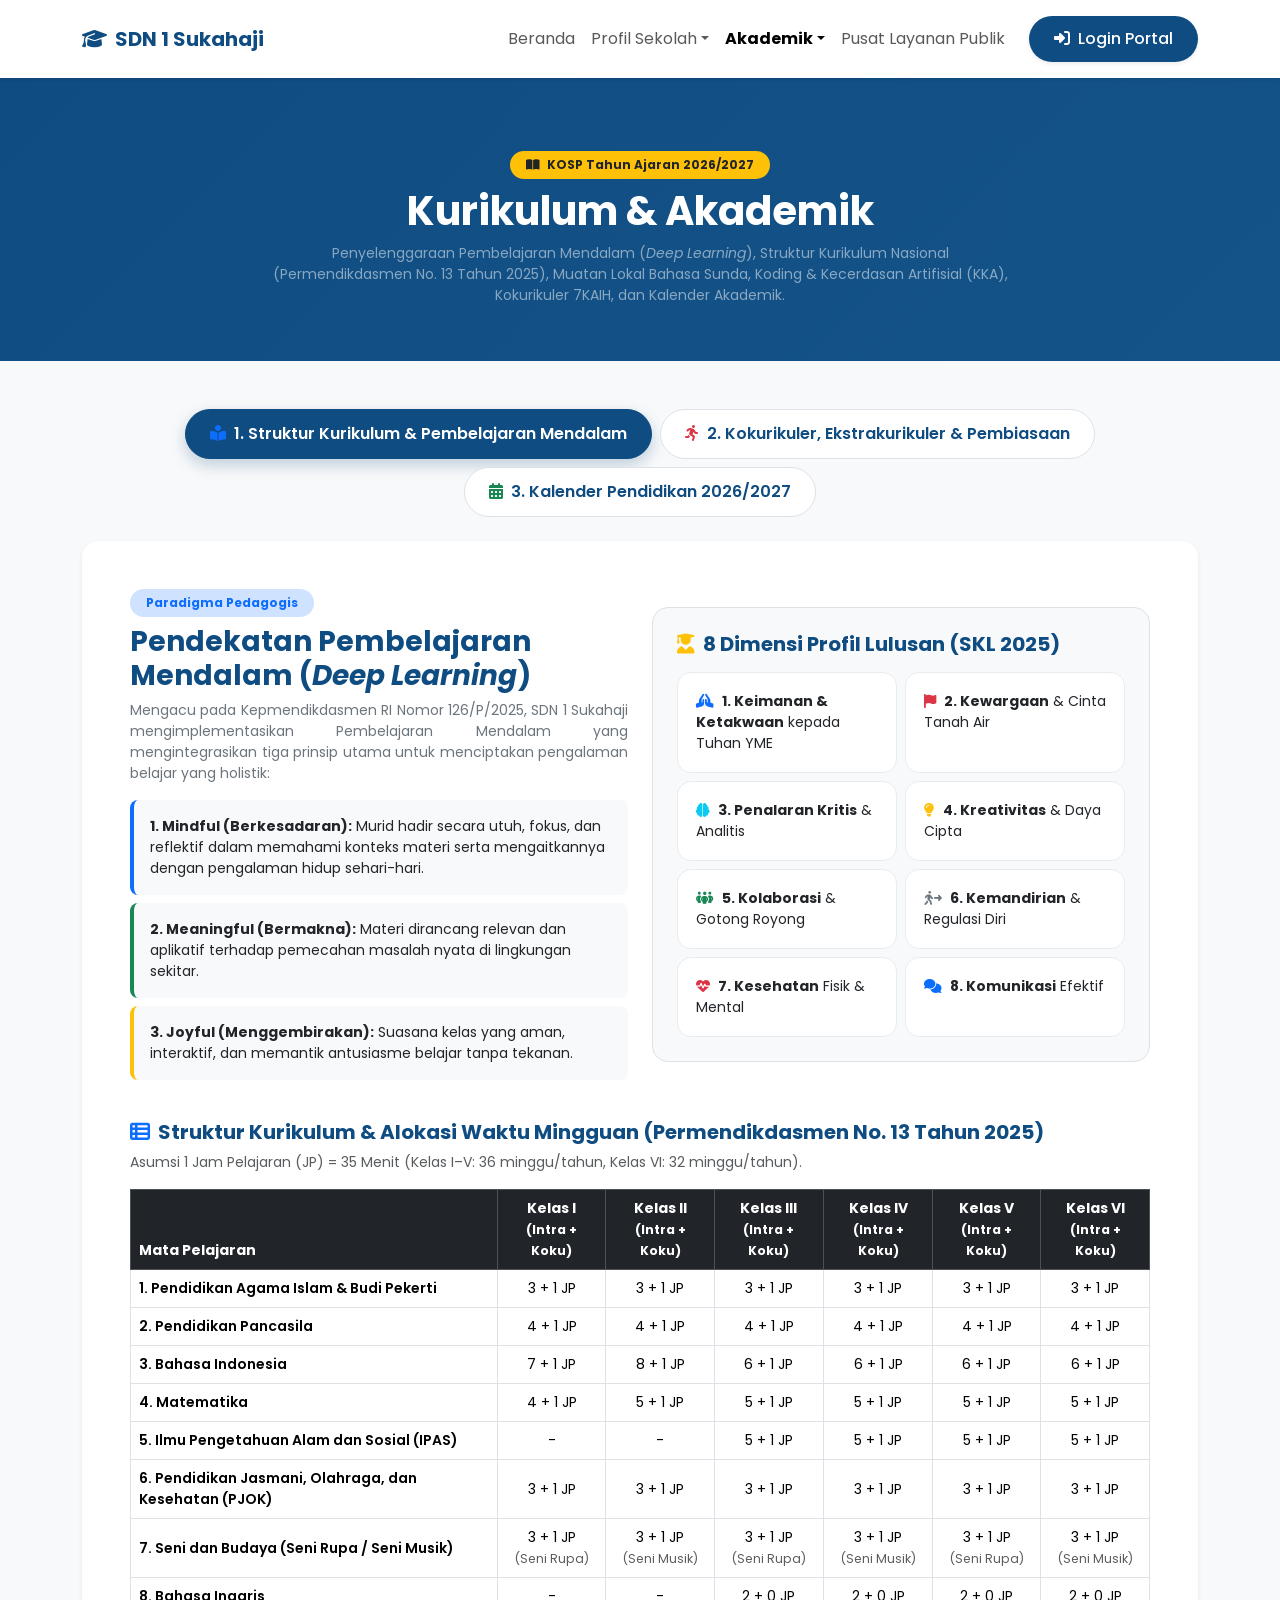
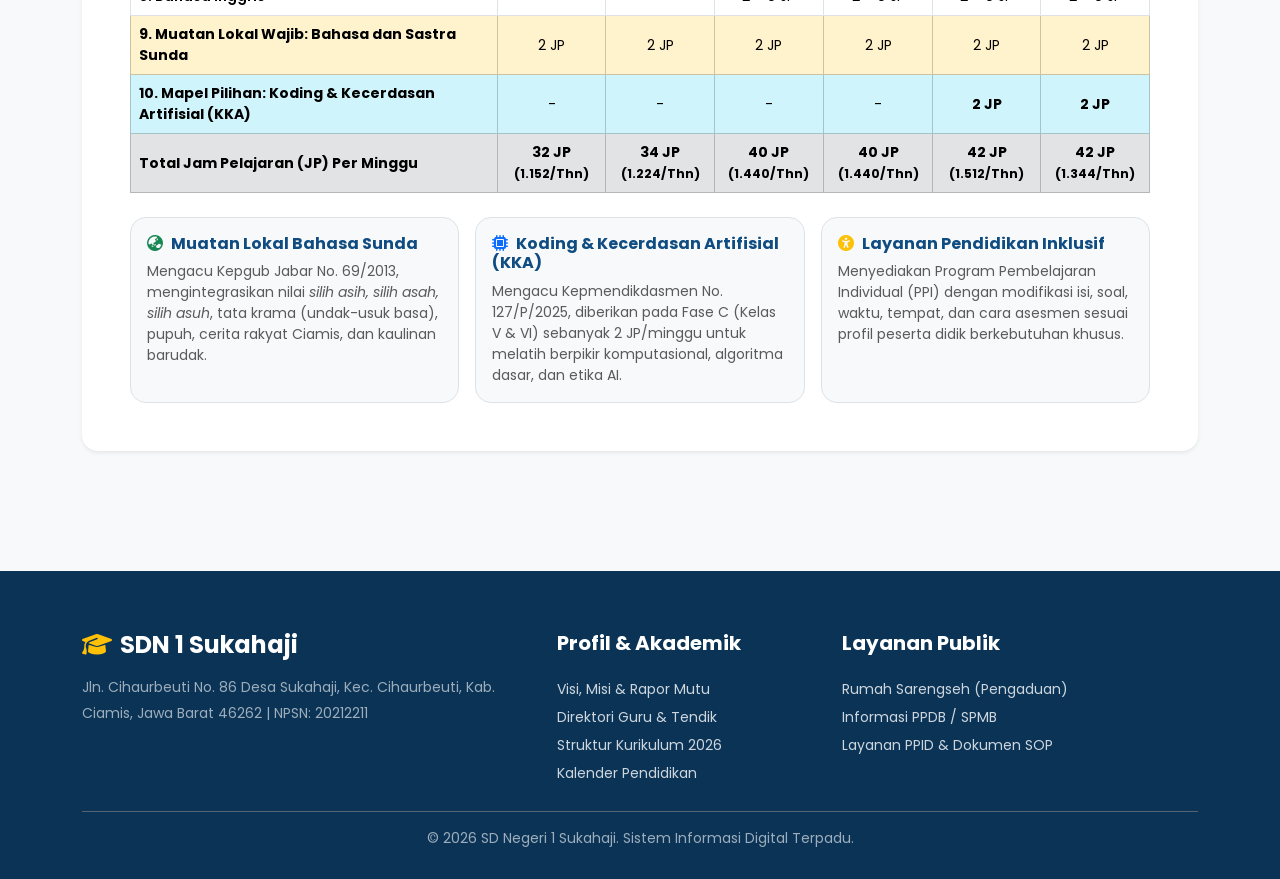
<file: akademik.html>
<!DOCTYPE html>
<html lang="id">
<head>
    <meta charset="UTF-8">
    <meta name="viewport" content="width=device-width, initial-scale=1.0">
    <title>Kurikulum & Akademik | SDN 1 Sukahaji</title>
    <link href="https://cdn.jsdelivr.net/npm/bootstrap@5.3.0/dist/css/bootstrap.min.css" rel="stylesheet">
    <link rel="stylesheet" href="https://cdnjs.cloudflare.com/ajax/libs/font-awesome/6.4.0/css/all.min.css">
    <link rel="stylesheet" href="css/style.css">
    <style>
        .dropdown-menu { border-radius: 12px; border: none; box-shadow: 0 10px 30px rgba(0,0,0,0.1); }
        .dropdown-item { padding: 10px 20px; font-weight: 500; color: #495057; transition: background 0.2s; }
        .dropdown-item:hover { background-color: #f0f7ff; color: #0f4c81; }

        .hero-akademik {
            background: linear-gradient(135deg, #0f4c81 0%, #145388 100%);
            color: white;
            padding: 95px 0 55px 0;
            margin-top: 56px;
        }
        .nav-pills-akademik .nav-link {
            color: #0f4c81;
            font-weight: 600;
            border-radius: 50px;
            padding: 12px 24px;
            border: 1px solid #dee2e6;
            background: #fff;
            transition: all 0.25s ease;
        }
        .nav-pills-akademik .nav-link:hover {
            background: #f0f7ff;
            border-color: #0f4c81;
        }
        .nav-pills-akademik .nav-link.active {
            background: #0f4c81;
            color: #fff;
            border-color: #0f4c81;
            box-shadow: 0 6px 15px rgba(15, 76, 129, 0.25);
        }
        .dimensi-card {
            border-radius: 14px;
            border: 1px solid #e9ecef;
            background: #fff;
            padding: 18px;
            height: 100%;
            transition: transform 0.2s;
        }
        .dimensi-card:hover { transform: translateY(-4px); box-shadow: 0 8px 20px rgba(0,0,0,0.06); }
        .footer-pro { background-color: #0a3356; color: rgba(255,255,255,0.8); padding: 60px 0 30px 0; }
        .footer-pro h5 { color: #fff; font-weight: bold; margin-bottom: 20px; }
        .footer-pro a { color: rgba(255,255,255,0.8); text-decoration: none; transition: color 0.3s; }
        .footer-pro a:hover { color: #ffc107; }
    </style>
</head>
<body class="bg-light">

    <!-- Navbar Seragam -->
    <nav class="navbar navbar-expand-lg navbar-light bg-white py-3 shadow-sm fixed-top">
        <div class="container">
            <a class="navbar-brand fw-bold text-primary-school" href="index.html">
                <i class="fas fa-graduation-cap me-2"></i>SDN 1 Sukahaji
            </a>
            <button class="navbar-toggler" type="button" data-bs-toggle="collapse" data-bs-target="#navbarNav">
                <span class="navbar-toggler-icon"></span>
            </button>
            <div class="collapse navbar-collapse" id="navbarNav">
                <ul class="navbar-nav ms-auto align-items-center">
                    <li class="nav-item"><a class="nav-link" href="index.html">Beranda</a></li>

                    <!-- Dropdown: Profil Sekolah -->
                    <li class="nav-item dropdown">
                        <a class="nav-link dropdown-toggle" href="#" role="button" data-bs-toggle="dropdown">Profil Sekolah</a>
                        <ul class="dropdown-menu">
                            <li><a class="dropdown-item" href="profil.html#sejarah"><i class="fas fa-landmark me-2 text-warning"></i> Sejarah & Visi Misi</a></li>
                            <li><a class="dropdown-item" href="profil.html#guru"><i class="fas fa-chalkboard-teacher me-2 text-success"></i> Direktori Guru & Tendik</a></li>
                            <li><a class="dropdown-item" href="profil.html#sarpras"><i class="fas fa-building me-2 text-info"></i> Fasilitas & Sarpras</a></li>
                        </ul>
                    </li>

                    <!-- Dropdown: Akademik (Aktif) -->
                    <li class="nav-item dropdown">
                        <a class="nav-link dropdown-toggle active fw-bold text-primary-school" href="#" role="button" data-bs-toggle="dropdown">Akademik</a>
                        <ul class="dropdown-menu">
                            <li><a class="dropdown-item" href="akademik.html#kurikulum" onclick="bukaTabAkademik('kurikulum')"><i class="fas fa-book-reader me-2 text-primary"></i> Kurikulum Satuan Pendidikan</a></li>
                            <li><a class="dropdown-item" href="akademik.html#ekskul" onclick="bukaTabAkademik('ekskul')"><i class="fas fa-running me-2 text-danger"></i> Ekstrakurikuler & Kokurikuler</a></li>
                            <li><a class="dropdown-item" href="akademik.html#kaldik" onclick="bukaTabAkademik('kaldik')"><i class="fas fa-calendar-check me-2 text-success"></i> Kalender Pendidikan</a></li>
                        </ul>
                    </li>

                    <!-- Menu Langsung: Pusat Layanan Publik -->
                    <li class="nav-item">
                        <a class="nav-link" href="layanan.html">Pusat Layanan Publik</a>
                    </li>

                    <li class="nav-item ms-lg-3 mt-2 mt-lg-0">
                        <a href="login.html" id="btnNavPortal" class="btn btn-school px-4 rounded-pill shadow-sm">
                            <i class="fas fa-sign-in-alt me-1"></i> Login Portal
                        </a>
                    </li>
                </ul>
            </div>
        </div>
    </nav>

    <!-- Hero Banner -->
    <section class="hero-akademik text-center">
        <div class="container">
            <span class="badge bg-warning text-dark px-3 py-2 rounded-pill fw-bold mb-2">
                <i class="fas fa-book-open me-1"></i> KOSP Tahun Ajaran 2026/2027
            </span>
            <h1 class="fw-bold display-6 mb-2">Kurikulum & Akademik</h1>
            <p class="small text-white-50 mx-auto mb-0" style="max-width: 740px;">
                Penyelenggaraan Pembelajaran Mendalam (<em>Deep Learning</em>), Struktur Kurikulum Nasional (Permendikdasmen No. 13 Tahun 2025), Muatan Lokal Bahasa Sunda, Koding & Kecerdasan Artifisial (KKA), Kokurikuler 7KAIH, dan Kalender Akademik.
            </p>
        </div>
    </section>

    <div class="container my-5 pb-5">
        <!-- Navigasi Sub-Halaman Akademik -->
        <ul class="nav nav-pills-akademik justify-content-center flex-wrap gap-2 mb-4" role="tablist">
            <li class="nav-item" role="presentation">
                <button class="nav-link active" id="btn-tab-kurikulum" data-bs-toggle="pill" data-bs-target="#pane-kurikulum" type="button" role="tab">
                    <i class="fas fa-book-reader me-2 text-primary"></i>1. Struktur Kurikulum & Pembelajaran Mendalam
                </button>
            </li>
            <li class="nav-item" role="presentation">
                <button class="nav-link" id="btn-tab-ekskul" data-bs-toggle="pill" data-bs-target="#pane-ekskul" type="button" role="tab">
                    <i class="fas fa-running me-2 text-danger"></i>2. Kokurikuler, Ekstrakurikuler & Pembiasaan
                </button>
            </li>
            <li class="nav-item" role="presentation">
                <button class="nav-link" id="btn-tab-kaldik" data-bs-toggle="pill" data-bs-target="#pane-kaldik" type="button" role="tab">
                    <i class="fas fa-calendar-days me-2 text-success"></i>3. Kalender Pendidikan 2026/2027
                </button>
            </li>
        </ul>

        <div class="tab-content">

            <!-- ========================================================================= -->
            <!-- TAB 1: KURIKULUM SATUAN PENDIDIKAN & DEEP LEARNING                        -->
            <!-- ========================================================================= -->
            <div class="tab-pane fade show active" id="pane-kurikulum" role="tabpanel">
                
                <!-- Pendekatan Deep Learning & 8 Profil Lulusan -->
                <div class="card border-0 shadow-sm rounded-4 p-4 p-md-5 bg-white mb-4">
                    <div class="row g-4 align-items-center mb-4">
                        <div class="col-lg-6">
                            <span class="badge bg-primary-subtle text-primary px-3 py-2 rounded-pill fw-bold mb-2">Paradigma Pedagogis</span>
                            <h3 class="fw-bold text-primary-school mb-2">Pendekatan Pembelajaran Mendalam (<em>Deep Learning</em>)</h3>
                            <p class="small text-secondary mb-3" style="text-align: justify;">
                                Mengacu pada Kepmendikdasmen RI Nomor 126/P/2025, SDN 1 Sukahaji mengimplementasikan Pembelajaran Mendalam yang mengintegrasikan tiga prinsip utama untuk menciptakan pengalaman belajar yang holistik:
                            </p>
                            <div class="d-flex flex-column gap-2 small">
                                <div class="p-3 bg-light rounded-3 border-start border-primary border-4">
                                    <strong>1. Mindful (Berkesadaran):</strong> Murid hadir secara utuh, fokus, dan reflektif dalam memahami konteks materi serta mengaitkannya dengan pengalaman hidup sehari-hari.
                                </div>
                                <div class="p-3 bg-light rounded-3 border-start border-success border-4">
                                    <strong>2. Meaningful (Bermakna):</strong> Materi dirancang relevan dan aplikatif terhadap pemecahan masalah nyata di lingkungan sekitar.
                                </div>
                                <div class="p-3 bg-light rounded-3 border-start border-warning border-4">
                                    <strong>3. Joyful (Menggembirakan):</strong> Suasana kelas yang aman, interaktif, dan memantik antusiasme belajar tanpa tekanan.
                                </div>
                            </div>
                        </div>

                        <div class="col-lg-6">
                            <div class="p-4 rounded-4 bg-light border">
                                <h5 class="fw-bold text-primary-school mb-3"><i class="fas fa-user-graduate text-warning me-2"></i>8 Dimensi Profil Lulusan (SKL 2025)</h5>
                                <div class="row g-2 small">
                                    <div class="col-6"><div class="dimensi-card"><i class="fas fa-hands-praying text-primary me-1"></i> <strong>1. Keimanan & Ketakwaan</strong> kepada Tuhan YME</div></div>
                                    <div class="col-6"><div class="dimensi-card"><i class="fas fa-flag text-danger me-1"></i> <strong>2. Kewargaan</strong> & Cinta Tanah Air</div></div>
                                    <div class="col-6"><div class="dimensi-card"><i class="fas fa-brain text-info me-1"></i> <strong>3. Penalaran Kritis</strong> & Analitis</div></div>
                                    <div class="col-6"><div class="dimensi-card"><i class="fas fa-lightbulb text-warning me-1"></i> <strong>4. Kreativitas</strong> & Daya Cipta</div></div>
                                    <div class="col-6"><div class="dimensi-card"><i class="fas fa-people-group text-success me-1"></i> <strong>5. Kolaborasi</strong> & Gotong Royong</div></div>
                                    <div class="col-6"><div class="dimensi-card"><i class="fas fa-person-walking-arrow-right text-secondary me-1"></i> <strong>6. Kemandirian</strong> & Regulasi Diri</div></div>
                                    <div class="col-6"><div class="dimensi-card"><i class="fas fa-heart-pulse text-danger me-1"></i> <strong>7. Kesehatan</strong> Fisik & Mental</div></div>
                                    <div class="col-6"><div class="dimensi-card"><i class="fas fa-comments text-primary me-1"></i> <strong>8. Komunikasi</strong> Efektif</div></div>
                                </div>
                            </div>
                        </div>
                    </div>

                    <!-- Tabel Struktur Kurikulum Kelas I - VI -->
                    <h5 class="fw-bold text-primary-school mt-3 mb-2"><i class="fas fa-table-list text-primary me-2"></i>Struktur Kurikulum & Alokasi Waktu Mingguan (Permendikdasmen No. 13 Tahun 2025)</h5>
                    <p class="small text-muted mb-3">Asumsi 1 Jam Pelajaran (JP) = 35 Menit (Kelas I–V: 36 minggu/tahun, Kelas VI: 32 minggu/tahun).</p>
                    <div class="table-responsive mb-4">
                        <table class="table table-bordered table-hover small align-middle text-center mb-0">
                            <thead class="table-dark">
                                <tr>
                                    <th class="text-start">Mata Pelajaran</th>
                                    <th>Kelas I<br><small>(Intra + Koku)</small></th>
                                    <th>Kelas II<br><small>(Intra + Koku)</small></th>
                                    <th>Kelas III<br><small>(Intra + Koku)</small></th>
                                    <th>Kelas IV<br><small>(Intra + Koku)</small></th>
                                    <th>Kelas V<br><small>(Intra + Koku)</small></th>
                                    <th>Kelas VI<br><small>(Intra + Koku)</small></th>
                                </tr>
                            </thead>
                            <tbody>
                                <tr><td class="text-start fw-semibold">1. Pendidikan Agama Islam & Budi Pekerti</td><td>3 + 1 JP</td><td>3 + 1 JP</td><td>3 + 1 JP</td><td>3 + 1 JP</td><td>3 + 1 JP</td><td>3 + 1 JP</td></tr>
                                <tr><td class="text-start fw-semibold">2. Pendidikan Pancasila</td><td>4 + 1 JP</td><td>4 + 1 JP</td><td>4 + 1 JP</td><td>4 + 1 JP</td><td>4 + 1 JP</td><td>4 + 1 JP</td></tr>
                                <tr><td class="text-start fw-semibold">3. Bahasa Indonesia</td><td>7 + 1 JP</td><td>8 + 1 JP</td><td>6 + 1 JP</td><td>6 + 1 JP</td><td>6 + 1 JP</td><td>6 + 1 JP</td></tr>
                                <tr><td class="text-start fw-semibold">4. Matematika</td><td>4 + 1 JP</td><td>5 + 1 JP</td><td>5 + 1 JP</td><td>5 + 1 JP</td><td>5 + 1 JP</td><td>5 + 1 JP</td></tr>
                                <tr><td class="text-start fw-semibold">5. Ilmu Pengetahuan Alam dan Sosial (IPAS)</td><td>-</td><td>-</td><td>5 + 1 JP</td><td>5 + 1 JP</td><td>5 + 1 JP</td><td>5 + 1 JP</td></tr>
                                <tr><td class="text-start fw-semibold">6. Pendidikan Jasmani, Olahraga, dan Kesehatan (PJOK)</td><td>3 + 1 JP</td><td>3 + 1 JP</td><td>3 + 1 JP</td><td>3 + 1 JP</td><td>3 + 1 JP</td><td>3 + 1 JP</td></tr>
                                <tr><td class="text-start fw-semibold">7. Seni dan Budaya (Seni Rupa / Seni Musik)</td><td>3 + 1 JP<br><small class="text-muted">(Seni Rupa)</small></td><td>3 + 1 JP<br><small class="text-muted">(Seni Musik)</small></td><td>3 + 1 JP<br><small class="text-muted">(Seni Rupa)</small></td><td>3 + 1 JP<br><small class="text-muted">(Seni Musik)</small></td><td>3 + 1 JP<br><small class="text-muted">(Seni Rupa)</small></td><td>3 + 1 JP<br><small class="text-muted">(Seni Musik)</small></td></tr>
                                <tr><td class="text-start fw-semibold">8. Bahasa Inggris</td><td>-</td><td>-</td><td>2 + 0 JP</td><td>2 + 0 JP</td><td>2 + 0 JP</td><td>2 + 0 JP</td></tr>
                                <tr class="table-warning"><td class="text-start fw-bold">9. Muatan Lokal Wajib: Bahasa dan Sastra Sunda</td><td>2 JP</td><td>2 JP</td><td>2 JP</td><td>2 JP</td><td>2 JP</td><td>2 JP</td></tr>
                                <tr class="table-info"><td class="text-start fw-bold">10. Mapel Pilihan: Koding & Kecerdasan Artifisial (KKA)</td><td>-</td><td>-</td><td>-</td><td>-</td><td><strong>2 JP</strong></td><td><strong>2 JP</strong></td></tr>
                                <tr class="table-secondary fw-bold">
                                    <td class="text-start">Total Jam Pelajaran (JP) Per Minggu</td>
                                    <td>32 JP<br><small>(1.152/Thn)</small></td>
                                    <td>34 JP<br><small>(1.224/Thn)</small></td>
                                    <td>40 JP<br><small>(1.440/Thn)</small></td>
                                    <td>40 JP<br><small>(1.440/Thn)</small></td>
                                    <td>42 JP<br><small>(1.512/Thn)</small></td>
                                    <td>42 JP<br><small>(1.344/Thn)</small></td>
                                </tr>
                            </tbody>
                        </table>
                    </div>

                    <!-- Muatan Lokal, Koding & KA, serta Pendidikan Inklusif -->
                    <div class="row g-3">
                        <div class="col-md-4">
                            <div class="p-3 border rounded-4 h-100 bg-light">
                                <h6 class="fw-bold text-primary-school"><i class="fas fa-earth-asia me-2 text-success"></i>Muatan Lokal Bahasa Sunda</h6>
                                <p class="small text-muted mb-0">Mengacu Kepgub Jabar No. 69/2013, mengintegrasikan nilai <em>silih asih, silih asah, silih asuh</em>, tata krama (undak-usuk basa), pupuh, cerita rakyat Ciamis, dan kaulinan barudak.</p>
                            </div>
                        </div>
                        <div class="col-md-4">
                            <div class="p-3 border rounded-4 h-100 bg-light">
                                <h6 class="fw-bold text-primary-school"><i class="fas fa-microchip me-2 text-primary"></i>Koding & Kecerdasan Artifisial (KKA)</h6>
                                <p class="small text-muted mb-0">Mengacu Kepmendikdasmen No. 127/P/2025, diberikan pada Fase C (Kelas V & VI) sebanyak 2 JP/minggu untuk melatih berpikir komputasional, algoritma dasar, dan etika AI.</p>
                            </div>
                        </div>
                        <div class="col-md-4">
                            <div class="p-3 border rounded-4 h-100 bg-light">
                                <h6 class="fw-bold text-primary-school"><i class="fas fa-universal-access me-2 text-warning"></i>Layanan Pendidikan Inklusif</h6>
                                <p class="small text-muted mb-0">Menyediakan Program Pembelajaran Individual (PPI) dengan modifikasi isi, soal, waktu, tempat, dan cara asesmen sesuai profil peserta didik berkebutuhan khusus.</p>
                            </div>
                        </div>
                    </div>
                </div>

            </div>

            <!-- ========================================================================= -->
            <!-- TAB 2: KOKURIKULER, EKSTRAKURIKULER & BUDAYA PEMBIASAAN                   -->
            <!-- ========================================================================= -->
            <div class="tab-pane fade" id="pane-ekskul" role="tabpanel">
                
                <!-- Kokurikuler Projek Anak Hebat -->
                <div class="card border-0 shadow-sm rounded-4 p-4 p-md-5 bg-white mb-4">
                    <div class="row align-items-center g-4">
                        <div class="col-lg-7">
                            <span class="badge bg-warning text-dark px-3 py-2 rounded-pill fw-bold mb-2">Program Kokurikuler Terpadu</span>
                            <h3 class="fw-bold text-primary-school mb-2">Kokurikuler "Projek Anak Hebat" (7KAIH)</h3>
                            <p class="small text-secondary mb-3" style="text-align: justify;">
                                Kokurikuler di SDN 1 Sukahaji dilaksanakan melalui pembelajaran kolaboratif lintas disiplin ilmu berbasis <strong>Project Based Learning (PjBL)</strong> dengan alokasi 6 JP/minggu (Kelas I–II) dan 7 JP/minggu (Kelas III–VI) pada hari Jumat dan Sabtu. Program ini dirancang untuk menginternalisasi <strong>7 Kebiasaan Anak Indonesia Hebat</strong> melalui eksplorasi masalah nyata, kampanye lingkungan, pameran budaya, pembuatan produk edukasi, hingga pemantapan Jurnal Harian 7KAIH.
                            </p>
                            <a href="jurnal.html" class="btn btn-school btn-sm rounded-pill px-4">
                                <i class="fas fa-star me-1 text-warning"></i> Buka Aplikasi Jurnal 7KAIH
                            </a>
                        </div>
                        <div class="col-lg-5">
                            <div class="p-4 bg-light rounded-4 border">
                                <h6 class="fw-bold text-primary-school mb-2"><i class="fas fa-diagram-project me-2 text-primary"></i>Tahapan Pelaksanaan Projek</h6>
                                <ol class="small text-muted mb-0 lh-lg">
                                    <li>Pertanyaan Esensial & Identifikasi Masalah Lingkungan Sekitar</li>
                                    <li>Perencanaan Projek, Pembagian Peran & Jadwal Kelompok</li>
                                    <li>Eksplorasi Lapangan & Pembuatan Produk Nyata</li>
                                    <li>Gelar Karya / Presentasi di Hadapan Guru & Orang Tua</li>
                                    <li>Asesmen Otentik & Jurnal Refleksi Tindak Lanjut</li>
                                </ol>
                            </div>
                        </div>
                    </div>
                </div>

                <!-- Ekstrakurikuler Wajib & Pilihan -->
                <div class="card border-0 shadow-sm rounded-4 p-4 p-md-5 bg-white mb-4">
                    <span class="badge bg-danger-subtle text-danger px-3 py-2 rounded-pill fw-bold mb-2" style="width: fit-content;">Pengembangan Minat & Bakat</span>
                    <h3 class="fw-bold text-primary-school mb-3">Program Ekstrakurikuler SDN 1 Sukahaji</h3>

                    <div class="row g-3">
                        <div class="col-md-6 col-lg-3">
                            <div class="p-3 border rounded-4 h-100 bg-light border-top border-primary border-4">
                                <div class="fw-bold text-primary-school mb-2"><i class="fas fa-campground me-2 text-primary"></i>1. Ekstrakurikuler Wajib</div>
                                <span class="badge bg-primary mb-2">Kepramukaan</span>
                                <p class="small text-muted mb-0">Wahana melatih kepemimpinan, berorganisasi, kemandirian, ketangkasan, jiwa sosial, dan kerja sama regu.</p>
                            </div>
                        </div>
                        <div class="col-md-6 col-lg-3">
                            <div class="p-3 border rounded-4 h-100 bg-light border-top border-success border-4">
                                <div class="fw-bold text-primary-school mb-2"><i class="fas fa-volleyball me-2 text-success"></i>2. Pilihan Olahraga</div>
                                <ul class="small text-muted ps-3 mb-0 lh-lg">
                                    <li><strong>Bola Voli</strong></li>
                                    <li><strong>Bulu Tangkis</strong></li>
                                    <li><strong>Sepak Bola</strong></li>
                                </ul>
                            </div>
                        </div>
                        <div class="col-md-6 col-lg-3">
                            <div class="p-3 border rounded-4 h-100 bg-light border-top border-warning border-4">
                                <div class="fw-bold text-primary-school mb-2"><i class="fas fa-palette me-2 text-warning"></i>3. Pilihan Seni & Budaya</div>
                                <ul class="small text-muted ps-3 mb-0 lh-lg">
                                    <li><strong>Seni Tari</strong></li>
                                    <li><strong>Pantomim</strong></li>
                                    <li><strong>Melukis</strong></li>
                                </ul>
                            </div>
                        </div>
                        <div class="col-md-6 col-lg-3">
                            <div class="p-3 border rounded-4 h-100 bg-light border-top border-info border-4">
                                <div class="fw-bold text-primary-school mb-2"><i class="fas fa-mosque me-2 text-info"></i>4. Pilihan Keagamaan</div>
                                <ul class="small text-muted ps-3 mb-0 lh-lg">
                                    <li><strong>BTQ (Baca Tulis Al-Qur'an)</strong></li>
                                    <li><strong>Seni Kaligrafi</strong></li>
                                </ul>
                            </div>
                        </div>
                    </div>
                </div>

                <!-- Aktualisasi Budaya Sekolah (Pembiasaan) -->
                <div class="card border-0 shadow-sm rounded-4 p-4 p-md-5 bg-white">
                    <span class="badge bg-success-subtle text-success px-3 py-2 rounded-pill fw-bold mb-2" style="width: fit-content;">Habituasi Karakter</span>
                    <h3 class="fw-bold text-primary-school mb-3">Aktualisasi Budaya & Pembiasaan Sekolah</h3>
                    <div class="row g-3 small">
                        <div class="col-md-6 col-lg-3">
                            <div class="p-3 bg-light rounded-4 h-100">
                                <h6 class="fw-bold text-primary-school"><i class="fas fa-sun text-warning me-2"></i>Pembiasaan Harian (07.00–07.15)</h6>
                                <ul class="ps-3 mb-0 text-secondary lh-lg">
                                    <li>Penyambutan murid & Salam/Embun Pagi</li>
                                    <li><em>One Day One Surah</em> & Surah Yasin</li>
                                    <li>Sholat Dhuha Berjamaah</li>
                                    <li>Lagu Kebangsaan & Lagu Daerah</li>
                                    <li>Gerakan Pungut Sampah (GPS)</li>
                                    <li>Literasi Pagi</li>
                                </ul>
                            </div>
                        </div>
                        <div class="col-md-6 col-lg-3">
                            <div class="p-3 bg-light rounded-4 h-100">
                                <h6 class="fw-bold text-primary-school"><i class="fas fa-calendar-week text-primary me-2"></i>Pembiasaan Mingguan</h6>
                                <ul class="ps-3 mb-0 text-secondary lh-lg">
                                    <li>Upacara Bendera Hari Senin</li>
                                    <li>Latihan Rutin Kepramukaan</li>
                                    <li>Jumat Bersih & Sehat</li>
                                </ul>
                            </div>
                        </div>
                        <div class="col-md-6 col-lg-3">
                            <div class="p-3 bg-light rounded-4 h-100">
                                <h6 class="fw-bold text-primary-school"><i class="fas fa-calendar-alt text-success me-2"></i>Kegiatan Bulanan & Tahunan</h6>
                                <ul class="ps-3 mb-0 text-secondary lh-lg">
                                    <li>Pengajian Rutin Bulanan (Minggu ke-4 bersama warga sekitar)</li>
                                    <li>Bakti Sosial Ramadhan & Pesantren Kilat</li>
                                    <li>Semarak Kemerdekaan RI, Pameran Kelas & PHBI</li>
                                </ul>
                            </div>
                        </div>
                        <div class="col-md-6 col-lg-3">
                            <div class="p-3 bg-light rounded-4 h-100">
                                <h6 class="fw-bold text-primary-school"><i class="fas fa-hands-holding-heart text-danger me-2"></i>Kecakapan Hidup (Life Skill)</h6>
                                <ul class="ps-3 mb-0 text-secondary lh-lg">
                                    <li>Budaya tertib mengambil & menyimpan buku</li>
                                    <li>Adab mengucapkan salam & berbicara santun</li>
                                    <li>Aksi solidaritas sosial & menengok teman sakit</li>
                                </ul>
                            </div>
                        </div>
                    </div>
                </div>

            </div>

            <!-- ========================================================================= -->
            <!-- TAB 3: KALENDER PENDIDIKAN T.A. 2026/2027                                 -->
            <!-- ========================================================================= -->
            <div class="tab-pane fade" id="pane-kaldik" role="tabpanel">
                <div class="card border-0 shadow-sm rounded-4 p-4 p-md-5 bg-white">
                    <div class="d-flex justify-content-between align-items-center flex-wrap mb-4">
                        <div>
                            <span class="badge bg-success-subtle text-success px-3 py-2 rounded-pill fw-bold mb-2">Pedoman Waktu Pembelajaran</span>
                            <h3 class="fw-bold text-primary-school mb-1">Kalender Pendidikan Tahun Pelajaran 2026/2027</h3>
                            <p class="text-muted small mb-0">Mengacu SK Kepala Dinas Pendidikan Kabupaten Ciamis Nomor: 400.3.5.1/4574-Disdik.1/2026.</p>
                        </div>
                        <div class="d-flex gap-2 mt-2 mt-md-0">
                            <span class="badge bg-primary px-3 py-2">Semester 1: 138 Hari Efektif</span>
                            <span class="badge bg-info text-dark px-3 py-2">Semester 2: 119 Hari Efektif</span>
                            <span class="badge bg-success px-3 py-2">Total: 257 Hari Efektif</span>
                        </div>
                    </div>

                    <!-- Rekap Hari Efektif Per Bulan -->
                    <h6 class="fw-bold text-primary-school mb-2"><i class="fas fa-calculator me-2 text-primary"></i>Distribusi Hari Efektif Belajar (HE) Per Bulan</h6>
                    <div class="table-responsive mb-4">
                        <table class="table table-sm table-bordered text-center small align-middle mb-0">
                            <thead class="table-light">
                                <tr>
                                    <th>Jul 2026</th><th>Agu 2026</th><th>Sep 2026</th><th>Okt 2026</th><th>Nov 2026</th><th>Des 2026</th>
                                    <th class="table-primary">Sub Sem 1</th>
                                    <th>Jan 2027</th><th>Feb 2027</th><th>Mar 2027</th><th>Apr 2027</th><th>Mei 2027</th><th>Jun 2027</th>
                                    <th class="table-info">Sub Sem 2</th>
                                </tr>
                            </thead>
                            <tbody class="fw-bold">
                                <tr>
                                    <td>15 HE</td><td>24 HE</td><td>26 HE</td><td>27 HE</td><td>25 HE</td><td>21 HE</td>
                                    <td class="table-primary text-primary">138 HE</td>
                                    <td>18 HE</td><td>17 HE</td><td>15 HE</td><td>25 HE</td><td>23 HE</td><td>21 HE</td>
                                    <td class="table-info text-dark">119 HE</td>
                                </tr>
                            </tbody>
                        </table>
                    </div>

                    <!-- Agenda Semester 1 & Semester 2 -->
                    <div class="row g-4">
                        <div class="col-lg-6">
                            <h6 class="fw-bold text-primary-school mb-2"><i class="fas fa-calendar-check me-2 text-success"></i>Agenda Utama Semester 1 (Ganjil 2026)</h6>
                            <div class="table-responsive">
                                <table class="table table-bordered table-hover small mb-0">
                                    <thead class="table-light"><tr><th style="width: 38%;">Tanggal</th><th>Kegiatan Akademik</th></tr></thead>
                                    <tbody>
                                        <tr><td class="fw-semibold">15 Juli 2026</td><td>Hari Pertama Masuk Sekolah T.A. 2026/2027</td></tr>
                                        <tr><td class="fw-semibold">15 – 21 Juli 2026</td><td>Masa Pengenalan Lingkungan Sekolah (MPLS)</td></tr>
                                        <tr><td class="fw-semibold">27 – 31 Juli 2026</td><td>Pengumpulan Dokumen RKT dan KSP</td></tr>
                                        <tr><td class="fw-semibold">3 – 31 Agustus 2026</td><td>Pelaksanaan Survei Lingkungan Belajar (Sulingjar)</td></tr>
                                        <tr><td class="fw-semibold">14 & 17 Agustus 2026</td><td>Hari Pramuka & HUT Proklamasi Kemerdekaan RI</td></tr>
                                        <tr><td class="fw-semibold">24 – 29 Agustus 2026</td><td>FTBI Jenjang SD Tingkat Kabupaten</td></tr>
                                        <tr><td class="fw-semibold">1 – 30 November 2026</td><td>Bulan Imunisasi Anak Sekolah (BIAS Kelas 1, 2, 5, 6)</td></tr>
                                        <tr><td class="fw-semibold">25 November 2026</td><td>Peringatan Hari Guru Nasional / PGRI</td></tr>
                                        <tr class="table-warning"><td class="fw-semibold">30 Nov – 11 Des 2026</td><td><strong>Asesmen Sumatif Akhir Semester (ASAS) I</strong></td></tr>
                                        <tr class="table-success"><td class="fw-semibold">23 Desember 2026</td><td><strong>Penetapan & Pembagian Rapor Semester I</strong></td></tr>
                                        <tr><td class="fw-semibold">28 Des 2026 – 9 Jan 2027</td><td>Libur Semester I</td></tr>
                                    </tbody>
                                </table>
                            </div>
                        </div>

                        <div class="col-lg-6">
                            <h6 class="fw-bold text-primary-school mb-2"><i class="fas fa-calendar-plus me-2 text-info"></i>Agenda Utama Semester 2 (Genap 2027)</h6>
                            <div class="table-responsive">
                                <table class="table table-bordered table-hover small mb-0">
                                    <thead class="table-light"><tr><th style="width: 38%;">Tanggal</th><th>Kegiatan Akademik</th></tr></thead>
                                    <tbody>
                                        <tr><td class="fw-semibold">11 Januari 2027</td><td>Hari Pertama Masuk Sekolah Semester II</td></tr>
                                        <tr><td class="fw-semibold">8 – 12 Februari 2027</td><td>Prakiraan Libur Awal Ramadhan 1448 H</td></tr>
                                        <tr><td class="fw-semibold">15 Feb – 6 Maret 2027</td><td>Kegiatan Penumbuhan Budi Pekerti / Pesantren Ramadhan</td></tr>
                                        <tr><td class="fw-semibold">8 – 19 Maret 2027</td><td>Prakiraan Libur Hari Raya Idul Fitri 1448 H</td></tr>
                                        <tr><td class="fw-semibold">5 – 10 April 2027</td><td>Prakiraan Pentas PAI Jenjang SD</td></tr>
                                        <tr><td class="fw-semibold">19 – 30 April 2027</td><td>Prakiraan Tes Kemampuan Akademik (TKA) SD</td></tr>
                                        <tr><td class="fw-semibold">2 Mei 2027 & Mei 2027</td><td>Hardiknas & O2SN / FLS3N Tingkat Kabupaten</td></tr>
                                        <tr class="table-warning"><td class="fw-semibold">11 – 22 Mei 2027</td><td><strong>Prakiraan Asesmen Sumatif Akhir Jenjang (ASAJ) SD</strong></td></tr>
                                        <tr class="table-warning"><td class="fw-semibold">7 – 19 Juni 2027</td><td><strong>Prakiraan Asesmen Sumatif Akhir Tahun / Fase</strong></td></tr>
                                        <tr class="table-success"><td class="fw-semibold">25 Juni 2027</td><td><strong>Penetapan & Pembagian Rapor Semester II</strong></td></tr>
                                        <tr><td class="fw-semibold">28 Juni – 10 Juli 2027</td><td>Libur Akhir Tahun Pelajaran & Masa SPMB 2027/2028</td></tr>
                                    </tbody>
                                </table>
                            </div>
                        </div>
                    </div>

                </div>
            </div>

        </div>
    </div>

    <!-- Footer Profesional -->
    <footer class="footer-pro">
        <div class="container">
            <div class="row g-4 mb-4">
                <div class="col-lg-5">
                    <h4 class="text-white fw-bold mb-3"><i class="fas fa-graduation-cap me-2 text-warning"></i>SDN 1 Sukahaji</h4>
                    <p class="small opacity-75 mb-0" style="line-height: 1.8;">Jln. Cihaurbeuti No. 86 Desa Sukahaji, Kec. Cihaurbeuti, Kab. Ciamis, Jawa Barat 46262 | NPSN: 20212211</p>
                </div>
                <div class="col-lg-3 col-md-6">
                    <h5>Profil & Akademik</h5>
                    <ul class="list-unstyled small lh-lg mb-0">
                        <li><a href="profil.html#sejarah">Visi, Misi & Rapor Mutu</a></li>
                        <li><a href="profil.html#guru">Direktori Guru & Tendik</a></li>
                        <li><a href="akademik.html#kurikulum">Struktur Kurikulum 2026</a></li>
                        <li><a href="akademik.html#kaldik">Kalender Pendidikan</a></li>
                    </ul>
                </div>
                <div class="col-lg-4 col-md-6">
                    <h5>Layanan Publik</h5>
                    <ul class="list-unstyled small lh-lg mb-0">
                        <li><a href="layanan.html#sarengseh">Rumah Sarengseh (Pengaduan)</a></li>
                        <li><a href="layanan.html#ppdb">Informasi PPDB / SPMB</a></li>
                        <li><a href="layanan.html#ppid">Layanan PPID & Dokumen SOP</a></li>
                    </ul>
                </div>
            </div>
            <div class="border-top border-secondary pt-3 text-center small opacity-75">
                &copy; 2026 SD Negeri 1 Sukahaji. Sistem Informasi Digital Terpadu.
            </div>
        </div>
    </footer>

    <script src="https://cdn.jsdelivr.net/npm/bootstrap@5.3.0/dist/js/bootstrap.bundle.min.js"></script>
    <script>
        // Deteksi Sesi Login
        const activeSession = localStorage.getItem('userSession');
        if (activeSession) {
            try {
                const u = JSON.parse(activeSession);
                const namaSingkat = u.nama ? u.nama.split(' ')[0] : 'Akun';
                const btnNav = document.getElementById('btnNavPortal');
                if (btnNav) {
                    btnNav.href = 'dashboard.html';
                    btnNav.innerHTML = `<i class="fas fa-th-large me-1"></i> Ruang Kerja (${namaSingkat})`;
                }
            } catch (e) {}
        }

        function bukaTabAkademik(hashName) {
            const mapTab = {
                'kurikulum': 'btn-tab-kurikulum',
                'ekskul': 'btn-tab-ekskul',
                'kaldik': 'btn-tab-kaldik'
            };
            const targetId = mapTab[hashName];
            if (targetId) {
                const btn = document.getElementById(targetId);
                if (btn) btn.click();
            }
        }

        document.addEventListener("DOMContentLoaded", function() {
            const hash = window.location.hash.replace('#', '');
            if (hash) bukaTabAkademik(hash);
        });
        window.addEventListener("hashchange", function() {
            const hash = window.location.hash.replace('#', '');
            if (hash) bukaTabAkademik(hash);
        });
    </script>
</body>
</html>
</file>
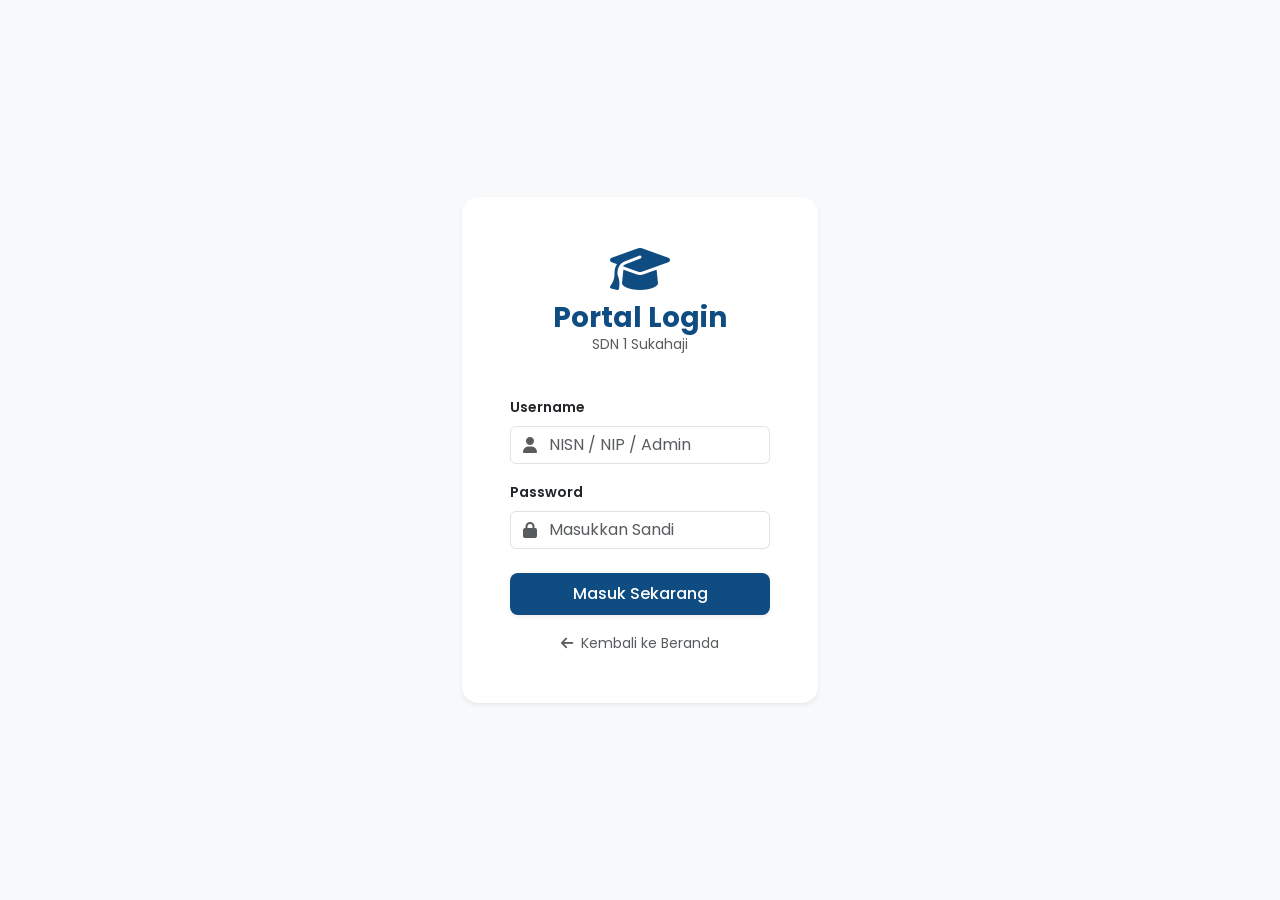
<file: dashboard.html>
<!DOCTYPE html>
<html lang="id">
<head>
    <meta charset="UTF-8">
    <meta name="viewport" content="width=device-width, initial-scale=1.0">
    <title>Dashboard Ruang Kerja | SDN 1 Sukahaji</title>
    <link href="https://cdn.jsdelivr.net/npm/bootstrap@5.3.0/dist/css/bootstrap.min.css" rel="stylesheet">
    <link rel="stylesheet" href="https://cdnjs.cloudflare.com/ajax/libs/font-awesome/6.4.0/css/all.min.css">
    <link rel="stylesheet" href="css/style.css">
    <style>
        .menu-card { cursor: pointer; transition: all 0.25s ease; border: 2px solid transparent; position: relative; }
        .menu-card:hover { transform: translateY(-5px); border-color: #0f4c81; }
        .menu-card.active-panel { border-color: #0f4c81; background-color: #f0f7ff; }
        .step-badge { font-size: 0.78rem; padding: 5px 12px; border-radius: 50px; font-weight: 600; }
        .timeline-box { border-left: 3px solid #0f4c81; padding-left: 12px; margin-top: 8px; background: #f8f9fa; border-radius: 0 8px 8px 0; padding: 8px 12px; }
        .timeline-kepsek { border-left-color: #dc3545; background: #fff5f5; }
        .thumb-mini { width: 56px; height: 42px; object-fit: cover; border-radius: 6px; border: 1px solid #dee2e6; background: #f8f9fa; }
        .socmed-badge-mini { display: inline-flex; align-items: center; justify-content: center; width: 56px; height: 42px; border-radius: 6px; color: #fff; font-size: 18px; }
        
        .notif-dropdown-menu { width: 340px; max-height: 400px; overflow-y: auto; border-radius: 14px; }
        .notif-item { border-bottom: 1px solid #f1f1f1; padding: 10px 14px; cursor: pointer; transition: background 0.2s; white-space: normal; }
        .notif-item:hover { background-color: #f0f7ff; }
        .notif-item:last-child { border-bottom: none; }
        .card-notif-badge { position: absolute; top: 14px; right: 14px; font-size: 0.75rem; padding: 5px 10px; }
        
        @keyframes bellRing {
            0%, 100% { transform: rotate(0); }
            20%, 60% { transform: rotate(12deg); }
            40%, 80% { transform: rotate(-12deg); }
        }
        .bell-active { animation: bellRing 1.2s ease infinite; color: #ffc107 !important; }
    </style>
</head>
<body class="bg-light">

    <!-- Navbar Dashboard -->
    <nav class="navbar navbar-expand-lg navbar-dark bg-primary-school shadow-sm sticky-top">
        <div class="container-fluid px-3 px-md-4">
            <a class="navbar-brand fw-bold" href="dashboard.html">
                <i class="fas fa-graduation-cap me-2 text-warning"></i>Portal SDN 1 Sukahaji
            </a>
            <div class="d-flex align-items-center text-white">
                <a href="layanan.html" class="btn btn-warning btn-sm rounded-pill px-3 me-2 fw-semibold text-dark">
                    <i class="fas fa-globe me-1"></i> <span class="d-none d-sm-inline">Pusat Layanan Publik</span>
                </a>

                <!-- Dropdown Lonceng Notifikasi Terpadu -->
                <div class="dropdown me-3">
                    <button class="btn btn-outline-light btn-sm rounded-circle position-relative" style="width: 36px; height: 36px;" data-bs-toggle="dropdown" aria-expanded="false" title="Notifikasi Aktivitas">
                        <i class="fas fa-bell" id="bellIcon"></i>
                        <span class="position-absolute top-0 start-100 translate-middle badge rounded-pill bg-danger d-none" id="notifTotalBadge">0</span>
                    </button>
                    <div class="dropdown-menu dropdown-menu-end shadow-lg border-0 p-0 notif-dropdown-menu">
                        <div class="p-3 bg-primary-school text-white d-flex justify-content-between align-items-center rounded-top-3">
                            <span class="fw-bold small"><i class="fas fa-bell me-2 text-warning"></i>Notifikasi & Tindak Lanjut</span>
                            <button class="btn btn-sm text-white p-0" onclick="muatNotifikasi(event)" title="Segarkan Notifikasi"><i class="fas fa-sync-alt"></i></button>
                        </div>
                        <div id="notifListContainer">
                            <div class="p-4 text-center text-muted small">Memeriksa aktivitas terbaru...</div>
                        </div>
                    </div>
                </div>

                <div class="text-end me-3 d-none d-md-block">
                    <div class="fw-bold small" id="userNameDisplay">Memuat...</div>
                    <small class="text-warning" id="userRoleDisplay">Memuat...</small>
                </div>
                <button onclick="logout()" class="btn btn-outline-light btn-sm rounded-pill px-3">
                    <i class="fas fa-sign-out-alt me-1"></i> Keluar
                </button>
            </div>
        </div>
    </nav>

    <div class="container mt-4 mb-5">
        <!-- Sambutan Pengguna -->
        <div class="card card-soft border-0 bg-white p-4 rounded-4 shadow-sm mb-4">
            <div class="d-flex flex-wrap justify-content-between align-items-center">
                <div>
                    <h4 class="fw-bold text-primary-school mb-1">Selamat Datang, <span id="welcomeName"></span>!</h4>
                    <p class="text-muted small mb-0">Ruang Kerja Terpadu SDN 1 Sukahaji | Otoritas Akses: <strong id="welcomeRole" class="text-warning bg-dark px-2 py-1 rounded"></strong></p>
                </div>
                <div class="mt-2 mt-md-0 d-flex flex-wrap gap-2">
                    <a href="index.html" class="btn btn-outline-primary btn-sm rounded-pill px-3"><i class="fas fa-home me-1"></i> Beranda Web</a>
                    <a href="layanan.html" class="btn btn-primary btn-sm rounded-pill px-3"><i class="fas fa-globe me-1"></i> Lihat Galeri & Layanan Publik</a>
                </div>
            </div>
        </div>

        <!-- Kartu Navigasi Modul Utama (4 Modul Terpadu) -->
        <div class="row g-3 mb-4">
            <!-- Modul 1: Jurnal 7KAIH -->
            <div class="col-md-6 col-lg-3">
                <div class="card card-soft menu-card h-100 border-0 p-4 text-center rounded-4 shadow-sm d-flex flex-column" onclick="window.location.href='jurnal.html'">
                    <span class="badge bg-danger rounded-pill card-notif-badge d-none" id="badgeCardJurnal">0 Menunggu</span>
                    <div class="fs-1 text-warning mb-2"><i class="fas fa-book-open"></i></div>
                    <h5 class="fw-bold text-primary-school">Jurnal 7KAIH</h5>
                    <p class="text-muted small mb-3">Isi kalender harian, validasi kelas, dan cetak rekapitulasi laporan 7KAIH.</p>
                    <span class="btn btn-school btn-sm w-100 mt-auto rounded-pill">Buka Modul Jurnal <i class="fas fa-arrow-right ms-1"></i></span>
                </div>
            </div>

            <!-- Modul 2: Rumah Sarengseh -->
            <div class="col-md-6 col-lg-3">
                <div class="card card-soft menu-card h-100 border-0 p-4 text-center rounded-4 shadow-sm d-flex flex-column" id="cardMenuSarengseh" onclick="bukaPanel('SARENGSEH')">
                    <span class="badge bg-danger rounded-pill card-notif-badge d-none" id="badgeCardAduan">0 Aduan</span>
                    <div class="fs-1 text-danger mb-2"><i class="fas fa-shield-heart"></i></div>
                    <h5 class="fw-bold text-primary-school">Rumah Sarengseh</h5>
                    <p class="text-muted small mb-3">Layanan Pengaduan TPPK, Konseling BK, Kotak Aspirasi, & Keselamatan Sarpras.</p>
                    <button class="btn btn-outline-danger btn-sm w-100 mt-auto rounded-pill fw-semibold">Kelola Pengaduan</button>
                </div>
            </div>

            <!-- Modul 3: Panggung Suka Karya (Guru, Kepsek, Admin) -->
            <div class="col-md-6 col-lg-3 d-none" id="colMenuGaleri">
                <div class="card card-soft menu-card h-100 border-0 p-4 text-center rounded-4 shadow-sm d-flex flex-column" id="cardMenuGaleri" onclick="bukaPanel('GALERI')">
                    <span class="badge bg-success rounded-pill card-notif-badge d-none" id="badgeCardGaleri">0 Karya</span>
                    <div class="fs-1 text-success mb-2"><i class="fas fa-photo-video"></i></div>
                    <h5 class="fw-bold text-primary-school">Panggung Suka Karya</h5>
                    <p class="text-muted small mb-3">Input dokumentasi kegiatan (Slide 4 Foto / Video Medsos & Drive) & Persetujuan Publikasi.</p>
                    <button class="btn btn-outline-success btn-sm w-100 mt-auto rounded-pill fw-semibold">Kelola Galeri Karya</button>
                </div>
            </div>

            <!-- Modul 4: LMS Portal Belajar Digital (Semua Role) -->
            <div class="col-md-6 col-lg-3">
                <div class="card card-soft menu-card h-100 border-0 p-4 text-center rounded-4 shadow-sm d-flex flex-column" onclick="bukaPortalLMS()">
                    <span class="badge bg-info text-dark rounded-pill card-notif-badge">SSO Aktif</span>
                    <div class="fs-1 text-info mb-2"><i class="fas fa-laptop-code"></i></div>
                    <h5 class="fw-bold text-primary-school">LMS Portal Belajar</h5>
                    <p class="text-muted small mb-3">Misi LKPD interaktif 7 mata pelajaran, penugasan kelompok, & evaluasi digital.</p>
                    <button class="btn btn-outline-primary btn-sm w-100 mt-auto rounded-pill fw-semibold">Buka LMS <i class="fas fa-external-link-alt ms-1"></i></button>
                </div>
            </div>
        </div>

        <!-- PANEL KERJA 1: RUMAH SARENGSEH -->
        <div id="panelSarengseh" class="d-none">
            <div class="card border-0 shadow-sm rounded-4 p-4 bg-white">
                <div class="d-flex flex-wrap justify-content-between align-items-center border-bottom pb-3 mb-4">
                    <div>
                        <span class="badge bg-danger-subtle text-danger mb-1" id="badgeScopeAduan">Aman, Nyaman, Silih Asih</span>
                        <h4 class="fw-bold text-primary-school mb-0"><i class="fas fa-shield-heart text-danger me-2"></i>Ruang Kerja Rumah Sarengseh</h4>
                        <p class="text-muted small mb-0" id="subJudulAduan">Pantau dan tindak lanjuti laporan pengaduan secara terukur.</p>
                    </div>
                    <div class="d-flex gap-2 mt-2 mt-md-0">
                        <button class="btn btn-danger btn-sm rounded-pill px-3 fw-semibold" id="btnTambahAduan" onclick="bukaModalFormAduan()">
                            <i class="fas fa-plus me-1"></i> Buat Laporan / Aduan Baru
                        </button>
                        <button class="btn btn-outline-secondary btn-sm rounded-pill px-3" onclick="muatDataAduan()">
                            <i class="fas fa-sync-alt me-1"></i> Muat Ulang
                        </button>
                    </div>
                </div>

                <div class="row g-3 mb-4">
                    <div class="col-6 col-md-3">
                        <div class="p-3 bg-light rounded-3 border-start border-primary border-4">
                            <small class="text-muted fw-semibold">Total Laporan</small>
                            <h4 class="fw-bold mb-0 text-primary-school" id="statAduTotal">0</h4>
                        </div>
                    </div>
                    <div class="col-6 col-md-3">
                        <div class="p-3 bg-light rounded-3 border-start border-warning border-4">
                            <small class="text-muted fw-semibold">Diajukan (Baru)</small>
                            <h4 class="fw-bold mb-0 text-warning" id="statAduBaru">0</h4>
                        </div>
                    </div>
                    <div class="col-6 col-md-3">
                        <div class="p-3 bg-light rounded-3 border-start border-info border-4">
                            <small class="text-muted fw-semibold">Dalam Tindak Lanjut</small>
                            <h4 class="fw-bold mb-0 text-info" id="statAduProses">0</h4>
                        </div>
                    </div>
                    <div class="col-6 col-md-3">
                        <div class="p-3 bg-light rounded-3 border-start border-success border-4">
                            <small class="text-muted fw-semibold">Selesai Tuntas</small>
                            <h4 class="fw-bold mb-0 text-success" id="statAduSelesai">0</h4>
                        </div>
                    </div>
                </div>

                <div class="row g-2 mb-3">
                    <div class="col-md-5">
                        <select id="filterKategoriAduan" class="form-select form-select-sm" onchange="muatDataAduan()">
                            <option value="SEMUA">Semua Kategori Layanan (4 Layanan)</option>
                            <option value="TPPK (Anti-Perundungan & Kekerasan)">1. Layanan Pengaduan TPPK</option>
                            <option value="Konseling, BK & Dukungan Emosional">2. Layanan Konseling, BK & Emosional</option>
                            <option value="Kotak Saran & Aspirasi Sekolah">3. Kotak Saran & Aspirasi Sekolah</option>
                            <option value="Laporan Sarana, Prasarana & Keselamatan">4. Laporan Sarpras & Keselamatan</option>
                        </select>
                    </div>
                </div>

                <div class="table-responsive">
                    <table class="table table-hover align-middle">
                        <thead class="table-light">
                            <tr>
                                <th style="width: 115px;">Waktu</th>
                                <th style="width: 160px;">Pelapor</th>
                                <th style="width: 190px;">Kategori Layanan</th>
                                <th>Deskripsi & Riwayat Tindak Lanjut</th>
                                <th class="text-center" style="width: 130px;">Progres Status</th>
                                <th class="text-end" style="width: 165px;">Aksi</th>
                            </tr>
                        </thead>
                        <tbody id="tbodyAduan">
                            <tr><td colspan="6" class="text-center py-4 text-muted">Memuat data pengaduan...</td></tr>
                        </tbody>
                    </table>
                </div>
            </div>
        </div>

        <!-- PANEL KERJA 2: PANGGUNG SUKA KARYA -->
        <div id="panelGaleri" class="d-none">
            <div class="card border-0 shadow-sm rounded-4 p-4 bg-white">
                <div class="d-flex flex-wrap justify-content-between align-items-center border-bottom pb-3 mb-4">
                    <div>
                        <span class="badge bg-success-subtle text-success mb-1" id="badgeScopeGaleri">Unjuk Kreasi & Nalar Kritis</span>
                        <h4 class="fw-bold text-primary-school mb-0"><i class="fas fa-photo-video text-success me-2"></i>Manajemen Galeri Panggung Suka Karya</h4>
                        <p class="text-muted small mb-0" id="subJudulGaleri">Input dokumentasi kegiatan (4 Link Foto Google Drive / Link Video YouTube, TikTok, IG, FB, atau Drive) dan kelola persetujuan tayang.</p>
                    </div>
                    <div class="d-flex gap-2 mt-2 mt-md-0">
                        <button class="btn btn-success btn-sm rounded-pill px-3 fw-semibold" id="btnTambahGaleri" onclick="bukaModalFormGaleri()">
                            <i class="fas fa-plus me-1"></i> Input Dokumentasi Baru
                        </button>
                        <button class="btn btn-outline-secondary btn-sm rounded-pill px-3" onclick="muatDataGaleri()">
                            <i class="fas fa-sync-alt me-1"></i> Muat Ulang
                        </button>
                    </div>
                </div>

                <div class="table-responsive">
                    <table class="table table-hover align-middle">
                        <thead class="table-light">
                            <tr>
                                <th style="width: 105px;">Tgl Kegiatan</th>
                                <th style="width: 220px;">Media & Apresiasi</th>
                                <th>Judul & Deskripsi Kegiatan</th>
                                <th style="width: 150px;">Penulis (Guru)</th>
                                <th class="text-center" style="width: 130px;">Status Publikasi</th>
                                <th class="text-end" style="width: 185px;">Aksi</th>
                            </tr>
                        </thead>
                        <tbody id="tbodyGaleri">
                            <tr><td colspan="6" class="text-center py-4 text-muted">Memuat daftar galeri...</td></tr>
                        </tbody>
                    </table>
                </div>
            </div>
        </div>

    </div>

    <!-- MODAL 1: FORM INPUT / EDIT ADUAN -->
    <div class="modal fade" id="modalFormAduan" tabindex="-1" aria-hidden="true" data-bs-backdrop="static">
        <div class="modal-dialog modal-dialog-centered">
            <div class="modal-content border-0 rounded-4 shadow-lg">
                <div class="modal-header bg-danger text-white border-0">
                    <h5 class="modal-title fw-bold"><i class="fas fa-comment-medical me-2"></i>Formulir Rumah Sarengseh</h5>
                    <button type="button" class="btn-close btn-close-white" data-bs-dismiss="modal"></button>
                </div>
                <div class="modal-body p-4">
                    <input type="hidden" id="aduIdEdit">
                    <div class="mb-3">
                        <label class="form-label fw-semibold small">Pilih Kategori Layanan <span class="text-danger">*</span></label>
                        <select id="aduKategori" class="form-select">
                            <option value="TPPK (Anti-Perundungan & Kekerasan)">1. Layanan Pengaduan TPPK (Anti-Perundungan & Kekerasan)</option>
                            <option value="Konseling, BK & Dukungan Emosional">2. Layanan Konseling, BK & Dukungan Emosional Siswa</option>
                            <option value="Kotak Saran & Aspirasi Sekolah">3. Kotak Saran & Aspirasi Visi-Misi/Program Sekolah</option>
                            <option value="Laporan Sarana, Prasarana & Keselamatan">4. Laporan Sarana, Prasarana & Keselamatan Sekolah</option>
                        </select>
                    </div>
                    <div class="mb-2">
                        <label class="form-label fw-semibold small">Ceritakan Kronologi / Saran / Laporan Anda <span class="text-danger">*</span></label>
                        <textarea id="aduDeskripsi" class="form-control" rows="5" placeholder="Tuliskan secara jelas kejadian, lokasi, waktu, atau aspirasi yang ingin disampaikan..."></textarea>
                    </div>
                    <small class="text-muted fst-italic"><i class="fas fa-lock me-1"></i> Identitas dan isi laporan Anda bersifat rahasia dan hanya diteruskan kepada Wali Kelas Anda serta Kepala Sekolah.</small>
                </div>
                <div class="modal-footer border-0 bg-light">
                    <button type="button" class="btn btn-outline-secondary rounded-pill px-3" data-bs-dismiss="modal">Batal</button>
                    <button type="button" class="btn btn-warning text-dark rounded-pill px-4 fw-semibold" id="btnAduDraft" onclick="simpanAduan('Draf')">
                        <i class="fas fa-save me-1"></i> Simpan Draf
                    </button>
                    <button type="button" class="btn btn-danger rounded-pill px-4 fw-semibold" id="btnAduKirim" onclick="simpanAduan('Diajukan')">
                        <i class="fas fa-paper-plane me-1"></i> Ajukan Aduan
                    </button>
                </div>
            </div>
        </div>
    </div>

    <!-- MODAL 2: FORM TANGGAPAN GURU & INTERVENSI KEPSEK -->
    <div class="modal fade" id="modalTindakLanjutAduan" tabindex="-1" aria-hidden="true" data-bs-backdrop="static">
        <div class="modal-dialog modal-dialog-centered modal-lg">
            <div class="modal-content border-0 rounded-4 shadow-lg">
                <div class="modal-header bg-primary-school text-white border-0">
                    <h5 class="modal-title fw-bold"><i class="fas fa-tasks me-2 text-warning"></i>Tindak Lanjut & Intervensi Pengaduan</h5>
                    <button type="button" class="btn-close btn-close-white" data-bs-dismiss="modal"></button>
                </div>
                <div class="modal-body p-4">
                    <input type="hidden" id="tlIdAduan">
                    <div class="p-3 bg-light rounded-3 mb-3 border">
                        <div class="d-flex justify-content-between mb-1">
                            <strong class="text-primary-school" id="tlInfoPelapor">Nama Pelapor</strong>
                            <span class="badge bg-danger" id="tlKategori">Kategori</span>
                        </div>
                        <p class="mb-0 small text-dark" id="tlDeskripsi" style="white-space: pre-wrap;"></p>
                    </div>

                    <div class="mb-3">
                        <label class="form-label fw-bold small text-primary-school" id="tlLabelInput">Tanggapan & Rencana Tindak Lanjut</label>
                        <textarea id="tlPesanInput" class="form-control" rows="4" placeholder="Tuliskan tanggapan, langkah penanganan, atau arahan intervensi..."></textarea>
                    </div>

                    <div class="mb-2">
                        <label class="form-label fw-bold small">Perbarui Status Progres Aduan</label>
                        <select id="tlStatusBaru" class="form-select">
                            <option value="Ditanggapi Guru">Ditanggapi Guru (Dalam Proses Penanganan)</option>
                            <option value="Intervensi Kepsek">Intervensi Kepala Sekolah (Penanganan Khusus)</option>
                            <option value="Selesai">Selesai (Masalah Telah Dituntaskan)</option>
                        </select>
                    </div>
                </div>
                <div class="modal-footer border-0 bg-light">
                    <button type="button" class="btn btn-outline-secondary rounded-pill px-4" data-bs-dismiss="modal">Tutup</button>
                    <button type="button" class="btn btn-school rounded-pill px-4 fw-semibold" id="btnSimpanTL" onclick="simpanTindakLanjutAduan()">
                        <i class="fas fa-check-circle me-1"></i> Simpan Tindak Lanjut
                    </button>
                </div>
            </div>
        </div>
    </div>

    <!-- MODAL 3: FORM INPUT / EDIT GALERI -->
    <div class="modal fade" id="modalFormGaleri" tabindex="-1" aria-hidden="true" data-bs-backdrop="static">
        <div class="modal-dialog modal-dialog-centered modal-lg">
            <div class="modal-content border-0 rounded-4 shadow-lg">
                <div class="modal-header bg-success text-white border-0">
                    <h5 class="modal-title fw-bold"><i class="fas fa-camera-retro me-2"></i>Input Konten Panggung Suka Karya</h5>
                    <button type="button" class="btn-close btn-close-white" data-bs-dismiss="modal"></button>
                </div>
                <div class="modal-body p-4">
                    <input type="hidden" id="glrIdEdit">
                    <div class="row g-3 mb-3">
                        <div class="col-md-4">
                            <label class="form-label fw-semibold small">Tanggal Kegiatan <span class="text-danger">*</span></label>
                            <input type="date" id="glrTanggal" class="form-control">
                        </div>
                        <div class="col-md-4">
                            <label class="form-label fw-semibold small">Jenis Media Konten <span class="text-danger">*</span></label>
                            <select id="glrTipeMedia" class="form-select" onchange="toggleInputMediaGaleri()">
                                <option value="Foto">Album Foto (Slide Otomatis 4 Foto)</option>
                                <option value="Video">Video (YouTube / TikTok / IG / FB / Drive)</option>
                            </select>
                        </div>
                        <div class="col-md-4">
                            <label class="form-label fw-semibold small">Judul Kegiatan <span class="text-danger">*</span></label>
                            <input type="text" id="glrJudul" class="form-control" placeholder="Contoh: Praktik Sains Kelas 4">
                        </div>
                    </div>

                    <div class="p-3 bg-light rounded-3 border mb-3">
                        <div class="small fw-bold text-primary-school mb-2">
                            <i class="fas fa-link me-1"></i> Tautan (Link) Media
                            <span class="fw-normal text-muted d-block">Mendukung Link Foto/Video Google Drive (akses <em>Anyone with the link</em>), YouTube, TikTok, Instagram Reels/Post, dan Facebook Video.</span>
                        </div>
                        <div class="row g-2">
                            <div class="col-md-6">
                                <label class="form-label small mb-1" id="lblLink1">Link Foto 1 (Sampul Utama) <span class="text-danger">*</span></label>
                                <input type="url" id="glrLink1" class="form-control form-control-sm" placeholder="https://...">
                            </div>
                            <div class="col-md-6" id="wrapLink2">
                                <label class="form-label small mb-1">Link Foto 2 (Slide ke-2)</label>
                                <input type="url" id="glrLink2" class="form-control form-control-sm" placeholder="https://drive.google.com/file/d/.../view">
                            </div>
                            <div class="col-md-6" id="wrapLink3">
                                <label class="form-label small mb-1">Link Foto 3 (Slide ke-3)</label>
                                <input type="url" id="glrLink3" class="form-control form-control-sm" placeholder="https://drive.google.com/file/d/.../view">
                            </div>
                            <div class="col-md-6" id="wrapLink4">
                                <label class="form-label small mb-1">Link Foto 4 (Slide ke-4)</label>
                                <input type="url" id="glrLink4" class="form-control form-control-sm" placeholder="https://drive.google.com/file/d/.../view">
                            </div>
                        </div>
                    </div>

                    <div class="mb-2">
                        <label class="form-label fw-semibold small">Deskripsi / Narasi Kegiatan <span class="text-danger">*</span></label>
                        <textarea id="glrDeskripsi" class="form-control" rows="4" placeholder="Tuliskan deskripsi kegiatan pembelajaran atau karya siswa secara inspiratif..."></textarea>
                    </div>
                    <small class="text-danger fst-italic"><i class="fas fa-info-circle me-1"></i> Catatan: Setiap konten yang baru dikirim atau diedit akan memerlukan persetujuan (Approve) Kepala Sekolah sebelum tampil di halaman publik.</small>
                </div>
                <div class="modal-footer border-0 bg-light">
                    <button type="button" class="btn btn-outline-secondary rounded-pill px-3" data-bs-dismiss="modal">Batal</button>
                    <button type="button" class="btn btn-warning text-dark rounded-pill px-4 fw-semibold" id="btnGlrDraft" onclick="simpanGaleri('Draf')">
                        <i class="fas fa-save me-1"></i> Simpan Draf
                    </button>
                    <button type="button" class="btn btn-success rounded-pill px-4 fw-semibold" id="btnGlrKirim" onclick="simpanGaleri('Menunggu')">
                        <i class="fas fa-paper-plane me-1"></i> Kirim untuk Disetujui
                    </button>
                </div>
            </div>
        </div>
    </div>

    <!-- MODAL 4: PRATINJAU & APPROVAL GALERI -->
    <div class="modal fade" id="modalValidasiGaleri" tabindex="-1" aria-hidden="true">
        <div class="modal-dialog modal-dialog-centered modal-lg">
            <div class="modal-content border-0 rounded-4 shadow-lg overflow-hidden">
                <div class="modal-header bg-primary-school text-white border-0">
                    <h5 class="modal-title fw-bold" id="valGlrJudul">Pratinjau Konten Galeri</h5>
                    <button type="button" class="btn-close btn-close-white" data-bs-dismiss="modal"></button>
                </div>
                <div class="modal-body p-0">
                    <div id="valGlrMediaBox" class="bg-dark text-center"></div>
                    <div class="p-4">
                        <div class="d-flex justify-content-between align-items-center mb-2">
                            <span class="badge bg-info text-dark" id="valGlrInfo">Tanggal & Guru</span>
                            <span class="badge bg-secondary" id="valGlrStatus">Status</span>
                        </div>
                        <p class="small text-dark mb-3" id="valGlrDeskripsi" style="white-space: pre-wrap; text-align: justify;"></p>

                        <div id="boxInputApprovalKepsek" class="border-top pt-3 d-none">
                            <input type="hidden" id="valGlrId">
                            <label class="form-label fw-bold small text-primary-school">Catatan Kepala Sekolah (Opsional / Alasan Revisi)</label>
                            <textarea id="valGlrCatatan" class="form-control form-control-sm mb-3" rows="2" placeholder="Berikan apresiasi atau catatan perbaikan kepada guru..."></textarea>
                            <div class="d-flex justify-content-end gap-2">
                                <button class="btn btn-outline-warning text-dark btn-sm rounded-pill px-3 fw-semibold" onclick="eksekusiApprovalGaleri('Revisi')">
                                    <i class="fas fa-undo me-1"></i> Minta Revisi
                                </button>
                                <button class="btn btn-success btn-sm rounded-pill px-4 fw-bold" id="btnApproveGaleri" onclick="eksekusiApprovalGaleri('Disetujui')">
                                    <i class="fas fa-check-double me-1"></i> Setujui & Terbitkan ke Publik
                                </button>
                            </div>
                        </div>
                    </div>
                </div>
            </div>
        </div>
    </div>

    <script src="https://cdn.jsdelivr.net/npm/bootstrap@5.3.0/dist/js/bootstrap.bundle.min.js"></script>
    <script>
        const API_URL = 'https://script.google.com/macros/s/AKfycbyfseRl94qmA0TaX1ODw3sr8Car6i0uf-3WEBKcJ8cDILdi459vW0CCqo28L3iGgHhVww/exec';

        const sessionData = localStorage.getItem('userSession');
        if (!sessionData) window.location.href = 'login.html';
        const user = JSON.parse(sessionData || '{}');

        const roleUpper = String(user.role || '').toUpperCase().trim();
        const penugasanUser = String(user.penugasan || '').trim();
        const myNip = String(user.id_relasi || '').replace(/^'/, '').trim();
        const myName = String(user.nama || '').trim();

        // Sinkronisasi otomatis SSO untuk pengguna yang sudah login
        if (user && (user.username || myNip)) {
            localStorage.setItem('sdn1_sso_user', user.username || myNip);
            if (user.sso_token) localStorage.setItem('sdn1_sso_token', user.sso_token);
        }

        function bukaPortalLMS() {
            const usernameYangLogin = user.username || myNip;
            localStorage.setItem('sdn1_sso_user', usernameYangLogin);
            if (user.sso_token) localStorage.setItem('sdn1_sso_token', user.sso_token);
            const tokenParam = user.sso_token ? `&sso_token=${encodeURIComponent(user.sso_token)}` : '';
            window.location.href = `https://sdn1sukahaji.github.io/lms-sdn1sukahaji/?sso_user=${encodeURIComponent(usernameYangLogin)}${tokenParam}`;
        }

        const isSiswa = (roleUpper === 'SISWA' || roleUpper === 'ORTU');
        const isKepsek = (roleUpper.includes('KEPSEK') || roleUpper.includes('KEPALA SEKOLAH'));
        const isAdmin = (roleUpper === 'ADMIN');
        const isGuru = (!isSiswa && !isKepsek && !isAdmin);

        const labelRole = penugasanUser ? `${user.role} (${penugasanUser})` : user.role;
        document.getElementById('userNameDisplay').textContent = user.nama;
        document.getElementById('userRoleDisplay').textContent = labelRole;
        document.getElementById('welcomeName').textContent = user.nama;
        document.getElementById('welcomeRole').textContent = labelRole;

        if (!isSiswa) {
            document.getElementById('colMenuGaleri').classList.remove('d-none');
        }

        if (isGuru) {
            document.getElementById('btnTambahAduan').classList.add('d-none');
            document.getElementById('badgeScopeGaleri').textContent = `Daftar Karya Saya (${myName})`;
            document.getElementById('subJudulGaleri').textContent = `Menampilkan khusus dokumentasi kegiatan yang Anda buat.`;
            if (/^kelas\s*[1-6]/i.test(penugasanUser)) {
                document.getElementById('badgeScopeAduan').textContent = `Khusus Siswa ${penugasanUser}`;
                document.getElementById('subJudulAduan').textContent = `Menampilkan laporan pengaduan khusus dari siswa ${penugasanUser}.`;
            }
        } else if (isKepsek) {
            document.getElementById('btnTambahAduan').classList.add('d-none');
            document.getElementById('badgeScopeAduan').textContent = `Seluruh Kelas (Kelas 1 - 6)`;
            document.getElementById('badgeScopeGaleri').textContent = `Meja Persetujuan Kepala Sekolah (Semua Guru)`;
        } else if (isAdmin) {
            document.getElementById('badgeScopeGaleri').textContent = `Manajemen Seluruh Konten (Admin)`;
        }

        let listAduanGlobal = [];
        let listGaleriGlobal = [];

        const modalFormAduan = new bootstrap.Modal(document.getElementById('modalFormAduan'));
        const modalTLAduan = new bootstrap.Modal(document.getElementById('modalTindakLanjutAduan'));
        const modalFormGaleri = new bootstrap.Modal(document.getElementById('modalFormGaleri'));
        const modalValGaleri = new bootstrap.Modal(document.getElementById('modalValidasiGaleri'));

        // Helper Media: YouTube, TikTok, Instagram, Facebook, Google Drive
        function ekstrakIdYouTube(url) {
            if (!url) return null;
            let str = String(url).trim();
            let regExp = /(?:youtube\.com\/(?:[^\/]+\/.+\/|(?:v|e(?:mbed)?|shorts|live)\/|.*[?&]v=)|youtu\.be\/)([^"&?\/\s]{11})/i;
            let match = str.match(regExp);
            return (match && match[1]) ? match[1] : null;
        }

        function ekstrakIdTikTok(url) {
            if (!url) return null;
            let str = String(url).trim();
            let match = str.match(/tiktok\.com\/.*\/video\/(\d+)/i) || str.match(/tiktok\.com\/v\/(\d+)/i);
            return (match && match[1]) ? match[1] : null;
        }

        function isTikTokUrl(url) {
            return /tiktok\.com/i.test(String(url || ''));
        }

        function ekstrakInstagram(url) {
            if (!url) return null;
            let str = String(url).trim();
            let match = str.match(/instagram\.com\/(?:[^\/]+\/)?(p|reel|reels|tv)\/([a-zA-Z0-9_-]+)/i);
            if (match && match[2]) {
                let tipe = match[1].toLowerCase() === 'reels' ? 'reel' : match[1].toLowerCase();
                return { tipe: tipe, kode: match[2] };
            }
            return null;
        }

        function isFacebookVideo(url) {
            return /(?:facebook\.com\/.*(?:videos|reel|watch|share\/v|share\/r)|fb\.watch\/)/i.test(String(url || ''));
        }

        function ekstrakIdDrive(url) {
            if (!url) return null;
            let f = String(url).trim();
            if (!f.includes('drive.google.com') && !f.includes('lh3.googleusercontent.com')) return null;
            let match = f.match(/\/d\/([a-zA-Z0-9_-]+)/) || f.match(/id=([a-zA-Z0-9_-]+)/);
            return (match && match[1]) ? match[1] : null;
        }

        function buatElemenThumbTabel(url) {
            let ytId = ekstrakIdYouTube(url);
            if (ytId) return `<img src="https://img.youtube.com/vi/${ytId}/hqdefault.jpg" class="thumb-mini me-1 mb-1" alt="YouTube">`;
            if (isTikTokUrl(url)) return `<span class="socmed-badge-mini bg-dark me-1 mb-1" title="Video TikTok"><i class="fab fa-tiktok"></i></span>`;
            if (ekstrakInstagram(url)) return `<span class="socmed-badge-mini me-1 mb-1" style="background: linear-gradient(45deg, #f09433, #dc2743, #bc1888);" title="Instagram"><i class="fab fa-instagram"></i></span>`;
            if (isFacebookVideo(url)) return `<span class="socmed-badge-mini bg-primary me-1 mb-1" title="Facebook Video"><i class="fab fa-facebook-f"></i></span>`;
            let driveId = ekstrakIdDrive(url);
            let src = driveId ? `https://drive.google.com/thumbnail?id=${driveId}&sz=w400` : url;
            return `<img src="${src}" class="thumb-mini me-1 mb-1" alt="Media" onerror="this.src='https://img.freepik.com/free-vector/video-files-concept-illustration_114360-4758.jpg'">`;
        }

        // 1. SISTEM NOTIFIKASI REAL-TIME
        function muatNotifikasi(event) {
            if (event) event.stopPropagation();
            const container = document.getElementById('notifListContainer');
            const url = `${API_URL}?action=cek_notifikasi&role=${encodeURIComponent(user.role)}&id_relasi=${encodeURIComponent(myNip)}&penugasan=${encodeURIComponent(penugasanUser)}&_t=${Date.now()}`;

            fetch(url).then(r => r.json()).then(res => {
                if (res.status !== 'success') return;
                const c = res.counts || { jurnal: 0, aduan: 0, galeri: 0, total: 0 };
                const items = res.items || [];

                const totalBadge = document.getElementById('notifTotalBadge');
                const bellIcon = document.getElementById('bellIcon');
                if (c.total > 0) {
                    totalBadge.textContent = c.total;
                    totalBadge.classList.remove('d-none');
                    bellIcon.classList.add('bell-active');
                } else {
                    totalBadge.classList.add('d-none');
                    bellIcon.classList.remove('bell-active');
                }

                const bJurnal = document.getElementById('badgeCardJurnal');
                const bAduan = document.getElementById('badgeCardAduan');
                const bGaleri = document.getElementById('badgeCardGaleri');

                if (c.jurnal > 0) { bJurnal.textContent = `${c.jurnal} Menunggu`; bJurnal.classList.remove('d-none'); } else { bJurnal.classList.add('d-none'); }
                if (c.aduan > 0) { bAduan.textContent = `${c.aduan} Aktif`; bAduan.classList.remove('d-none'); } else { bAduan.classList.add('d-none'); }
                if (c.galeri > 0) { bGaleri.textContent = `${c.galeri} Info`; bGaleri.classList.remove('d-none'); } else { bGaleri.classList.add('d-none'); }

                if (items.length === 0) {
                    container.innerHTML = `<div class="p-4 text-center text-muted small"><i class="fas fa-check-circle text-success fs-4 d-block mb-1"></i>Tidak ada antrean tindak lanjut baru.</div>`;
                } else {
                    container.innerHTML = '';
                    items.forEach(it => {
                        let aksiKlik = it.modul === 'JURNAL' ? `window.location.href='jurnal.html'` : `bukaPanel('${it.modul}')`;
                        container.innerHTML += `
                            <div class="notif-item d-flex align-items-start" onclick="${aksiKlik}">
                                <div class="me-3 mt-1"><i class="fas ${it.icon} fs-5"></i></div>
                                <div>
                                    <div class="small fw-semibold text-dark">${it.teks}</div>
                                    <small class="text-muted" style="font-size: 0.72rem;">${it.waktu}</small>
                                </div>
                            </div>
                        `;
                    });
                }
            }).catch(() => {});
        }

        function bukaPanel(namaPanel) {
            document.getElementById('panelSarengseh').classList.add('d-none');
            document.getElementById('panelGaleri').classList.add('d-none');
            document.getElementById('cardMenuSarengseh').classList.remove('active-panel');
            document.getElementById('cardMenuGaleri').classList.remove('active-panel');

            if (namaPanel === 'SARENGSEH') {
                document.getElementById('panelSarengseh').classList.remove('d-none');
                document.getElementById('cardMenuSarengseh').classList.add('active-panel');
                muatDataAduan();
            } else if (namaPanel === 'GALERI') {
                document.getElementById('panelGaleri').classList.remove('d-none');
                document.getElementById('cardMenuGaleri').classList.add('active-panel');
                muatDataGaleri();
            }
        }

        // 2. LOGIKA RUMAH SARENGSEH
        function muatDataAduan() {
            const tbody = document.getElementById('tbodyAduan');
            tbody.innerHTML = `<tr><td colspan="6" class="text-center py-4"><div class="spinner-border spinner-border-sm text-danger me-2"></div>Memuat data aduan...</td></tr>`;

            const kat = document.getElementById('filterKategoriAduan').value || 'SEMUA';
            const params = new URLSearchParams({
                action: 'baca_aduan',
                role: user.role,
                id_relasi: myNip,
                penugasan: penugasanUser,
                kategori: kat
            });

            fetch(`${API_URL}?${params.toString()}&_t=${Date.now()}`)
            .then(r => r.json()).then(res => {
                listAduanGlobal = res.data || [];
                hitungStatistikAduan(listAduanGlobal);
                renderTabelAduan(listAduanGlobal);
                muatNotifikasi();
            }).catch(() => {
                tbody.innerHTML = `<tr><td colspan="6" class="text-center text-danger py-4">Gagal memuat data pengaduan.</td></tr>`;
            });
        }

        function hitungStatistikAduan(list) {
            document.getElementById('statAduTotal').textContent = list.length;
            document.getElementById('statAduBaru').textContent = list.filter(x => x.status_aduan === 'Diajukan').length;
            document.getElementById('statAduProses').textContent = list.filter(x => x.status_aduan === 'Ditanggapi Guru' || x.status_aduan === 'Intervensi Kepsek').length;
            document.getElementById('statAduSelesai').textContent = list.filter(x => x.status_aduan === 'Selesai').length;
        }

        function renderTabelAduan(list) {
            const tbody = document.getElementById('tbodyAduan');
            tbody.innerHTML = '';

            if (list.length === 0) {
                tbody.innerHTML = `<tr><td colspan="6" class="text-center py-4 text-muted">Belum ada laporan pengaduan untuk ditampilkan.</td></tr>`;
                return;
            }

            list.forEach((item, idx) => {
                let badgeColor = 'bg-secondary';
                if (item.status_aduan === 'Diajukan') badgeColor = 'bg-warning text-dark';
                if (item.status_aduan === 'Ditanggapi Guru') badgeColor = 'bg-info text-dark';
                if (item.status_aduan === 'Intervensi Kepsek') badgeColor = 'bg-danger';
                if (item.status_aduan === 'Selesai') badgeColor = 'bg-success';

                let htmlTanggapan = '';
                if (item.tanggapan_guru) {
                    htmlTanggapan += `<div class="timeline-box small mt-2"><strong><i class="fas fa-chalkboard-teacher me-1 text-primary"></i>Tanggapan & RTL Guru (${item.nama_guru || 'Guru'}):</strong><br>${item.tanggapan_guru}</div>`;
                }
                if (item.intervensi_kepsek) {
                    htmlTanggapan += `<div class="timeline-box timeline-kepsek small mt-2"><strong><i class="fas fa-user-tie me-1 text-danger"></i>Intervensi Kepala Sekolah:</strong><br>${item.intervensi_kepsek}</div>`;
                }

                let btnAksi = '';
                if (isSiswa || isAdmin) {
                    if (item.status_aduan === 'Draf' || item.status_aduan === 'Diajukan') {
                        btnAksi += `<button class="btn btn-sm btn-outline-primary rounded-pill px-3 me-1 mb-1" onclick="bukaModalEditAduan(${idx})"><i class="fas fa-edit me-1"></i>Edit</button>`;
                    }
                }
                if (!isSiswa) {
                    let lblBtn = isKepsek ? 'Intervensi' : 'Tanggapi';
                    btnAksi += `<button class="btn btn-sm btn-school rounded-pill px-3 me-1 mb-1" onclick="bukaModalTLAduan(${idx})"><i class="fas fa-reply me-1"></i>${lblBtn}</button>`;
                }
                if (isKepsek || isAdmin || (isSiswa && item.status_aduan === 'Draf')) {
                    btnAksi += `<button class="btn btn-sm btn-outline-danger rounded-pill px-2 mb-1" onclick="hapusAduan('${item.id_aduan}')" title="Hapus Aduan"><i class="fas fa-trash"></i></button>`;
                }

                tbody.innerHTML += `
                    <tr>
                        <td class="small text-muted">${item.waktu_submit}</td>
                        <td>
                            <div class="fw-bold text-primary-school">${item.nama_siswa}</div>
                            <span class="badge bg-light text-dark border">${item.kelas}</span>
                        </td>
                        <td><span class="badge bg-danger-subtle text-danger border border-danger-subtle text-wrap text-start">${item.kategori_layanan}</span></td>
                        <td>
                            <div class="fw-normal text-dark" style="white-space: pre-wrap;">${item.deskripsi_laporan}</div>
                            ${htmlTanggapan}
                        </td>
                        <td class="text-center"><span class="badge ${badgeColor} step-badge">${item.status_aduan}</span></td>
                        <td class="text-end">${btnAksi || '<span class="text-muted small">Terkunci</span>'}</td>
                    </tr>
                `;
            });
        }

        function bukaModalFormAduan() {
            document.getElementById('aduIdEdit').value = '';
            document.getElementById('aduDeskripsi').value = '';
            modalFormAduan.show();
        }

        function bukaModalEditAduan(idx) {
            const item = listAduanGlobal[idx];
            document.getElementById('aduIdEdit').value = item.id_aduan;
            document.getElementById('aduKategori').value = item.kategori_layanan;
            document.getElementById('aduDeskripsi').value = item.deskripsi_laporan;
            modalFormAduan.show();
        }

        function simpanAduan(statusTarget) {
            const idEdit = document.getElementById('aduIdEdit').value;
            const kat = document.getElementById('aduKategori').value;
            const desk = document.getElementById('aduDeskripsi').value.trim();

            if (!desk) { alert("Mohon tuliskan rincian laporan atau aspirasi Anda terlebih dahulu!"); return; }

            const btn = document.getElementById('btnAduKirim');
            const origText = btn.innerHTML;
            btn.innerHTML = '<span class="spinner-border spinner-border-sm"></span> Menyimpan...';
            btn.disabled = true;

            const params = new URLSearchParams({
                action: 'simpan_aduan',
                id_aduan: idEdit,
                nisn: myNip,
                kategori_layanan: kat,
                deskripsi_laporan: desk,
                status_aduan: statusTarget
            });

            fetch(`${API_URL}?${params.toString()}&_t=${Date.now()}`)
            .then(r => r.json()).then(res => {
                btn.innerHTML = origText;
                btn.disabled = false;
                if (res.status === 'success') {
                    modalFormAduan.hide();
                    muatDataAduan();
                } else { alert(res.message); }
            });
        }

        function hapusAduan(idAduan) {
            if (!confirm("Apakah Anda yakin ingin menghapus laporan pengaduan ini secara permanen?")) return;
            fetch(`${API_URL}?action=hapus_aduan&id_aduan=${encodeURIComponent(idAduan)}&_t=${Date.now()}`)
            .then(r => r.json()).then(res => {
                if (res.status === 'success') {
                    muatDataAduan();
                } else { alert(res.message); }
            });
        }

        function bukaModalTLAduan(idx) {
            const item = listAduanGlobal[idx];
            document.getElementById('tlIdAduan').value = item.id_aduan;
            document.getElementById('tlInfoPelapor').textContent = `${item.nama_siswa} (${item.kelas})`;
            document.getElementById('tlKategori').textContent = item.kategori_layanan;
            document.getElementById('tlDeskripsi').textContent = item.deskripsi_laporan;

            if (isKepsek) {
                document.getElementById('tlLabelInput').textContent = 'Arahan Intervensi & Rencana Tindak Lanjut Kepala Sekolah';
                document.getElementById('tlPesanInput').value = item.intervensi_kepsek || '';
                document.getElementById('tlStatusBaru').value = 'Intervensi Kepsek';
            } else {
                document.getElementById('tlLabelInput').textContent = 'Tanggapan & Rencana Tindak Lanjut Guru';
                document.getElementById('tlPesanInput').value = item.tanggapan_guru || '';
                document.getElementById('tlStatusBaru').value = item.status_aduan === 'Selesai' ? 'Selesai' : 'Ditanggapi Guru';
            }
            modalTLAduan.show();
        }

        function simpanTindakLanjutAduan() {
            const idAdu = document.getElementById('tlIdAduan').value;
            const pesan = document.getElementById('tlPesanInput').value.trim();
            const statBaru = document.getElementById('tlStatusBaru').value;

            if (!pesan) { alert("Mohon isi tanggapan atau rencana tindak lanjut!"); return; }

            const btn = document.getElementById('btnSimpanTL');
            const orig = btn.innerHTML;
            btn.innerHTML = '<span class="spinner-border spinner-border-sm"></span> Menyimpan...';
            btn.disabled = true;

            const params = new URLSearchParams({
                action: 'tindak_lanjut_aduan',
                id_aduan: idAdu,
                role: isKepsek ? 'KEPSEK' : 'GURU',
                nip: myNip,
                pesan_tindak_lanjut: pesan,
                ubah_status: statBaru
            });

            fetch(`${API_URL}?${params.toString()}&_t=${Date.now()}`)
            .then(r => r.json()).then(res => {
                btn.innerHTML = orig;
                btn.disabled = false;
                if (res.status === 'success') {
                    modalTLAduan.hide();
                    muatDataAduan();
                } else { alert(res.message); }
            });
        }

        // 3. LOGIKA PANGGUNG SUKA KARYA
        function toggleInputMediaGaleri() {
            const tipe = document.getElementById('glrTipeMedia').value;
            const isVideo = (tipe === 'Video');
            document.getElementById('lblLink1').innerHTML = isVideo ? 'Link Video (YouTube / TikTok / IG / FB / Drive) <span class="text-danger">*</span>' : 'Link Foto 1 (Sampul Utama) <span class="text-danger">*</span>';
            document.getElementById('wrapLink2').classList.toggle('d-none', isVideo);
            document.getElementById('wrapLink3').classList.toggle('d-none', isVideo);
            document.getElementById('wrapLink4').classList.toggle('d-none', isVideo);
            if (isVideo) {
                document.getElementById('glrLink2').value = '';
                document.getElementById('glrLink3').value = '';
                document.getElementById('glrLink4').value = '';
            }
        }

        function muatDataGaleri() {
            const tbody = document.getElementById('tbodyGaleri');
            tbody.innerHTML = `<tr><td colspan="6" class="text-center py-4"><div class="spinner-border spinner-border-sm text-success me-2"></div>Memuat daftar galeri...</td></tr>`;

            let modeParam = 'GURU';
            if (isAdmin) modeParam = 'ADMIN';
            else if (isKepsek) modeParam = 'KEPSEK';

            const params = new URLSearchParams({
                action: 'baca_galeri',
                mode: modeParam,
                nip: myNip,
                nama: myName
            });

            fetch(`${API_URL}?${params.toString()}&_t=${Date.now()}`)
            .then(r => r.json()).then(res => {
                let rawList = res.data || [];
                if (isGuru) {
                    rawList = rawList.filter(item => {
                        let nipItem = String(item.nip_pembuat || '').replace(/^'/, '').trim();
                        if (myNip !== '') return nipItem === myNip;
                        return String(item.nama_pembuat || '').toLowerCase() === myName.toLowerCase();
                    });
                }
                listGaleriGlobal = rawList;
                renderTabelGaleri(listGaleriGlobal);
                muatNotifikasi();
            }).catch(() => {
                tbody.innerHTML = `<tr><td colspan="6" class="text-center text-danger py-4">Gagal memuat daftar galeri.</td></tr>`;
            });
        }

        function renderTabelGaleri(list) {
            const tbody = document.getElementById('tbodyGaleri');
            tbody.innerHTML = '';

            if (list.length === 0) {
                tbody.innerHTML = `<tr><td colspan="6" class="text-center py-4 text-muted">Belum ada konten dokumentasi kegiatan yang Anda buat.</td></tr>`;
                return;
            }

            list.forEach((item, idx) => {
                let badge = 'bg-secondary';
                if (item.status_publikasi === 'Menunggu') badge = 'bg-warning text-dark';
                if (item.status_publikasi === 'Disetujui') badge = 'bg-success';
                if (item.status_publikasi === 'Revisi') badge = 'bg-danger';

                let thumbsHtml = '';
                item.links.forEach(l => {
                    thumbsHtml += buatElemenThumbTabel(l);
                });

                let catatanHtml = item.catatan_approver ? `<div class="small text-danger fst-italic mt-1"><i class="fas fa-comment-dots me-1"></i>Catatan Kepsek: "${item.catatan_approver}"</div>` : '';

                let btnAksi = `<button class="btn btn-sm btn-outline-primary rounded-pill px-3 me-1 mb-1" onclick="bukaModalPratinjauGaleri(${idx})"><i class="fas fa-eye me-1"></i>${(isKepsek || isAdmin) ? 'Approve' : 'Lihat'}</button>`;
                
                let isOwner = (String(item.nip_pembuat || '').replace(/^'/, '').trim() === myNip);
                if (isOwner || isAdmin) {
                    btnAksi += `<button class="btn btn-sm btn-outline-success rounded-pill px-3 me-1 mb-1" onclick="bukaModalEditGaleri(${idx})"><i class="fas fa-edit me-1"></i>Edit</button>`;
                }
                if (isOwner || isKepsek || isAdmin) {
                    btnAksi += `<button class="btn btn-sm btn-outline-danger rounded-pill px-2 mb-1" onclick="hapusGaleri('${item.id_galeri}')" title="Hapus Karya"><i class="fas fa-trash"></i></button>`;
                }

                tbody.innerHTML += `
                    <tr>
                        <td class="fw-semibold small">${item.tanggal_kegiatan}</td>
                        <td>
                            <div class="d-flex flex-wrap">${thumbsHtml}</div>
                            <span class="badge bg-light text-dark border mt-1">${item.tipe_media} (${item.links.length})</span>
                            <span class="badge bg-danger-subtle text-danger border border-danger-subtle mt-1 ms-1"><i class="fas fa-heart me-1"></i>${item.likes || 0}</span>
                        </td>
                        <td>
                            <div class="fw-bold text-primary-school">${item.judul_kegiatan}</div>
                            <div class="small text-muted">${item.deskripsi_kegiatan.substring(0, 95)}${item.deskripsi_kegiatan.length > 95 ? '...' : ''}</div>
                            ${catatanHtml}
                        </td>
                        <td class="small fw-semibold">${item.nama_pembuat}</td>
                        <td class="text-center"><span class="badge ${badge} step-badge">${item.status_publikasi}</span></td>
                        <td class="text-end">${btnAksi}</td>
                    </tr>
                `;
            });
        }

        function bukaModalFormGaleri() {
            document.getElementById('glrIdEdit').value = '';
            document.getElementById('glrTanggal').value = new Date().toISOString().split('T')[0];
            document.getElementById('glrTipeMedia').value = 'Foto';
            document.getElementById('glrJudul').value = '';
            document.getElementById('glrLink1').value = '';
            document.getElementById('glrLink2').value = '';
            document.getElementById('glrLink3').value = '';
            document.getElementById('glrLink4').value = '';
            document.getElementById('glrDeskripsi').value = '';
            toggleInputMediaGaleri();
            modalFormGaleri.show();
        }

        function bukaModalEditGaleri(idx) {
            const item = listGaleriGlobal[idx];
            document.getElementById('glrIdEdit').value = item.id_galeri;
            document.getElementById('glrTanggal').value = item.tanggal_kegiatan;
            document.getElementById('glrTipeMedia').value = item.tipe_media || 'Foto';
            document.getElementById('glrJudul').value = item.judul_kegiatan;
            document.getElementById('glrLink1').value = item.links[0] || '';
            document.getElementById('glrLink2').value = item.links[1] || '';
            document.getElementById('glrLink3').value = item.links[2] || '';
            document.getElementById('glrLink4').value = item.links[3] || '';
            document.getElementById('glrDeskripsi').value = item.deskripsi_kegiatan;
            toggleInputMediaGaleri();
            modalFormGaleri.show();
        }

        function simpanGaleri(statusTarget) {
            const idEdit = document.getElementById('glrIdEdit').value;
            const tgl = document.getElementById('glrTanggal').value;
            const tipe = document.getElementById('glrTipeMedia').value;
            const judul = document.getElementById('glrJudul').value.trim();
            const l1 = document.getElementById('glrLink1').value.trim();
            const l2 = document.getElementById('glrLink2').value.trim();
            const l3 = document.getElementById('glrLink3').value.trim();
            const l4 = document.getElementById('glrLink4').value.trim();
            const desk = document.getElementById('glrDeskripsi').value.trim();

            if (!tgl || !judul || !l1 || !desk) {
                alert("Mohon lengkapi Tanggal, Judul, minimal Link Media 1, dan Deskripsi Kegiatan!");
                return;
            }

            const btn = document.getElementById('btnGlrKirim');
            const orig = btn.innerHTML;
            btn.innerHTML = '<span class="spinner-border spinner-border-sm"></span> Menyimpan...';
            btn.disabled = true;

            const params = new URLSearchParams({
                action: 'simpan_galeri',
                id_galeri: idEdit,
                nip_pembuat: myNip || myName,
                tanggal_kegiatan: tgl,
                judul_kegiatan: judul,
                deskripsi_kegiatan: desk,
                tipe_media: tipe,
                link_1: l1, link_2: l2, link_3: l3, link_4: l4,
                status_publikasi: statusTarget
            });

            fetch(`${API_URL}?${params.toString()}&_t=${Date.now()}`)
            .then(r => r.json()).then(res => {
                btn.innerHTML = orig;
                btn.disabled = false;
                if (res.status === 'success') {
                    modalFormGaleri.hide();
                    muatDataGaleri();
                } else { alert(res.message); }
            });
        }

        function hapusGaleri(idGaleri) {
            if (!confirm("Apakah Anda yakin ingin menghapus konten galeri ini secara permanen?")) return;
            fetch(`${API_URL}?action=hapus_galeri&id_galeri=${encodeURIComponent(idGaleri)}&_t=${Date.now()}`)
            .then(r => r.json()).then(res => {
                if (res.status === 'success') {
                    muatDataGaleri();
                } else { alert(res.message); }
            });
        }

        function bukaModalPratinjauGaleri(idx) {
            const item = listGaleriGlobal[idx];
            document.getElementById('valGlrId').value = item.id_galeri;
            document.getElementById('valGlrJudul').textContent = item.judul_kegiatan;
            document.getElementById('valGlrInfo').textContent = `${item.tanggal_kegiatan} | Oleh: ${item.nama_pembuat}`;
            document.getElementById('valGlrStatus').textContent = `Status: ${item.status_publikasi}`;
            document.getElementById('valGlrDeskripsi').textContent = item.deskripsi_kegiatan;
            document.getElementById('valGlrCatatan').value = item.catatan_approver || '';

            const mediaBox = document.getElementById('valGlrMediaBox');
            mediaBox.innerHTML = '';

            let firstUrl = item.links[0] || '';
            let ytId = ekstrakIdYouTube(firstUrl);
            let ttId = ekstrakIdTikTok(firstUrl);
            let igData = ekstrakInstagram(firstUrl);
            let fbVideo = isFacebookVideo(firstUrl);
            let driveId = ekstrakIdDrive(firstUrl);
            let isVideo = (item.links.length === 1 && String(item.tipe_media || '').toLowerCase() === 'video') || Boolean(ytId || ttId || igData || fbVideo);

            if (ytId) {
                mediaBox.innerHTML = `<div class="ratio ratio-16x9"><iframe src="https://www.youtube.com/embed/${ytId}?rel=0" allowfullscreen></iframe></div>`;
            } else if (ttId) {
                mediaBox.innerHTML = `<div class="ratio ratio-16x9"><iframe src="https://www.tiktok.com/embed/v2/${ttId}" allowfullscreen></iframe></div>`;
            } else if (igData) {
                mediaBox.innerHTML = `<div class="ratio ratio-16x9"><iframe src="https://www.instagram.com/${igData.tipe}/${igData.kode}/embed" allowfullscreen></iframe></div>`;
            } else if (fbVideo) {
                mediaBox.innerHTML = `<div class="ratio ratio-16x9"><iframe src="https://www.facebook.com/plugins/video.php?href=${encodeURIComponent(firstUrl)}&show_text=false&width=600" allowfullscreen></iframe></div>`;
            } else if (isVideo && driveId) {
                mediaBox.innerHTML = `<div class="ratio ratio-16x9"><iframe src="https://drive.google.com/file/d/${driveId}/preview" allow="autoplay; fullscreen" allowfullscreen></iframe></div>`;
            } else if (item.links.length > 1) {
                let inner = '';
                item.links.forEach((url, i) => {
                    let dId = ekstrakIdDrive(url);
                    let imgUrl = dId ? `https://drive.google.com/thumbnail?id=${dId}&sz=w800` : url;
                    inner += `<div class="carousel-item ${i===0?'active':''}" data-bs-interval="2800"><img src="${imgUrl}" class="d-block w-100" style="max-height: 380px; object-fit: cover;"></div>`;
                });
                mediaBox.innerHTML = `
                    <div id="carouselValGaleri" class="carousel slide carousel-fade" data-bs-ride="carousel" data-bs-interval="2800">
                        <div class="carousel-inner">${inner}</div>
                        <button class="carousel-control-prev" type="button" data-bs-target="#carouselValGaleri" data-bs-slide="prev"><span class="carousel-control-prev-icon"></span></button>
                        <button class="carousel-control-next" type="button" data-bs-target="#carouselValGaleri" data-bs-slide="next"><span class="carousel-control-next-icon"></span></button>
                    </div>
                `;
                setTimeout(() => {
                    const elCar = document.getElementById('carouselValGaleri');
                    if (elCar) {
                        const c = new bootstrap.Carousel(elCar, { interval: 2800, ride: 'carousel', pause: false });
                        c.cycle();
                    }
                }, 150);
            } else if (item.links.length === 1) {
                let dId = ekstrakIdDrive(firstUrl);
                let singleUrl = dId ? `https://drive.google.com/thumbnail?id=${dId}&sz=w800` : firstUrl;
                mediaBox.innerHTML = `<img src="${singleUrl}" class="img-fluid w-100" style="max-height: 380px; object-fit: contain;">`;
            }

            document.getElementById('boxInputApprovalKepsek').classList.toggle('d-none', !(isKepsek || isAdmin));
            modalValGaleri.show();
        }

        function eksekusiApprovalGaleri(statusBaru) {
            const idGlr = document.getElementById('valGlrId').value;
            const cat = document.getElementById('valGlrCatatan').value.trim();
            const btn = document.getElementById('btnApproveGaleri');
            const orig = btn.innerHTML;
            btn.innerHTML = '<span class="spinner-border spinner-border-sm"></span> Memproses...';
            btn.disabled = true;

            const params = new URLSearchParams({
                action: 'validasi_galeri',
                id_galeri: idGlr,
                status_publikasi: statusBaru,
                nip_approver: myNip,
                catatan_approver: cat
            });

            fetch(`${API_URL}?${params.toString()}&_t=${Date.now()}`)
            .then(r => r.json()).then(res => {
                btn.innerHTML = orig;
                btn.disabled = false;
                if (res.status === 'success') {
                    modalValGaleri.hide();
                    muatDataGaleri();
                } else { alert(res.message); }
            });
        }

        function logout() {
            localStorage.removeItem('userSession');
            localStorage.removeItem('sdn1_sso_user');
            localStorage.removeItem('sdn1_sso_token');
            localStorage.removeItem('sdn1_sukahaji_lms_session');
            window.location.href = 'login.html';
        }

        muatNotifikasi();
    </script>
</body>
</html>
</file>
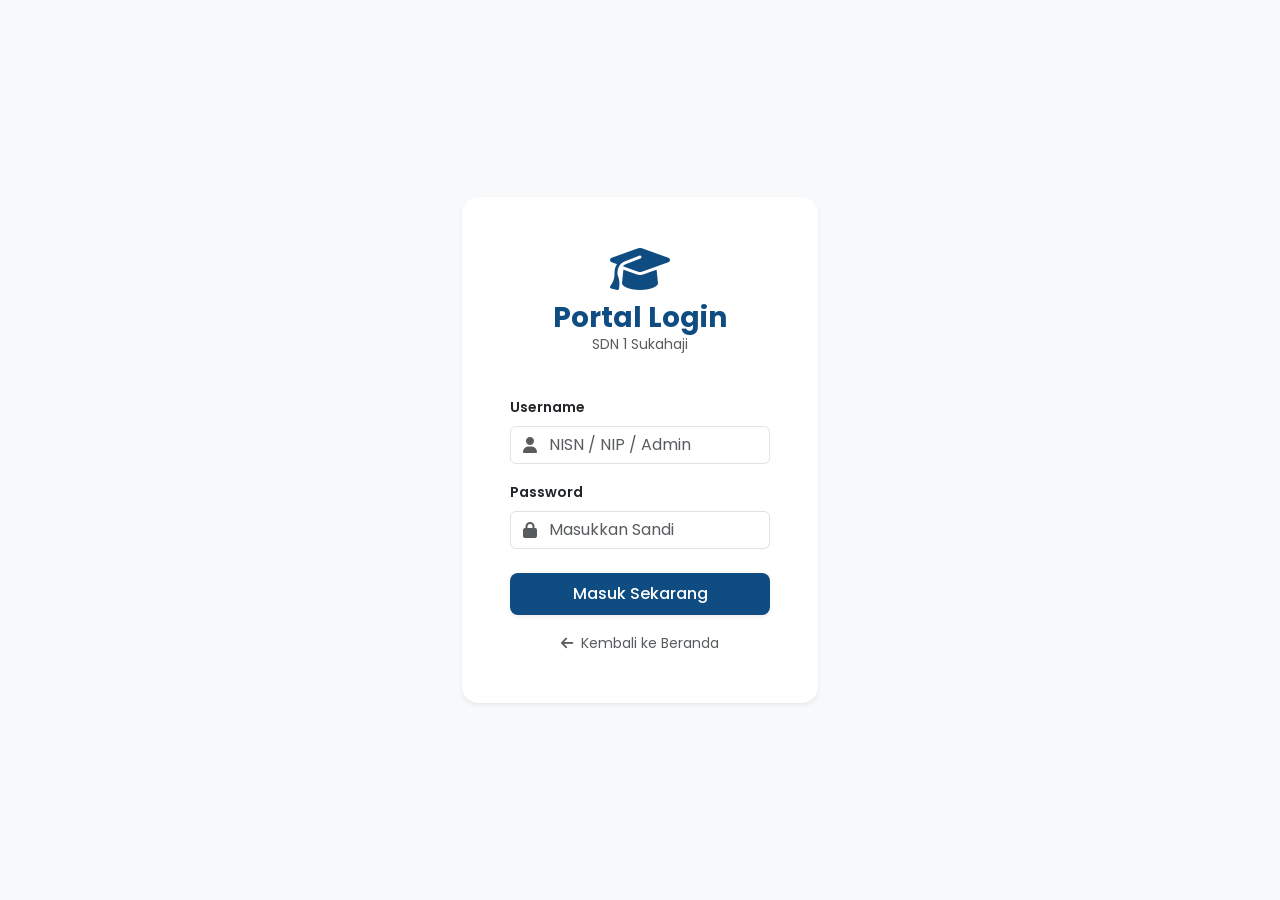
<file: jurnal.html>
<!DOCTYPE html>
<html lang="id">
<head>
    <meta charset="UTF-8">
    <meta name="viewport" content="width=device-width, initial-scale=1.0">
    <title>Jurnal 7KAIH | SDN 1 Sukahaji</title>
    <link href="https://cdn.jsdelivr.net/npm/bootstrap@5.3.0/dist/css/bootstrap.min.css" rel="stylesheet">
    <link rel="stylesheet" href="https://cdnjs.cloudflare.com/ajax/libs/font-awesome/6.4.0/css/all.min.css">
    <link rel="stylesheet" href="css/style.css">
    <style>
        /* ======================================================== */
        /* GAYA KALENDER SISWA (RESPONSIF ANTI MELEBAR DI HP)       */
        /* ======================================================== */
        .calendar-header { display: flex; justify-content: space-between; align-items: center; margin-bottom: 20px; }
        .calendar-grid { display: grid; grid-template-columns: repeat(7, minmax(0, 1fr)); gap: 8px; width: 100%; }
        .calendar-day-name { text-align: center; font-weight: 600; color: #0f4c81; padding-bottom: 8px; font-size: 0.9rem; }
        .calendar-cell { border: 1px solid #e0e0e0; border-radius: 12px; min-height: 95px; padding: 8px; display: flex; flex-direction: column; background-color: #fff; transition: all 0.2s ease; position: relative; overflow: hidden; word-wrap: break-word; }
        .calendar-cell .date-num { font-weight: bold; font-size: 1.05rem; margin-bottom: 4px; }
        .calendar-cell .status-text { font-size: 0.7rem; margin-top: auto; text-align: center; padding: 4px 2px; border-radius: 6px; line-height: 1.15; white-space: normal; }
        
        @media (max-width: 576px) {
            .calendar-grid { gap: 4px; }
            .calendar-day-name { font-size: 0.72rem; padding-bottom: 4px; }
            .calendar-cell { min-height: 68px; padding: 4px 3px; border-radius: 8px; }
            .calendar-cell .date-num { font-size: 0.8rem; margin-bottom: 2px; text-align: center; }
            .calendar-cell .status-text { font-size: 0.55rem; padding: 2px 1px; line-height: 1.05; }
            .calendar-cell .status-text i { display: block; margin: 0 auto 1px auto; font-size: 0.65rem; }
        }

        .cell-active { cursor: pointer; box-shadow: 0 4px 6px rgba(0,0,0,0.02); }
        .cell-active:hover { border-color: #0f4c81; transform: translateY(-2px); box-shadow: 0 6px 12px rgba(15, 76, 129, 0.1); }
        .cell-active .status-text { background-color: #e9ecef; color: #495057; }
        
        .cell-locked { background-color: #f8f9fa; color: #adb5bd; cursor: not-allowed; }
        .cell-locked .status-text { background-color: transparent; color: #adb5bd; }
        
        .cell-holiday { background-color: #ffe5e8 !important; border-color: #f5c2c7 !important; color: #b02a37 !important; cursor: not-allowed; }
        .cell-holiday .date-num { color: #dc3545; }
        .cell-holiday .status-text { background-color: #dc3545; color: #fff; font-weight: 600; }

        .cell-completed { background-color: #d1e7dd; border-color: #badbcc; color: #0f5132; cursor: pointer; }
        .cell-completed .status-text { background-color: #198754; color: white; }
        
        .cell-validated { background-color: #cfe2ff; border-color: #b6d4fe; color: #084298; cursor: pointer; }
        .cell-validated .status-text { background-color: #0d6efd; color: white; }

        .cell-draft { background-color: #fff3cd; border-color: #ffecb5; color: #664d03; cursor: pointer; }
        .cell-draft .status-text { background-color: #ffc107; color: #000; }
        
        /* Kartu Input Radio Siswa */
        .radio-card { border: 2px solid #e9ecef; border-radius: 12px; padding: 10px 8px; text-align: center; cursor: pointer; transition: all 0.2s ease; background-color: #fff; color: #6c757d; height: 100%; display: block; }
        .radio-card:hover { background-color: #f8f9fa; border-color: #ced4da; }
        .radio-card i { font-size: 1.5rem; margin-bottom: 5px; display: block; }
        
        .btn-check:checked + .card-ya { border-color: #198754; background-color: #d1e7dd; color: #0f5132; }
        .btn-check:checked + .card-tidak { border-color: #dc3545; background-color: #f8d7da; color: #842029; }
        .btn-check:checked + .card-libur { border-color: #0dcaf0; background-color: #cff4fc; color: #055160; }
        .reason-input { display: none; margin-top: 10px; border-radius: 8px; background-color: #f8f9fa; }
        .shalat-tipe-box { display: none; margin-top: 8px; padding: 8px 12px; background: #f0fdf4; border: 1px dashed #86efac; border-radius: 10px; }

        /* Grafik Pencapaian 7KAIH */
        .chart-bar-wrap { margin-bottom: 10px; }
        .chart-bar-label { display: flex; justify-content: space-between; font-size: 0.78rem; font-weight: 600; margin-bottom: 3px; color: #334155; }
        .chart-bar-track { height: 10px; background: #e2e8f0; border-radius: 50px; overflow: hidden; }
        .chart-bar-fill { height: 100%; border-radius: 50px; transition: width 0.6s ease; background: linear-gradient(90deg, #0f4c81, #0ea5e9); }

        /* Pagination Elegan */
        .pagination-bar { display: flex; flex-wrap: wrap; justify-content: space-between; align-items: center; gap: 12px; padding: 12px 16px; background: #f8fafc; border-radius: 12px; border: 1px solid #e2e8f0; margin-top: 15px; }
        .page-btn { border: 1px solid #cbd5e1; background: #fff; color: #0f4c81; font-weight: 600; font-size: 0.82rem; padding: 5px 12px; border-radius: 8px; cursor: pointer; transition: 0.2s; }
        .page-btn:hover:not(:disabled) { background: #e0f2fe; border-color: #0f4c81; }
        .page-btn.active { background: #0f4c81; color: #fff; border-color: #0f4c81; }
        .page-btn:disabled { opacity: 0.5; cursor: not-allowed; }

        /* Catatan Validator Badge */
        .validator-note-item { background: #f8fafc; border-left: 3px solid #0f4c81; padding: 5px 8px; border-radius: 0 6px 6px 0; margin-bottom: 4px; font-size: 0.76rem; }
        .validator-note-item:last-child { margin-bottom: 0; }

        /* Loader & Navigasi Tab */
        .loader-overlay { position: absolute; top: 0; left: 0; width: 100%; height: 100%; background: rgba(255,255,255,0.88); display: flex; flex-direction: column; justify-content: center; align-items: center; z-index: 10; border-radius: 15px; }
        .nav-pills .nav-link { color: #0f4c81; font-weight: 600; border-radius: 50px; padding: 8px 18px; transition: 0.2s; font-size: 0.9rem; }
        .nav-pills .nav-link.active { background-color: #0f4c81; color: #fff; box-shadow: 0 4px 10px rgba(15, 76, 129, 0.25); }
        .stat-card { border-radius: 14px; border: none; }
        .item-review-row { border-bottom: 1px solid #eee; padding: 8px 0; }
        .item-review-row:last-child { border-bottom: none; }

        /* ======================================================== */
        /* GAYA DOKUMEN RESMI & PRINT-READY PDF (@media print)      */
        /* ======================================================== */
        .print-paper {
            background: #fff;
            padding: 25px 35px;
            border-radius: 12px;
            box-shadow: 0 10px 30px rgba(0,0,0,0.08);
            color: #000;
            font-family: 'Times New Roman', Times, serif;
            overflow-x: auto;
        }
        .kop-image-container { width: 100%; margin-bottom: 12px; text-align: center; }
        .kop-image-container img { width: 100%; max-height: 150px; object-fit: contain; display: block; margin: 0 auto; }
        
        .kop-surat-fallback { text-align: center; border-bottom: 4px double #000; padding-bottom: 10px; margin-bottom: 15px; }
        .kop-surat-fallback h3 { margin: 0; font-size: 15pt; font-weight: bold; text-transform: uppercase; }
        .kop-surat-fallback h2 { margin: 2px 0; font-size: 17pt; font-weight: bold; text-transform: uppercase; }
        .kop-surat-fallback p { margin: 0; font-size: 10.5pt; font-style: italic; }

        .meta-table { width: 100%; margin-bottom: 10px; font-size: 10.5pt; border: none !important; }
        .meta-table td { border: none !important; padding: 2px 4px; vertical-align: top; color: #000; }

        .tabel-cetak { width: 100%; border-collapse: collapse; margin-top: 6px; font-size: 9pt; }
        .tabel-cetak th, .tabel-cetak td { border: 1px solid #000 !important; padding: 4px 5px; vertical-align: middle; color: #000; }
        .tabel-cetak thead th { background-color: #e9ecef !important; text-align: center; font-weight: bold; -webkit-print-color-adjust: exact; print-color-adjust: exact; }
        .tabel-cetak tfoot td, .row-persentase td { background-color: #f2f2f2 !important; font-weight: bold; text-align: center; -webkit-print-color-adjust: exact; print-color-adjust: exact; }
        .cell-grey-highlight { background-color: #d9d9d9 !important; font-weight: bold; -webkit-print-color-adjust: exact; print-color-adjust: exact; }

        .ttd-wrapper { display: flex; justify-content: space-between; margin-top: 25px; page-break-inside: avoid; font-size: 11pt; }
        .ttd-col { width: 42%; text-align: center; }
        .ttd-space { height: 65px; }

        @media print {
            @page { size: A4 landscape; margin: 10mm 12mm; }
            body { background: #fff !important; margin: 0 !important; padding: 0 !important; }
            .no-print, nav, #navTabsWrapper, .modal { display: none !important; }
            .container { max-width: 100% !important; width: 100% !important; margin: 0 !important; padding: 0 !important; }
            .tab-pane-content { display: none !important; }
            #tabContentCetak { display: block !important; }
            .print-paper { box-shadow: none !important; border: none !important; padding: 0 !important; width: 100% !important; overflow: visible !important; }
            .tabel-cetak tr { page-break-inside: avoid; }
            thead { display: table-header-group; }
        }
    </style>
</head>
<body class="bg-light">

    <!-- Navbar Utama -->
    <nav class="navbar navbar-expand-lg navbar-dark bg-primary-school shadow-sm sticky-top no-print">
        <div class="container-fluid px-3 px-md-4">
            <a class="navbar-brand fw-bold" href="dashboard.html">
                <i class="fas fa-arrow-left me-2"></i>Dashboard
            </a>
            <div class="d-flex align-items-center text-white">
                <div class="text-end me-3">
                    <div class="fw-bold small" id="userNameDisplay">Pengguna</div>
                    <span class="badge bg-warning text-dark" id="badgeInfoUser">Role</span>
                </div>
                <button onclick="logout()" class="btn btn-outline-light btn-sm rounded-pill px-3">
                    <i class="fas fa-sign-out-alt me-1"></i> Keluar
                </button>
            </div>
        </div>
    </nav>

    <!-- Sub-Menu Navigasi Dinamis -->
    <div class="container mt-3 no-print" id="navTabsWrapper">
        <ul class="nav nav-pills bg-white p-2 rounded-4 shadow-sm d-inline-flex flex-wrap gap-1" id="navTabsContainer"></ul>
    </div>

    <div class="container mt-3 mb-5">

        <!-- ======================================================= -->
        <!-- TAB 1: PANEL VALIDASI & MONITORING (Guru / Kepsek / Admin) -->
        <!-- ======================================================= -->
        <div id="tabContentValidasi" class="tab-pane-content d-none">
            <div class="row g-3 mb-3">
                <div class="col-6 col-md-3">
                    <div class="card stat-card bg-white p-3 shadow-sm border-start border-primary border-4">
                        <small class="text-muted fw-semibold">Total Laporan Masuk</small>
                        <h3 class="fw-bold text-primary-school mb-0 mt-1" id="statTotal">0</h3>
                    </div>
                </div>
                <div class="col-6 col-md-3">
                    <div class="card stat-card bg-white p-3 shadow-sm border-start border-warning border-4">
                        <small class="text-muted fw-semibold">Menunggu Validasi</small>
                        <h3 class="fw-bold text-warning mb-0 mt-1" id="statMenunggu">0</h3>
                    </div>
                </div>
                <div class="col-6 col-md-3">
                    <div class="card stat-card bg-white p-3 shadow-sm border-start border-success border-4">
                        <small class="text-muted fw-semibold">Sudah Disetujui</small>
                        <h3 class="fw-bold text-success mb-0 mt-1" id="statDisetujui">0</h3>
                    </div>
                </div>
                <div class="col-6 col-md-3">
                    <div class="card stat-card bg-white p-3 shadow-sm border-start border-info border-4">
                        <small class="text-muted fw-semibold">Rata-Rata Kepatuhan</small>
                        <h3 class="fw-bold text-info mb-0 mt-1" id="statRataPatuh">0%</h3>
                    </div>
                </div>
            </div>

            <!-- GRAFIK PENCAPAIAN JURNAL 7KAIH (GURU / KEPSEK / ADMIN) -->
            <div class="card border-0 p-3 p-md-4 rounded-4 shadow-sm bg-white mb-4">
                <div class="d-flex flex-wrap justify-content-between align-items-center mb-3">
                    <div>
                        <h6 class="fw-bold text-primary-school mb-0"><i class="fas fa-chart-bar text-warning me-2"></i>Grafik Pencapaian Pelaksanaan Jurnal 7KAIH & Ibadah</h6>
                        <small class="text-muted" id="subGrafikGuru">Persentase pelaksanaan per indikator berdasarkan filter data yang aktif.</small>
                    </div>
                    <span class="badge bg-primary-subtle text-primary rounded-pill px-3 py-2 fw-bold" id="badgeTotalGrafikGuru">Capaian: 0%</span>
                </div>
                <div class="row g-3" id="chartContainerGuru"></div>
            </div>

            <div class="card card-soft border-0 p-3 p-md-4 rounded-4 shadow-sm position-relative bg-white">
                <div id="guruLoader" class="loader-overlay d-none">
                    <div class="spinner-border text-primary-school mb-2"></div>
                    <div class="text-muted fw-semibold">Memuat Data Jurnal Siswa...</div>
                </div>
                
                <div class="d-flex flex-wrap justify-content-between align-items-center mb-3">
                    <div>
                        <h4 class="fw-bold text-primary-school mb-0" id="judulPanelGuru">
                            <i class="fas fa-clipboard-check me-2 text-warning"></i>Panel Validasi Jurnal 7KAIH
                        </h4>
                        <p class="text-muted small mb-0" id="subJudulPanelGuru">Periksa pelaksanaan kebiasaan harian siswa dan berikan motivasi.</p>
                    </div>
                    <div class="d-flex flex-wrap gap-2 mt-2 mt-md-0">
                        <button class="btn btn-success btn-sm rounded-pill px-3 fw-semibold shadow-sm d-none" id="btnValidasiKolektif" onclick="bukaModalValidasiMasal()">
                            <i class="fas fa-check-double me-1"></i> Validasi Kolektif (<span id="countSelectedJurnal">0</span>)
                        </button>
                        <button class="btn btn-school btn-sm rounded-pill px-3" onclick="loadDataGuru()">
                            <i class="fas fa-sync-alt me-1"></i> Muat Ulang Data
                        </button>
                    </div>
                </div>

                <!-- Baris Filter -->
                <div class="row g-2 mb-3 bg-light p-3 rounded-3">
                    <div class="col-md-3">
                        <label class="form-label small fw-semibold mb-1">Filter Tanggal</label>
                        <input type="date" id="filterTanggal" class="form-control form-control-sm" onchange="loadDataGuru()">
                    </div>
                    <div class="col-md-2">
                        <label class="form-label small fw-semibold mb-1">Filter Bulan</label>
                        <input type="month" id="filterBulanGuru" class="form-control form-control-sm" onchange="loadDataGuru()">
                    </div>
                    <div class="col-md-2">
                        <label class="form-label small fw-semibold mb-1">Kelas / Rombel</label>
                        <select id="filterKelas" class="form-select form-select-sm" onchange="loadDataGuru()">
                            <option value="SEMUA">Semua Kelas</option>
                            <option value="Kelas 1">Kelas 1</option>
                            <option value="Kelas 2">Kelas 2</option>
                            <option value="Kelas 3">Kelas 3</option>
                            <option value="Kelas 4">Kelas 4</option>
                            <option value="Kelas 5">Kelas 5</option>
                            <option value="Kelas 6">Kelas 6</option>
                        </select>
                    </div>
                    <div class="col-md-3">
                        <label class="form-label small fw-semibold mb-1">Status Validasi</label>
                        <select id="filterStatus" class="form-select form-select-sm" onchange="loadDataGuru()">
                            <option value="SEMUA">Semua Status</option>
                            <option value="Menunggu">Menunggu Validasi</option>
                            <option value="Disetujui">Sudah Disetujui</option>
                            <option value="Draf">Masih Draf</option>
                        </select>
                    </div>
                    <div class="col-md-2 d-flex align-items-end">
                        <button class="btn btn-outline-secondary btn-sm w-100" onclick="resetFilterGuru()">
                            <i class="fas fa-filter me-1"></i> Reset Filter
                        </button>
                    </div>
                </div>

                <!-- Bar Kontrol Tandai Semua & Pengaturan Baris Pagination -->
                <div class="d-flex flex-wrap justify-content-between align-items-center mb-2 px-1 gap-2">
                    <div class="form-check mb-0" id="wrapTandaiSemuaBar">
                        <input class="form-check-input" type="checkbox" id="chkSelectAllWaiting" onchange="toggleSelectAllWaiting(this)">
                        <label class="form-check-label small fw-semibold text-primary-school" for="chkSelectAllWaiting">
                            Tandai Semua yang Berstatus "Menunggu" pada Filter Ini
                        </label>
                    </div>
                    <div class="d-flex align-items-center gap-2 ms-auto">
                        <label class="small text-muted fw-semibold mb-0">Tampilkan:</label>
                        <select id="pageSizeSelect" class="form-select form-select-sm" style="width: 115px;" onchange="onChangePageSize()">
                            <option value="25" selected>25 Baris</option>
                            <option value="50">50 Baris</option>
                            <option value="100">100 Baris</option>
                            <option value="200">200 Baris</option>
                        </select>
                    </div>
                </div>

                <div class="table-responsive">
                    <table class="table table-hover align-middle">
                        <thead class="table-light">
                            <tr>
                                <th style="width: 36px;" class="text-center">
                                    <input type="checkbox" class="form-check-input" id="chkHeaderPage" onchange="toggleSelectCurrentPage(this)" title="Tandai halaman ini">
                                </th>
                                <th>Tanggal</th>
                                <th>Nama Siswa</th>
                                <th>Kelas</th>
                                <th class="text-center">Kepatuhan Harian</th>
                                <th class="text-center">Status</th>
                                <th>Catatan & Validator</th>
                                <th class="text-end">Aksi</th>
                            </tr>
                        </thead>
                        <tbody id="tabelJurnalGuru">
                            <tr><td colspan="8" class="text-center text-muted py-4">Memuat data...</td></tr>
                        </tbody>
                    </table>
                </div>

                <!-- Bar Navigasi Pagination Bawah -->
                <div class="pagination-bar" id="paginationBarGuru">
                    <div class="small text-muted fw-semibold" id="paginationInfoText">Menampilkan 0 - 0 dari 0 data</div>
                    <div class="d-flex align-items-center gap-1 flex-wrap" id="paginationButtonsContainer"></div>
                </div>
            </div>
        </div>

        <!-- ======================================================= -->
        <!-- TAB 2: BUAT LAPORAN / KALENDER PENGISIAN (Siswa)        -->
        <!-- ======================================================= -->
        <div id="tabContentIsiJurnal" class="tab-pane-content d-none">
            <!-- Grafik Pencapaian Pribadi Siswa -->
            <div class="card border-0 p-3 p-md-4 rounded-4 shadow-sm bg-white mb-3">
                <div class="d-flex flex-wrap justify-content-between align-items-center mb-3">
                    <div>
                        <h6 class="fw-bold text-primary-school mb-0"><i class="fas fa-chart-pie text-success me-2"></i>Grafik Pencapaian Jurnal Bulananmu</h6>
                        <small class="text-muted" id="subInfoLembagaSiswa">Pantau progres 7 Kebiasaan Anak Indonesia Hebat milikmu bulan ini.</small>
                    </div>
                    <span class="badge bg-success-subtle text-success rounded-pill px-3 py-2 fw-bold" id="badgeTotalGrafikSiswa">Rata-Rata Bulan Ini: 0%</span>
                </div>
                <div class="row g-3" id="chartContainerSiswa"></div>
            </div>

            <div class="card card-soft border-0 p-3 p-md-4 rounded-4 shadow-sm position-relative bg-white">
                <div id="calendarLoader" class="loader-overlay d-none">
                    <div class="spinner-border text-primary-school mb-2"></div>
                    <div class="text-muted fw-semibold">Menyinkronkan Kalender, Jadwal DTA/Mengaji & Hari Libur...</div>
                </div>

                <div class="calendar-header flex-wrap gap-2">
                    <div>
                        <h4 class="fw-bold text-primary-school mb-0" id="monthYearDisplay">Bulan Tahun</h4>
                        <p class="text-muted small mb-0">Klik pada kotak tanggal aktif untuk mengisi jurnal harianmu.</p>
                    </div>
                    <div class="d-flex align-items-center flex-wrap gap-1">
                        <span class="badge bg-success-subtle text-success border border-success-subtle">Hijau: Terkirim</span>
                        <span class="badge bg-primary-subtle text-primary border border-primary-subtle">Biru: Disetujui</span>
                        <span class="badge bg-danger-subtle text-danger border border-danger-subtle">Merah: Libur</span>
                        <div class="ms-1">
                            <button class="btn btn-outline-secondary btn-sm" onclick="changeMonth(-1)"><i class="fas fa-chevron-left"></i></button>
                            <button class="btn btn-outline-secondary btn-sm ms-1" onclick="changeMonth(1)"><i class="fas fa-chevron-right"></i></button>
                        </div>
                    </div>
                </div>

                <div class="calendar-grid">
                    <div class="calendar-day-name">Sen</div><div class="calendar-day-name">Sel</div><div class="calendar-day-name">Rab</div>
                    <div class="calendar-day-name">Kam</div><div class="calendar-day-name">Jum</div><div class="calendar-day-name">Sab</div><div class="calendar-day-name text-danger">Min</div>
                </div>
                <div class="calendar-grid mt-2" id="calendarGrid"></div>
            </div>
        </div>

        <!-- ======================================================= -->
        <!-- TAB 3: KELOLA DATA DTA & TEMPAT MENGAJI (Guru PAI/Admin) -->
        <!-- ======================================================= -->
        <div id="tabContentLembagaIbadah" class="tab-pane-content d-none">
            <div class="card card-soft border-0 p-3 p-md-4 rounded-4 shadow-sm bg-white">
                <div class="d-flex flex-wrap justify-content-between align-items-center border-bottom pb-3 mb-4">
                    <div>
                        <span class="badge bg-success-subtle text-success mb-1">Database Keagamaan & Jadwal Libur Adaptif</span>
                        <h4 class="fw-bold text-primary-school mb-0"><i class="fas fa-mosque text-success me-2"></i>Data Sekolah Diniyah (DTA) & Tempat Magrib Mengaji</h4>
                        <p class="text-muted small mb-0">Atur data DTA dan Tempat Mengaji, nama Ustadz/Ustadzah, daftar siswa SDN 1 Sukahaji, serta jadwal hari liburnya agar perhitungan jurnal siswa tetap akurat 100%.</p>
                    </div>
                    <div class="d-flex gap-2 mt-2 mt-md-0">
                        <button class="btn btn-success btn-sm rounded-pill px-3 fw-semibold" onclick="bukaModalLembagaBaru('DTA')">
                            <i class="fas fa-plus me-1"></i> Tambah Sekolah Diniyah (DTA)
                        </button>
                        <button class="btn btn-primary btn-sm rounded-pill px-3 fw-semibold" onclick="bukaModalLembagaBaru('MENGAJI')">
                            <i class="fas fa-plus me-1"></i> Tambah Tempat Mengaji
                        </button>
                    </div>
                </div>

                <div class="row g-4">
                    <!-- Kolom DTA -->
                    <div class="col-lg-6">
                        <h6 class="fw-bold text-success mb-3"><i class="fas fa-school me-2"></i>Daftar Sekolah Diniyah / DTA</h6>
                        <div id="listContainerDTA">
                            <div class="text-center py-4 text-muted small">Memuat data DTA...</div>
                        </div>
                    </div>
                    <!-- Kolom Tempat Mengaji -->
                    <div class="col-lg-6">
                        <h6 class="fw-bold text-primary-school mb-3"><i class="fas fa-quran me-2"></i>Daftar Tempat Magrib Mengaji</h6>
                        <div id="listContainerMengaji">
                            <div class="text-center py-4 text-muted small">Memuat data Tempat Mengaji...</div>
                        </div>
                    </div>
                </div>
            </div>
        </div>

        <!-- ======================================================= -->
        <!-- TAB 4: REKAP & CETAK LAPORAN BERJENJANG (Semua Role)    -->
        <!-- ======================================================= -->
        <div id="tabContentCetak" class="tab-pane-content d-none">
            
            <div class="card card-soft border-0 p-3 p-md-4 rounded-4 shadow-sm no-print mb-4 bg-white">
                <div class="d-flex flex-wrap justify-content-between align-items-center mb-3">
                    <div>
                        <h4 class="fw-bold text-primary-school mb-0"><i class="fas fa-print me-2 text-success"></i>Rekapitulasi & Cetak Laporan Jurnal 7KAIH</h4>
                        <p class="text-muted small mb-0">Format tabel otomatis menyesuaikan periode, jenis laporan (Umum / Khusus PAI), dan hak akses.</p>
                    </div>
                </div>

                <div class="row g-2 bg-light p-3 rounded-3">
                    <!-- Jenis Periode -->
                    <div class="col-12 col-sm-6 col-md-2">
                        <label class="form-label small fw-semibold mb-1">Periode Laporan</label>
                        <select id="printPeriode" class="form-select form-select-sm" onchange="onChangeFilterCetak()">
                            <option value="harian" id="optPeriodeHarian">Harian</option>
                            <option value="bulanan" selected>Bulanan</option>
                            <option value="semester">Semesteran</option>
                            <option value="tahunan">Tahunan</option>
                        </select>
                    </div>

                    <!-- Input Waktu Dinamis -->
                    <div class="col-12 col-sm-6 col-md-2 d-none" id="wrapInputTgl">
                        <label class="form-label small fw-semibold mb-1">Pilih Tanggal</label>
                        <input type="date" id="printTgl" class="form-control form-control-sm" onchange="generatePrintPreview()">
                    </div>
                    <div class="col-12 col-sm-6 col-md-2" id="wrapInputBulan">
                        <label class="form-label small fw-semibold mb-1">Pilih Bulan</label>
                        <input type="month" id="printBulan" class="form-control form-control-sm" onchange="generatePrintPreview()">
                    </div>
                    <div class="col-12 col-sm-6 col-md-2 d-none" id="wrapInputSemester">
                        <label class="form-label small fw-semibold mb-1">Pilih Semester</label>
                        <select id="printSemester" class="form-select form-select-sm" onchange="generatePrintPreview()">
                            <option value="1">Semester 1 (Ganjil)</option>
                            <option value="2">Semester 2 (Genap)</option>
                        </select>
                    </div>
                    <div class="col-12 col-sm-6 col-md-2 d-none" id="wrapInputTahun">
                        <label class="form-label small fw-semibold mb-1">Tahun</label>
                        <select id="printTahun" class="form-select form-select-sm" onchange="generatePrintPreview()">
                            <option value="2026" selected>2026</option>
                            <option value="2025">2025</option>
                            <option value="2027">2027</option>
                        </select>
                    </div>

                    <!-- Mode Format Laporan (Termasuk Laporan Khusus PAI) -->
                    <div class="col-12 col-sm-6 col-md-3 d-none" id="wrapModeFormat">
                        <label class="form-label small fw-semibold mb-1">Format Tampilan Tabel</label>
                        <select id="printModeFormat" class="form-select form-select-sm" onchange="onChangeModeFormat()">
                            <option value="KEPSEK">Rekap Per Kelas (Kelas 1 - 6)</option>
                            <option value="GURU">Rincian Siswa Per Kelas (7KAIH)</option>
                            <option value="PAI">Laporan Khusus PAI (Shalat Berjamaah, Mengaji & DTA)</option>
                        </select>
                    </div>

                    <!-- Filter Kelas -->
                    <div class="col-12 col-sm-6 col-md-2" id="wrapPrintKelas">
                        <label class="form-label small fw-semibold mb-1">Kelas / Rombel</label>
                        <select id="printKelas" class="form-select form-select-sm" onchange="generatePrintPreview()">
                            <option value="SEMUA">Semua Kelas</option>
                            <option value="Kelas 1">Kelas 1</option>
                            <option value="Kelas 2">Kelas 2</option>
                            <option value="Kelas 3">Kelas 3</option>
                            <option value="Kelas 4">Kelas 4</option>
                            <option value="Kelas 5">Kelas 5</option>
                            <option value="Kelas 6">Kelas 6</option>
                        </select>
                    </div>

                    <!-- Filter Khusus Mode PAI: Pilih Lembaga DTA/Mengaji & Nama Ustadz -->
                    <div class="col-12 col-sm-6 col-md-3 d-none" id="wrapPrintLembagaPAI">
                        <label class="form-label small fw-semibold mb-1">Filter DTA / Tempat Mengaji</label>
                        <select id="printLembagaPAI" class="form-select form-select-sm" onchange="onChangeLembagaCetakPAI()">
                            <option value="SEMUA">Semua Lembaga (Seluruh Siswa)</option>
                        </select>
                    </div>
                    <div class="col-12 col-sm-6 col-md-3 d-none" id="wrapPrintUstadzPAI">
                        <label class="form-label small fw-semibold mb-1">Nama Ustadz/Ustadzah (TTD)</label>
                        <input type="text" id="printNamaUstadz" class="form-control form-control-sm" placeholder="Nama Ustadz / Kepala DTA..." oninput="updateNamaUstadzTTD()">
                    </div>

                    <div class="col-12 col-md-2 d-flex align-items-end ms-auto">
                        <button class="btn btn-school btn-sm w-100 py-2 fw-semibold" onclick="generatePrintPreview()">
                            <i class="fas fa-search me-1"></i> Tampilkan
                        </button>
                    </div>
                </div>
            </div>

            <!-- Tombol Print / Save PDF -->
            <div class="d-flex justify-content-end mb-3 no-print">
                <button class="btn btn-success rounded-pill px-4 py-2 fw-bold shadow-sm" onclick="window.print()">
                    <i class="fas fa-file-pdf me-2"></i> Cetak / Simpan sebagai PDF
                </button>
            </div>

            <!-- LEMBAR DOKUMEN SIAP CETAK (PRINT-READY CANVAS) -->
            <div class="print-paper position-relative" id="printArea">
                <div id="printLoader" class="loader-overlay d-none no-print">
                    <div class="spinner-border text-primary-school mb-2"></div>
                    <div class="text-muted fw-semibold">Menyusun Rekapitulasi Persentase...</div>
                </div>

                <!-- KOP SURAT RESMI -->
                <div class="kop-image-container" id="kopImageWrapper">
                    <img src="assets/kop_surat.png" alt="Kop Surat SDN 1 Sukahaji" onerror="this.parentElement.style.display='none'; document.getElementById('kopFallbackWrapper').classList.remove('d-none');">
                </div>

                <!-- Fallback Kop Surat Teks -->
                <div class="kop-surat-fallback d-none" id="kopFallbackWrapper">
                    <h3>PEMERINTAH KABUPATEN CIAMIS</h3>
                    <h2>SEKOLAH DASAR NEGERI 1 SUKAHAJI</h2>
                    <p>Alamat : Jalan Raya Cihaurbeuti Nomor 86 Dusun Sukahaji Desa Sukahaji.</p>
                    <p>Kecamatan Cihaurbeuti Kabupaten Ciamis 46262</p>
                    <p>Akreditasi : B. &nbsp; NPSN : 20212211</p>
                </div>

                <!-- Judul Laporan -->
                <div class="text-center mb-2">
                    <h5 class="fw-bold text-uppercase mb-1" id="printJudulDokumen" style="font-size: 12.5pt; text-decoration: underline;">
                        LAPORAN REKAPITULASI JURNAL 7 KEBIASAAN ANAK INDONESIA HEBAT (7KAIH)
                    </h5>
                </div>

                <!-- Informasi Header Dinamis -->
                <div id="printMetaContainer" class="mb-2"></div>

                <!-- Tabel Data Cetak Dinamis -->
                <table class="tabel-cetak">
                    <thead id="printTableHead"></thead>
                    <tbody id="printTableBody">
                        <tr><td colspan="15" class="text-center py-4">Memuat data laporan...</td></tr>
                    </tbody>
                </table>

                <div id="printFooterNote" class="small fst-italic mt-1" style="font-size: 8.5pt;"></div>

                <!-- Blok Tanda Tangan Dinamis -->
                <div class="ttd-wrapper">
                    <div class="ttd-col">
                        <div id="ttdKiriAtas">Mengetahui,</div>
                        <div class="fw-bold" id="ttdKiriJabatan">Kepala SDN 1 Sukahaji</div>
                        <div class="ttd-space"></div>
                        <div class="fw-bold text-decoration-underline" id="ttdKiriNama">IIS GUSTINI RATNA NENGSIH, S.Pd.SD.</div>
                        <div id="ttdKiriNip">NIP. 197108172014082002</div>
                    </div>
                    <div class="ttd-col">
                        <div id="ttdKananTanggal">Sukahaji, -</div>
                        <div class="fw-bold" id="ttdKananJabatan">Guru Kelas</div>
                        <div class="ttd-space"></div>
                        <div class="fw-bold text-decoration-underline" id="ttdKananNama">-</div>
                        <div id="ttdKananNip">-</div>
                    </div>
                </div>
            </div>
        </div>

        <!-- ======================================================= -->
        <!-- TAB 5: KELOLA HARI LIBUR SEKOLAH (Khusus Admin)         -->
        <!-- ======================================================= -->
        <div id="tabContentHariLibur" class="tab-pane-content d-none">
            <div class="card card-soft border-0 p-3 p-md-4 rounded-4 shadow-sm bg-white">
                <h4 class="fw-bold text-primary-school mb-1"><i class="fas fa-calendar-times me-2 text-danger"></i>Kelola Hari Libur Sekolah</h4>
                <p class="text-muted small mb-4">Tanggal yang ditambahkan di sini akan otomatis berwarna merah dan dikunci pada kalender jurnal siswa.</p>
                
                <div class="row g-3 mb-4 bg-light p-3 rounded-3">
                    <div class="col-md-4">
                        <label class="form-label small fw-semibold">Pilih Tanggal Libur</label>
                        <input type="date" id="inputLiburTgl" class="form-control">
                    </div>
                    <div class="col-md-6">
                        <label class="form-label small fw-semibold">Keterangan Hari Libur</label>
                        <input type="text" id="inputLiburKet" class="form-control" placeholder="Contoh: Libur Nasional / Cuti Bersama / Libur Semester">
                    </div>
                    <div class="col-md-2 d-flex align-items-end">
                        <button class="btn btn-danger w-100 fw-semibold" onclick="simpanHariLibur()">
                            <i class="fas fa-plus me-1"></i> Tambah Libur
                        </button>
                    </div>
                </div>

                <div id="daftarLiburContainer"></div>
            </div>
        </div>

    </div>

    <!-- ======================================================= -->
    <!-- MODAL 1: FORM PENGISIAN JURNAL (SISWA)                  -->
    <!-- ======================================================= -->
    <div class="modal fade" id="jurnalModal" tabindex="-1" aria-hidden="true" data-bs-backdrop="static">
        <div class="modal-dialog modal-dialog-centered modal-dialog-scrollable modal-lg">
            <div class="modal-content border-0 rounded-4 shadow-lg">
                <div class="modal-header bg-primary-school text-white border-0 py-3">
                    <h5 class="modal-title fw-bold"><i class="fas fa-book-open text-warning me-2"></i>Formulir Jurnal 7KAIH</h5>
                    <button type="button" class="btn-close btn-close-white" data-bs-dismiss="modal"></button>
                </div>
                <div class="modal-body p-3 p-md-4 bg-light">
                    <div class="alert alert-info border-0 rounded-3 shadow-sm mb-3 text-center">
                        <i class="fas fa-calendar-alt me-2"></i> Laporan Jurnal Tanggal: <strong id="modalDateDisplay" class="fs-5"></strong>
                    </div>
                    <div id="boxCatatanGuruSiswa" class="alert alert-success border-0 rounded-3 shadow-sm mb-4 d-none">
                        <div class="fw-bold mb-1"><i class="fas fa-comments me-1"></i> Catatan & Motivasi Bapak/Ibu Guru:</div>
                        <div id="teksCatatanGuruSiswa"></div>
                    </div>

                    <form id="formJurnal">
                        <!-- 1. Bangun Pagi -->
                        <div class="card border-0 shadow-sm rounded-4 mb-3 p-3 bg-white">
                            <h6 class="fw-bold mb-3"><i class="fas fa-sun text-warning me-2"></i> 1. Bangun Pagi (Pukul 04.30 - 05.00)</h6>
                            <div class="row g-2">
                                <div class="col-6">
                                    <input type="radio" class="btn-check" name="bp_status" id="bpYa" value="Ya" onchange="toggleReason('bp_alasan', false)">
                                    <label class="radio-card card-ya" for="bpYa"><i class="fas fa-smile-beam"></i> <span class="fw-bold">YA</span></label>
                                </div>
                                <div class="col-6">
                                    <input type="radio" class="btn-check" name="bp_status" id="bpTidak" value="Tidak" onchange="toggleReason('bp_alasan', true)">
                                    <label class="radio-card card-tidak" for="bpTidak"><i class="fas fa-frown"></i> <span class="fw-bold">TIDAK</span></label>
                                </div>
                            </div>
                            <input type="text" class="form-control reason-input p-2" name="bp_alasan" id="bp_alasan" placeholder="Tulis alasan jujurmu mengapa bangun kesiangan...">
                        </div>

                        <!-- 2. Ibadah (Shalat 5 Waktu + Berjamaah/Munfarid + Magrib Mengaji + Diniyah/DTA) -->
                        <div class="card border-0 shadow-sm rounded-4 mb-3 p-3 bg-white">
                            <h6 class="fw-bold mb-3"><i class="fas fa-praying-hands text-success me-2"></i> 2. Beribadah (Shalat 5 Waktu, Magrib Mengaji & Sekolah Diniyah)</h6>
                            
                            <!-- Subuh -->
                            <div class="mb-3 pb-2 border-bottom">
                                <span class="fw-semibold d-block mb-1 text-primary-school">2a. Shalat Subuh</span>
                                <div class="row g-2">
                                    <div class="col-6"><input type="radio" class="btn-check" name="ss_status" id="sbYa" value="Ya" onchange="onChangeShalat('ss', true)"><label class="radio-card card-ya py-2" for="sbYa"><i class="fas fa-check-circle fs-4 mb-1"></i> YA</label></div>
                                    <div class="col-6"><input type="radio" class="btn-check" name="ss_status" id="sbTidak" value="Tidak" onchange="onChangeShalat('ss', false)"><label class="radio-card card-tidak py-2" for="sbTidak"><i class="fas fa-times-circle fs-4 mb-1"></i> TIDAK</label></div>
                                </div>
                                <div class="shalat-tipe-box" id="ss_tipe_box">
                                    <small class="fw-bold text-success d-block mb-1"><i class="fas fa-users me-1"></i>Cara Pelaksanaan Shalat Subuh:</small>
                                    <div class="d-flex gap-3">
                                        <div class="form-check"><input class="form-check-input" type="radio" name="ss_tipe" id="ssJamaah" value="Berjamaah" checked><label class="form-check-label small fw-semibold" for="ssJamaah">Berjamaah</label></div>
                                        <div class="form-check"><input class="form-check-input" type="radio" name="ss_tipe" id="ssMunfarid" value="Munfarid"><label class="form-check-label small fw-semibold" for="ssMunfarid">Munfarid (Sendiri)</label></div>
                                    </div>
                                </div>
                                <input type="text" class="form-control reason-input" name="ss_alasan" id="ss_alasan" placeholder="Alasan tidak shalat Subuh...">
                            </div>

                            <!-- Dzuhur -->
                            <div class="mb-3 pb-2 border-bottom">
                                <span class="fw-semibold d-block mb-1 text-primary-school">2b. Shalat Dzuhur</span>
                                <div class="row g-2">
                                    <div class="col-6"><input type="radio" class="btn-check" name="sd_status" id="dzYa" value="Ya" onchange="onChangeShalat('sd', true)"><label class="radio-card card-ya py-2" for="dzYa"><i class="fas fa-check-circle fs-4 mb-1"></i> YA</label></div>
                                    <div class="col-6"><input type="radio" class="btn-check" name="sd_status" id="dzTidak" value="Tidak" onchange="onChangeShalat('sd', false)"><label class="radio-card card-tidak py-2" for="dzTidak"><i class="fas fa-times-circle fs-4 mb-1"></i> TIDAK</label></div>
                                </div>
                                <div class="shalat-tipe-box" id="sd_tipe_box">
                                    <small class="fw-bold text-success d-block mb-1"><i class="fas fa-users me-1"></i>Cara Pelaksanaan Shalat Dzuhur:</small>
                                    <div class="d-flex gap-3">
                                        <div class="form-check"><input class="form-check-input" type="radio" name="sd_tipe" id="sdJamaah" value="Berjamaah" checked><label class="form-check-label small fw-semibold" for="sdJamaah">Berjamaah</label></div>
                                        <div class="form-check"><input class="form-check-input" type="radio" name="sd_tipe" id="sdMunfarid" value="Munfarid"><label class="form-check-label small fw-semibold" for="sdMunfarid">Munfarid (Sendiri)</label></div>
                                    </div>
                                </div>
                                <input type="text" class="form-control reason-input" name="sd_alasan" id="sd_alasan" placeholder="Alasan tidak shalat Dzuhur...">
                            </div>

                            <!-- Ashar -->
                            <div class="mb-3 pb-2 border-bottom">
                                <span class="fw-semibold d-block mb-1 text-primary-school">2c. Shalat Ashar</span>
                                <div class="row g-2">
                                    <div class="col-6"><input type="radio" class="btn-check" name="sa_status" id="asYa" value="Ya" onchange="onChangeShalat('sa', true)"><label class="radio-card card-ya py-2" for="asYa"><i class="fas fa-check-circle fs-4 mb-1"></i> YA</label></div>
                                    <div class="col-6"><input type="radio" class="btn-check" name="sa_status" id="asTidak" value="Tidak" onchange="onChangeShalat('sa', false)"><label class="radio-card card-tidak py-2" for="asTidak"><i class="fas fa-times-circle fs-4 mb-1"></i> TIDAK</label></div>
                                </div>
                                <div class="shalat-tipe-box" id="sa_tipe_box">
                                    <small class="fw-bold text-success d-block mb-1"><i class="fas fa-users me-1"></i>Cara Pelaksanaan Shalat Ashar:</small>
                                    <div class="d-flex gap-3">
                                        <div class="form-check"><input class="form-check-input" type="radio" name="sa_tipe" id="saJamaah" value="Berjamaah" checked><label class="form-check-label small fw-semibold" for="saJamaah">Berjamaah</label></div>
                                        <div class="form-check"><input class="form-check-input" type="radio" name="sa_tipe" id="saMunfarid" value="Munfarid"><label class="form-check-label small fw-semibold" for="saMunfarid">Munfarid (Sendiri)</label></div>
                                    </div>
                                </div>
                                <input type="text" class="form-control reason-input" name="sa_alasan" id="sa_alasan" placeholder="Alasan tidak shalat Ashar...">
                            </div>

                            <!-- Maghrib -->
                            <div class="mb-3 pb-2 border-bottom">
                                <span class="fw-semibold d-block mb-1 text-primary-school">2d. Shalat Maghrib</span>
                                <div class="row g-2">
                                    <div class="col-6"><input type="radio" class="btn-check" name="sm_status" id="mgYa" value="Ya" onchange="onChangeShalat('sm', true)"><label class="radio-card card-ya py-2" for="mgYa"><i class="fas fa-check-circle fs-4 mb-1"></i> YA</label></div>
                                    <div class="col-6"><input type="radio" class="btn-check" name="sm_status" id="mgTidak" value="Tidak" onchange="onChangeShalat('sm', false)"><label class="radio-card card-tidak py-2" for="mgTidak"><i class="fas fa-times-circle fs-4 mb-1"></i> TIDAK</label></div>
                                </div>
                                <div class="shalat-tipe-box" id="sm_tipe_box">
                                    <small class="fw-bold text-success d-block mb-1"><i class="fas fa-users me-1"></i>Cara Pelaksanaan Shalat Maghrib:</small>
                                    <div class="d-flex gap-3">
                                        <div class="form-check"><input class="form-check-input" type="radio" name="sm_tipe" id="smJamaah" value="Berjamaah" checked><label class="form-check-label small fw-semibold" for="smJamaah">Berjamaah</label></div>
                                        <div class="form-check"><input class="form-check-input" type="radio" name="sm_tipe" id="smMunfarid" value="Munfarid"><label class="form-check-label small fw-semibold" for="smMunfarid">Munfarid (Sendiri)</label></div>
                                    </div>
                                </div>
                                <input type="text" class="form-control reason-input" name="sm_alasan" id="sm_alasan" placeholder="Alasan tidak shalat Maghrib...">
                            </div>

                            <!-- Isya -->
                            <div class="mb-3 pb-2 border-bottom">
                                <span class="fw-semibold d-block mb-1 text-primary-school">2e. Shalat Isya</span>
                                <div class="row g-2">
                                    <div class="col-6"><input type="radio" class="btn-check" name="si_status" id="isYa" value="Ya" onchange="onChangeShalat('si', true)"><label class="radio-card card-ya py-2" for="isYa"><i class="fas fa-check-circle fs-4 mb-1"></i> YA</label></div>
                                    <div class="col-6"><input type="radio" class="btn-check" name="si_status" id="isTidak" value="Tidak" onchange="onChangeShalat('si', false)"><label class="radio-card card-tidak py-2" for="isTidak"><i class="fas fa-times-circle fs-4 mb-1"></i> TIDAK</label></div>
                                </div>
                                <div class="shalat-tipe-box" id="si_tipe_box">
                                    <small class="fw-bold text-success d-block mb-1"><i class="fas fa-users me-1"></i>Cara Pelaksanaan Shalat Isya:</small>
                                    <div class="d-flex gap-3">
                                        <div class="form-check"><input class="form-check-input" type="radio" name="si_tipe" id="siJamaah" value="Berjamaah" checked><label class="form-check-label small fw-semibold" for="siJamaah">Berjamaah</label></div>
                                        <div class="form-check"><input class="form-check-input" type="radio" name="si_tipe" id="siMunfarid" value="Munfarid"><label class="form-check-label small fw-semibold" for="siMunfarid">Munfarid (Sendiri)</label></div>
                                    </div>
                                </div>
                                <input type="text" class="form-control reason-input" name="si_alasan" id="si_alasan" placeholder="Alasan tidak shalat Isya...">
                            </div>

                            <!-- 2f. Magrib Mengaji -->
                            <div class="mb-3 pb-2 border-bottom">
                                <div class="d-flex justify-content-between align-items-center mb-1 flex-wrap">
                                    <span class="fw-semibold text-primary-school"><i class="fas fa-quran text-success me-1"></i>2f. Magrib Mengaji</span>
                                    <span class="badge bg-info-subtle text-info border border-info-subtle d-none" id="badgeAutoLiburMengaji">Jadwal Libur Mengaji</span>
                                </div>
                                <div class="row g-2">
                                    <div class="col-4"><input type="radio" class="btn-check" name="mm_status" id="mmYa" value="Ya" onchange="toggleReason('mm_alasan', false)"><label class="radio-card card-ya py-2" for="mmYa"><i class="fas fa-book-open fs-5 mb-1"></i> YA</label></div>
                                    <div class="col-4"><input type="radio" class="btn-check" name="mm_status" id="mmTidak" value="Tidak" onchange="toggleReason('mm_alasan', true)"><label class="radio-card card-tidak py-2" for="mmTidak"><i class="fas fa-times-circle fs-5 mb-1"></i> TIDAK</label></div>
                                    <div class="col-4"><input type="radio" class="btn-check" name="mm_status" id="mmLibur" value="Libur" onchange="toggleReason('mm_alasan', false)"><label class="radio-card card-libur py-2" for="mmLibur"><i class="fas fa-calendar-check fs-5 mb-1"></i> LIBUR</label></div>
                                </div>
                                <input type="text" class="form-control reason-input" name="mm_alasan" id="mm_alasan" placeholder="Alasan tidak mengikuti Magrib Mengaji...">
                            </div>

                            <!-- 2g. Sekolah Diniyah (DTA) -->
                            <div class="mb-1">
                                <div class="d-flex justify-content-between align-items-center mb-1 flex-wrap">
                                    <span class="fw-semibold text-primary-school"><i class="fas fa-mosque text-success me-1"></i>2g. Sekolah Diniyah (DTA)</span>
                                    <span class="badge bg-info-subtle text-info border border-info-subtle d-none" id="badgeAutoLiburDTA">Jadwal Libur DTA</span>
                                </div>
                                <div class="row g-2">
                                    <div class="col-4"><input type="radio" class="btn-check" name="dta_status" id="dtaYa" value="Ya" onchange="toggleReason('dta_alasan', false)"><label class="radio-card card-ya py-2" for="dtaYa"><i class="fas fa-Check-circle fs-5 mb-1"></i> YA</label></div>
                                    <div class="col-4"><input type="radio" class="btn-check" name="dta_status" id="dtaTidak" value="Tidak" onchange="toggleReason('dta_alasan', true)"><label class="radio-card card-tidak py-2" for="dtaTidak"><i class="fas fa-times-circle fs-5 mb-1"></i> TIDAK</label></div>
                                    <div class="col-4"><input type="radio" class="btn-check" name="dta_status" id="dtaLibur" value="Libur" onchange="toggleReason('dta_alasan', false)"><label class="radio-card card-libur py-2" for="dtaLibur"><i class="fas fa-calendar-check fs-5 mb-1"></i> LIBUR</label></div>
                                </div>
                                <input type="text" class="form-control reason-input" name="dta_alasan" id="dta_alasan" placeholder="Alasan tidak hadir di Sekolah Diniyah (DTA)...">
                            </div>
                        </div>

                        <!-- 3. Olahraga -->
                        <div class="card border-0 shadow-sm rounded-4 mb-3 p-3 bg-white">
                            <h6 class="fw-bold mb-3"><i class="fas fa-running text-info me-2"></i> 3. Berolahraga</h6>
                            <div class="row g-2">
                                <div class="col-6"><input type="radio" class="btn-check" name="ol_status" id="olYa" value="Ya" onchange="toggleReason('ol_alasan', false)"><label class="radio-card card-ya" for="olYa"><i class="fas fa-thumbs-up"></i> <span class="fw-bold">YA</span></label></div>
                                <div class="col-6"><input type="radio" class="btn-check" name="ol_status" id="olTidak" value="Tidak" onchange="toggleReason('ol_alasan', true)"><label class="radio-card card-tidak" for="olTidak"><i class="fas fa-thumbs-down"></i> <span class="fw-bold">TIDAK</span></label></div>
                            </div>
                            <input type="text" class="form-control reason-input p-2" name="ol_alasan" id="ol_alasan" placeholder="Alasan tidak berolahraga...">
                        </div>

                        <!-- 4. Makan Sehat -->
                        <div class="card border-0 shadow-sm rounded-4 mb-3 p-3 bg-white">
                            <h6 class="fw-bold mb-3"><i class="fas fa-utensils text-danger me-2"></i> 4. Makan Sehat & Bergizi</h6>
                            <div class="row g-2">
                                <div class="col-6"><input type="radio" class="btn-check" name="mk_status" id="mkYa" value="Ya" onchange="toggleReason('mk_alasan', false)"><label class="radio-card card-ya" for="mkYa"><i class="fas fa-apple-alt"></i> <span class="fw-bold">YA</span></label></div>
                                <div class="col-6"><input type="radio" class="btn-check" name="mk_status" id="mkTidak" value="Tidak" onchange="toggleReason('mk_alasan', true)"><label class="radio-card card-tidak" for="mkTidak"><i class="fas fa-hamburger"></i> <span class="fw-bold">TIDAK</span></label></div>
                            </div>
                            <input type="text" class="form-control reason-input p-2" name="mk_alasan" id="mk_alasan" placeholder="Alasan tidak makan sehat...">
                        </div>

                        <!-- 5. Gemar Belajar -->
                        <div class="card border-0 shadow-sm rounded-4 mb-3 p-3 bg-white">
                            <h6 class="fw-bold mb-3"><i class="fas fa-book-reader text-primary me-2"></i> 5. Gemar Belajar</h6>
                            <div class="row g-2">
                                <div class="col-6"><input type="radio" class="btn-check" name="bl_status" id="blYa" value="Ya" onchange="toggleReason('bl_alasan', false)"><label class="radio-card card-ya" for="blYa"><i class="fas fa-user-graduate"></i> <span class="fw-bold">YA</span></label></div>
                                <div class="col-6"><input type="radio" class="btn-check" name="bl_status" id="blTidak" value="Tidak" onchange="toggleReason('bl_alasan', true)"><label class="radio-card card-tidak" for="blTidak"><i class="fas fa-gamepad"></i> <span class="fw-bold">TIDAK</span></label></div>
                            </div>
                            <input type="text" class="form-control reason-input p-2" name="bl_alasan" id="bl_alasan" placeholder="Alasan tidak belajar...">
                        </div>

                        <!-- 6. Bermasyarakat -->
                        <div class="card border-0 shadow-sm rounded-4 mb-3 p-3 bg-white">
                            <h6 class="fw-bold mb-3"><i class="fas fa-hands-helping text-secondary me-2"></i> 6. Bermasyarakat (Membantu Orang Tua/Sesama)</h6>
                            <div class="row g-2">
                                <div class="col-6"><input type="radio" class="btn-check" name="ms_status" id="msYa" value="Ya" onchange="toggleReason('ms_alasan', false)"><label class="radio-card card-ya" for="msYa"><i class="fas fa-hand-holding-heart"></i> <span class="fw-bold">YA</span></label></div>
                                <div class="col-6"><input type="radio" class="btn-check" name="ms_status" id="msTidak" value="Tidak" onchange="toggleReason('ms_alasan', true)"><label class="radio-card card-tidak" for="msTidak"><i class="fas fa-user-alt-slash"></i> <span class="fw-bold">TIDAK</span></label></div>
                            </div>
                            <input type="text" class="form-control reason-input p-2" name="ms_alasan" id="ms_alasan" placeholder="Alasan tidak membantu...">
                        </div>

                        <!-- 7. Tidur Cepat -->
                        <div class="card border-0 shadow-sm rounded-4 mb-2 p-3 bg-white">
                            <h6 class="fw-bold mb-3"><i class="fas fa-moon text-primary-school me-2"></i> 7. Tidur Cepat (Maksimal Pukul 21.00)</h6>
                            <div class="row g-2">
                                <div class="col-6"><input type="radio" class="btn-check" name="td_status" id="tdYa" value="Ya" onchange="toggleReason('td_alasan', false)"><label class="radio-card card-ya" for="tdYa"><i class="fas fa-bed"></i> <span class="fw-bold">YA</span></label></div>
                                <div class="col-6"><input type="radio" class="btn-check" name="td_status" id="tdTidak" value="Tidak" onchange="toggleReason('td_alasan', true)"><label class="radio-card card-tidak" for="tdTidak"><i class="fas fa-mobile-alt"></i> <span class="fw-bold">TIDAK</span></label></div>
                            </div>
                            <input type="text" class="form-control reason-input p-2" name="td_alasan" id="td_alasan" placeholder="Alasan tidur larut malam...">
                        </div>
                    </form>
                </div>
                <div class="modal-footer border-0 bg-white py-3">
                    <button type="button" class="btn btn-outline-secondary rounded-pill px-4" data-bs-dismiss="modal">Tutup</button>
                    <button type="button" id="btnDraft" class="btn btn-warning text-dark rounded-pill px-4 fw-semibold" onclick="simpanJurnal('Draf')"><i class="fas fa-save me-1"></i> Simpan Draf</button>
                    <button type="button" id="btnKirim" class="btn btn-school rounded-pill px-4 fw-semibold" onclick="simpanJurnal('Menunggu')"><i class="fas fa-paper-plane me-1"></i> Kirim Laporan</button>
                </div>
            </div>
        </div>
    </div>

    <!-- ======================================================= -->
    <!-- MODAL 2: PERIKSA & VALIDASI SATUAN (GURU / ADMIN)       -->
    <!-- ======================================================= -->
    <div class="modal fade" id="validasiModal" tabindex="-1" aria-hidden="true" data-bs-backdrop="static">
        <div class="modal-dialog modal-dialog-centered modal-dialog-scrollable modal-lg">
            <div class="modal-content border-0 rounded-4 shadow-lg">
                <div class="modal-header bg-primary-school text-white border-0 py-3">
                    <h5 class="modal-title fw-bold"><i class="fas fa-user-check text-warning me-2"></i>Detail & Validasi Jurnal Siswa</h5>
                    <button type="button" class="btn-close btn-close-white" data-bs-dismiss="modal"></button>
                </div>
                <div class="modal-body p-4 bg-light">
                    <div class="card border-0 shadow-sm rounded-3 p-3 mb-3 bg-white">
                        <div class="d-flex justify-content-between align-items-center flex-wrap">
                            <div>
                                <h5 class="fw-bold text-primary-school mb-1" id="valNamaSiswa">Nama Siswa</h5>
                                <div class="text-muted small">NISN: <span id="valNisn"></span> | Kelas: <strong id="valKelas"></strong></div>
                            </div>
                            <span class="badge bg-info text-dark px-3 py-2 rounded-pill" id="valTanggal">Tanggal</span>
                        </div>
                    </div>
                    <div class="card border-0 shadow-sm rounded-3 p-3 mb-3 bg-white">
                        <h6 class="fw-bold border-bottom pb-2 mb-2 text-primary-school">Rincian Jawaban Siswa</h6>
                        <div id="valRincianList"></div>
                    </div>
                    <div class="card border-0 shadow-sm rounded-3 p-3 mb-3 bg-white" id="boxRiwayatCatatanModal">
                        <h6 class="fw-bold small text-muted mb-2"><i class="fas fa-history me-1"></i> Riwayat Catatan Guru Sebelumnya:</h6>
                        <div id="valRiwayatCatatanList" class="small"></div>
                    </div>
                    <div class="card border-0 shadow-sm rounded-3 p-3 bg-white" id="boxInputCatatanGuru">
                        <label class="form-label fw-bold text-primary-school"><i class="fas fa-pen-fancy me-1 text-warning"></i> Berikan Catatan / Motivasi (<span id="lblRoleValidatorModal">Guru</span>)</label>
                        <textarea id="valCatatanInput" class="form-control" rows="3" placeholder="Tulis apresiasi atau motivasi untuk siswa ini..."></textarea>
                    </div>
                </div>
                <div class="modal-footer border-0 bg-white py-3" id="footerValidasiModal">
                    <button type="button" class="btn btn-outline-secondary rounded-pill px-4" data-bs-dismiss="modal">Tutup</button>
                    <button type="button" id="btnKembalikanDraf" class="btn btn-outline-warning text-dark rounded-pill px-4 fw-semibold" onclick="simpanValidasiGuru('Draf')"><i class="fas fa-undo me-1"></i> Minta Perbaiki</button>
                    <button type="button" id="btnSetujuiJurnal" class="btn btn-success rounded-pill px-4 fw-semibold" onclick="simpanValidasiGuru('Disetujui')"><i class="fas fa-check-double me-1"></i> Setujui & Simpan Catatan</button>
                </div>
            </div>
        </div>
    </div>

    <!-- ======================================================= -->
    <!-- MODAL 3: VALIDASI KOLEKTIF / MASAL (2 KATEGORI CATATAN) -->
    <!-- ======================================================= -->
    <div class="modal fade" id="modalValidasiMasal" tabindex="-1" aria-hidden="true" data-bs-backdrop="static">
        <div class="modal-dialog modal-dialog-centered modal-lg">
            <div class="modal-content border-0 rounded-4 shadow-lg">
                <div class="modal-header bg-success text-white border-0 py-3">
                    <h5 class="modal-title fw-bold"><i class="fas fa-check-double me-2"></i>Validasi Kolektif Jurnal Siswa</h5>
                    <button type="button" class="btn-close btn-close-white" data-bs-dismiss="modal"></button>
                </div>
                <div class="modal-body p-4 bg-light">
                    <div class="alert alert-success border-0 rounded-3 shadow-sm mb-3">
                        <div class="fw-bold"><i class="fas fa-users me-1"></i> Ringkasan Jurnal yang Ditandai:</div>
                        <div class="row g-2 mt-1 text-center">
                            <div class="col-4">
                                <div class="bg-white p-2 rounded-3 border">
                                    <div class="small text-muted">Total Dipilih</div>
                                    <strong class="fs-5 text-primary-school" id="masalCountTotal">0</strong>
                                </div>
                            </div>
                            <div class="col-4">
                                <div class="bg-white p-2 rounded-3 border">
                                    <div class="small text-muted">Patuh 100%</div>
                                    <strong class="fs-5 text-success" id="masalCount100">0</strong>
                                </div>
                            </div>
                            <div class="col-4">
                                <div class="bg-white p-2 rounded-3 border">
                                    <div class="small text-muted">Belum 100%</div>
                                    <strong class="fs-5 text-warning" id="masalCountKurang">0</strong>
                                </div>
                            </div>
                        </div>
                    </div>

                    <div class="card border-0 shadow-sm rounded-3 p-3 mb-3 bg-white">
                        <label class="form-label fw-bold text-success mb-1">
                            <i class="fas fa-medal me-1"></i> 1. Catatan Apresiasi untuk Siswa yang Mencapai 100% Patuh
                        </label>
                        <small class="text-muted d-block mb-2">Otomatis diberikan kepada siswa terpilih yang melaksanakan seluruh kebiasaan aktif (100%).</small>
                        <textarea id="masalCatatan100" class="form-control" rows="2">Alhamdulillah, luar biasa! Pertahankan kebiasaan baik dan semangat ibadahmu setiap hari ya.</textarea>
                    </div>

                    <div class="card border-0 shadow-sm rounded-3 p-3 bg-white">
                        <label class="form-label fw-bold text-warning text-dark mb-1">
                            <i class="fas fa-bullhorn me-1 text-warning"></i> 2. Catatan Motivasi Umum untuk Siswa yang Belum Mencapai 100%
                        </label>
                        <small class="text-muted d-block mb-2">Otomatis diberikan kepada siswa terpilih yang masih memiliki item belum terlaksana (&lt;100%).</small>
                        <textarea id="masalCatatanKurang" class="form-control" rows="2">Terima kasih sudah mengisi jurnal dengan jujur. Yuk, tingkatkan lagi kedisiplinan ibadah dan kebiasaan baikmu besok!</textarea>
                    </div>
                </div>
                <div class="modal-footer border-0 bg-white py-3">
                    <button type="button" class="btn btn-outline-secondary rounded-pill px-4" data-bs-dismiss="modal">Batal</button>
                    <button type="button" id="btnEksekusiMasal" class="btn btn-success rounded-pill px-4 fw-bold" onclick="simpanValidasiMasal()">
                        <i class="fas fa-check-circle me-1"></i> Setujui Semua Jurnal Terpilih
                    </button>
                </div>
            </div>
        </div>
    </div>

    <!-- ======================================================= -->
    <!-- MODAL 4: FORM INPUT / EDIT DTA & TEMPAT MENGAJI (PAI)   -->
    <!-- ======================================================= -->
    <div class="modal fade" id="modalLembagaIbadah" tabindex="-1" aria-hidden="true" data-bs-backdrop="static">
        <div class="modal-dialog modal-dialog-centered modal-dialog-scrollable modal-lg">
            <div class="modal-content border-0 rounded-4 shadow-lg">
                <div class="modal-header bg-primary-school text-white border-0 py-3">
                    <h5 class="modal-title fw-bold" id="judulModalLembaga"><i class="fas fa-mosque text-warning me-2"></i>Formulir Data Lembaga Ibadah</h5>
                    <button type="button" class="btn-close btn-close-white" data-bs-dismiss="modal"></button>
                </div>
                <div class="modal-body p-4 bg-light">
                    <input type="hidden" id="lembagaIdEdit">
                    <div class="row g-3 mb-3">
                        <div class="col-md-4">
                            <label class="form-label small fw-bold">Jenis Lembaga <span class="text-danger">*</span></label>
                            <select id="lembagaJenis" class="form-select">
                                <option value="DTA">Sekolah Diniyah (DTA)</option>
                                <option value="MENGAJI">Tempat Magrib Mengaji</option>
                            </select>
                        </div>
                        <div class="col-md-8">
                            <label class="form-label small fw-bold">Nama DTA / Tempat Mengaji <span class="text-danger">*</span></label>
                            <input type="text" id="lembagaNama" class="form-control" placeholder="Contoh: DTA Al-Hidayah / Majelis Mengaji Al-Ikhlas">
                        </div>
                        <div class="col-md-6">
                            <label class="form-label small fw-bold">Nama Ustadz / Ustadzah Pembimbing <span class="text-danger">*</span></label>
                            <input type="text" id="lembagaUstadz" class="form-control" placeholder="Contoh: Ust. Ahmad Fauzi">
                        </div>
                        <div class="col-md-6">
                            <label class="form-label small fw-bold">Alamat Lengkap</label>
                            <input type="text" id="lembagaAlamat" class="form-control" placeholder="Contoh: Dusun Sukahaji RT 02 RW 01">
                        </div>
                    </div>

                    <!-- Pengaturan Hari Libur Rutin -->
                    <div class="card border-0 shadow-sm rounded-3 p-3 mb-3 bg-white">
                        <label class="form-label small fw-bold text-primary-school mb-1">
                            <i class="fas fa-calendar-check text-danger me-1"></i> Jadwal Hari Libur Rutin Mingguan
                        </label>
                        <small class="text-muted d-block mb-2">Centang hari di mana DTA / Tempat Mengaji ini libur rutin (Pada hari tersebut, siswa otomatis dihitung patuh 100%).</small>
                        <div class="d-flex flex-wrap gap-3">
                            <div class="form-check"><input class="form-check-input chk-hari-libur" type="checkbox" value="Senin" id="hlSenin"><label class="form-check-label small fw-semibold" for="hlSenin">Senin</label></div>
                            <div class="form-check"><input class="form-check-input chk-hari-libur" type="checkbox" value="Selasa" id="hlSelasa"><label class="form-check-label small fw-semibold" for="hlSelasa">Selasa</label></div>
                            <div class="form-check"><input class="form-check-input chk-hari-libur" type="checkbox" value="Rabu" id="hlRabu"><label class="form-check-label small fw-semibold" for="hlRabu">Rabu</label></div>
                            <div class="form-check"><input class="form-check-input chk-hari-libur" type="checkbox" value="Kamis" id="hlKamis"><label class="form-check-label small fw-semibold" for="hlKamis">Kamis</label></div>
                            <div class="form-check"><input class="form-check-input chk-hari-libur" type="checkbox" value="Jumat" id="hlJumat"><label class="form-check-label small fw-semibold text-danger" for="hlJumat">Jumat</label></div>
                            <div class="form-check"><input class="form-check-input chk-hari-libur" type="checkbox" value="Sabtu" id="hlSabtu"><label class="form-check-label small fw-semibold" for="hlSabtu">Sabtu</label></div>
                            <div class="form-check"><input class="form-check-input chk-hari-libur" type="checkbox" value="Minggu" id="hlMinggu"><label class="form-check-label small fw-semibold text-danger" for="hlMinggu">Minggu</label></div>
                        </div>
                        <div class="mt-3 pt-2 border-top">
                            <label class="form-label small fw-semibold mb-1">Tanggal Libur Khusus Tambahan (Opsional, pisahkan dengan koma)</label>
                            <input type="text" id="lembagaTglKhusus" class="form-control form-control-sm" placeholder="Contoh: 2026-11-15, 2026-12-25">
                        </div>
                    </div>

                    <!-- Pemilihan Daftar Siswa SDN 1 Sukahaji -->
                    <div class="card border-0 shadow-sm rounded-3 p-3 bg-white">
                        <div class="d-flex flex-wrap justify-content-between align-items-center mb-2">
                            <label class="form-label small fw-bold text-primary-school mb-0">
                                <i class="fas fa-user-check text-success me-1"></i> Pilih Daftar Siswa SDN 1 Sukahaji (<span id="countSiswaLembaga">0</span> Terdaftar)
                            </label>
                            <button type="button" class="btn btn-outline-primary btn-sm py-0 px-2" onclick="tandaiSemuaSiswaFilterLembaga()">
                                Tandai Semua di Filter Ini
                            </button>
                        </div>
                        <div class="row g-2 mb-2">
                            <div class="col-sm-4">
                                <select id="filterKelasModalLembaga" class="form-select form-select-sm" onchange="renderChecklistSiswaLembaga()">
                                    <option value="SEMUA">Semua Kelas</option>
                                    <option value="Kelas 1">Kelas 1</option>
                                    <option value="Kelas 2">Kelas 2</option>
                                    <option value="Kelas 3">Kelas 3</option>
                                    <option value="Kelas 4">Kelas 4</option>
                                    <option value="Kelas 5">Kelas 5</option>
                                    <option value="Kelas 6">Kelas 6</option>
                                </select>
                            </div>
                            <div class="col-sm-8">
                                <input type="text" id="cariSiswaModalLembaga" class="form-control form-control-sm" placeholder="Cari nama atau NISN siswa..." oninput="renderChecklistSiswaLembaga()">
                            </div>
                        </div>
                        <div id="boxChecklistSiswaLembaga" class="border rounded-3 p-2 bg-light" style="max-height: 220px; overflow-y: auto;"></div>
                    </div>
                </div>
                <div class="modal-footer border-0 bg-white py-3">
                    <button type="button" class="btn btn-outline-secondary rounded-pill px-4" data-bs-dismiss="modal">Batal</button>
                    <button type="button" class="btn btn-success rounded-pill px-4 fw-bold" id="btnSimpanLembaga" onclick="simpanDataLembaga()">
                        <i class="fas fa-save me-1"></i> Simpan Data Lembaga
                    </button>
                </div>
            </div>
        </div>
    </div>

    <script src="https://cdn.jsdelivr.net/npm/bootstrap@5.3.0/dist/js/bootstrap.bundle.min.js"></script>
    <script>
        // =========================================================
        // 1. CEK SESI & DETEKSI OTOMATIS TIPE AKTOR (ROLE + PENUGASAN)
        // =========================================================
        const sessionData = localStorage.getItem('userSession');
        if (!sessionData) window.location.href = 'login.html';
        const user = JSON.parse(sessionData);

        const API_URL = 'https://script.google.com/macros/s/AKfycbyfseRl94qmA0TaX1ODw3sr8Car6i0uf-3WEBKcJ8cDILdi459vW0CCqo28L3iGgHhVww/exec';
        const DAFTAR_KELAS_BAKU = ["Kelas 1", "Kelas 2", "Kelas 3", "Kelas 4", "Kelas 5", "Kelas 6"];
        const ITEM_KEYS = ['bp', 'ss', 'sd', 'sa', 'sm', 'si', 'ol', 'mk', 'bl', 'ms', 'td'];
        const ALL_HABIT_KEYS = ['bp', 'ss', 'sd', 'sa', 'sm', 'si', 'mm', 'dta', 'ol', 'mk', 'bl', 'ms', 'td'];
        const SHALAT_KEYS = ['ss', 'sd', 'sa', 'sm', 'si'];
        const NAMA_BULAN = ["Januari", "Februari", "Maret", "April", "Mei", "Juni", "Juli", "Agustus", "September", "Oktober", "November", "Desember"];
        const HARI_INDO = ['Minggu', 'Senin', 'Selasa', 'Rabu', 'Kamis', 'Jumat', 'Sabtu'];

        function deteksiAktor(u) {
            let r = String(u.role || '').toUpperCase().trim();
            let p = String(u.penugasan || '').trim();
            let gabung = (r + " " + p).toUpperCase();

            if (r === 'ADMIN') return { tipe: 'ADMIN', kelasAmpu: 'SEMUA', bisaValidasi: true, isGuruPAI: true, isGuruPJOK: false, label: 'Admin' };
            if (r.includes('KEPSEK') || r.includes('KEPALA SEKOLAH')) return { tipe: 'KEPSEK', kelasAmpu: 'SEMUA', bisaValidasi: true, isGuruPAI: false, isGuruPJOK: false, label: 'Kepala Sekolah' };
            if (r === 'SISWA' || r === 'ORTU') return { tipe: 'SISWA', kelasAmpu: p || '', bisaValidasi: false, isGuruPAI: false, isGuruPJOK: false, label: `${u.role}${p ? ' ('+p+')' : ''}` };

            if (r.includes('GURU') || gabung.includes('PAI') || gabung.includes('PJOK')) {
                let isPAI = gabung.includes('PAI') || gabung.includes('AGAMA');
                let isPJOK = gabung.includes('PJOK') || gabung.includes('OLAHRAGA');
                if (isPAI || isPJOK || gabung.includes('MAPEL')) {
                    let lblMapel = isPAI ? 'Guru PAI' : (isPJOK ? 'Guru PJOK' : `Guru Mapel (${p || r})`);
                    return { tipe: 'GURU_MAPEL', kelasAmpu: 'SEMUA', bisaValidasi: true, isGuruPAI: isPAI, isGuruPJOK: isPJOK, label: lblMapel };
                }
                let matchKelas = (p || r).match(/([1-6])/);
                if (matchKelas) {
                    let namaKls = `Kelas ${matchKelas[1]}`;
                    return { tipe: 'GURU_KELAS', kelasAmpu: namaKls, bisaValidasi: true, isGuruPAI: false, isGuruPJOK: false, label: `Wali ${namaKls}` };
                }
                return { tipe: 'GURU_KELAS', kelasAmpu: 'SEMUA', bisaValidasi: true, isGuruPAI: false, isGuruPJOK: false, label: 'Guru' };
            }
            return { tipe: 'SISWA', kelasAmpu: '', bisaValidasi: false, isGuruPAI: false, isGuruPJOK: false, label: u.role };
        }

        const aktor = deteksiAktor(user);
        document.getElementById('userNameDisplay').textContent = user.nama;
        document.getElementById('badgeInfoUser').textContent = aktor.label;

        let currentDate = new Date();
        let activeMonth = currentDate.getMonth();
        let activeYear = currentDate.getFullYear();
        let selectedDateElement = null;

        const jurnalModal = new bootstrap.Modal(document.getElementById('jurnalModal'));
        const validasiModal = new bootstrap.Modal(document.getElementById('validasiModal'));
        const modalValidasiMasal = new bootstrap.Modal(document.getElementById('modalValidasiMasal'));
        const modalLembagaIbadah = new bootstrap.Modal(document.getElementById('modalLembagaIbadah'));
        
        let serverDataJurnal = {};
        let lembagaSiswaAktif = { dta: null, mengaji: null };
        let hariLiburMaster = {};
        let dataAntreanGuru = [];
        let daftarLembagaGlobal = [];
        let daftarSemuaSiswaMaster = [];
        let selectedNisnLembagaSet = new Set();

        // State Pagination & Validasi Kolektif
        let currentPageGuru = 1;
        let pageSizeGuru = 25;
        let selectedJurnalIds = new Set();

        let infoKepsekServer = { nama: user.kepsek_nama || "IIS GUSTINI RATNA NENGSIH, S.Pd.SD.", nip: user.kepsek_nip || "197108172014082002" };
        let activeValidationId = null;
        let isPrintInitialized = false;

        // =========================================================
        // 2. PEMBANGUN SUB-MENU TAB SESUAI ROLE
        // =========================================================
        function buildNavTabs() {
            const container = document.getElementById('navTabsContainer');
            container.innerHTML = '';
            let tabs = [];

            if (aktor.tipe === 'SISWA') {
                tabs = [
                    { id: 'tabContentIsiJurnal', icon: 'fa-calendar-plus', label: 'Buat Laporan (Kalender)', active: true },
                    { id: 'tabContentCetak', icon: 'fa-print', label: 'Cetak Laporan Saya', active: false }
                ];
            } else if (aktor.tipe === 'GURU_KELAS') {
                tabs = [
                    { id: 'tabContentValidasi', icon: 'fa-clipboard-check', label: `Validasi Jurnal (${aktor.kelasAmpu})`, active: true },
                    { id: 'tabContentCetak', icon: 'fa-print', label: `Rekap & Cetak Laporan (${aktor.kelasAmpu})`, active: false }
                ];
            } else if (aktor.tipe === 'GURU_MAPEL') {
                tabs = [
                    { id: 'tabContentValidasi', icon: 'fa-clipboard-check', label: `Validasi & Monitoring (${aktor.label})`, active: true }
                ];
                if (aktor.isGuruPAI) {
                    tabs.push({ id: 'tabContentLembagaIbadah', icon: 'fa-mosque', label: 'Kelola DTA & Tempat Mengaji', active: false });
                }
                tabs.push({ id: 'tabContentCetak', icon: 'fa-print', label: 'Cetak Rekap Laporan', active: false });
            } else if (aktor.tipe === 'KEPSEK') {
                tabs = [
                    { id: 'tabContentValidasi', icon: 'fa-chart-line', label: 'Supervisi & Rekap Semua Kelas', active: true },
                    { id: 'tabContentCetak', icon: 'fa-print', label: 'Buat & Cetak Laporan', active: false }
                ];
            } else if (aktor.tipe === 'ADMIN') {
                tabs = [
                    { id: 'tabContentValidasi', icon: 'fa-tasks', label: 'Validasi Lintas Kelas', active: true },
                    { id: 'tabContentLembagaIbadah', icon: 'fa-mosque', label: 'Data DTA & Mengaji', active: false },
                    { id: 'tabContentCetak', icon: 'fa-print', label: 'Buat & Cetak Laporan', active: false },
                    { id: 'tabContentHariLibur', icon: 'fa-calendar-times', label: 'Kelola Hari Libur', active: false },
                    { id: 'tabContentIsiJurnal', icon: 'fa-calendar-alt', label: 'Simulasi Kalender Siswa', active: false }
                ];
            }

            tabs.forEach(t => {
                let li = document.createElement('li');
                li.className = 'nav-item';
                li.innerHTML = `<button class="nav-link ${t.active ? 'active' : ''}" onclick="switchTab('${t.id}', this)"><i class="fas ${t.icon} me-2"></i>${t.label}</button>`;
                container.appendChild(li);
            });

            initDropdownKelas('filterKelas');
            initDropdownKelas('printKelas');

            let firstTab = tabs.find(t => t.active);
            if (firstTab) bukaKontenTab(firstTab.id);
        }

        function initDropdownKelas(selectId) {
            const select = document.getElementById(selectId);
            if (!select) return;

            if (aktor.tipe === 'GURU_KELAS' && aktor.kelasAmpu !== 'SEMUA') {
                select.innerHTML = `<option value="${aktor.kelasAmpu}" selected>${aktor.kelasAmpu}</option>`;
                select.disabled = true;
            } else {
                select.disabled = false;
                let currentVal = select.value || 'SEMUA';
                select.innerHTML = '<option value="SEMUA">Semua Kelas</option>';
                DAFTAR_KELAS_BAKU.forEach(k => {
                    let opt = document.createElement('option');
                    opt.value = k;
                    opt.textContent = k;
                    if (k === currentVal) opt.selected = true;
                    select.appendChild(opt);
                });
                if (currentVal === 'SEMUA') select.value = 'SEMUA';
            }
        }

        function switchTab(targetId, btnEl) {
            document.querySelectorAll('#navTabsContainer .nav-link').forEach(l => l.classList.remove('active'));
            btnEl.classList.add('active');
            bukaKontenTab(targetId);
        }

        function bukaKontenTab(targetId) {
            document.querySelectorAll('.tab-pane-content').forEach(el => el.classList.add('d-none'));
            document.getElementById(targetId).classList.remove('d-none');

            if (targetId === 'tabContentValidasi') {
                setupHeaderPanelGuru();
                loadDataGuru();
            } else if (targetId === 'tabContentIsiJurnal') {
                loadHariLiburDanKalender(activeMonth, activeYear);
            } else if (targetId === 'tabContentLembagaIbadah') {
                muatDataLembagaIbadah();
            } else if (targetId === 'tabContentHariLibur') {
                loadDaftarHariLibur();
            } else if (targetId === 'tabContentCetak') {
                setupCetakPage();
                generatePrintPreview();
            }
        }

        // =========================================================
        // 3. GRAFIK PENCAPAIAN 7KAIH (GURU/KEPSEK/ADMIN & SISWA)
        // =========================================================
        function renderGrafikPencapaian(recordsList, targetContainerId, badgeId) {
            const container = document.getElementById(targetContainerId);
            const badgeEl = document.getElementById(badgeId);
            if (!container) return;

            const indikator = [
                { key: 'bp', label: '1. Bangun Pagi', icon: 'fa-sun text-warning' },
                { key: 'shalat', label: '2a. Shalat 5 Waktu', icon: 'fa-praying-hands text-success' },
                { key: 'jamaah', label: '2b. Shalat Berjamaah', icon: 'fa-users text-teal' },
                { key: 'mm', label: '2c. Magrib Mengaji', icon: 'fa-quran text-success' },
                { key: 'dta', label: '2d. Sekolah Diniyah (DTA)', icon: 'fa-mosque text-success' },
                { key: 'ol', label: '3. Berolahraga', icon: 'fa-running text-info' },
                { key: 'mk', label: '4. Makan Sehat & Bergizi', icon: 'fa-utensils text-danger' },
                { key: 'bl', label: '5. Gemar Belajar', icon: 'fa-book-reader text-primary' },
                { key: 'ms', label: '6. Bermasyarakat', icon: 'fa-hands-helping text-secondary' },
                { key: 'td', label: '7. Tidur Cepat', icon: 'fa-moon text-primary-school' }
            ];

            if (!recordsList || recordsList.length === 0) {
                if (badgeEl) badgeEl.textContent = 'Capaian: 0%';
                container.innerHTML = `<div class="col-12 text-center text-muted small py-2">Belum ada data laporan untuk dihitung grafiknya.</div>`;
                return;
            }

            let totalRec = recordsList.length;
            let sumPctAll = 0;
            let html = '';

            indikator.forEach(ind => {
                let pct = 0;
                if (ind.key === 'shalat') {
                    let totShalatYa = 0;
                    recordsList.forEach(r => {
                        let d = r.detail || r;
                        SHALAT_KEYS.forEach(sk => { if (d[`${sk}_status`] === 'Ya') totShalatYa++; });
                    });
                    pct = Math.round((totShalatYa / (totalRec * 5)) * 100);
                } else if (ind.key === 'jamaah') {
                    let totJamaah = 0, totShalatDone = 0;
                    recordsList.forEach(r => {
                        let d = r.detail || r;
                        SHALAT_KEYS.forEach(sk => {
                            if (d[`${sk}_status`] === 'Ya') {
                                totShalatDone++;
                                if (d[`${sk}_tipe`] === 'Berjamaah') totJamaah++;
                            }
                        });
                    });
                    pct = totShalatDone > 0 ? Math.round((totJamaah / totShalatDone) * 100) : 0;
                } else if (ind.key === 'mm' || ind.key === 'dta') {
                    let aktifCount = 0, yaCount = 0;
                    recordsList.forEach(r => {
                        let d = r.detail || r;
                        let st = d[`${ind.key}_status`];
                        if (st === 'Ya') { aktifCount++; yaCount++; }
                        else if (st === 'Tidak') { aktifCount++; }
                    });
                    pct = aktifCount > 0 ? Math.round((yaCount / aktifCount) * 100) : 100;
                } else {
                    let yaCount = recordsList.filter(r => {
                        let d = r.detail || r;
                        return d[`${ind.key}_status`] === 'Ya';
                    }).length;
                    pct = Math.round((yaCount / totalRec) * 100);
                }

                sumPctAll += pct;
                let barColor = pct >= 85 ? 'linear-gradient(90deg, #16a34a, #22c55e)' : (pct >= 65 ? 'linear-gradient(90deg, #0f4c81, #0ea5e9)' : 'linear-gradient(90deg, #d97706, #f59e0b)');

                html += `
                    <div class="col-md-6 col-lg-4">
                        <div class="chart-bar-wrap">
                            <div class="chart-bar-label">
                                <span><i class="fas ${ind.icon} me-1"></i>${ind.label}</span>
                                <span class="fw-bold">${pct}%</span>
                            </div>
                            <div class="chart-bar-track">
                                <div class="chart-bar-fill" style="width: ${pct}%; background: ${barColor};"></div>
                            </div>
                        </div>
                    </div>
                `;
            });

            let avgTotal = Math.round(sumPctAll / indikator.length);
            if (badgeEl) badgeEl.textContent = `Rata-Rata Capaian: ${avgTotal}% (${totalRec} Laporan)`;
            container.innerHTML = html;
        }

        // =========================================================
        // 4. PANEL VALIDASI, VALIDASI KOLEKTIF & PAGINATION
        // =========================================================
        function setupHeaderPanelGuru() {
            const jdl = document.getElementById('judulPanelGuru');
            const sub = document.getElementById('subJudulPanelGuru');
            const btnKolektif = document.getElementById('btnValidasiKolektif');
            btnKolektif.classList.toggle('d-none', !aktor.bisaValidasi);

            if (aktor.tipe === 'GURU_KELAS' && aktor.kelasAmpu !== 'SEMUA') {
                jdl.innerHTML = `<i class="fas fa-clipboard-check me-2 text-warning"></i>Panel Validasi Jurnal - ${aktor.kelasAmpu}`;
                sub.textContent = `Menampilkan siswa ${aktor.kelasAmpu}. Anda dapat memvalidasi satu per satu maupun secara kolektif.`;
            } else if (aktor.tipe === 'GURU_MAPEL') {
                jdl.innerHTML = `<i class="fas fa-clipboard-check me-2 text-info"></i>Panel Validasi & Pembinaan (${aktor.label})`;
                sub.textContent = `Anda memiliki otoritas untuk memvalidasi jurnal dan memberikan catatan motivasi kepada siswa.`;
            } else if (aktor.tipe === 'KEPSEK') {
                jdl.innerHTML = `<i class="fas fa-chart-line me-2 text-success"></i>Supervisi Jurnal Seluruh Kelas`;
                sub.textContent = `Pantau pelaksanaan 7KAIH seluruh kelas di SDN 1 Sukahaji.`;
            }
        }

        function loadDataGuru() {
            const loader = document.getElementById('guruLoader');
            loader.classList.remove('d-none');

            const tgl = document.getElementById('filterTanggal').value || '';
            const bln = document.getElementById('filterBulanGuru').value || '';
            const stat = document.getElementById('filterStatus').value || 'SEMUA';
            const klsSelect = document.getElementById('filterKelas');
            
            let kls = (aktor.tipe === 'GURU_KELAS' && aktor.kelasAmpu !== 'SEMUA') 
                      ? aktor.kelasAmpu 
                      : (klsSelect.value || 'SEMUA');

            let params = new URLSearchParams({
                action: 'baca_jurnal_guru',
                kelas: kls,
                status: stat
            });
            if (tgl) params.append('tanggal', tgl);
            if (bln) params.append('bulan', bln);

            fetch(`${API_URL}?${params.toString()}&_t=${Date.now()}`)
            .then(res => res.json())
            .then(resData => {
                loader.classList.add('d-none');
                if (resData.status === 'success') {
                    dataAntreanGuru = resData.data || [];
                    if (resData.daftar_lembaga) daftarLembagaGlobal = resData.daftar_lembaga;
                    if (resData.kepsek) infoKepsekServer = resData.kepsek;
                    selectedJurnalIds.clear();
                    updateCounterSelectedJurnal();
                    currentPageGuru = 1;
                    updateStatistikGuru(dataAntreanGuru);
                    renderGrafikPencapaian(dataAntreanGuru, 'chartContainerGuru', 'badgeTotalGrafikGuru');
                    renderTabelGuruPaginated();
                } else {
                    alert("Gagal memuat data: " + resData.message);
                }
            })
            .catch(err => {
                loader.classList.add('d-none');
                console.error(err);
            });
        }

        function resetFilterGuru() {
            document.getElementById('filterTanggal').value = '';
            document.getElementById('filterBulanGuru').value = '';
            document.getElementById('filterStatus').value = 'SEMUA';
            if (aktor.tipe !== 'GURU_KELAS') document.getElementById('filterKelas').value = 'SEMUA';
            loadDataGuru();
        }

        function updateStatistikGuru(list) {
            document.getElementById('statTotal').textContent = list.length;
            document.getElementById('statMenunggu').textContent = list.filter(i => i.status_validasi === 'Menunggu').length;
            document.getElementById('statDisetujui').textContent = list.filter(i => i.status_validasi === 'Disetujui').length;
            let avgPatuh = list.length > 0
                ? Math.round(list.reduce((acc, cur) => acc + (cur.persentase_patuh !== undefined ? cur.persentase_patuh : Math.round((cur.jumlah_ya / 11)*100)), 0) / list.length)
                : 0;
            document.getElementById('statRataPatuh').textContent = `${avgPatuh}%`;
        }

        function formatCatatanBerlabelHTML(rawCatatan) {
            if (!rawCatatan || !String(rawCatatan).trim()) return '<span class="text-muted small">-</span>';
            let lines = String(rawCatatan).split('\n').filter(Boolean);
            return lines.map(line => {
                let match = line.match(/^\[(.*?)\]:\s*(.*)$/);
                if (match) {
                    return `<div class="validator-note-item"><strong class="text-primary-school"><i class="fas fa-user-check me-1"></i>${match[1]}:</strong> <span class="fst-italic text-dark">"${match[2]}"</span></div>`;
                }
                return `<div class="validator-note-item"><span class="fst-italic text-dark">"${line}"</span></div>`;
            }).join('');
        }

        function onChangePageSize() {
            pageSizeGuru = parseInt(document.getElementById('pageSizeSelect').value, 10) || 25;
            currentPageGuru = 1;
            renderTabelGuruPaginated();
        }

        function goToPageGuru(p) {
            let totalPages = Math.max(1, Math.ceil(dataAntreanGuru.length / pageSizeGuru));
            if (p < 1 || p > totalPages) return;
            currentPageGuru = p;
            renderTabelGuruPaginated();
        }

        function renderTabelGuruPaginated() {
            const tbody = document.getElementById('tabelJurnalGuru');
            const infoText = document.getElementById('paginationInfoText');
            const btnBox = document.getElementById('paginationButtonsContainer');
            tbody.innerHTML = '';

            let totalItems = dataAntreanGuru.length;
            if (totalItems === 0) {
                tbody.innerHTML = `<tr><td colspan="8" class="text-center text-muted py-4"><i class="fas fa-inbox fs-3 d-block mb-2"></i>Belum ada data laporan jurnal pada filter ini.</td></tr>`;
                infoText.textContent = 'Menampilkan 0 dari 0 data';
                btnBox.innerHTML = '';
                document.getElementById('chkHeaderPage').checked = false;
                return;
            }

            let totalPages = Math.ceil(totalItems / pageSizeGuru);
            if (currentPageGuru > totalPages) currentPageGuru = totalPages;

            let startIdx = (currentPageGuru - 1) * pageSizeGuru;
            let endIdx = Math.min(startIdx + pageSizeGuru, totalItems);
            let pageSlice = dataAntreanGuru.slice(startIdx, endIdx);

            infoText.textContent = `Menampilkan ${startIdx + 1} – ${endIdx} dari ${totalItems} baris data`;

            pageSlice.forEach((item, sliceIdx) => {
                let realIdx = startIdx + sliceIdx;
                let badge = item.status_validasi === 'Disetujui' 
                    ? `<span class="badge bg-success rounded-pill px-3"><i class="fas fa-check-double me-1"></i>Disetujui</span>` 
                    : (item.status_validasi === 'Menunggu' 
                        ? `<span class="badge bg-warning text-dark rounded-pill px-3"><i class="fas fa-clock me-1"></i>Menunggu</span>` 
                        : `<span class="badge bg-secondary rounded-pill px-3">Draf</span>`);

                let pct = item.persentase_patuh !== undefined ? item.persentase_patuh : Math.round((item.jumlah_ya / 11) * 100);
                let liburBadge = item.jumlah_libur > 0 ? `<span class="badge bg-info-subtle text-info border border-info-subtle ms-1">${item.jumlah_libur} Libur</span>` : '';
                let isChecked = selectedJurnalIds.has(item.id_jurnal) ? 'checked' : '';

                let tr = document.createElement('tr');
                tr.innerHTML = `
                    <td class="text-center">
                        <input type="checkbox" class="form-check-input chk-row-jurnal" value="${item.id_jurnal}" ${isChecked} onchange="onToggleSingleRowJurnal(this)">
                    </td>
                    <td class="fw-semibold small">${item.tanggal}</td>
                    <td>
                        <div class="fw-bold text-primary-school">${item.nama_siswa}</div>
                        <small class="text-muted">${item.nisn}</small>
                    </td>
                    <td><span class="badge bg-light text-dark border">${item.kelas}</span></td>
                    <td class="text-center">
                        <div class="fw-bold ${pct === 100 ? 'text-success' : 'text-primary-school'}">${pct}% Patuh</div>
                        <span class="badge bg-success-subtle text-success border border-success-subtle">${item.jumlah_ya} Ya</span>
                        <span class="badge ${item.jumlah_tidak > 0 ? 'bg-danger-subtle text-danger border border-danger-subtle' : 'bg-light text-muted'}">${item.jumlah_tidak} Tidak</span>
                        ${liburBadge}
                    </td>
                    <td class="text-center">${badge}</td>
                    <td style="max-width: 270px;">${formatCatatanBerlabelHTML(item.catatan_validator)}</td>
                    <td class="text-end">
                        <button class="btn btn-sm btn-outline-primary rounded-pill px-3" onclick="bukaModalValidasi(${realIdx})">
                            <i class="fas fa-check-circle me-1"></i>Periksa
                        </button>
                    </td>
                `;
                tbody.appendChild(tr);
            });

            // Render Tombol Halaman Pagination
            let navHtml = `<button class="page-btn" ${currentPageGuru === 1 ? 'disabled' : ''} onclick="goToPageGuru(${currentPageGuru - 1})"><i class="fas fa-angle-left"></i></button>`;
            let startP = Math.max(1, currentPageGuru - 2);
            let endP = Math.min(totalPages, currentPageGuru + 2);
            if (startP > 1) navHtml += `<button class="page-btn" onclick="goToPageGuru(1)">1</button><span class="px-1 text-muted">...</span>`;
            for (let p = startP; p <= endP; p++) {
                navHtml += `<button class="page-btn ${p === currentPageGuru ? 'active' : ''}" onclick="goToPageGuru(${p})">${p}</button>`;
            }
            if (endP < totalPages) navHtml += `<span class="px-1 text-muted">...</span><button class="page-btn" onclick="goToPageGuru(${totalPages})">${totalPages}</button>`;
            navHtml += `<button class="page-btn" ${currentPageGuru === totalPages ? 'disabled' : ''} onclick="goToPageGuru(${currentPageGuru + 1})"><i class="fas fa-angle-right"></i></button>`;
            btnBox.innerHTML = navHtml;
        }

        function onToggleSingleRowJurnal(chkEl) {
            if (chkEl.checked) selectedJurnalIds.add(chkEl.value);
            else selectedJurnalIds.delete(chkEl.value);
            updateCounterSelectedJurnal();
        }

        function toggleSelectCurrentPage(chkHeader) {
            document.querySelectorAll('.chk-row-jurnal').forEach(chk => {
                chk.checked = chkHeader.checked;
                if (chkHeader.checked) selectedJurnalIds.add(chk.value);
                else selectedJurnalIds.delete(chk.value);
            });
            updateCounterSelectedJurnal();
        }

        function toggleSelectAllWaiting(chkAllWait) {
            selectedJurnalIds.clear();
            if (chkAllWait.checked) {
                dataAntreanGuru.forEach(item => {
                    if (item.status_validasi === 'Menunggu') {
                        selectedJurnalIds.add(item.id_jurnal);
                    }
                });
                if (selectedJurnalIds.size === 0) {
                    chkAllWait.checked = false;
                    alert("Tidak ada laporan jurnal yang berstatus 'Menunggu' pada daftar filter saat ini.");
                }
            }
            renderTabelGuruPaginated();
            updateCounterSelectedJurnal();
        }

        function updateCounterSelectedJurnal() {
            document.getElementById('countSelectedJurnal').textContent = selectedJurnalIds.size;
        }

        function bukaModalValidasiMasal() {
            if (selectedJurnalIds.size === 0) {
                alert("Mohon tandai (ceklis) terlebih dahulu siswa yang akan divalidasi secara kolektif!");
                return;
            }
            let selectedItems = dataAntreanGuru.filter(i => selectedJurnalIds.has(i.id_jurnal));
            let count100 = selectedItems.filter(i => i.jumlah_tidak === 0 && i.jumlah_ya > 0).length;
            let countKurang = selectedItems.length - count100;

            document.getElementById('masalCountTotal').textContent = selectedItems.length;
            document.getElementById('masalCount100').textContent = count100;
            document.getElementById('masalCountKurang').textContent = countKurang;
            modalValidasiMasal.show();
        }

        function simpanValidasiMasal() {
            const cat100 = document.getElementById('masalCatatan100').value.trim();
            const catKurang = document.getElementById('masalCatatanKurang').value.trim();
            const btn = document.getElementById('btnEksekusiMasal');
            const orig = btn.innerHTML;
            btn.innerHTML = '<span class="spinner-border spinner-border-sm"></span> Memproses Validasi Kolektif...';
            btn.disabled = true;

            const payload = {
                action: 'validasi_jurnal_masal',
                ids_jurnal: Array.from(selectedJurnalIds),
                validator_nip: user.id_relasi,
                validator_nama: user.nama,
                validator_role: aktor.label,
                catatan_100: cat100,
                catatan_kurang: catKurang,
                status_validasi: 'Disetujui'
            };

            fetch(API_URL, {
                method: 'POST',
                headers: { 'Content-Type': 'text/plain;charset=utf-8' },
                body: JSON.stringify(payload)
            })
            .then(r => r.json())
            .then(res => {
                btn.innerHTML = orig;
                btn.disabled = false;
                if (res.status === 'success') {
                    modalValidasiMasal.hide();
                    document.getElementById('chkSelectAllWaiting').checked = false;
                    alert(res.message);
                    loadDataGuru();
                } else {
                    alert("Gagal memvalidasi masal: " + res.message);
                }
            })
            .catch(() => {
                btn.innerHTML = orig;
                btn.disabled = false;
                alert("Terjadi gangguan jaringan saat memproses validasi masal.");
            });
        }

        function bukaModalValidasi(idx) {
            const item = dataAntreanGuru[idx];
            activeValidationId = item.id_jurnal;

            document.getElementById('valNamaSiswa').textContent = item.nama_siswa;
            document.getElementById('valNisn').textContent = item.nisn;
            document.getElementById('valKelas').textContent = item.kelas;
            document.getElementById('valTanggal').textContent = `Tanggal: ${item.tanggal}`;
            document.getElementById('lblRoleValidatorModal').textContent = `${user.nama} - ${aktor.label}`;
            document.getElementById('valCatatanInput').value = '';
            document.getElementById('valCatatanInput').disabled = !aktor.bisaValidasi;

            const boxRiwayat = document.getElementById('boxRiwayatCatatanModal');
            const listRiwayat = document.getElementById('valRiwayatCatatanList');
            if (item.catatan_validator) {
                boxRiwayat.classList.remove('d-none');
                listRiwayat.innerHTML = formatCatatanBerlabelHTML(item.catatan_validator);
            } else {
                boxRiwayat.classList.add('d-none');
            }

            document.getElementById('btnKembalikanDraf').style.display = aktor.bisaValidasi ? 'inline-block' : 'none';
            document.getElementById('btnSetujuiJurnal').style.display = aktor.bisaValidasi ? 'inline-block' : 'none';

            const container = document.getElementById('valRincianList');
            container.innerHTML = '';
            const labels = [
                {k:'bp', l:'1. Bangun Pagi (04.30 - 05.00)'},
                {k:'ss', l:'2a. Ibadah - Shalat Subuh', isShalat: true},
                {k:'sd', l:'2b. Ibadah - Shalat Dzuhur', isShalat: true},
                {k:'sa', l:'2c. Ibadah - Shalat Ashar', isShalat: true},
                {k:'sm', l:'2d. Ibadah - Shalat Maghrib', isShalat: true},
                {k:'si', l:'2e. Ibadah - Shalat Isya', isShalat: true},
                {k:'mm', l:'2f. Ibadah - Magrib Mengaji'},
                {k:'dta', l:'2g. Ibadah - Sekolah Diniyah (DTA)'},
                {k:'ol', l:'3. Berolahraga'},
                {k:'mk', l:'4. Makan Sehat & Bergizi'},
                {k:'bl', l:'5. Gemar Belajar'},
                {k:'ms', l:'6. Bermasyarakat / Membantu Ortu'},
                {k:'td', l:'7. Tidur Cepat (Maks 21.00)'}
            ];

            labels.forEach(d => {
                let st = item.detail[`${d.k}_status`] || '-';
                let al = item.detail[`${d.k}_alasan`] || '';
                let tipeShalat = d.isShalat && st === 'Ya' ? (item.detail[`${d.k}_tipe`] || 'Munfarid') : '';
                let infoTipe = tipeShalat ? ` <span class="badge bg-primary-subtle text-primary border border-primary-subtle ms-1">${tipeShalat}</span>` : '';
                let badge = st === 'Ya'
                    ? `<span class="badge bg-success">YA</span>${infoTipe}`
                    : (st === 'Tidak'
                        ? `<span class="badge bg-danger">TIDAK</span>`
                        : (st === 'Libur' ? `<span class="badge bg-info text-dark">LIBUR RESMI</span>` : `<span class="badge bg-secondary">-</span>`));
                let alasanHtml = (st === 'Tidak') ? `<div class="mt-1 small text-danger bg-danger-subtle p-2 rounded-2"><strong>Alasan:</strong> ${al || 'Tidak menulis alasan'}</div>` : '';
                container.innerHTML += `<div class="item-review-row"><div class="d-flex justify-content-between align-items-center"><span class="small fw-semibold">${d.l}</span><div>${badge}</div></div>${alasanHtml}</div>`;
            });

            validasiModal.show();
        }

        function simpanValidasiGuru(statusBaru) {
            const catatan = document.getElementById('valCatatanInput').value.trim();
            const btnSetuju = document.getElementById('btnSetujuiJurnal');
            const origText = btnSetuju.innerHTML;
            btnSetuju.innerHTML = '<span class="spinner-border spinner-border-sm"></span> Menyimpan...';
            btnSetuju.disabled = true;

            const params = new URLSearchParams({
                action: 'validasi_jurnal',
                id_jurnal: activeValidationId,
                status_validasi: statusBaru,
                validator_nip: user.id_relasi,
                validator_nama: user.nama,
                validator_role: aktor.label,
                catatan_validator: catatan
            });

            fetch(`${API_URL}?${params.toString()}&_t=${Date.now()}`)
            .then(res => res.json())
            .then(data => {
                btnSetuju.innerHTML = origText;
                btnSetuju.disabled = false;
                if (data.status === 'success') {
                    validasiModal.hide();
                    loadDataGuru();
                } else {
                    alert(data.message);
                }
            });
        }

        // =========================================================
        // 5. KALENDER PENGISIAN SISWA, DETEKSI LIBUR DTA/MENGAJI & GRAFIK
        // =========================================================
        function loadHariLiburDanKalender(month, year) {
            const loader = document.getElementById('calendarLoader');
            loader.classList.remove('d-none');
            const tahunBulanStr = `${year}-${String(month+1).padStart(2, '0')}`;

            Promise.all([
                fetch(`${API_URL}?action=baca_hari_libur&tahun_bulan=${tahunBulanStr}&_t=${Date.now()}`).then(r => r.json()),
                fetch(`${API_URL}?action=baca_jurnal_bulanan&nisn=${encodeURIComponent(user.id_relasi)}&tahun_bulan=${tahunBulanStr}&_t=${Date.now()}`).then(r => r.json())
            ])
            .then(([resLibur, resJurnal]) => {
                loader.classList.add('d-none');
                hariLiburMaster = resLibur.data || {};
                serverDataJurnal = resJurnal.data || {};
                if (resJurnal.lembaga_siswa) {
                    lembagaSiswaAktif = resJurnal.lembaga_siswa;
                    let infoArr = [];
                    if (lembagaSiswaAktif.dta) infoArr.push(`DTA: ${lembagaSiswaAktif.dta.nama_lembaga} (Libur: ${lembagaSiswaAktif.dta.hari_libur_rutin.join(', ') || '-'})`);
                    if (lembagaSiswaAktif.mengaji) infoArr.push(`Mengaji: ${lembagaSiswaAktif.mengaji.nama_lembaga} (Libur: ${lembagaSiswaAktif.mengaji.hari_libur_rutin.join(', ') || '-'})`);
                    if (infoArr.length > 0) {
                        document.getElementById('subInfoLembagaSiswa').textContent = infoArr.join(' | ');
                    }
                }
                renderCalendar(month, year);
                renderGrafikPencapaian(Object.values(serverDataJurnal), 'chartContainerSiswa', 'badgeTotalGrafikSiswa');
            })
            .catch(err => {
                loader.classList.add('d-none');
                console.error(err);
                renderCalendar(month, year);
            });
        }

        function renderCalendar(month, year) {
            const grid = document.getElementById('calendarGrid');
            grid.innerHTML = ''; 
            const firstDay = new Date(year, month, 1).getDay(); 
            const daysInMonth = new Date(year, month + 1, 0).getDate(); 
            let startOffset = firstDay === 0 ? 6 : firstDay - 1; 

            document.getElementById('monthYearDisplay').textContent = `${NAMA_BULAN[month]} ${year}`;

            for (let i = 0; i < startOffset; i++) {
                grid.innerHTML += `<div class="calendar-cell cell-locked border-0"></div>`;
            }

            const today = new Date(); today.setHours(0, 0, 0, 0);
            const limitDate = new Date(today); limitDate.setDate(limitDate.getDate() - 3);

            for (let day = 1; day <= daysInMonth; day++) {
                let cellDate = new Date(year, month, day);
                let dateStr = `${year}-${String(month+1).padStart(2, '0')}-${String(day).padStart(2, '0')}`;
                let cell = document.createElement('div');
                cell.className = 'calendar-cell shadow-sm';

                let dateHtml = `<div class="date-num">${day}</div>`;
                let statusHtml = ``;

                if (hariLiburMaster[dateStr]) {
                    cell.classList.add('cell-holiday');
                    statusHtml = `<div class="status-text"><i class="fas fa-calendar-day me-1"></i>${hariLiburMaster[dateStr]}</div>`;
                }
                else if (cellDate > today) {
                    cell.classList.add('cell-locked');
                    statusHtml = `<div class="status-text"><i class="fas fa-lock"></i> Terkunci</div>`;
                } 
                else if (cellDate < limitDate) {
                    let dataHariIni = serverDataJurnal[dateStr];
                    if (dataHariIni) {
                        let stat = dataHariIni.status_validasi;
                        cell.classList.add(stat === 'Disetujui' ? 'cell-validated' : 'cell-completed');
                        statusHtml = `<div class="status-text"><i class="fas fa-check-circle"></i> ${stat}</div>`;
                        cell.onclick = () => openForm(dateStr, day, NAMA_BULAN[month], year, dataHariIni);
                    } else {
                        cell.classList.add('cell-locked');
                        statusHtml = `<div class="status-text"><i class="fas fa-times-circle"></i> Tutup</div>`;
                    }
                } 
                else {
                    let dataHariIni = serverDataJurnal[dateStr];
                    if (dataHariIni) {
                        let stat = dataHariIni.status_validasi;
                        if (stat === 'Disetujui') {
                            cell.classList.add('cell-validated');
                            statusHtml = `<div class="status-text"><i class="fas fa-check-double"></i> Disetujui</div>`;
                        } else if (stat === 'Menunggu') {
                            cell.classList.add('cell-completed');
                            statusHtml = `<div class="status-text"><i class="fas fa-check-circle"></i> Terkirim</div>`;
                        } else {
                            cell.classList.add('cell-draft');
                            statusHtml = `<div class="status-text"><i class="fas fa-pen"></i> Draf</div>`;
                        }
                    } else {
                        cell.classList.add('cell-active');
                        statusHtml = `<div class="status-text"><i class="fas fa-edit text-primary-school"></i> Isi</div>`;
                    }
                    cell.onclick = () => openForm(dateStr, day, NAMA_BULAN[month], year, serverDataJurnal[dateStr]);
                }
                cell.innerHTML = dateHtml + statusHtml;
                grid.appendChild(cell);
            }
        }

        function changeMonth(step) {
            activeMonth += step;
            if (activeMonth < 0) { activeMonth = 11; activeYear--; }
            if (activeMonth > 11) { activeMonth = 0; activeYear++; }
            loadHariLiburDanKalender(activeMonth, activeYear);
        }

        function onChangeShalat(prefix, isYa) {
            toggleReason(`${prefix}_alasan`, !isYa);
            const tipeBox = document.getElementById(`${prefix}_tipe_box`);
            if (tipeBox) tipeBox.style.display = isYa ? 'block' : 'none';
        }

        function isLembagaLiburPadaTanggal(lembagaObj, dateStr) {
            if (!lembagaObj) return false;
            let namaHari = getNamaHari(dateStr);
            if (Array.isArray(lembagaObj.hari_libur_rutin) && lembagaObj.hari_libur_rutin.includes(namaHari)) return true;
            if (Array.isArray(lembagaObj.tanggal_libur_khusus) && lembagaObj.tanggal_libur_khusus.includes(dateStr)) return true;
            return false;
        }

        function openForm(dateStr, day, monthName, year, existingData) {
            selectedDateElement = { str: dateStr };
            document.getElementById('modalDateDisplay').textContent = `${ getNamaHari(dateStr) }, ${day} ${monthName} ${year}`;
            document.getElementById('formJurnal').reset();
            document.querySelectorAll('.reason-input').forEach(i => i.style.display = 'none');
            document.querySelectorAll('.shalat-tipe-box').forEach(b => b.style.display = 'none');
            document.getElementById('btnDraft').style.display = 'inline-block';
            document.getElementById('btnKirim').style.display = 'inline-block';
            document.getElementById('boxCatatanGuruSiswa').classList.add('d-none');

            // Cek jadwal libur otomatis DTA & Tempat Mengaji siswa pada tanggal ini
            let autoLiburMengaji = isLembagaLiburPadaTanggal(lembagaSiswaAktif.mengaji, dateStr);
            let autoLiburDTA = isLembagaLiburPadaTanggal(lembagaSiswaAktif.dta, dateStr);

            const badgeMengaji = document.getElementById('badgeAutoLiburMengaji');
            const badgeDTA = document.getElementById('badgeAutoLiburDTA');
            badgeMengaji.classList.toggle('d-none', !autoLiburMengaji);
            badgeDTA.classList.toggle('d-none', !autoLiburDTA);

            if (!existingData) {
                if (autoLiburMengaji) document.getElementById('mmLibur').checked = true;
                if (autoLiburDTA) document.getElementById('dtaLibur').checked = true;
            } else {
                ALL_HABIT_KEYS.forEach(k => {
                    let st = existingData[`${k}_status`];
                    let al = existingData[`${k}_alasan`];
                    if (st) {
                        let rb = document.querySelector(`input[name="${k}_status"][value="${st}"]`);
                        if (rb) rb.checked = true;
                        if (st === 'Tidak') {
                            let inp = document.getElementById(`${k}_alasan`);
                            if (inp) { inp.style.display = 'block'; inp.value = al || ''; }
                        }
                    }
                    if (SHALAT_KEYS.includes(k) && st === 'Ya') {
                        let tipeBox = document.getElementById(`${k}_tipe_box`);
                        if (tipeBox) tipeBox.style.display = 'block';
                        let tipeVal = existingData[`${k}_tipe`] || 'Berjamaah';
                        let rbTipe = document.querySelector(`input[name="${k}_tipe"][value="${tipeVal}"]`);
                        if (rbTipe) rbTipe.checked = true;
                    }
                });

                if (existingData.catatan_validator) {
                    document.getElementById('boxCatatanGuruSiswa').classList.remove('d-none');
                    document.getElementById('teksCatatanGuruSiswa').innerHTML = formatCatatanBerlabelHTML(existingData.catatan_validator);
                }
                if (existingData.status_validasi === 'Menunggu' || existingData.status_validasi === 'Disetujui') {
                    document.getElementById('btnDraft').style.display = 'none';
                    document.getElementById('btnKirim').style.display = 'none';
                }
            }
            jurnalModal.show();
        }

        function toggleReason(id, show) {
            let el = document.getElementById(id);
            if (!el) return;
            el.style.display = show ? 'block' : 'none';
            if (!show) el.value = '';
        }

        function simpanJurnal(statusValidasi) {
            const params = new URLSearchParams();
            params.append('action', 'simpan_jurnal');
            params.append('tanggal_jurnal', selectedDateElement.str);
            params.append('nisn', user.id_relasi);
            params.append('kelas', aktor.kelasAmpu || '');
            params.append('status_validasi', statusValidasi);

            let lengkap = true;
            ALL_HABIT_KEYS.forEach(k => {
                let val = document.querySelector(`input[name="${k}_status"]:checked`)?.value || "";
                params.append(`${k}_status`, val);
                let elAlasan = document.getElementById(`${k}_alasan`);
                params.append(`${k}_alasan`, elAlasan ? elAlasan.value : "");
                if (!val) lengkap = false;

                if (SHALAT_KEYS.includes(k)) {
                    let tipeVal = val === 'Ya' ? (document.querySelector(`input[name="${k}_tipe"]:checked`)?.value || "Berjamaah") : "";
                    params.append(`${k}_tipe`, tipeVal);
                }
            });

            if (statusValidasi === 'Menunggu' && !lengkap) {
                alert("Mohon pilih status pada seluruh kegiatan (termasuk Magrib Mengaji & Sekolah Diniyah) sebelum mengirim laporan!");
                return;
            }

            const btnKirim = document.getElementById('btnKirim');
            const origText = btnKirim.innerHTML;
            btnKirim.innerHTML = '<span class="spinner-border spinner-border-sm"></span> Menyimpan...';
            btnKirim.disabled = true;

            fetch(`${API_URL}?${params.toString()}&_t=${Date.now()}`)
            .then(res => res.json())
            .then(data => {
                btnKirim.innerHTML = origText;
                btnKirim.disabled = false;
                if (data.status === 'success') {
                    jurnalModal.hide();
                    loadHariLiburDanKalender(activeMonth, activeYear);
                } else {
                    alert(data.message);
                }
            });
        }

        // =========================================================
        // 6. MANAJEMEN DATA DTA & TEMPAT MENGAJI (GURU PAI & ADMIN)
        // =========================================================
        function muatDataLembagaIbadah() {
            fetch(`${API_URL}?action=baca_lembaga_ibadah&_t=${Date.now()}`)
            .then(r => r.json())
            .then(res => {
                if (res.status === 'success') {
                    daftarLembagaGlobal = res.data || [];
                    daftarSemuaSiswaMaster = res.daftar_siswa || [];
                    renderDaftarLembagaUI();
                }
            });
        }

        function renderDaftarLembagaUI() {
            const boxDTA = document.getElementById('listContainerDTA');
            const boxMengaji = document.getElementById('listContainerMengaji');
            const listDTA = daftarLembagaGlobal.filter(l => l.jenis_lembaga === 'DTA');
            const listMengaji = daftarLembagaGlobal.filter(l => l.jenis_lembaga === 'MENGAJI');

            boxDTA.innerHTML = listDTA.length === 0
                ? `<div class="p-4 border rounded-3 text-center text-muted small bg-light">Belum ada data Sekolah Diniyah (DTA). Klik tombol "+ Tambah Sekolah Diniyah" di atas.</div>`
                : listDTA.map(item => buatKartuLembagaHTML(item)).join('');

            boxMengaji.innerHTML = listMengaji.length === 0
                ? `<div class="p-4 border rounded-3 text-center text-muted small bg-light">Belum ada data Tempat Magrib Mengaji. Klik tombol "+ Tambah Tempat Mengaji" di atas.</div>`
                : listMengaji.map(item => buatKartuLembagaHTML(item)).join('');
        }

        function buatKartuLembagaHTML(item) {
            let badgeColor = item.jenis_lembaga === 'DTA' ? 'bg-success' : 'bg-primary';
            let liburStr = item.hari_libur_rutin.length > 0 ? item.hari_libur_rutin.join(', ') : 'Tidak ada libur rutin';
            return `
                <div class="card border rounded-3 p-3 mb-2 shadow-sm">
                    <div class="d-flex justify-content-between align-items-start">
                        <div>
                            <span class="badge ${badgeColor} mb-1">${item.jenis_lembaga}</span>
                            <h6 class="fw-bold text-primary-school mb-1">${item.nama_lembaga}</h6>
                            <div class="small text-dark"><i class="fas fa-user-tie me-1 text-muted"></i>Ustadz/Ustadzah: <strong>${item.nama_ustadz || '-'}</strong></div>
                            <div class="small text-muted"><i class="fas fa-map-marker-alt me-1"></i>${item.alamat || '-'}</div>
                            <div class="small text-danger mt-1"><i class="fas fa-calendar-day me-1"></i>Libur Rutin: <strong>${liburStr}</strong></div>
                            <div class="mt-2"><span class="badge bg-info-subtle text-info border border-info-subtle"><i class="fas fa-users me-1"></i>${item.daftar_nisn.length} Siswa Terdaftar</span></div>
                        </div>
                        <div class="d-flex gap-1">
                            <button class="btn btn-sm btn-outline-primary rounded-pill px-3" onclick="bukaModalEditLembaga('${item.id_lembaga}')"><i class="fas fa-edit"></i> Edit</button>
                            <button class="btn btn-sm btn-outline-danger rounded-pill px-2" onclick="hapusLembagaIbadah('${item.id_lembaga}')"><i class="fas fa-trash"></i></button>
                        </div>
                    </div>
                </div>
            `;
        }

        function bukaModalLembagaBaru(jenisDefault) {
            document.getElementById('lembagaIdEdit').value = '';
            document.getElementById('lembagaJenis').value = jenisDefault || 'DTA';
            document.getElementById('lembagaNama').value = '';
            document.getElementById('lembagaUstadz').value = '';
            document.getElementById('lembagaAlamat').value = '';
            document.getElementById('lembagaTglKhusus').value = '';
            document.querySelectorAll('.chk-hari-libur').forEach(c => c.checked = (c.value === 'Jumat'));
            selectedNisnLembagaSet.clear();
            updateCounterSiswaLembaga();
            renderChecklistSiswaLembaga();
            modalLembagaIbadah.show();
        }

        function bukaModalEditLembaga(idLembaga) {
            const item = daftarLembagaGlobal.find(l => l.id_lembaga === idLembaga);
            if (!item) return;
            document.getElementById('lembagaIdEdit').value = item.id_lembaga;
            document.getElementById('lembagaJenis').value = item.jenis_lembaga;
            document.getElementById('lembagaNama').value = item.nama_lembaga;
            document.getElementById('lembagaUstadz').value = item.nama_ustadz;
            document.getElementById('lembagaAlamat').value = item.alamat;
            document.getElementById('lembagaTglKhusus').value = (item.tanggal_libur_khusus || []).join(', ');
            document.querySelectorAll('.chk-hari-libur').forEach(c => {
                c.checked = (item.hari_libur_rutin || []).includes(c.value);
            });
            selectedNisnLembagaSet = new Set(item.daftar_nisn || []);
            updateCounterSiswaLembaga();
            renderChecklistSiswaLembaga();
            modalLembagaIbadah.show();
        }

        function renderChecklistSiswaLembaga() {
            const box = document.getElementById('boxChecklistSiswaLembaga');
            const klsFilter = document.getElementById('filterKelasModalLembaga').value;
            const keyword = document.getElementById('cariSiswaModalLembaga').value.toLowerCase().trim();

            let filtered = daftarSemuaSiswaMaster.filter(s => {
                let matchKls = (klsFilter === 'SEMUA' || s.kelas === klsFilter);
                let matchKey = (!keyword || s.nama_siswa.toLowerCase().includes(keyword) || s.nisn.includes(keyword));
                return matchKls && matchKey;
            });

            if (filtered.length === 0) {
                box.innerHTML = `<div class="text-center text-muted small py-3">Tidak ada siswa yang sesuai filter.</div>`;
                return;
            }

            box.innerHTML = filtered.map(s => {
                let chk = selectedNisnLembagaSet.has(s.nisn) ? 'checked' : '';
                return `
                    <div class="form-check border-bottom py-1">
                        <input class="form-check-input chk-siswa-lembaga" type="checkbox" value="${s.nisn}" id="s_${s.nisn}" ${chk} onchange="onToggleSiswaLembaga(this)">
                        <label class="form-check-label small d-flex justify-content-between w-100" for="s_${s.nisn}">
                            <span><strong>${s.nama_siswa}</strong> (${s.nisn})</span>
                            <span class="badge bg-secondary">${s.kelas}</span>
                        </label>
                    </div>
                `;
            }).join('');
        }

        function onToggleSiswaLembaga(chkEl) {
            if (chkEl.checked) selectedNisnLembagaSet.add(chkEl.value);
            else selectedNisnLembagaSet.delete(chkEl.value);
            updateCounterSiswaLembaga();
        }

        function tandaiSemuaSiswaFilterLembaga() {
            document.querySelectorAll('.chk-siswa-lembaga').forEach(chk => {
                chk.checked = true;
                selectedNisnLembagaSet.add(chk.value);
            });
            updateCounterSiswaLembaga();
        }

        function updateCounterSiswaLembaga() {
            document.getElementById('countSiswaLembaga').textContent = selectedNisnLembagaSet.size;
        }

        function simpanDataLembaga() {
            const nama = document.getElementById('lembagaNama').value.trim();
            const ustadz = document.getElementById('lembagaUstadz').value.trim();
            if (!nama || !ustadz) {
                alert("Mohon isi Nama Lembaga dan Nama Ustadz/Ustadzah terlebih dahulu!");
                return;
            }

            let hariLibur = [];
            document.querySelectorAll('.chk-hari-libur:checked').forEach(c => hariLibur.push(c.value));
            let tglKhususRaw = document.getElementById('lembagaTglKhusus').value.trim();
            let tglKhususArr = tglKhususRaw ? tglKhususRaw.split(',').map(s => s.trim()).filter(Boolean) : [];

            const btn = document.getElementById('btnSimpanLembaga');
            const orig = btn.innerHTML;
            btn.innerHTML = '<span class="spinner-border spinner-border-sm"></span> Menyimpan...';
            btn.disabled = true;

            const payload = {
                action: 'simpan_lembaga_ibadah',
                id_lembaga: document.getElementById('lembagaIdEdit').value,
                jenis_lembaga: document.getElementById('lembagaJenis').value,
                nama_lembaga: nama,
                nama_ustadz: ustadz,
                alamat: document.getElementById('lembagaAlamat').value.trim(),
                hari_libur_rutin: hariLibur,
                tanggal_libur_khusus: tglKhususArr,
                daftar_nisn: Array.from(selectedNisnLembagaSet)
            };

            fetch(API_URL, {
                method: 'POST',
                headers: { 'Content-Type': 'text/plain;charset=utf-8' },
                body: JSON.stringify(payload)
            })
            .then(r => r.json())
            .then(res => {
                btn.innerHTML = orig;
                btn.disabled = false;
                if (res.status === 'success') {
                    modalLembagaIbadah.hide();
                    muatDataLembagaIbadah();
                } else {
                    alert(res.message);
                }
            });
        }

        function hapusLembagaIbadah(idLembaga) {
            if (!confirm("Hapus data lembaga ini?")) return;
            fetch(`${API_URL}?action=hapus_lembaga_ibadah&id_lembaga=${encodeURIComponent(idLembaga)}&_t=${Date.now()}`)
            .then(r => r.json())
            .then(() => muatDataLembagaIbadah());
        }

        // =========================================================
        // 7. KELOLA HARI LIBUR SEKOLAH (KHUSUS ADMIN)
        // =========================================================
        function loadDaftarHariLibur() {
            const container = document.getElementById('daftarLiburContainer');
            container.innerHTML = '<div class="text-center py-3 text-muted">Memuat daftar hari libur...</div>';
            fetch(`${API_URL}?action=baca_hari_libur&_t=${Date.now()}`)
            .then(res => res.json())
            .then(res => {
                let data = res.data || {};
                let keys = Object.keys(data).sort();
                let html = `<table class="table table-bordered align-middle"><thead class="table-light"><tr><th>Tanggal Libur</th><th>Keterangan Libur</th><th class="text-end" style="width:120px;">Aksi</th></tr></thead><tbody>`;
                if (keys.length === 0) {
                    html += `<tr><td colspan="3" class="text-center text-muted py-3">Belum ada tanggal merah/hari libur yang didaftarkan.</td></tr>`;
                } else {
                    keys.forEach(k => {
                        html += `<tr><td class="fw-bold text-danger"><i class="fas fa-calendar-day me-2"></i>${k}</td><td>${data[k]}</td><td class="text-end"><button class="btn btn-sm btn-outline-danger rounded-pill px-3" onclick="hapusLibur('${k}')"><i class="fas fa-trash me-1"></i>Hapus</button></td></tr>`;
                    });
                }
                html += `</tbody></table>`;
                container.innerHTML = html;
            });
        }

        function simpanHariLibur() {
            let tgl = document.getElementById('inputLiburTgl').value;
            let ket = document.getElementById('inputLiburKet').value.trim();
            if (!tgl || !ket) { alert("Pilih tanggal dan isi keterangan libur terlebih dahulu!"); return; }
            fetch(`${API_URL}?action=tambah_hari_libur&tanggal=${encodeURIComponent(tgl)}&keterangan=${encodeURIComponent(ket)}&_t=${Date.now()}`)
            .then(res => res.json())
            .then(() => {
                document.getElementById('inputLiburKet').value = '';
                loadDaftarHariLibur();
            });
        }

        function hapusLibur(tgl) {
            if (!confirm(`Hapus hari libur tanggal ${tgl}?`)) return;
            fetch(`${API_URL}?action=hapus_hari_libur&tanggal=${encodeURIComponent(tgl)}&_t=${Date.now()}`)
            .then(res => res.json())
            .then(() => loadDaftarHariLibur());
        }

        // =========================================================
        // 8. MESIN REKAPITULASI & CETAK LAPORAN (UMUM & KHUSUS PAI)
        // =========================================================
        function setupCetakPage() {
            if (!isPrintInitialized) {
                let now = new Date();
                document.getElementById('printTgl').value = now.toISOString().split('T')[0];
                document.getElementById('printBulan').value = `${now.getFullYear()}-${String(now.getMonth()+1).padStart(2, '0')}`;
                initDropdownKelas('printKelas');
                if (aktor.isGuruPAI) {
                    document.getElementById('printModeFormat').value = 'PAI';
                }
                isPrintInitialized = true;
            }

            const optHarian = document.getElementById('optPeriodeHarian');
            const wrapKelas = document.getElementById('wrapPrintKelas');
            const wrapMode = document.getElementById('wrapModeFormat');

            if (aktor.tipe === 'SISWA') {
                optHarian.classList.add('d-none');
                if (document.getElementById('printPeriode').value === 'harian') {
                    document.getElementById('printPeriode').value = 'bulanan';
                }
                wrapKelas.classList.add('d-none');
                wrapMode.classList.add('d-none');
            } else if (aktor.tipe === 'GURU_KELAS') {
                optHarian.classList.remove('d-none');
                wrapKelas.classList.remove('d-none');
                wrapMode.classList.add('d-none');
            } else {
                optHarian.classList.remove('d-none');
                wrapMode.classList.remove('d-none');
                wrapKelas.classList.remove('d-none');
            }
            togglePeriodeInput();
            toggleFilterKhususPAI();
        }

        function toggleFilterKhususPAI() {
            let mode = document.getElementById('printModeFormat').value;
            let isPAI = (aktor.tipe !== 'SISWA' && aktor.tipe !== 'GURU_KELAS' && mode === 'PAI');
            document.getElementById('wrapPrintLembagaPAI').classList.toggle('d-none', !isPAI);
            document.getElementById('wrapPrintUstadzPAI').classList.toggle('d-none', !isPAI);
        }

        function populateDropdownLembagaPAI(listLembaga) {
            const sel = document.getElementById('printLembagaPAI');
            let cur = sel.value || 'SEMUA';
            sel.innerHTML = `<option value="SEMUA">Semua Lembaga (Seluruh Siswa)</option>`;
            listLembaga.forEach(l => {
                sel.innerHTML += `<option value="${l.id_lembaga}" ${l.id_lembaga === cur ? 'selected' : ''}>[${l.jenis_lembaga}] ${l.nama_lembaga} (${l.nama_ustadz})</option>`;
            });
        }

        function onChangeLembagaCetakPAI() {
            let val = document.getElementById('printLembagaPAI').value;
            let found = daftarLembagaGlobal.find(l => l.id_lembaga === val);
            if (found && found.nama_ustadz) {
                document.getElementById('printNamaUstadz').value = found.nama_ustadz;
            }
            generatePrintPreview();
        }

        function updateNamaUstadzTTD() {
            let val = document.getElementById('printNamaUstadz').value.trim();
            if (document.getElementById('printModeFormat').value === 'PAI') {
                document.getElementById('ttdKananNama').textContent = val || '( ..................................................... )';
            }
        }

        function onChangeModeFormat() {
            let mode = document.getElementById('printModeFormat').value;
            let klsSelect = document.getElementById('printKelas');
            if (mode === 'GURU' && klsSelect.value === 'SEMUA') {
                klsSelect.value = 'Kelas 1';
            } else if (mode === 'KEPSEK') {
                klsSelect.value = 'SEMUA';
            }
            toggleFilterKhususPAI();
            generatePrintPreview();
        }

        function togglePeriodeInput() {
            let p = document.getElementById('printPeriode').value;
            document.getElementById('wrapInputTgl').classList.toggle('d-none', p !== 'harian');
            document.getElementById('wrapInputBulan').classList.toggle('d-none', p !== 'bulanan');
            document.getElementById('wrapInputSemester').classList.toggle('d-none', p !== 'semester');
            document.getElementById('wrapInputTahun').classList.toggle('d-none', p !== 'semester' && p !== 'tahunan');
        }

        function onChangeFilterCetak() {
            togglePeriodeInput();
            generatePrintPreview();
        }

        function formatTglIndo(ymd) {
            if (!ymd) return '-';
            let p = ymd.split('-');
            return p.length === 3 ? `${p[2]}/${p[1]}/${p[0]}` : ymd;
        }

        function getNamaHari(ymd) {
            if (!ymd) return '-';
            let d = new Date(ymd + 'T00:00:00');
            return isNaN(d) ? '-' : HARI_INDO[d.getDay()];
        }

        function hitungPersentaseGrup(records, paksaValidJikaKosong = false) {
            let totalRec = records.length;
            if (totalRec === 0) {
                let kosong = { valid: paksaValidJikaKosong, totalPct: 0 };
                ITEM_KEYS.forEach(k => kosong[k] = 0);
                return kosong;
            }
            let hasil = { valid: true, sumAllYa: 0 };
            ITEM_KEYS.forEach(k => {
                let yaCount = records.filter(r => r.detail[`${k}_status`] === 'Ya').length;
                hasil[k] = Math.round((yaCount / totalRec) * 100);
                hasil.sumAllYa += yaCount;
            });
            hasil.totalPct = Math.round((hasil.sumAllYa / (totalRec * 11)) * 100);
            return hasil;
        }

        function buatHeaderTabel7KAIH(kolomKiriArray) {
            let thAtas = `<th rowspan="2" style="width: 32px;">No.</th>`;
            kolomKiriArray.forEach(kol => {
                thAtas += `<th rowspan="2" style="${kol.width ? 'width:'+kol.width+';' : ''}">${kol.label}</th>`;
            });
            thAtas += `
                <th rowspan="2" style="width: 60px;">1. Bangun Pagi</th>
                <th colspan="5">2. Beribadah</th>
                <th rowspan="2" style="width: 60px;">3. Berolahraga</th>
                <th rowspan="2" style="width: 60px;">4. Makan Sehat</th>
                <th rowspan="2" style="width: 60px;">5. Gemar Belajar</th>
                <th rowspan="2" style="width: 65px;">6. Bermasyarakat</th>
                <th rowspan="2" style="width: 60px;">7. Tidur Cepat</th>
                <th rowspan="2" style="width: 65px;">Persentase</th>
            `;
            let thBawah = `
                <th style="width: 44px;">Subuh</th>
                <th style="width: 44px;">Dzuhur</th>
                <th style="width: 44px;">Ashar</th>
                <th style="width: 44px;">Magrib</th>
                <th style="width: 44px;">Isya</th>
            `;
            return `<tr>${thAtas}</tr><tr>${thBawah}</tr>`;
        }

        function buatBarisFooterPersentase(colspanLabel, listObjekPersentase) {
            let validList = listObjekPersentase.filter(x => x && x.valid);
            let tds = '';
            if (validList.length === 0) {
                ITEM_KEYS.forEach(() => tds += `<td>0%</td>`);
                tds += `<td class="cell-grey-highlight">0%</td>`;
            } else {
                ITEM_KEYS.forEach(k => {
                    let avg = Math.round(validList.reduce((acc, cur) => acc + (cur[k] || 0), 0) / validList.length);
                    tds += `<td>${avg}%</td>`;
                });
                let avgAll = Math.round(validList.reduce((acc, cur) => acc + (cur.totalPct || 0), 0) / validList.length);
                tds += `<td class="cell-grey-highlight">${avgAll}%</td>`;
            }
            return `<tr class="row-persentase"><td colspan="${colspanLabel}" class="text-center fw-bold">PERSENTASE</td>${tds}</tr>`;
        }

        function generatePrintPreview() {
            const loader = document.getElementById('printLoader');
            loader.classList.remove('d-none');

            let periode = document.getElementById('printPeriode').value;
            let klsFilter = (aktor.tipe === 'GURU_KELAS' && aktor.kelasAmpu !== 'SEMUA') 
                            ? aktor.kelasAmpu 
                            : (document.getElementById('printKelas').value || 'SEMUA');

            let formatRole = 'KEPSEK';
            if (aktor.tipe === 'SISWA') {
                formatRole = 'SISWA';
            } else if (aktor.tipe === 'GURU_KELAS') {
                formatRole = 'GURU';
            } else {
                formatRole = document.getElementById('printModeFormat').value || 'KEPSEK';
            }

            let params = new URLSearchParams({ action: 'baca_jurnal_guru' });
            if (formatRole === 'SISWA') {
                params.append('nisn', user.id_relasi);
            } else if (formatRole === 'GURU' || klsFilter !== 'SEMUA') {
                params.append('kelas', klsFilter);
            } else {
                params.append('kelas', 'SEMUA');
            }

            let tglVal = document.getElementById('printTgl').value;
            let blnVal = document.getElementById('printBulan').value;
            let semVal = document.getElementById('printSemester').value;
            let thnVal = document.getElementById('printTahun').value;

            if (periode === 'harian') params.append('tanggal', tglVal);
            else if (periode === 'bulanan') params.append('bulan', blnVal);
            else if (periode === 'semester') { params.append('semester', semVal); params.append('tahun', thnVal); }
            else if (periode === 'tahunan') params.append('tahun', thnVal);

            fetch(`${API_URL}?${params.toString()}&_t=${Date.now()}`)
            .then(res => res.json())
            .then(resData => {
                loader.classList.add('d-none');
                if (resData.kepsek) infoKepsekServer = resData.kepsek;
                if (resData.daftar_lembaga) {
                    daftarLembagaGlobal = resData.daftar_lembaga;
                    populateDropdownLembagaPAI(daftarLembagaGlobal);
                }
                let list = resData.data || [];
                let daftarSiswa = resData.daftar_siswa || [];
                list.sort((a, b) => a.tanggal.localeCompare(b.tanggal));

                renderDokumenCetak(formatRole, periode, list, daftarSiswa, { tglVal, blnVal, semVal, thnVal, klsFilter });
                setupTandaTanganCetak(formatRole, klsFilter);
            })
            .catch(err => {
                loader.classList.add('d-none');
                console.error(err);
            });
        }

        function renderDokumenCetak(formatRole, periode, list, daftarSiswa, info) {
            const thead = document.getElementById('printTableHead');
            const tbody = document.getElementById('printTableBody');
            const metaBox = document.getElementById('printMetaContainer');
            const footerNote = document.getElementById('printFooterNote');
            const judulDok = document.getElementById('printJudulDokumen');

            tbody.innerHTML = '';
            footerNote.textContent = '';

            let [blnTahunY, blnTahunM] = (info.blnVal || '2026-11').split('-');
            let namaBulanPilih = NAMA_BULAN[parseInt(blnTahunM, 10) - 1] || '';
            let labelKelas = info.klsFilter === 'SEMUA' ? 'Semua Kelas (Kelas 1 - 6)' : info.klsFilter;
            let labelSemester = info.semVal === '1' ? 'I (Ganjil)' : 'II (Genap)';

            // =====================================================
            // MODE KHUSUS GURU PAI: SHALAT BERJAMAAH, MENGAJI & DTA
            // =====================================================
            if (formatRole === 'PAI') {
                let idLembagaPilih = document.getElementById('printLembagaPAI').value || 'SEMUA';
                let lembagaObj = daftarLembagaGlobal.find(l => l.id_lembaga === idLembagaPilih) || null;

                if (lembagaObj) {
                    let setNisnLembaga = new Set(lembagaObj.daftar_nisn || []);
                    daftarSiswa = daftarSiswa.filter(s => setNisnLembaga.has(s.nisn));
                    list = list.filter(r => setNisnLembaga.has(r.nisn));
                }

                let labelPeriode = periode === 'harian' ? formatTglIndo(info.tglVal) : (periode === 'bulanan' ? `${namaBulanPilih} ${blnTahunY}` : (periode === 'semester' ? `Semester ${labelSemester} ${info.thnVal}` : `Tahun ${info.thnVal}`));
                let namaLembagaMeta = lembagaObj ? `${lembagaObj.nama_lembaga} (${lembagaObj.jenis_lembaga})` : 'Seluruh Lembaga DTA & Tempat Mengaji';
                let ustadzMeta = lembagaObj ? lembagaObj.nama_ustadz : (document.getElementById('printNamaUstadz').value || '-');

                judulDok.textContent = `LAPORAN KHUSUS PENDIDIKAN AGAMA ISLAM (SHALAT BERJAMAAH, MAGRIB MENGAJI & DINIYAH)`;
                metaBox.innerHTML = `
                    <table class="meta-table">
                        <tr>
                            <td style="width:16%;"><strong>Lembaga / DTA</strong></td><td style="width:34%;">: ${namaLembagaMeta}</td>
                            <td style="width:16%;"><strong>Kelas / Rombel</strong></td><td style="width:34%;">: ${labelKelas}</td>
                        </tr>
                        <tr>
                            <td><strong>Ustadz / Pembimbing</strong></td><td>: ${ustadzMeta}</td>
                            <td><strong>Periode Laporan</strong></td><td>: ${labelPeriode}</td>
                        </tr>
                    </table>
                `;

                thead.innerHTML = `
                    <tr>
                        <th rowspan="2" style="width:32px;">No.</th>
                        <th rowspan="2">Nama Siswa</th>
                        <th rowspan="2" style="width:65px;">Kelas</th>
                        <th colspan="5">Pelaksanaan Shalat 5 Waktu &amp; Berjamaah</th>
                        <th rowspan="2" style="width:75px;">Magrib Mengaji</th>
                        <th rowspan="2" style="width:75px;">Sekolah Diniyah (DTA)</th>
                        <th rowspan="2" style="width:75px;">Rata-Rata Kepatuhan</th>
                    </tr>
                    <tr>
                        <th style="width:58px;">Subuh</th>
                        <th style="width:58px;">Dzuhur</th>
                        <th style="width:58px;">Ashar</th>
                        <th style="width:58px;">Magrib</th>
                        <th style="width:58px;">Isya</th>
                    </tr>
                `;
                footerNote.textContent = periode === 'harian'
                    ? 'Keterangan Harian: J = Shalat Berjamaah, M = Shalat Munfarid (Sendiri), \u2713 = Hadir Mengaji/DTA, L = Libur Resmi Lembaga, \u2717 = Tidak Melaksanakan.'
                    : 'Keterangan Periode: Persentase pelaksanaan ibadah harian (Hari libur resmi DTA/Tempat Mengaji otomatis disesuaikan 100%).';

                let mapSiswaPAI = {};
                daftarSiswa.forEach(s => {
                    mapSiswaPAI[s.nisn] = { nisn: s.nisn, nama: s.nama_siswa, kelas: s.kelas, records: [] };
                });
                list.forEach(r => {
                    if (!mapSiswaPAI[r.nisn]) mapSiswaPAI[r.nisn] = { nisn: r.nisn, nama: r.nama_siswa, kelas: r.kelas, records: [] };
                    mapSiswaPAI[r.nisn].records.push(r);
                });

                let arrSiswaPAI = Object.values(mapSiswaPAI).sort((a, b) => {
                    if (a.kelas !== b.kelas) return a.kelas.localeCompare(b.kelas);
                    return a.nama.localeCompare(b.nama);
                });

                if (arrSiswaPAI.length === 0) {
                    tbody.innerHTML = `<tr><td colspan="11" class="text-center py-4">Tidak ada data siswa pada filter ini.</td></tr>`;
                    return;
                }

                let sumCols = { ss: 0, sd: 0, sa: 0, sm: 0, si: 0, mm: 0, dta: 0, total: 0 };
                arrSiswaPAI.forEach((s, idx) => {
                    let recs = s.records;
                    if (periode === 'harian') {
                        let rec = recs[0] || null;
                        let d = rec ? rec.detail : {};
                        let tds = '';
                        let yaCnt = 0, aktifCnt = 0;

                        SHALAT_KEYS.forEach(sk => {
                            aktifCnt++;
                            if (d[`${sk}_status`] === 'Ya') {
                                yaCnt++;
                                sumCols[sk] += 100;
                                let kode = d[`${sk}_tipe`] === 'Berjamaah' ? 'J' : 'M';
                                tds += `<td class="text-center fw-bold">${kode}</td>`;
                            } else {
                                tds += `<td class="text-center">${rec ? '&#10007;' : '-'}</td>`;
                            }
                        });

                        ['mm', 'dta'].forEach(ik => {
                            let st = d[`${ik}_status`] || '';
                            if (st === 'Ya') { aktifCnt++; yaCnt++; sumCols[ik] += 100; tds += `<td class="text-center fw-bold">&#10003;</td>`; }
                            else if (st === 'Libur') { sumCols[ik] += 100; tds += `<td class="text-center">L</td>`; }
                            else if (st === 'Tidak') { aktifCnt++; tds += `<td class="text-center">&#10007;</td>`; }
                            else { aktifCnt++; tds += `<td class="text-center">-</td>`; }
                        });

                        let pctRow = rec && aktifCnt > 0 ? Math.round((yaCnt / aktifCnt) * 100) : 0;
                        sumCols.total += pctRow;
                        tbody.innerHTML += `<tr><td class="text-center">${idx + 1}</td><td>${s.nama}</td><td class="text-center">${s.kelas}</td>${tds}<td class="text-center fw-bold">${pctRow}%</td></tr>`;
                    } else {
                        let totR = recs.length;
                        let tds = '';
                        let sumRowPct = 0;

                        SHALAT_KEYS.forEach(sk => {
                            let ya = recs.filter(r => r.detail[`${sk}_status`] === 'Ya').length;
                            let jam = recs.filter(r => r.detail[`${sk}_status`] === 'Ya' && r.detail[`${sk}_tipe`] === 'Berjamaah').length;
                            let pctS = totR > 0 ? Math.round((ya / totR) * 100) : 0;
                            let pctJ = ya > 0 ? Math.round((jam / ya) * 100) : 0;
                            sumCols[sk] += pctS;
                            sumRowPct += pctS;
                            tds += `<td class="text-center">${pctS}%<br><small style="font-size:7.5pt;">(${pctJ}% J)</small></td>`;
                        });

                        ['mm', 'dta'].forEach(ik => {
                            let akt = 0, ya = 0;
                            recs.forEach(r => {
                                let st = r.detail[`${ik}_status`];
                                if (st === 'Ya') { akt++; ya++; }
                                else if (st === 'Tidak') { akt++; }
                            });
                            let pctI = totR === 0 ? 0 : (akt > 0 ? Math.round((ya / akt) * 100) : 100);
                            sumCols[ik] += pctI;
                            sumRowPct += pctI;
                            tds += `<td class="text-center">${pctI}%</td>`;
                        });

                        let avgRow = Math.round(sumRowPct / 7);
                        sumCols.total += avgRow;
                        tbody.innerHTML += `<tr><td class="text-center">${idx + 1}</td><td>${s.nama}</td><td class="text-center">${s.kelas}</td>${tds}<td class="text-center fw-bold">${avgRow}%</td></tr>`;
                    }
                });

                let n = arrSiswaPAI.length;
                tbody.innerHTML += `
                    <tr class="row-persentase">
                        <td colspan="3" class="text-center fw-bold">RATA-RATA CAPAIAN IBADAH</td>
                        <td>${Math.round(sumCols.ss / n)}%</td>
                        <td>${Math.round(sumCols.sd / n)}%</td>
                        <td>${Math.round(sumCols.sa / n)}%</td>
                        <td>${Math.round(sumCols.sm / n)}%</td>
                        <td>${Math.round(sumCols.si / n)}%</td>
                        <td>${Math.round(sumCols.mm / n)}%</td>
                        <td>${Math.round(sumCols.dta / n)}%</td>
                        <td class="cell-grey-highlight">${Math.round(sumCols.total / n)}%</td>
                    </tr>
                `;
                return;
            }

            // =====================================================
            // A. FORMAT LAPORAN ROLE SISWA
            // =====================================================
            if (formatRole === 'SISWA') {
                let klsSiswa = (list[0] && list[0].kelas) ? list[0].kelas : (aktor.kelasAmpu || '-');
                let labelKananAtas = periode === 'bulanan' ? 'Bulan' : (periode === 'semester' ? 'Semester' : 'Tahun');
                let nilaiKananAtas = periode === 'bulanan' ? `${namaBulanPilih} ${blnTahunY}` : (periode === 'semester' ? `${labelSemester} / ${info.thnVal}` : info.thnVal);

                judulDok.textContent = `LAPORAN ${periode.toUpperCase()} JURNAL 7KAIH SISWA`;
                metaBox.innerHTML = `
                    <table class="meta-table">
                        <tr>
                            <td style="width:14%;"><strong>Nama Siswa</strong></td><td style="width:36%;">: ${user.nama}</td>
                            <td style="width:14%;"><strong>Kelas</strong></td><td style="width:36%;">: ${klsSiswa}</td>
                        </tr>
                        <tr>
                            <td><strong>NISN</strong></td><td>: ${user.id_relasi}</td>
                            <td><strong>${labelKananAtas}</strong></td><td>: ${nilaiKananAtas}</td>
                        </tr>
                    </table>
                `;

                if (periode === 'bulanan') {
                    thead.innerHTML = buatHeaderTabel7KAIH([{ label: 'Tanggal', width: '90px' }]);
                    footerNote.textContent = 'Keterangan: \u2713 = Melaksanakan (Ya), \u2717 = Tidak Melaksanakan (Tidak).';

                    if (list.length === 0) {
                        tbody.innerHTML = `<tr><td colspan="14" class="text-center py-4">Belum ada data jurnal pada bulan ini.</td></tr>`;
                        return;
                    }

                    let listPct = [];
                    list.forEach((item, idx) => {
                        let d = item.detail;
                        let pctBaris = item.persentase_patuh !== undefined ? item.persentase_patuh : Math.round((item.jumlah_ya / 11) * 100);
                        let objPct = { valid: true, totalPct: pctBaris };
                        let tds = '';
                        ITEM_KEYS.forEach(k => {
                            let isYa = d[`${k}_status`] === 'Ya';
                            objPct[k] = isYa ? 100 : 0;
                            tds += `<td class="text-center fw-bold">${isYa ? '&#10003;' : '&#10007;'}</td>`;
                        });
                        listPct.push(objPct);
                        tbody.innerHTML += `<tr><td class="text-center">${idx + 1}</td><td class="text-center">${formatTglIndo(item.tanggal)}</td>${tds}<td class="text-center fw-bold">${pctBaris}%</td></tr>`;
                    });
                    tbody.innerHTML += buatBarisFooterPersentase(2, listPct);
                } else if (periode === 'semester') {
                    thead.innerHTML = buatHeaderTabel7KAIH([{ label: 'Bulan', width: '110px' }]);
                    let idxBulanSem = info.semVal === '1' ? [6, 7, 8, 9, 10, 11] : [0, 1, 2, 3, 4, 5];
                    let listPct = [];
                    idxBulanSem.forEach((mIdx, i) => {
                        let kodeBln = `${info.thnVal}-${String(mIdx + 1).padStart(2, '0')}`;
                        let recBulan = list.filter(r => r.tanggal.startsWith(kodeBln));
                        let stat = hitungPersentaseGrup(recBulan);
                        listPct.push(stat);
                        let tds = '';
                        ITEM_KEYS.forEach(k => tds += `<td class="text-center">${stat.valid ? stat[k] + '%' : '0%'}</td>`);
                        tds += `<td class="text-center fw-bold">${stat.valid ? stat.totalPct + '%' : '0%'}</td>`;
                        tbody.innerHTML += `<tr><td class="text-center">${i + 1}</td><td>${NAMA_BULAN[mIdx]}</td>${tds}</tr>`;
                    });
                    tbody.innerHTML += buatBarisFooterPersentase(2, listPct);
                } else if (periode === 'tahunan') {
                    thead.innerHTML = buatHeaderTabel7KAIH([{ label: 'Semester', width: '120px' }]);
                    let semList = [
                        { label: 'Semester 1', filterFn: r => { let m = parseInt(r.tanggal.substring(5,7),10); return m >= 7 && m <= 12; } },
                        { label: 'Semester 2', filterFn: r => { let m = parseInt(r.tanggal.substring(5,7),10); return m >= 1 && m <= 6; } }
                    ];
                    let listPct = [];
                    semList.forEach((s, i) => {
                        let recs = list.filter(s.filterFn);
                        let stat = hitungPersentaseGrup(recs);
                        listPct.push(stat);
                        let tds = '';
                        ITEM_KEYS.forEach(k => tds += `<td class="text-center">${stat.valid ? stat[k] + '%' : '0%'}</td>`);
                        tds += `<td class="text-center fw-bold">${stat.valid ? stat.totalPct + '%' : '0%'}</td>`;
                        tbody.innerHTML += `<tr><td class="text-center">${i + 1}</td><td>${s.label}</td>${tds}</tr>`;
                    });
                    tbody.innerHTML += buatBarisFooterPersentase(2, listPct);
                }
            }

            // =====================================================
            // B. FORMAT LAPORAN ROLE GURU KELAS
            // =====================================================
            else if (formatRole === 'GURU') {
                judulDok.textContent = `LAPORAN ${periode.toUpperCase()} JURNAL 7KAIH KELAS`;

                if (periode === 'harian') {
                    let blnDariTgl = info.tglVal ? NAMA_BULAN[parseInt(info.tglVal.substring(5,7),10)-1] : '-';
                    metaBox.innerHTML = `
                        <table class="meta-table">
                            <tr>
                                <td style="width:14%;"><strong>Hari</strong></td><td style="width:36%;">: ${getNamaHari(info.tglVal)}</td>
                                <td style="width:14%;"><strong>Kelas</strong></td><td style="width:36%;">: ${labelKelas}</td>
                            </tr>
                            <tr>
                                <td><strong>Tanggal</strong></td><td>: ${formatTglIndo(info.tglVal)}</td>
                                <td><strong>Bulan</strong></td><td>: ${blnDariTgl}</td>
                            </tr>
                        </table>
                    `;
                    thead.innerHTML = buatHeaderTabel7KAIH([{ label: 'Tanggal', width: '85px' }, { label: 'Nama Siswa', width: '' }]);
                    footerNote.textContent = 'Keterangan: \u2713 = Melaksanakan (Ya), \u2717 = Tidak Melaksanakan (Tidak), - = Belum Mengisi Jurnal.';

                    let mapHariIni = {};
                    list.forEach(item => { mapHariIni[item.nisn] = item; });
                    let gabunganSiswa = [];
                    let seenNisn = new Set();

                    daftarSiswa.forEach(s => {
                        seenNisn.add(s.nisn);
                        gabunganSiswa.push({ nisn: s.nisn, nama_siswa: s.nama_siswa, kelas: s.kelas, jurnal: mapHariIni[s.nisn] || null });
                    });
                    list.forEach(item => {
                        if (!seenNisn.has(item.nisn)) {
                            seenNisn.add(item.nisn);
                            gabunganSiswa.push({ nisn: item.nisn, nama_siswa: item.nama_siswa, kelas: item.kelas, jurnal: item });
                        }
                    });

                    if (gabunganSiswa.length === 0) {
                        tbody.innerHTML = `<tr><td colspan="15" class="text-center py-4">Tidak ditemukan daftar siswa pada kelas ini.</td></tr>`;
                        return;
                    }

                    gabunganSiswa.sort((a, b) => String(a.nama_siswa).localeCompare(String(b.nama_siswa)));
                    let listPct = [];
                    gabunganSiswa.forEach((s, idx) => {
                        if (s.jurnal) {
                            let item = s.jurnal;
                            let d = item.detail;
                            let pctBaris = item.persentase_patuh !== undefined ? item.persentase_patuh : Math.round((item.jumlah_ya / 11) * 100);
                            let objPct = { valid: true, totalPct: pctBaris };
                            let tds = '';
                            ITEM_KEYS.forEach(k => {
                                let isYa = d[`${k}_status`] === 'Ya';
                                objPct[k] = isYa ? 100 : 0;
                                tds += `<td class="text-center fw-bold">${isYa ? '&#10003;' : '&#10007;'}</td>`;
                            });
                            listPct.push(objPct);
                            tbody.innerHTML += `<tr><td class="text-center">${idx + 1}</td><td class="text-center">${formatTglIndo(item.tanggal)}</td><td>${s.nama_siswa}</td>${tds}<td class="text-center fw-bold">${pctBaris}%</td></tr>`;
                        } else {
                            let objPctKosong = { valid: true, totalPct: 0 };
                            let tdsKosong = '';
                            ITEM_KEYS.forEach(k => { objPctKosong[k] = 0; tdsKosong += `<td class="text-center text-muted">-</td>`; });
                            listPct.push(objPctKosong);
                            tbody.innerHTML += `<tr><td class="text-center">${idx + 1}</td><td class="text-center">${formatTglIndo(info.tglVal)}</td><td>${s.nama_siswa}</td>${tdsKosong}<td class="text-center fw-bold">0%</td></tr>`;
                        }
                    });
                    tbody.innerHTML += buatBarisFooterPersentase(3, listPct);
                } else if (periode === 'bulanan' || periode === 'semester') {
                    let labelPeriodeKiri = periode === 'bulanan' ? 'Bulan' : 'Semester';
                    let valPeriodeKiri = periode === 'bulanan' ? `${namaBulanPilih} ${blnTahunY}` : `${labelSemester} - Tahun ${info.thnVal}`;
                    metaBox.innerHTML = `<table class="meta-table"><tr><td style="width:14%;"><strong>Kelas</strong></td><td>: ${labelKelas}</td></tr><tr><td><strong>${labelPeriodeKiri}</strong></td><td>: ${valPeriodeKiri}</td></tr></table>`;
                    thead.innerHTML = buatHeaderTabel7KAIH([{ label: 'Nama Siswa', width: '' }]);

                    let mapSiswaGrup = {};
                    daftarSiswa.forEach(s => { mapSiswaGrup[s.nisn] = { nisn: s.nisn, nama: s.nama_siswa, kelas: s.kelas, records: [] }; });
                    list.forEach(r => {
                        if (!mapSiswaGrup[r.nisn]) mapSiswaGrup[r.nisn] = { nisn: r.nisn, nama: r.nama_siswa, kelas: r.kelas, records: [] };
                        mapSiswaGrup[r.nisn].records.push(r);
                    });

                    let arrSiswa = Object.values(mapSiswaGrup).sort((a, b) => String(a.nama).localeCompare(String(b.nama)));
                    let listPct = [];
                    arrSiswa.forEach((s, idx) => {
                        let stat = hitungPersentaseGrup(s.records, true);
                        listPct.push(stat);
                        let tds = '';
                        ITEM_KEYS.forEach(k => tds += `<td class="text-center">${stat[k]}%</td>`);
                        tds += `<td class="text-center fw-bold">${stat.totalPct}%</td>`;
                        tbody.innerHTML += `<tr><td class="text-center">${idx + 1}</td><td>${s.nama}</td>${tds}</tr>`;
                    });
                    tbody.innerHTML += buatBarisFooterPersentase(2, listPct);
                } else if (periode === 'tahunan') {
                    metaBox.innerHTML = `<table class="meta-table"><tr><td style="width:14%;"><strong>Kelas</strong></td><td>: ${labelKelas}</td></tr><tr><td><strong>Tahun</strong></td><td>: ${info.thnVal}</td></tr></table>`;
                    thead.innerHTML = buatHeaderTabel7KAIH([{ label: 'Semester', width: '130px' }]);
                    let semList = [
                        { label: 'Semester 1', filterFn: r => { let m = parseInt(r.tanggal.substring(5,7),10); return m >= 7 && m <= 12; } },
                        { label: 'Semester 2', filterFn: r => { let m = parseInt(r.tanggal.substring(5,7),10); return m >= 1 && m <= 6; } }
                    ];
                    let listPct = [];
                    semList.forEach((s, i) => {
                        let recs = list.filter(s.filterFn);
                        let stat = hitungPersentaseGrup(recs);
                        listPct.push(stat);
                        let tds = '';
                        ITEM_KEYS.forEach(k => tds += `<td class="text-center">${stat.valid ? stat[k] + '%' : '0%'}</td>`);
                        tds += `<td class="text-center fw-bold">${stat.valid ? stat.totalPct + '%' : '0%'}</td>`;
                        tbody.innerHTML += `<tr><td class="text-center">${i + 1}</td><td>${s.label}</td>${tds}</tr>`;
                    });
                    tbody.innerHTML += buatBarisFooterPersentase(2, listPct);
                }
            }

            // =====================================================
            // C. FORMAT LAPORAN EKSEKUTIF KEPSEK & ADMIN (KELAS 1 - 6)
            // =====================================================
            else {
                judulDok.textContent = `LAPORAN EKSEKUTIF ${periode.toUpperCase()} JURNAL 7KAIH SEKOLAH`;
                let daftarKelasTarget = info.klsFilter === 'SEMUA' ? DAFTAR_KELAS_BAKU : [info.klsFilter];
                let colWaktuLabel = periode === 'harian' ? 'Tanggal' : (periode === 'bulanan' ? 'BULAN' : (periode === 'semester' ? 'SEMESTER' : 'TAHUN'));
                let colWaktuVal = periode === 'harian' ? formatTglIndo(info.tglVal) : (periode === 'bulanan' ? namaBulanPilih.toUpperCase() : (periode === 'semester' ? (info.semVal === '1' ? 'I' : 'II') : info.thnVal));

                metaBox.innerHTML = `<table class="meta-table"><tr><td style="width:14%;"><strong>Satuan Pendidikan</strong></td><td style="width:36%;">: SDN 1 Sukahaji</td><td style="width:14%;"><strong>Periode</strong></td><td style="width:36%;">: ${periode.toUpperCase()} (${colWaktuVal})</td></tr></table>`;
                thead.innerHTML = buatHeaderTabel7KAIH([{ label: colWaktuLabel, width: '95px' }, { label: 'Kelas / Rombel', width: '110px' }]);

                let listPct = [];
                daftarKelasTarget.forEach((namaKls, idx) => {
                    let recsKelas = list.filter(r => r.kelas.toLowerCase() === namaKls.toLowerCase());
                    let stat = hitungPersentaseGrup(recsKelas);
                    listPct.push(stat);
                    let tds = '';
                    ITEM_KEYS.forEach(k => tds += `<td class="text-center">${stat.valid ? stat[k] + '%' : '0%'}</td>`);
                    tds += `<td class="text-center fw-bold">${stat.valid ? stat.totalPct + '%' : '0%'}</td>`;
                    tbody.innerHTML += `<tr><td class="text-center">${idx + 1}</td><td class="text-center">${colWaktuVal}</td><td class="fw-bold">${namaKls.toUpperCase()}</td>${tds}</tr>`;
                });
                tbody.innerHTML += buatBarisFooterPersentase(3, listPct);
            }
        }

        function setupTandaTanganCetak(formatRole, klsFilter) {
            let tglCetak = new Date().toLocaleDateString('id-ID', { day: 'numeric', month: 'long', year: 'numeric' });
            document.getElementById('ttdKananTanggal').textContent = `Sukahaji, ${tglCetak}`;

            if (formatRole === 'PAI') {
                // Laporan Khusus PAI: Ditandatangani oleh Guru PAI (Kiri) dan Ustadz/Ustadzah (Kanan)
                let idLembagaPilih = document.getElementById('printLembagaPAI').value || 'SEMUA';
                let lembagaObj = daftarLembagaGlobal.find(l => l.id_lembaga === idLembagaPilih) || null;
                let namaUstadz = document.getElementById('printNamaUstadz').value.trim() || (lembagaObj ? lembagaObj.nama_ustadz : '( ..................................................... )');
                let jabatanUstadz = lembagaObj ? `Ustadz / Pembimbing ${lembagaObj.nama_lembaga}` : 'Ustadz / Kepala Diniyah (DTA)';

                document.getElementById('ttdKiriAtas').textContent = 'Mengetahui,';
                document.getElementById('ttdKiriJabatan').textContent = 'Guru PAI SDN 1 Sukahaji';
                document.getElementById('ttdKiriNama').textContent = user.nama;
                document.getElementById('ttdKiriNip').textContent = `NIP. ${user.id_relasi}`;

                document.getElementById('ttdKananJabatan').textContent = jabatanUstadz;
                document.getElementById('ttdKananNama').textContent = namaUstadz;
                document.getElementById('ttdKananNip').textContent = '';
            } else if (formatRole === 'SISWA') {
                document.getElementById('ttdKiriAtas').textContent = 'Mengetahui,';
                document.getElementById('ttdKiriJabatan').textContent = 'Orang Tua / Wali Siswa';
                document.getElementById('ttdKiriNama').textContent = '( ..................................................... )';
                document.getElementById('ttdKiriNip').textContent = '';

                document.getElementById('ttdKananJabatan').textContent = 'Siswa yang Bersangkutan';
                document.getElementById('ttdKananNama').textContent = user.nama;
                document.getElementById('ttdKananNip').textContent = `NISN. ${user.id_relasi}`;
            } else if (aktor.tipe === 'KEPSEK' || (aktor.tipe === 'ADMIN' && formatRole === 'KEPSEK')) {
                document.getElementById('ttdKiriAtas').textContent = '';
                document.getElementById('ttdKiriJabatan').textContent = '';
                document.getElementById('ttdKiriNama').textContent = '';
                document.getElementById('ttdKiriNip').textContent = '';

                document.getElementById('ttdKananJabatan').textContent = 'Kepala SDN 1 Sukahaji';
                document.getElementById('ttdKananNama').textContent = infoKepsekServer.nama;
                document.getElementById('ttdKananNip').textContent = `NIP. ${infoKepsekServer.nip}`;
            } else {
                document.getElementById('ttdKiriAtas').textContent = 'Mengetahui,';
                document.getElementById('ttdKiriJabatan').textContent = 'Kepala SDN 1 Sukahaji';
                document.getElementById('ttdKiriNama').textContent = infoKepsekServer.nama;
                document.getElementById('ttdKiriNip').textContent = `NIP. ${infoKepsekServer.nip}`;

                let labelJabatanKanan = aktor.tipe === 'GURU_KELAS' 
                    ? `Guru ${aktor.kelasAmpu}` 
                    : (klsFilter !== 'SEMUA' ? `Guru ${klsFilter}` : aktor.label);
                document.getElementById('ttdKananJabatan').textContent = labelJabatanKanan;
                document.getElementById('ttdKananNama').textContent = user.nama;
                document.getElementById('ttdKananNip').textContent = `NIP. ${user.id_relasi}`;
            }
        }

        function logout() {
            localStorage.removeItem('userSession');
            localStorage.removeItem('sdn1_sso_user');
            localStorage.removeItem('sdn1_sso_token');
            localStorage.removeItem('sdn1_sukahaji_lms_session');
            window.location.href = 'login.html';
        }

        // Jalankan inisialisasi halaman
        buildNavTabs();
    </script>
</body>
</html>
</file>
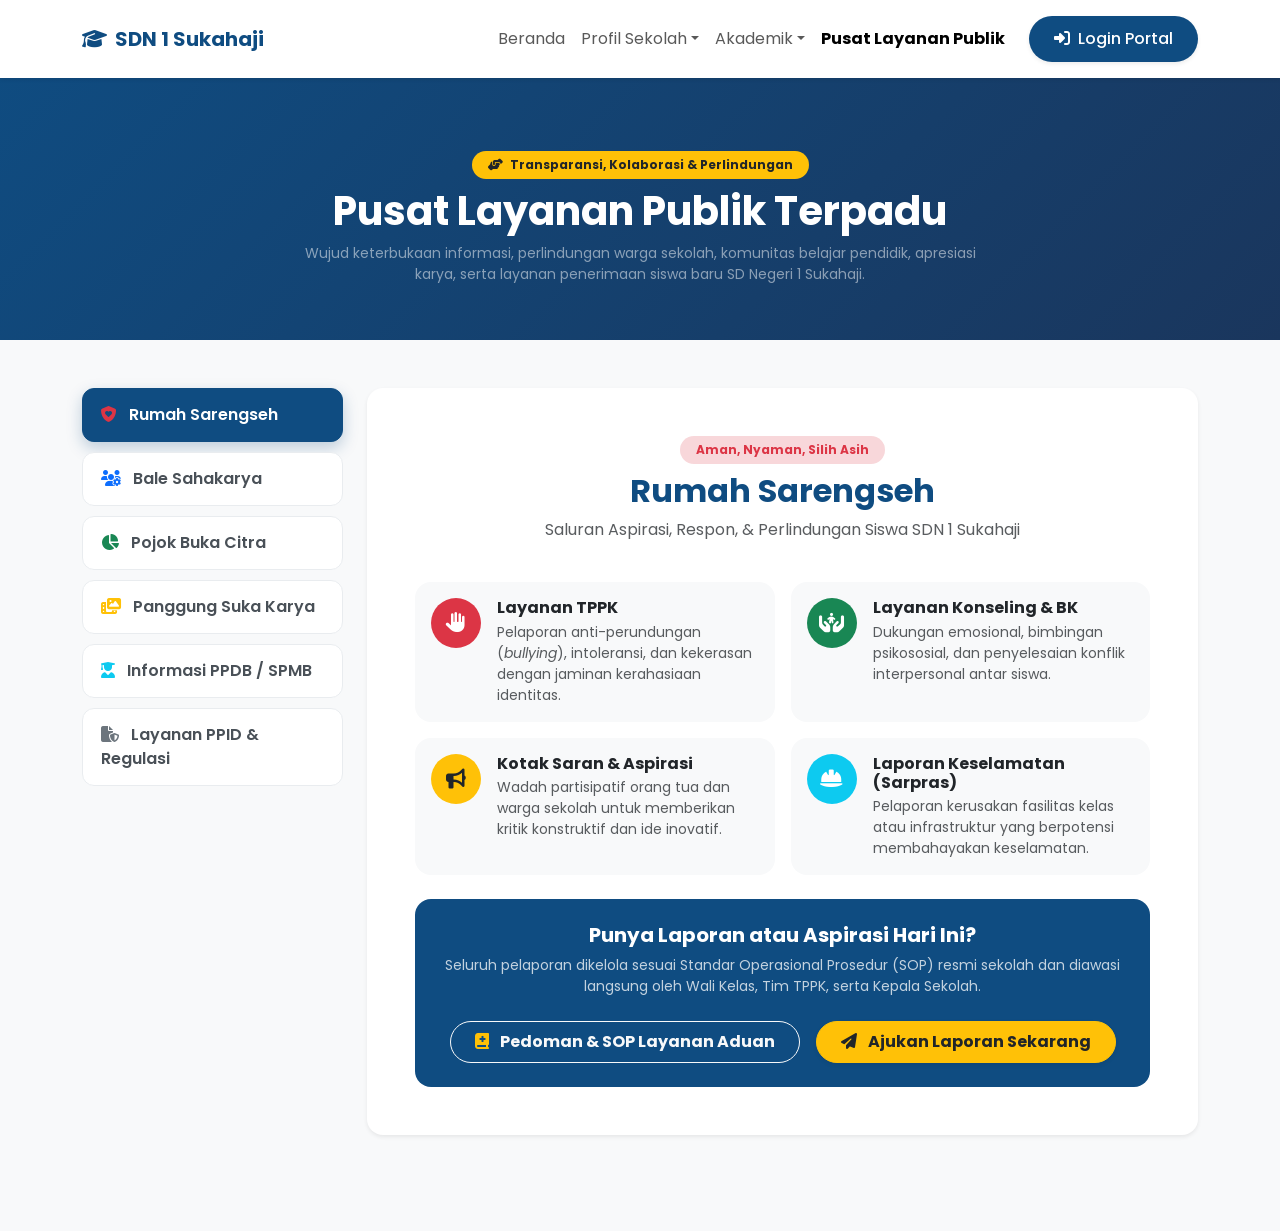
<file: layanan.html>
<!DOCTYPE html>
<html lang="id">
<head>
    <meta charset="UTF-8">
    <meta name="viewport" content="width=device-width, initial-scale=1.0">
    <title>Pusat Layanan Publik | SDN 1 Sukahaji</title>
    <link href="https://cdn.jsdelivr.net/npm/bootstrap@5.3.0/dist/css/bootstrap.min.css" rel="stylesheet">
    <link rel="stylesheet" href="https://cdnjs.cloudflare.com/ajax/libs/font-awesome/6.4.0/css/all.min.css">
    <link rel="stylesheet" href="css/style.css">
    <style>
        .dropdown-menu { border-radius: 12px; border: none; box-shadow: 0 10px 30px rgba(0,0,0,0.1); }
        .dropdown-item { padding: 10px 20px; font-weight: 500; color: #495057; transition: background 0.2s; }
        .dropdown-item:hover { background-color: #f0f7ff; color: #0f4c81; }

        .hero-layanan {
            background: linear-gradient(135deg, #0f4c81 0%, #1a365d 100%);
            color: white;
            padding: 95px 0 55px 0;
            margin-top: 56px;
        }
        .nav-pills-custom .nav-link {
            color: #495057;
            font-weight: 600;
            border-radius: 12px;
            padding: 14px 18px;
            margin-bottom: 10px;
            background: #fff;
            border: 1px solid #e9ecef;
            transition: all 0.3s ease;
            text-align: left;
        }
        .nav-pills-custom .nav-link:hover {
            background: #f0f7ff;
            border-color: #0f4c81;
            transform: translateX(4px);
        }
        .nav-pills-custom .nav-link.active {
            background-color: #0f4c81;
            color: #fff;
            border-color: #0f4c81;
            box-shadow: 0 6px 15px rgba(15, 76, 129, 0.25);
        }
        .feature-icon-circle {
            width: 50px;
            height: 50px;
            border-radius: 50%;
            display: flex;
            align-items: center;
            justify-content: center;
            font-size: 20px;
            flex-shrink: 0;
        }
        .gallery-card {
            border-radius: 16px;
            overflow: hidden;
            border: 1px solid #eee;
            transition: transform 0.3s ease, box-shadow 0.3s ease;
            background: #fff;
        }
        .gallery-card:hover {
            transform: translateY(-5px);
            box-shadow: 0 12px 24px rgba(0,0,0,0.08);
        }
        .gallery-img-wrapper {
            height: 250px;
            overflow: hidden;
            background: #0f172a;
            position: relative;
        }
        .gallery-img-wrapper img {
            width: 100%;
            height: 250px;
            object-fit: cover;
        }
        .gallery-img-wrapper iframe {
            width: 100%;
            height: 250px;
            border: 0;
            pointer-events: none; /* Agar kartu mudah diklik untuk membuka modal */
        }
        .carousel-indicators [data-bs-target] {
            width: 8px;
            height: 8px;
            border-radius: 50%;
        }
        .socmed-cover-box {
            width: 100%;
            height: 250px;
            display: flex;
            flex-direction: column;
            align-items: center;
            justify-content: center;
            color: #fff;
            cursor: pointer;
            transition: opacity 0.2s;
        }
        .socmed-cover-box:hover { opacity: 0.9; }
    </style>
</head>
<body class="bg-light">

    <!-- Navbar Seragam -->
    <nav class="navbar navbar-expand-lg navbar-light bg-white py-3 shadow-sm fixed-top">
        <div class="container">
            <a class="navbar-brand fw-bold text-primary-school" href="index.html">
                <i class="fas fa-graduation-cap me-2"></i>SDN 1 Sukahaji
            </a>
            <button class="navbar-toggler" type="button" data-bs-toggle="collapse" data-bs-target="#navbarNav">
                <span class="navbar-toggler-icon"></span>
            </button>
            <div class="collapse navbar-collapse" id="navbarNav">
                <ul class="navbar-nav ms-auto align-items-center">
                    <li class="nav-item"><a class="nav-link" href="index.html">Beranda</a></li>

                    <!-- Dropdown: Profil Sekolah -->
                    <li class="nav-item dropdown">
                        <a class="nav-link dropdown-toggle" href="#" role="button" data-bs-toggle="dropdown">Profil Sekolah</a>
                        <ul class="dropdown-menu">
                            <li><a class="dropdown-item" href="profil.html#sejarah"><i class="fas fa-landmark me-2 text-warning"></i> Sejarah & Visi Misi</a></li>
                            <li><a class="dropdown-item" href="profil.html#guru"><i class="fas fa-chalkboard-teacher me-2 text-success"></i> Direktori Guru & Tendik</a></li>
                            <li><a class="dropdown-item" href="profil.html#sarpras"><i class="fas fa-building me-2 text-info"></i> Fasilitas & Sarpras</a></li>
                        </ul>
                    </li>

                    <!-- Dropdown: Akademik -->
                    <li class="nav-item dropdown">
                        <a class="nav-link dropdown-toggle" href="#" role="button" data-bs-toggle="dropdown">Akademik</a>
                        <ul class="dropdown-menu">
                            <li><a class="dropdown-item" href="akademik.html#kurikulum"><i class="fas fa-book-reader me-2 text-primary"></i> Kurikulum Satuan Pendidikan</a></li>
                            <li><a class="dropdown-item" href="akademik.html#ekskul"><i class="fas fa-running me-2 text-danger"></i> Ekstrakurikuler & Kokurikuler</a></li>
                            <li><a class="dropdown-item" href="akademik.html#kaldik"><i class="fas fa-calendar-check me-2 text-success"></i> Kalender Pendidikan</a></li>
                        </ul>
                    </li>

                    <!-- Menu Aktif: Pusat Layanan Publik -->
                    <li class="nav-item">
                        <a class="nav-link active fw-bold text-primary-school" href="layanan.html">Pusat Layanan Publik</a>
                    </li>

                    <li class="nav-item ms-lg-3 mt-2 mt-lg-0">
                        <a href="login.html" id="btnNavPortal" class="btn btn-school px-4 rounded-pill shadow-sm">
                            <i class="fas fa-sign-in-alt me-1"></i> Login Portal
                        </a>
                    </li>
                </ul>
            </div>
        </div>
    </nav>

    <!-- Header Banner -->
    <section class="hero-layanan text-center">
        <div class="container">
            <span class="badge bg-warning text-dark px-3 py-2 rounded-pill fw-bold mb-2">
                <i class="fas fa-hands-helping me-1"></i> Transparansi, Kolaborasi & Perlindungan
            </span>
            <h1 class="fw-bold display-6 mb-2">Pusat Layanan Publik Terpadu</h1>
            <p class="small text-white-50 mx-auto mb-0" style="max-width: 680px;">
                Wujud keterbukaan informasi, perlindungan warga sekolah, komunitas belajar pendidik, apresiasi karya, serta layanan penerimaan siswa baru SD Negeri 1 Sukahaji.
            </p>
        </div>
    </section>

    <!-- Konten Utama -->
    <div class="container my-5 pb-5">
        <div class="row g-4">

            <!-- Sidebar Menu Kiri -->
            <div class="col-lg-3">
                <div class="nav flex-column nav-pills nav-pills-custom sticky-top" style="top: 90px; z-index: 10;" id="v-pills-tab" role="tablist" aria-orientation="vertical">
                    <button class="nav-link active" id="tab-sarengseh" data-bs-toggle="pill" data-bs-target="#pane-sarengseh" type="button" role="tab"><i class="fas fa-shield-heart text-danger me-2"></i> Rumah Sarengseh</button>
                    <button class="nav-link" id="tab-sahakarya" data-bs-toggle="pill" data-bs-target="#pane-sahakarya" type="button" role="tab"><i class="fas fa-users-gear text-primary me-2"></i> Bale Sahakarya</button>
                    <button class="nav-link" id="tab-bukacitra" data-bs-toggle="pill" data-bs-target="#pane-bukacitra" type="button" role="tab"><i class="fas fa-chart-pie text-success me-2"></i> Pojok Buka Citra</button>
                    <button class="nav-link" id="tab-sukakarya" data-bs-toggle="pill" data-bs-target="#pane-sukakarya" type="button" role="tab" onclick="muatGaleriPublik()"><i class="fas fa-photo-film text-warning me-2"></i> Panggung Suka Karya</button>
                    <button class="nav-link" id="tab-ppdb" data-bs-toggle="pill" data-bs-target="#pane-ppdb" type="button" role="tab"><i class="fas fa-user-graduate text-info me-2"></i> Informasi PPDB / SPMB</button>
                    <button class="nav-link" id="tab-ppid" data-bs-toggle="pill" data-bs-target="#pane-ppid" type="button" role="tab"><i class="fas fa-file-shield text-secondary me-2"></i> Layanan PPID & Regulasi</button>
                </div>
            </div>

            <!-- Area Konten Kanan -->
            <div class="col-lg-9">
                <div class="tab-content" id="v-pills-tabContent">

                    <!-- 1. RUMAH SARENGSEH -->
                    <div class="tab-pane fade show active" id="pane-sarengseh" role="tabpanel">
                        <div class="card border-0 shadow-sm rounded-4 p-4 p-md-5 bg-white">
                            <div class="text-center mb-4">
                                <span class="badge bg-danger-subtle text-danger px-3 py-2 rounded-pill fw-bold mb-2">Aman, Nyaman, Silih Asih</span>
                                <h2 class="fw-bold text-primary-school">Rumah Sarengseh</h2>
                                <p class="text-muted">Saluran Aspirasi, Respon, & Perlindungan Siswa SDN 1 Sukahaji</p>
                            </div>
                            <div class="row g-3 mb-4">
                                <div class="col-md-6"><div class="p-3 bg-light rounded-4 h-100 d-flex align-items-start"><div class="feature-icon-circle bg-danger text-white me-3"><i class="fas fa-hand-paper"></i></div><div><h6 class="fw-bold mb-1">Layanan TPPK</h6><p class="small text-muted mb-0">Pelaporan anti-perundungan (<em>bullying</em>), intoleransi, dan kekerasan dengan jaminan kerahasiaan identitas.</p></div></div></div>
                                <div class="col-md-6"><div class="p-3 bg-light rounded-4 h-100 d-flex align-items-start"><div class="feature-icon-circle bg-success text-white me-3"><i class="fas fa-hands-holding-child"></i></div><div><h6 class="fw-bold mb-1">Layanan Konseling & BK</h6><p class="small text-muted mb-0">Dukungan emosional, bimbingan psikososial, dan penyelesaian konflik interpersonal antar siswa.</p></div></div></div>
                                <div class="col-md-6"><div class="p-3 bg-light rounded-4 h-100 d-flex align-items-start"><div class="feature-icon-circle bg-warning text-dark me-3"><i class="fas fa-bullhorn"></i></div><div><h6 class="fw-bold mb-1">Kotak Saran & Aspirasi</h6><p class="small text-muted mb-0">Wadah partisipatif orang tua dan warga sekolah untuk memberikan kritik konstruktif dan ide inovatif.</p></div></div></div>
                                <div class="col-md-6"><div class="p-3 bg-light rounded-4 h-100 d-flex align-items-start"><div class="feature-icon-circle bg-info text-white me-3"><i class="fas fa-helmet-safety"></i></div><div><h6 class="fw-bold mb-1">Laporan Keselamatan (Sarpras)</h6><p class="small text-muted mb-0">Pelaporan kerusakan fasilitas kelas atau infrastruktur yang berpotensi membahayakan keselamatan.</p></div></div></div>
                            </div>
                            <div class="bg-primary-school text-white p-4 rounded-4 text-center">
                                <h5 class="fw-bold mb-2">Punya Laporan atau Aspirasi Hari Ini?</h5>
                                <p class="small mb-4 opacity-75">Seluruh pelaporan dikelola sesuai Standar Operasional Prosedur (SOP) resmi sekolah dan diawasi langsung oleh Wali Kelas, Tim TPPK, serta Kepala Sekolah.</p>
                                <div class="d-flex flex-wrap justify-content-center gap-3">
                                    <a href="sop-layanan.html" class="btn btn-outline-light fw-bold rounded-pill px-4 py-2"><i class="fas fa-book-medical me-2 text-warning"></i> Pedoman & SOP Layanan Aduan</a>
                                    <a href="login.html" id="btnAduanPortal" class="btn btn-warning text-dark fw-bold rounded-pill px-4 py-2 shadow-sm"><i class="fas fa-paper-plane me-2"></i> Ajukan Laporan Sekarang</a>
                                </div>
                            </div>
                        </div>
                    </div>

                    <!-- 2. BALE SAHAKARYA -->
                    <div class="tab-pane fade" id="pane-sahakarya" role="tabpanel">
                        <div class="card border-0 shadow-sm rounded-4 p-4 p-md-5 bg-white">
                            <span class="badge bg-primary-subtle text-primary px-3 py-2 rounded-pill fw-bold mb-2" style="width: fit-content;">Komunitas Belajar Pendidik</span>
                            <h2 class="fw-bold text-primary-school mb-2">Bale Sahakarya</h2>
                            <p class="text-muted mb-4">Wadah kolaborasi, refleksi pembelajaran, dan peningkatan kompetensi berkelanjutan Pendidik & Tenaga Kependidikan SDN 1 Sukahaji.</p>
                            <div class="row g-3">
                                <div class="col-md-4"><div class="border rounded-4 p-3 h-100"><i class="fas fa-chalkboard-user fs-3 text-primary mb-2"></i><h6 class="fw-bold">Berbagi Praktik Baik</h6><p class="small text-muted mb-0">Pertemuan rutin mingguan membahas inovasi pembelajaran mendalam (<em>deep learning</em>) dan asesmen autentik.</p></div></div>
                                <div class="col-md-4"><div class="border rounded-4 p-3 h-100"><i class="fas fa-magnifying-glass-chart fs-3 text-success mb-2"></i><h6 class="fw-bold">Bedah Rapor Pendidikan</h6><p class="small text-muted mb-0">Perencanaan berbasis data (PBD) untuk meningkatkan kualitas literasi, numerasi, dan karakter siswa.</p></div></div>
                                <div class="col-md-4"><div class="border rounded-4 p-3 h-100"><i class="fas fa-laptop-code fs-3 text-warning mb-2"></i><h6 class="fw-bold">Transformasi Digital</h6><p class="small text-muted mb-0">Pengembangan media ajar interaktif dan pemanfaatan ekosistem digital sekolah secara terpadu.</p></div></div>
                            </div>
                        </div>
                    </div>

                    <!-- 3. POJOK BUKA CITRA -->
                    <div class="tab-pane fade" id="pane-bukacitra" role="tabpanel">
                        <div class="card border-0 shadow-sm rounded-4 p-4 p-md-5 bg-white">
                            <span class="badge bg-success-subtle text-success px-3 py-2 rounded-pill fw-bold mb-2" style="width: fit-content;">Transparansi & Akuntabilitas</span>
                            <h2 class="fw-bold text-primary-school mb-2">Pojok Buka Citra</h2>
                            <p class="text-muted mb-4">Keterbukaan informasi publik mengenai program prioritas Rencana Kerja Tahunan (RKT) dan pengelolaan dana BOSP SDN 1 Sukahaji.</p>
                            <div class="row g-3">
                                <div class="col-md-6"><div class="p-4 border rounded-4 h-100 bg-light"><h6 class="fw-bold text-primary-school"><i class="fas fa-file-invoice-dollar me-2 text-success"></i>Fokus Program RKT & RKAS 2026</h6><ul class="small text-muted mb-0 lh-lg"><li>Peningkatan kompetensi PTK melalui Komunitas Belajar Sahakarya.</li><li>Penguatan literasi-numerasi dan penyediaan sarana buku bacaan bermutu.</li><li>Pemeliharaan keselamatan sarana prasarana, UKS/P3K, dan program SPAB.</li><li>Pencegahan dan penanganan kekerasan melalui optimalisasi Tim TPPK.</li></ul></div></div>
                                <div class="col-md-6"><div class="p-4 border rounded-4 h-100 bg-light"><h6 class="fw-bold text-primary-school"><i class="fas fa-chart-line me-2 text-warning"></i>Capaian Iklim Sekolah</h6><p class="small text-muted mb-2">Berdasarkan Rapor Pendidikan Satuan Pendidikan:</p><div class="mb-2"><div class="d-flex justify-content-between small fw-bold mb-1"><span>Capaian Literasi & Numerasi</span><span class="text-success">90,91% (Baik)</span></div><div class="progress" style="height: 8px;"><div class="progress-bar bg-success" style="width: 91%"></div></div></div><div><div class="d-flex justify-content-between small fw-bold mb-1"><span>Iklim Keamanan Satuan Pendidikan</span><span class="text-primary">79,76 (Baik)</span></div><div class="progress" style="height: 8px;"><div class="progress-bar bg-primary" style="width: 80%"></div></div></div></div></div>
                            </div>
                        </div>
                    </div>

                    <!-- 4. PANGGUNG SUKA KARYA -->
                    <div class="tab-pane fade" id="pane-sukakarya" role="tabpanel">
                        <div class="card border-0 shadow-sm rounded-4 p-4 p-md-5 bg-white">
                            <div class="d-flex justify-content-between align-items-center flex-wrap mb-4">
                                <div>
                                    <span class="badge bg-warning-subtle text-dark px-3 py-2 rounded-pill fw-bold mb-2">Etalase Apresiasi</span>
                                    <h2 class="fw-bold text-primary-school mb-1">Panggung Suka Karya</h2>
                                    <p class="text-muted small mb-0">Galeri karya kreatif, album dokumentasi bergeser otomatis, dan pemutar video interaktif.</p>
                                </div>
                                <button class="btn btn-outline-primary btn-sm rounded-pill px-3 mt-2 mt-md-0" onclick="muatGaleriPublik()"><i class="fas fa-sync-alt me-1"></i> Segarkan Galeri</button>
                            </div>
                            <div id="galeriPublikContainer" class="row g-4">
                                <div class="col-12 text-center py-5 text-muted"><div class="spinner-border text-primary mb-2" role="status"></div><div>Memuat karya-karya terbaik...</div></div>
                            </div>
                        </div>
                    </div>

                    <!-- 5. INFORMASI PPDB / SPMB -->
                    <div class="tab-pane fade" id="pane-ppdb" role="tabpanel">
                        <div class="card border-0 shadow-sm rounded-4 p-4 p-md-5 bg-white">
                            <span class="badge bg-info-subtle text-info px-3 py-2 rounded-pill fw-bold mb-2" style="width: fit-content;">Penerimaan Murid Baru</span>
                            <h2 class="fw-bold text-primary-school mb-2">Informasi PPDB / SPMB</h2>
                            <p class="text-muted mb-4">Panduan resmi Penerimaan Peserta Didik Baru (PPDB / SPMB) SD Negeri 1 Sukahaji Tahun Ajaran 2026/2027 yang objektif, transparan, dan akuntabel.</p>
                            <div class="row g-3 mb-4">
                                <div class="col-md-4"><div class="p-3 border rounded-4 h-100 bg-light"><div class="fw-bold text-primary-school mb-1"><i class="fas fa-map-location-dot me-2 text-danger"></i>Jalur Domisili / Zonasi</div><p class="small text-muted mb-0">Prioritas utama bagi calon peserta didik yang berdomisili di wilayah Desa Sukahaji, Desa Cijulang, Desa Sukamulya, dan sekitarnya sesuai pemetaan zonasi sekolah.</p></div></div>
                                <div class="col-md-4"><div class="p-3 border rounded-4 h-100 bg-light"><div class="fw-bold text-primary-school mb-1"><i class="fas fa-hands-holding-circle me-2 text-success"></i>Jalur Afirmasi</div><p class="small text-muted mb-0">Diperuntukkan bagi calon peserta didik dari keluarga ekonomi tidak mampu dan penyandang disabilitas (inklusif) tanpa diskriminasi.</p></div></div>
                                <div class="col-md-4"><div class="p-3 border rounded-4 h-100 bg-light"><div class="fw-bold text-primary-school mb-1"><i class="fas fa-briefcase me-2 text-warning"></i>Jalur Mutasi Orang Tua</div><p class="small text-muted mb-0">Bagi calon siswa yang mengikuti perpindahan tugas orang tua/wali yang dibuktikan dengan surat penugasan resmi instansi.</p></div></div>
                            </div>
                            <div class="row g-4">
                                <div class="col-md-7"><h6 class="fw-bold text-primary-school"><i class="fas fa-clipboard-check me-2 text-success"></i>Persyaratan Umum Pendaftaran Kelas I</h6><ul class="small text-muted lh-lg mb-0"><li>Berusia <strong>7 (tujuh) tahun</strong> (prioritas wajib diterima) atau paling rendah <strong>6 (enam) tahun</strong> pada tanggal 1 Juli tahun berjalan.</li><li>Fotokopi Akta Kelahiran dan Kartu Keluarga (KK).</li><li>Fotokopi KTP Orang Tua/Wali & Kartu KIP/PKH (jika memiliki).</li><li>Ijazah / Surat Tanda Tamat Belajar TK/RA (apabila ada, <strong>tidak wajib</strong>).</li><li><strong>Tanpa tes membaca, menulis, dan berhitung (Calistung)</strong>.</li></ul></div>
                                <div class="col-md-5"><div class="bg-primary-school text-white p-4 rounded-4 h-100 d-flex flex-column justify-content-center"><h6 class="fw-bold text-warning mb-2"><i class="fas fa-users me-2"></i>Daya Tampung Kelas I</h6><div class="display-6 fw-bold mb-1">28 Kursi</div><p class="small opacity-75 mb-3">1 Rombongan Belajar (Sesuai Standar Nasional Pendidikan Dikdas).</p><a href="index.html#petaSebaran" class="btn btn-warning btn-sm text-dark fw-bold rounded-pill"><i class="fas fa-map-marked-alt me-1"></i> Lihat Peta Zonasi Siswa</a></div></div>
                            </div>
                        </div>
                    </div>

                    <!-- 6. LAYANAN PPID & REGULASI -->
                    <div class="tab-pane fade" id="pane-ppid" role="tabpanel">
                        <div class="card border-0 shadow-sm rounded-4 p-4 p-md-5 bg-white">
                            <span class="badge bg-secondary-subtle text-secondary px-3 py-2 rounded-pill fw-bold mb-2" style="width: fit-content;">Keterbukaan Informasi Publik</span>
                            <h2 class="fw-bold text-primary-school mb-2">Layanan PPID & Regulasi Sekolah</h2>
                            <p class="text-muted mb-4">Pejabat Pengelola Informasi dan Dokumentasi (PPID) Pelaksana SD Negeri 1 Sukahaji menyediakan akses dokumen regulasi dan Standar Operasional Prosedur (SOP) secara terbuka bagi masyarakat.</p>
                            <div class="table-responsive mb-4">
                                <table class="table table-hover align-middle border">
                                    <thead class="table-light"><tr><th>Kode Dokumen</th><th>Nama Regulasi / Standar Operasional Prosedur (SOP)</th><th>Status</th><th class="text-end">Aksi</th></tr></thead>
                                    <tbody class="small">
                                        <tr><td><span class="badge bg-danger">SOP-10/2026</span></td><td class="fw-semibold">SOP Penyelenggaraan Layanan Pengaduan & Aspirasi Digital "Rumah Sarengseh"</td><td><span class="badge bg-success-subtle text-success">Berlaku</span></td><td class="text-end"><a href="sop-layanan.html" class="btn btn-sm btn-outline-primary rounded-pill px-3"><i class="fas fa-book-open me-1"></i> Baca & Cetak</a></td></tr>
                                        <tr><td><span class="badge bg-warning text-dark">SOP-07/2026</span></td><td class="fw-semibold">SOP Pencegahan dan Penanganan Kekerasan (TPPK) & SK Tim TPPK</td><td><span class="badge bg-success-subtle text-success">Berlaku</span></td><td class="text-end"><a href="sop-layanan.html" class="btn btn-sm btn-outline-primary rounded-pill px-3"><i class="fas fa-book-open me-1"></i> Baca & Cetak</a></td></tr>
                                        <tr><td><span class="badge bg-success">SOP-08/2026</span></td><td class="fw-semibold">SOP Pemeriksaan Keselamatan Bangunan/Sarpras, P3K, dan Layanan UKS</td><td><span class="badge bg-success-subtle text-success">Berlaku</span></td><td class="text-end"><a href="sop-layanan.html" class="btn btn-sm btn-outline-primary rounded-pill px-3"><i class="fas fa-book-open me-1"></i> Baca & Cetak</a></td></tr>
                                        <tr><td><span class="badge bg-info text-dark">SOP-09/2026</span></td><td class="fw-semibold">SOP Simulasi dan Evakuasi Tanggap Darurat Bencana (Program SPAB)</td><td><span class="badge bg-success-subtle text-success">Berlaku</span></td><td class="text-end"><a href="sop-layanan.html" class="btn btn-sm btn-outline-primary rounded-pill px-3"><i class="fas fa-book-open me-1"></i> Baca & Cetak</a></td></tr>
                                    </tbody>
                                </table>
                            </div>
                            <div class="p-3 bg-light rounded-4 d-flex justify-content-between align-items-center flex-wrap gap-2">
                                <div class="small text-muted"><i class="fas fa-circle-info text-primary me-1"></i> Seluruh dokumen telah disahkan oleh Kepala SD Negeri 1 Sukahaji dan siap diunduh/dicetak dalam format A4.</div>
                                <a href="sop-layanan.html" class="btn btn-school btn-sm rounded-pill px-4"><i class="fas fa-print me-1"></i> Buka Portal Dokumen SOP Lengkap</a>
                            </div>
                        </div>
                    </div>

                </div>
            </div>

        </div>
    </div>

    <!-- MODAL PEMUTAR VIDEO SOSIAL MEDIA (POP-UP TENGAH LAYAR) -->
    <div class="modal fade" id="modalPlayerPublik" tabindex="-1" aria-hidden="true">
        <div class="modal-dialog modal-dialog-centered modal-lg">
            <div class="modal-content border-0 rounded-4 shadow-lg overflow-hidden bg-dark">
                <div class="modal-header border-0 pb-0 justify-content-end position-absolute top-0 end-0 z-3">
                    <button type="button" class="btn-close btn-close-white bg-dark p-2 rounded-circle shadow" data-bs-dismiss="modal"></button>
                </div>
                <div class="modal-body p-0 text-center d-flex align-items-center justify-content-center" id="modalPlayerContent" style="min-height: 420px; background: #000;">
                    <!-- Konten Video Dimuat Dinamis -->
                </div>
            </div>
        </div>
    </div>

    <script src="https://cdn.jsdelivr.net/npm/bootstrap@5.3.0/dist/js/bootstrap.bundle.min.js"></script>
    <script>
        const API_URL = 'https://script.google.com/macros/s/AKfycbyfseRl94qmA0TaX1ODw3sr8Car6i0uf-3WEBKcJ8cDILdi459vW0CCqo28L3iGgHhVww/exec';

        const activeSession = localStorage.getItem('userSession');
        if (activeSession) {
            try {
                const u = JSON.parse(activeSession);
                const namaSingkat = u.nama ? u.nama.split(' ')[0] : 'Akun';
                const btnNav = document.getElementById('btnNavPortal');
                const btnAduan = document.getElementById('btnAduanPortal');
                if (btnNav) {
                    btnNav.href = 'dashboard.html';
                    btnNav.innerHTML = `<i class="fas fa-th-large me-1"></i> Ruang Kerja (${namaSingkat})`;
                }
                if (btnAduan) {
                    btnAduan.href = 'dashboard.html';
                    btnAduan.innerHTML = `<i class="fas fa-shield-heart me-2"></i> Buka Ruang Pengaduan Saya`;
                }
            } catch (e) {}
        }

        // --- HELPER PARSER MEDIA SOSIAL ---
        function ekstrakIdYouTube(url) {
            if (!url) return null;
            let match = String(url).trim().match(/(?:youtube\.com\/(?:[^\/]+\/.+\/|(?:v|e(?:mbed)?|shorts|live)\/|.*[?&]v=)|youtu\.be\/)([^"&?\/\s]{11})/i);
            return (match && match[1]) ? match[1] : null;
        }

        function ekstrakIdTikTok(url) {
            if (!url) return null;
            let match = String(url).trim().match(/tiktok\.com\/.*\/video\/(\d+)/i) || String(url).trim().match(/tiktok\.com\/v\/(\d+)/i);
            return (match && match[1]) ? match[1] : null;
        }

        function isTikTokUrl(url) {
            return /tiktok\.com/i.test(String(url || ''));
        }

        function ekstrakInstagram(url) {
            if (!url) return null;
            let match = String(url).trim().match(/instagram\.com\/(?:[^\/]+\/)?(p|reel|reels|tv)\/([a-zA-Z0-9_-]+)/i);
            if (match && match[2]) {
                return { tipe: match[1].toLowerCase() === 'reels' ? 'reel' : match[1].toLowerCase(), kode: match[2] };
            }
            return null;
        }

        function isFacebookVideo(url) {
            return /(?:facebook\.com\/.*(?:videos|reel|watch|share\/v|share\/r)|fb\.watch\/)/i.test(String(url || ''));
        }

        function ekstrakIdDrive(url) {
            if (!url) return null;
            let f = String(url).trim();
            if (!f.includes('drive.google.com') && !f.includes('lh3.googleusercontent.com')) return null;
            let match = f.match(/\/d\/([a-zA-Z0-9_-]+)/) || f.match(/id=([a-zA-Z0-9_-]+)/);
            return (match && match[1]) ? match[1] : null;
        }

        function konversiLinkGambar(url) {
            if (!url) return '';
            let driveId = ekstrakIdDrive(url);
            if (driveId) return `https://drive.google.com/thumbnail?id=${driveId}&sz=w800`;
            return String(url).trim();
        }

        // --- FUNGSI BUKA POP-UP PEMUTAR VIDEO SOSMED ---
        function bukaModalPlayerPublik(url, judul) {
            const box = document.getElementById('modalPlayerContent');
            box.innerHTML = '';

            let ytId = ekstrakIdYouTube(url);
            let ttId = ekstrakIdTikTok(url);
            let igData = ekstrakInstagram(url);
            let fbVid = isFacebookVideo(url);
            let driveId = ekstrakIdDrive(url);

            if (ytId) {
                box.innerHTML = `<div class="ratio ratio-16x9 w-100"><iframe src="https://www.youtube.com/embed/${ytId}?autoplay=1" allow="autoplay; encrypted-media" allowfullscreen></iframe></div>`;
            } else if (ttId) {
                box.innerHTML = `<div class="d-flex justify-content-center align-items-center w-100 py-3" style="height: 520px;"><iframe src="https://www.tiktok.com/embed/v2/${ttId}" style="width: 325px; height: 500px; border:0;" allowfullscreen></iframe></div>`;
            } else if (igData) {
                box.innerHTML = `<div class="d-flex justify-content-center align-items-center w-100 py-3" style="height: 520px;"><iframe src="https://www.instagram.com/${igData.tipe}/${igData.kode}/embed" style="width: 380px; height: 500px; border:0;" scrolling="no" allowtransparency="true"></iframe></div>`;
            } else if (fbVid) {
                box.innerHTML = `<div class="ratio ratio-16x9 w-100"><iframe src="https://www.facebook.com/plugins/video.php?href=${encodeURIComponent(url)}&show_text=false&autoplay=1" style="border:none;overflow:hidden" scrolling="no" frameborder="0" allowfullscreen="true" allow="autoplay; clipboard-write; encrypted-media; picture-in-picture"></iframe></div>`;
            } else if (driveId) {
                box.innerHTML = `<div class="ratio ratio-16x9 w-100"><iframe src="https://drive.google.com/file/d/${driveId}/preview" allow="autoplay; fullscreen" allowfullscreen></iframe></div>`;
            } else {
                box.innerHTML = `<div class="p-5 text-white">Format media tidak didukung untuk pemutaran langsung. <br><a href="${url}" target="_blank" class="btn btn-warning btn-sm mt-3 fw-bold">Buka Tautan Eksternal</a></div>`;
            }

            const modalEl = new bootstrap.Modal(document.getElementById('modalPlayerPublik'));
            modalEl.show();
        }

        // --- MEMUAT GALERI PUBLIK ---
        function muatGaleriPublik() {
            const container = document.getElementById('galeriPublikContainer');
            container.innerHTML = `<div class="col-12 text-center py-5 text-muted"><div class="spinner-border text-primary mb-2" role="status"></div><div>Memuat karya terbaik...</div></div>`;

            fetch(`${API_URL}?action=baca_galeri&mode=PUBLIC&_t=${Date.now()}`)
            .then(r => r.json())
            .then(res => {
                const list = res.data || [];
                if (res.status === 'success' && list.length > 0) {
                    let html = '';
                    list.forEach((item, index) => {
                        let idGaleri = item.id_galeri || ('gal-' + index);
                        let judul = item.judul_kegiatan || 'Karya & Praktik Baik';
                        let deskripsi = item.deskripsi_kegiatan || '';
                        let penulis = item.nama_pembuat || 'Guru SDN 1 Sukahaji';
                        let tanggal = item.tanggal_kegiatan || '';
                        let likes = item.likes || 0;
                        let tipeMedia = String(item.tipe_media || 'Foto').trim();
                        let links = Array.isArray(item.links) ? item.links.map(x => String(x).trim()).filter(Boolean) : [];

                        let firstLink = links[0] || '';
                        let ytId = ekstrakIdYouTube(firstLink);
                        let ttId = ekstrakIdTikTok(firstLink);
                        let isShortTt = /(?:vm|vt)\.tiktok\.com\//i.test(firstLink);
                        let igData = ekstrakInstagram(firstLink);
                        let fbVideo = isFacebookVideo(firstLink);
                        let driveId = ekstrakIdDrive(firstLink);

                        let isVideoMode = (links.length === 1 && tipeMedia.toLowerCase() === 'video') || Boolean(ytId || ttId || isShortTt || igData || fbVideo);

                        let mediaHtml = '';
                        let badgeMedia = '';
                        let tombolLuarHtml = '';

                        // 1. Tampilan Kartu untuk YouTube
                        if (ytId) {
                            badgeMedia = `<span class="badge bg-danger position-absolute top-0 end-0 m-2 z-2 shadow-sm"><i class="fab fa-youtube me-1"></i> YouTube</span>`;
                            mediaHtml = `<div class="ratio ratio-16x9 h-100"><iframe src="https://www.youtube.com/embed/${ytId}?rel=0" title="${judul}" allowfullscreen></iframe></div>`;
                            tombolLuarHtml = `<a href="https://www.youtube.com/watch?v=${ytId}" target="_blank" class="btn btn-sm btn-light border text-danger fw-semibold w-100 rounded-pill mb-2"><i class="fab fa-youtube me-1"></i> Tonton di YouTube</a>`;
                        }
                        // 2. Tampilan Kartu untuk TikTok (Memicu Pop-Up Modal agar mulus)
                        else if (ttId || isShortTt) {
                            badgeMedia = `<span class="badge bg-dark position-absolute top-0 end-0 m-2 z-2 shadow-sm"><i class="fab fa-tiktok me-1"></i> TikTok</span>`;
                            mediaHtml = `
                                <div class="socmed-cover-box" style="background: linear-gradient(135deg, #000000 0%, #1f2937 100%);" onclick="bukaModalPlayerPublik('${firstLink}', '${judul}')">
                                    <i class="fab fa-tiktok display-4 text-white mb-2"></i>
                                    <span class="btn btn-danger btn-sm rounded-pill px-4 fw-bold shadow"><i class="fas fa-play me-1"></i> Putar Video TikTok</span>
                                </div>`;
                            tombolLuarHtml = `<button class="btn btn-sm btn-light border text-dark fw-semibold w-100 rounded-pill mb-2" onclick="bukaModalPlayerPublik('${firstLink}', '${judul}')"><i class="fab fa-tiktok me-1 text-danger"></i> Putar Video TikTok (Pop-Up)</button>`;
                        }
                        // 3. Tampilan Kartu untuk Instagram
                        else if (igData) {
                            badgeMedia = `<span class="badge position-absolute top-0 end-0 m-2 z-2 shadow-sm" style="background: linear-gradient(45deg, #f09433, #e6683c, #dc2743, #cc2366, #bc1888);"><i class="fab fa-instagram me-1"></i> Instagram</span>`;
                            mediaHtml = `
                                <div class="socmed-cover-box" style="background: linear-gradient(45deg, #f09433, #bc1888);" onclick="bukaModalPlayerPublik('${firstLink}', '${judul}')">
                                    <i class="fab fa-instagram display-4 text-white mb-2"></i>
                                    <span class="btn btn-light text-dark btn-sm rounded-pill px-4 fw-bold shadow"><i class="fas fa-play me-1 text-danger"></i> Putar Video Instagram</span>
                                </div>`;
                            tombolLuarHtml = `<button class="btn btn-sm btn-light border text-danger fw-semibold w-100 rounded-pill mb-2" onclick="bukaModalPlayerPublik('${firstLink}', '${judul}')"><i class="fab fa-instagram me-1"></i> Putar Video Instagram (Pop-Up)</button>`;
                        }
                        // 4. Tampilan Kartu untuk Facebook
                        else if (fbVideo) {
                            badgeMedia = `<span class="badge bg-primary position-absolute top-0 end-0 m-2 z-2 shadow-sm"><i class="fab fa-facebook me-1"></i> Facebook</span>`;
                            mediaHtml = `
                                <div class="socmed-cover-box" style="background: #1877f2;" onclick="bukaModalPlayerPublik('${firstLink}', '${judul}')">
                                    <i class="fab fa-facebook-f display-4 text-white mb-2"></i>
                                    <span class="btn btn-light text-primary btn-sm rounded-pill px-4 fw-bold shadow"><i class="fas fa-play me-1"></i> Putar Video Facebook</span>
                                </div>`;
                            tombolLuarHtml = `<button class="btn btn-sm btn-light border text-primary fw-semibold w-100 rounded-pill mb-2" onclick="bukaModalPlayerPublik('${firstLink}', '${judul}')"><i class="fab fa-facebook-f me-1"></i> Putar Video Facebook (Pop-Up)</button>`;
                        }
                        // 5. Video Google Drive
                        else if (isVideoMode && driveId) {
                            badgeMedia = `<span class="badge bg-success position-absolute top-0 end-0 m-2 z-2 shadow-sm"><i class="fab fa-google-drive me-1"></i> Video Drive</span>`;
                            mediaHtml = `<iframe src="https://drive.google.com/file/d/${driveId}/preview" title="${judul}" allow="autoplay; fullscreen" allowfullscreen></iframe>`;
                            tombolLuarHtml = `<button class="btn btn-sm btn-light border text-success fw-semibold w-100 rounded-pill mb-2" onclick="bukaModalPlayerPublik('${firstLink}', '${judul}')"><i class="fab fa-google-drive me-1"></i> Putar Video Layar Penuh</button>`;
                        }
                        // 6. Album Foto (Slide Otomatis 4 Foto)
                        else if (links.length > 1) {
                            badgeMedia = `<span class="badge bg-primary position-absolute top-0 end-0 m-2 z-2 shadow-sm"><i class="fas fa-images me-1"></i> Slide ${links.length} Foto</span>`;
                            let carouselId = `carouselGaleriPublik_${index}`;
                            
                            let indicators = links.map((_, sIdx) => `
                                <button type="button" data-bs-target="#${carouselId}" data-bs-slide-to="${sIdx}" class="${sIdx === 0 ? 'active' : ''}" aria-current="${sIdx === 0 ? 'true' : 'false'}"></button>
                            `).join('');

                            let slides = links.map((fUrl, sIdx) => {
                                let cleanImg = konversiLinkGambar(fUrl);
                                return `
                                <div class="carousel-item ${sIdx === 0 ? 'active' : ''}" data-bs-interval="2800">
                                    <img src="${cleanImg}" alt="${judul} - Foto ${sIdx + 1}" onerror="this.src='https://img.freepik.com/free-vector/children-painting-art-class_23-2148657526.jpg'">
                                    <span class="badge bg-dark bg-opacity-75 position-absolute bottom-0 start-0 m-2 z-2">Foto ${sIdx + 1}/${links.length}</span>
                                </div>`;
                            }).join('');

                            mediaHtml = `
                                <div id="${carouselId}" class="carousel slide carousel-fade h-100" data-bs-ride="carousel" data-bs-interval="2800" data-bs-pause="false">
                                    <div class="carousel-indicators mb-1">${indicators}</div>
                                    <div class="carousel-inner h-100">${slides}</div>
                                    <button class="carousel-control-prev" type="button" data-bs-target="#${carouselId}" data-bs-slide="prev"><span class="carousel-control-prev-icon"></span></button>
                                    <button class="carousel-control-next" type="button" data-bs-target="#${carouselId}" data-bs-slide="next"><span class="carousel-control-next-icon"></span></button>
                                </div>
                            `;
                        }
                        // 7. Foto Tunggal
                        else {
                            let singleImg = firstLink ? konversiLinkGambar(firstLink) : 'https://img.freepik.com/free-vector/children-painting-art-class_23-2148657526.jpg';
                            badgeMedia = `<span class="badge bg-dark bg-opacity-75 position-absolute top-0 end-0 m-2 z-2"><i class="fas fa-camera me-1"></i> Foto Kegiatan</span>`;
                            mediaHtml = `<img src="${singleImg}" alt="${judul}" onerror="this.src='https://img.freepik.com/free-vector/children-painting-art-class_23-2148657526.jpg'">`;
                        }

                        html += `
                        <div class="col-md-6">
                            <div class="gallery-card h-100 d-flex flex-column">
                                <div class="gallery-img-wrapper">
                                    ${mediaHtml}
                                    ${badgeMedia}
                                </div>
                                <div class="p-4 flex-grow-1 d-flex flex-column justify-content-between">
                                    <div>
                                        <h5 class="fw-bold text-primary-school mb-1">${judul}</h5>
                                        <div class="small text-success fw-semibold mb-2">
                                            <i class="fas fa-chalkboard-user me-1"></i> ${penulis}
                                        </div>
                                        <p class="small text-secondary mb-3" style="line-height: 1.6; white-space: pre-wrap;">${deskripsi}</p>
                                    </div>
                                    <div>
                                        ${tombolLuarHtml}
                                        <div class="d-flex justify-content-between align-items-center border-top pt-2">
                                            <small class="text-muted"><i class="far fa-calendar-alt me-1"></i> ${tanggal}</small>
                                            <button class="btn btn-sm btn-outline-danger rounded-pill px-3" onclick="beriApresiasi('${idGaleri}', this)">
                                                <i class="fas fa-heart me-1"></i> <span>${likes}</span> Apresiasi
                                            </button>
                                        </div>
                                    </div>
                                </div>
                            </div>
                        </div>`;
                    });
                    container.innerHTML = html;

                    setTimeout(() => {
                        const carousels = container.querySelectorAll('.carousel');
                        carousels.forEach(carEl => {
                            const instance = new bootstrap.Carousel(carEl, {
                                interval: 2800,
                                ride: 'carousel',
                                pause: false,
                                wrap: true
                            });
                            instance.cycle();
                        });
                    }, 150);

                } else {
                    container.innerHTML = `<div class="col-12 text-center py-5 text-muted"><i class="fas fa-images fs-1 mb-2 opacity-50"></i><p class="mb-0">Belum ada karya yang dipublikasikan.</p></div>`;
                }
            })
            .catch(() => {
                container.innerHTML = `<div class="col-12 text-center py-4 text-danger">Gagal memuat galeri.</div>`;
            });
        }

        function beriApresiasi(idGaleri, btnEl) {
            btnEl.disabled = true;
            fetch(`${API_URL}?action=apresiasi_galeri&id_galeri=${encodeURIComponent(idGaleri)}`)
            .then(r => r.json())
            .then(res => {
                let span = btnEl.querySelector('span');
                let currentVal = parseInt(span.innerText || '0', 10);
                span.innerText = (res && res.likes !== undefined) ? res.likes : (currentVal + 1);
                btnEl.classList.replace('btn-outline-danger', 'btn-danger');
            });
        }

        document.addEventListener("DOMContentLoaded", function() {
            muatGaleriPublik();
            const hash = window.location.hash.replace('#', '');
            if (hash) {
                const targetTab = document.getElementById('tab-' + hash);
                if (targetTab) targetTab.click();
            }
        });
    </script>
</body>
</html>
</file>
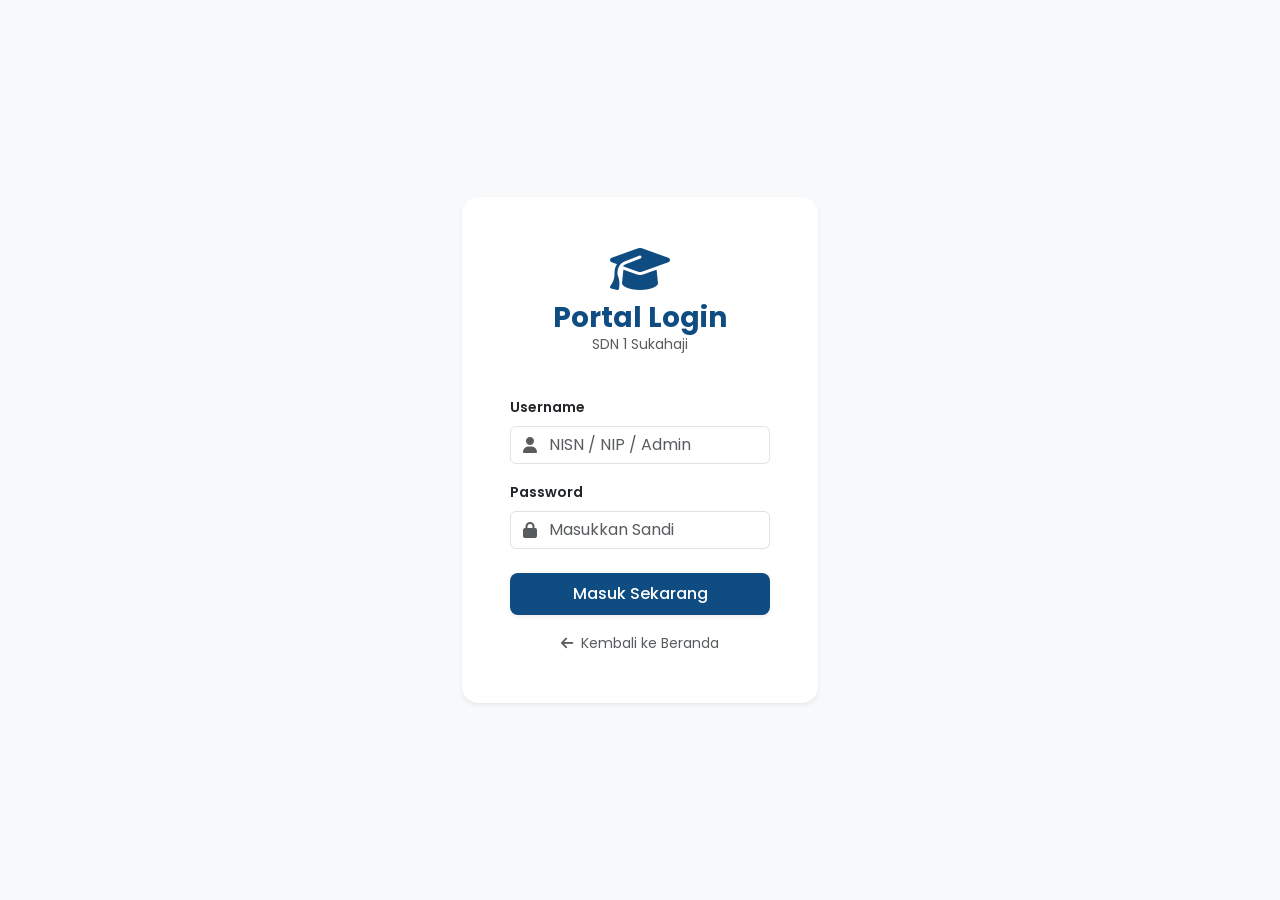
<file: login.html>
<!DOCTYPE html>
<html lang="id">
<head>
    <meta charset="UTF-8">
    <meta name="viewport" content="width=device-width, initial-scale=1.0">
    <title>Portal Login | SDN 1 Sukahaji</title>
    <link href="https://cdn.jsdelivr.net/npm/bootstrap@5.3.0/dist/css/bootstrap.min.css" rel="stylesheet">
    <link rel="stylesheet" href="https://cdnjs.cloudflare.com/ajax/libs/font-awesome/6.4.0/css/all.min.css">
    <link rel="stylesheet" href="css/style.css">
</head>
<body class="bg-light">

    <div class="container">
        <div class="row justify-content-center align-items-center" style="min-height: 100vh;">
            <div class="col-md-5 col-lg-4">
                <div class="card card-soft p-4 p-md-5 border-0 rounded-4 shadow-sm bg-white">
                    
                    <div class="text-center mb-4">
                        <i class="fas fa-graduation-cap text-primary-school fa-3x mb-2"></i>
                        <h3 class="fw-bold text-primary-school mb-0">Portal Login</h3>
                        <p class="text-muted small">SDN 1 Sukahaji</p>
                    </div>

                    <div id="alertMessage" class="alert d-none text-center small" role="alert"></div>

                    <form id="loginForm">
                        <div class="mb-3">
                            <label class="form-label fw-semibold small">Username</label>
                            <div class="input-group">
                                <span class="input-group-text bg-white"><i class="fas fa-user text-muted"></i></span>
                                <input type="text" id="username" class="form-control border-start-0 ps-0" placeholder="NISN / NIP / Admin" required autocomplete="off">
                            </div>
                        </div>
                        <div class="mb-4">
                            <label class="form-label fw-semibold small">Password</label>
                            <div class="input-group">
                                <span class="input-group-text bg-white"><i class="fas fa-lock text-muted"></i></span>
                                <input type="password" id="password" class="form-control border-start-0 ps-0" placeholder="Masukkan Sandi" required>
                            </div>
                        </div>
                        
                        <button type="submit" id="btnLogin" class="btn btn-school w-100 py-2 mb-3 shadow-sm">
                            <span id="btnText">Masuk Sekarang</span>
                            <span id="btnLoading" class="spinner-border spinner-border-sm d-none" role="status" aria-hidden="true"></span>
                        </button>
                    </form>

                    <div class="text-center">
                        <a href="index.html" class="text-decoration-none text-muted small"><i class="fas fa-arrow-left me-1"></i> Kembali ke Beranda</a>
                    </div>
                </div>
            </div>
        </div>
    </div>

    <script>
        const API_URL = 'https://script.google.com/macros/s/AKfycbyfseRl94qmA0TaX1ODw3sr8Car6i0uf-3WEBKcJ8cDILdi459vW0CCqo28L3iGgHhVww/exec';
        const LOCKOUT_KEY = 'sdn1_sukahaji_login_lock';

        const existingSession = localStorage.getItem('userSession');
        if (existingSession) {
            try {
                const u = JSON.parse(existingSession);
                if (u && u.username) {
                    localStorage.setItem('sdn1_sso_user', u.username);
                    if (u.sso_token) localStorage.setItem('sdn1_sso_token', u.sso_token);
                    window.location.href = 'dashboard.html';
                }
            } catch (e) {}
        }

        document.getElementById('loginForm').addEventListener('submit', function(e) {
            e.preventDefault();

            let lockData = JSON.parse(localStorage.getItem(LOCKOUT_KEY) || '{"count":0,"until":0}');
            if (Date.now() < lockData.until) {
                let sisaDetik = Math.ceil((lockData.until - Date.now()) / 1000);
                showAlert(`Terlalu banyak percobaan gagal. Silakan tunggu ${sisaDetik} detik lagi.`, 'alert-danger');
                return;
            }

            const usernameVal = document.getElementById('username').value.trim();
            const passwordVal = document.getElementById('password').value.trim();
            const btnText = document.getElementById('btnText');
            const btnLoading = document.getElementById('btnLoading');
            const btnLogin = document.getElementById('btnLogin');

            btnText.classList.add('d-none');
            btnLoading.classList.remove('d-none');
            btnLogin.disabled = true;

            const url = `${API_URL}?action=login&username=${encodeURIComponent(usernameVal)}&password=${encodeURIComponent(passwordVal)}&_t=${Date.now()}`;

            fetch(url)
            .then(r => r.json())
            .then(res => {
                btnText.classList.remove('d-none');
                btnLoading.classList.add('d-none');
                btnLogin.disabled = false;

                if (res.status === 'success' && res.data) {
                    localStorage.removeItem(LOCKOUT_KEY);
                    const usernameYangLogin = res.data.username || usernameVal;
                    localStorage.setItem('userSession', JSON.stringify(res.data));
                    localStorage.setItem('sdn1_sso_user', usernameYangLogin);
                    if (res.data.sso_token) {
                        localStorage.setItem('sdn1_sso_token', res.data.sso_token);
                    }
                    window.location.href = 'dashboard.html';
                } else {
                    lockData.count = (lockData.count || 0) + 1;
                    if (lockData.count >= 5) {
                        lockData.until = Date.now() + 60000;
                        lockData.count = 0;
                    }
                    localStorage.setItem(LOCKOUT_KEY, JSON.stringify(lockData));
                    showAlert(res.message || 'Username atau Password salah!', 'alert-danger');
                }
            })
            .catch(() => {
                btnText.classList.remove('d-none');
                btnLoading.classList.add('d-none');
                btnLogin.disabled = false;
                showAlert('Gagal terhubung ke server. Periksa koneksi internet Anda.', 'alert-danger');
            });
        });

        function showAlert(msg, className) {
            const alertBox = document.getElementById('alertMessage');
            alertBox.className = `alert text-center small ${className}`;
            alertBox.textContent = msg;
            alertBox.classList.remove('d-none');
        }
    </script>
</body>
</html>
</file>
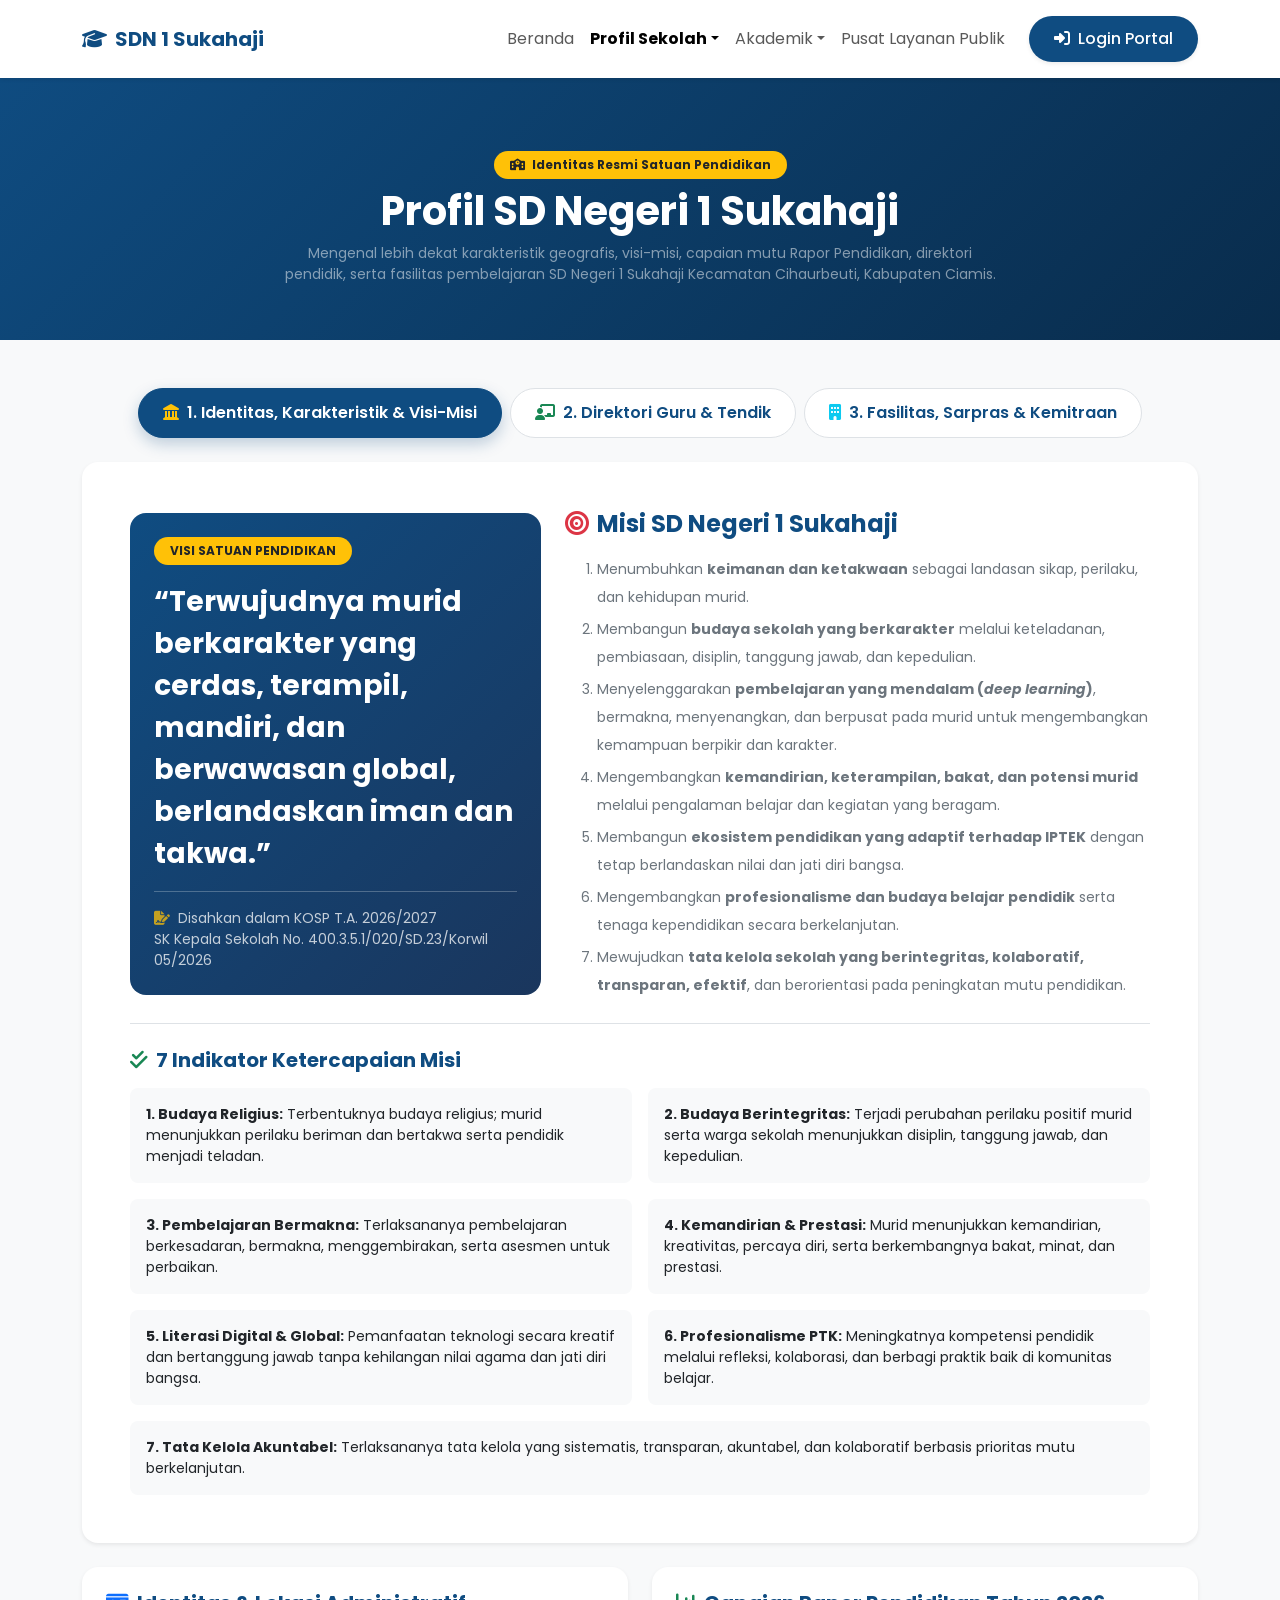
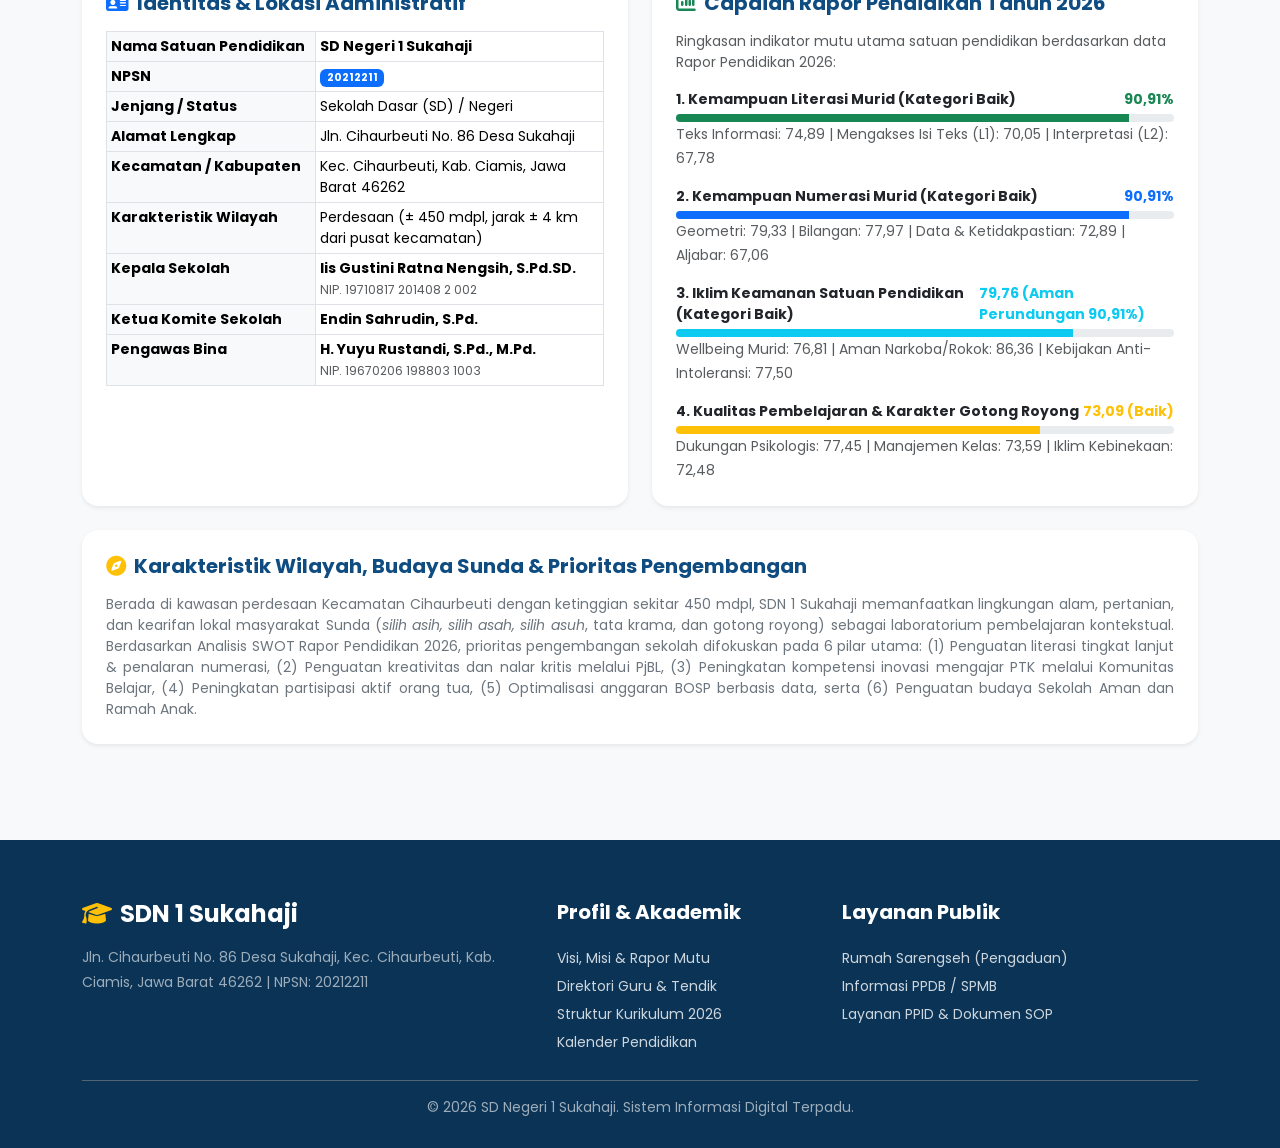
<file: profil.html>
<!DOCTYPE html>
<html lang="id">
<head>
    <meta charset="UTF-8">
    <meta name="viewport" content="width=device-width, initial-scale=1.0">
    <title>Profil Satuan Pendidikan | SDN 1 Sukahaji</title>
    <link href="https://cdn.jsdelivr.net/npm/bootstrap@5.3.0/dist/css/bootstrap.min.css" rel="stylesheet">
    <link rel="stylesheet" href="https://cdnjs.cloudflare.com/ajax/libs/font-awesome/6.4.0/css/all.min.css">
    <link rel="stylesheet" href="css/style.css">
    <style>
        .dropdown-menu { border-radius: 12px; border: none; box-shadow: 0 10px 30px rgba(0,0,0,0.1); }
        .dropdown-item { padding: 10px 20px; font-weight: 500; color: #495057; transition: background 0.2s; }
        .dropdown-item:hover { background-color: #f0f7ff; color: #0f4c81; }

        .hero-profil {
            background: linear-gradient(135deg, #0f4c81 0%, #092c4c 100%);
            color: white;
            padding: 95px 0 55px 0;
            margin-top: 56px;
        }
        .nav-pills-profil .nav-link {
            color: #0f4c81;
            font-weight: 600;
            border-radius: 50px;
            padding: 12px 24px;
            border: 1px solid #dee2e6;
            background: #fff;
            transition: all 0.25s ease;
        }
        .nav-pills-profil .nav-link:hover {
            background: #f0f7ff;
            border-color: #0f4c81;
        }
        .nav-pills-profil .nav-link.active {
            background: #0f4c81;
            color: #fff;
            border-color: #0f4c81;
            box-shadow: 0 6px 15px rgba(15, 76, 129, 0.25);
        }
        .teacher-card {
            border-radius: 16px;
            border: 1px solid #eef2f6;
            background: #fff;
            transition: transform 0.25s ease, box-shadow 0.25s ease;
            overflow: hidden;
        }
        .teacher-card:hover {
            transform: translateY(-5px);
            box-shadow: 0 12px 24px rgba(15, 76, 129, 0.1);
        }
        .avatar-circle {
            width: 96px;
            height: 96px;
            border-radius: 50%;
            background: linear-gradient(135deg, #0f4c81, #1e6bb8);
            color: #fff;
            display: flex;
            align-items: center;
            justify-content: center;
            font-size: 32px;
            font-weight: bold;
            margin: 0 auto 14px auto;
            border: 3px solid #ffc107;
            object-fit: cover;
            object-position: top center;
            box-shadow: 0 4px 10px rgba(0,0,0,0.08);
        }
        .footer-pro { background-color: #0a3356; color: rgba(255,255,255,0.8); padding: 60px 0 30px 0; }
        .footer-pro h5 { color: #fff; font-weight: bold; margin-bottom: 20px; }
        .footer-pro a { color: rgba(255,255,255,0.8); text-decoration: none; transition: color 0.3s; }
        .footer-pro a:hover { color: #ffc107; }
    </style>
</head>
<body class="bg-light">

    <!-- Navbar Seragam -->
    <nav class="navbar navbar-expand-lg navbar-light bg-white py-3 shadow-sm fixed-top">
        <div class="container">
            <a class="navbar-brand fw-bold text-primary-school" href="index.html">
                <i class="fas fa-graduation-cap me-2"></i>SDN 1 Sukahaji
            </a>
            <button class="navbar-toggler" type="button" data-bs-toggle="collapse" data-bs-target="#navbarNav">
                <span class="navbar-toggler-icon"></span>
            </button>
            <div class="collapse navbar-collapse" id="navbarNav">
                <ul class="navbar-nav ms-auto align-items-center">
                    <li class="nav-item"><a class="nav-link" href="index.html">Beranda</a></li>

                    <!-- Dropdown: Profil Sekolah (Aktif) -->
                    <li class="nav-item dropdown">
                        <a class="nav-link dropdown-toggle active fw-bold text-primary-school" href="#" role="button" data-bs-toggle="dropdown">Profil Sekolah</a>
                        <ul class="dropdown-menu">
                            <li><a class="dropdown-item" href="profil.html#sejarah" onclick="bukaTabProfil('sejarah')"><i class="fas fa-landmark me-2 text-warning"></i> Sejarah & Visi Misi</a></li>
                            <li><a class="dropdown-item" href="profil.html#guru" onclick="bukaTabProfil('guru')"><i class="fas fa-chalkboard-teacher me-2 text-success"></i> Direktori Guru & Tendik</a></li>
                            <li><a class="dropdown-item" href="profil.html#sarpras" onclick="bukaTabProfil('sarpras')"><i class="fas fa-building me-2 text-info"></i> Fasilitas & Sarpras</a></li>
                        </ul>
                    </li>

                    <!-- Dropdown: Akademik -->
                    <li class="nav-item dropdown">
                        <a class="nav-link dropdown-toggle" href="#" role="button" data-bs-toggle="dropdown">Akademik</a>
                        <ul class="dropdown-menu">
                            <li><a class="dropdown-item" href="akademik.html#kurikulum"><i class="fas fa-book-reader me-2 text-primary"></i> Kurikulum Satuan Pendidikan</a></li>
                            <li><a class="dropdown-item" href="akademik.html#ekskul"><i class="fas fa-running me-2 text-danger"></i> Ekstrakurikuler & Kokurikuler</a></li>
                            <li><a class="dropdown-item" href="akademik.html#kaldik"><i class="fas fa-calendar-check me-2 text-success"></i> Kalender Pendidikan</a></li>
                        </ul>
                    </li>

                    <!-- Menu Langsung: Pusat Layanan Publik -->
                    <li class="nav-item">
                        <a class="nav-link" href="layanan.html">Pusat Layanan Publik</a>
                    </li>

                    <li class="nav-item ms-lg-3 mt-2 mt-lg-0">
                        <a href="login.html" id="btnNavPortal" class="btn btn-school px-4 rounded-pill shadow-sm">
                            <i class="fas fa-sign-in-alt me-1"></i> Login Portal
                        </a>
                    </li>
                </ul>
            </div>
        </div>
    </nav>

    <!-- Hero Banner -->
    <section class="hero-profil text-center">
        <div class="container">
            <span class="badge bg-warning text-dark px-3 py-2 rounded-pill fw-bold mb-2">
                <i class="fas fa-school me-1"></i> Identitas Resmi Satuan Pendidikan
            </span>
            <h1 class="fw-bold display-6 mb-2">Profil SD Negeri 1 Sukahaji</h1>
            <p class="small text-white-50 mx-auto mb-0" style="max-width: 720px;">
                Mengenal lebih dekat karakteristik geografis, visi-misi, capaian mutu Rapor Pendidikan, direktori pendidik, serta fasilitas pembelajaran SD Negeri 1 Sukahaji Kecamatan Cihaurbeuti, Kabupaten Ciamis.
            </p>
        </div>
    </section>

    <div class="container my-5 pb-5">
        <!-- Navigasi Sub-Halaman Profil -->
        <ul class="nav nav-pills-profil justify-content-center flex-wrap gap-2 mb-4" id="profilTabs" role="tablist">
            <li class="nav-item" role="presentation">
                <button class="nav-link active" id="btn-tab-sejarah" data-bs-toggle="pill" data-bs-target="#pane-sejarah" type="button" role="tab">
                    <i class="fas fa-landmark me-2 text-warning"></i>1. Identitas, Karakteristik & Visi-Misi
                </button>
            </li>
            <li class="nav-item" role="presentation">
                <button class="nav-link" id="btn-tab-guru" data-bs-toggle="pill" data-bs-target="#pane-guru" type="button" role="tab" onclick="muatDataGuru()">
                    <i class="fas fa-chalkboard-teacher me-2 text-success"></i>2. Direktori Guru & Tendik
                </button>
            </li>
            <li class="nav-item" role="presentation">
                <button class="nav-link" id="btn-tab-sarpras" data-bs-toggle="pill" data-bs-target="#pane-sarpras" type="button" role="tab">
                    <i class="fas fa-building me-2 text-info"></i>3. Fasilitas, Sarpras & Kemitraan
                </button>
            </li>
        </ul>

        <div class="tab-content">

            <!-- ========================================================================= -->
            <!-- TAB 1: IDENTITAS, KARAKTERISTIK, VISI-MISI & RAPOR PENDIDIKAN             -->
            <!-- ========================================================================= -->
            <div class="tab-pane fade show active" id="pane-sejarah" role="tabpanel">
                
                <!-- Visi & Misi Utama -->
                <div class="card border-0 shadow-sm rounded-4 p-4 p-md-5 bg-white mb-4">
                    <div class="row align-items-center g-4">
                        <div class="col-lg-5">
                            <div class="p-4 rounded-4 text-white h-100" style="background: linear-gradient(135deg, #0f4c81 0%, #1a365d 100%);">
                                <span class="badge bg-warning text-dark fw-bold mb-3 px-3 py-2 rounded-pill">VISI SATUAN PENDIDIKAN</span>
                                <h3 class="fw-bold lh-base mb-3">
                                    “Terwujudnya murid berkarakter yang cerdas, terampil, mandiri, dan berwawasan global, berlandaskan iman dan takwa.”
                                </h3>
                                <hr class="border-light opacity-25">
                                <div class="small opacity-75">
                                    <i class="fas fa-file-signature me-1 text-warning"></i> Disahkan dalam KOSP T.A. 2026/2027<br>
                                    SK Kepala Sekolah No. 400.3.5.1/020/SD.23/Korwil 05/2026
                                </div>
                            </div>
                        </div>
                        <div class="col-lg-7">
                            <h4 class="fw-bold text-primary-school mb-3"><i class="fas fa-bullseye text-danger me-2"></i>Misi SD Negeri 1 Sukahaji</h4>
                            <ol class="small text-secondary lh-lg mb-0">
                                <li class="mb-1">Menumbuhkan <strong>keimanan dan ketakwaan</strong> sebagai landasan sikap, perilaku, dan kehidupan murid.</li>
                                <li class="mb-1">Membangun <strong>budaya sekolah yang berkarakter</strong> melalui keteladanan, pembiasaan, disiplin, tanggung jawab, dan kepedulian.</li>
                                <li class="mb-1">Menyelenggarakan <strong>pembelajaran yang mendalam (<em>deep learning</em>)</strong>, bermakna, menyenangkan, dan berpusat pada murid untuk mengembangkan kemampuan berpikir dan karakter.</li>
                                <li class="mb-1">Mengembangkan <strong>kemandirian, keterampilan, bakat, dan potensi murid</strong> melalui pengalaman belajar dan kegiatan yang beragam.</li>
                                <li class="mb-1">Membangun <strong>ekosistem pendidikan yang adaptif terhadap IPTEK</strong> dengan tetap berlandaskan nilai dan jati diri bangsa.</li>
                                <li class="mb-1">Mengembangkan <strong>profesionalisme dan budaya belajar pendidik</strong> serta tenaga kependidikan secara berkelanjutan.</li>
                                <li>Mewujudkan <strong>tata kelola sekolah yang berintegritas, kolaboratif, transparan, efektif</strong>, dan berorientasi pada peningkatan mutu pendidikan.</li>
                            </ol>
                        </div>
                    </div>

                    <!-- Indikator Ketercapaian Misi -->
                    <div class="mt-4 pt-4 border-top">
                        <h5 class="fw-bold text-primary-school mb-3"><i class="fas fa-check-double text-success me-2"></i>7 Indikator Ketercapaian Misi</h5>
                        <div class="row g-3">
                            <div class="col-md-6">
                                <div class="p-3 bg-light rounded-3 small h-100"><strong>1. Budaya Religius:</strong> Terbentuknya budaya religius; murid menunjukkan perilaku beriman dan bertakwa serta pendidik menjadi teladan.</div>
                            </div>
                            <div class="col-md-6">
                                <div class="p-3 bg-light rounded-3 small h-100"><strong>2. Budaya Berintegritas:</strong> Terjadi perubahan perilaku positif murid serta warga sekolah menunjukkan disiplin, tanggung jawab, dan kepedulian.</div>
                            </div>
                            <div class="col-md-6">
                                <div class="p-3 bg-light rounded-3 small h-100"><strong>3. Pembelajaran Bermakna:</strong> Terlaksananya pembelajaran berkesadaran, bermakna, menggembirakan, serta asesmen untuk perbaikan.</div>
                            </div>
                            <div class="col-md-6">
                                <div class="p-3 bg-light rounded-3 small h-100"><strong>4. Kemandirian & Prestasi:</strong> Murid menunjukkan kemandirian, kreativitas, percaya diri, serta berkembangnya bakat, minat, dan prestasi.</div>
                            </div>
                            <div class="col-md-6">
                                <div class="p-3 bg-light rounded-3 small h-100"><strong>5. Literasi Digital & Global:</strong> Pemanfaatan teknologi secara kreatif dan bertanggung jawab tanpa kehilangan nilai agama dan jati diri bangsa.</div>
                            </div>
                            <div class="col-md-6">
                                <div class="p-3 bg-light rounded-3 small h-100"><strong>6. Profesionalisme PTK:</strong> Meningkatnya kompetensi pendidik melalui refleksi, kolaborasi, dan berbagi praktik baik di komunitas belajar.</div>
                            </div>
                            <div class="col-12">
                                <div class="p-3 bg-light rounded-3 small"><strong>7. Tata Kelola Akuntabel:</strong> Terlaksananya tata kelola yang sistematis, transparan, akuntabel, dan kolaboratif berbasis prioritas mutu berkelanjutan.</div>
                            </div>
                        </div>
                    </div>
                </div>

                <!-- Identitas Administratif & Karakteristik Geografis -->
                <div class="row g-4 mb-4">
                    <div class="col-lg-6">
                        <div class="card border-0 shadow-sm rounded-4 p-4 bg-white h-100">
                            <h5 class="fw-bold text-primary-school mb-3"><i class="fas fa-id-card text-primary me-2"></i>Identitas & Lokasi Administratif</h5>
                            <div class="table-responsive">
                                <table class="table table-sm table-bordered small mb-0">
                                    <tbody>
                                        <tr><th class="bg-light" style="width: 42%;">Nama Satuan Pendidikan</th><td class="fw-bold">SD Negeri 1 Sukahaji</td></tr>
                                        <tr><th class="bg-light">NPSN</th><td><span class="badge bg-primary">20212211</span></td></tr>
                                        <tr><th class="bg-light">Jenjang / Status</th><td>Sekolah Dasar (SD) / Negeri</td></tr>
                                        <tr><th class="bg-light">Alamat Lengkap</th><td>Jln. Cihaurbeuti No. 86 Desa Sukahaji</td></tr>
                                        <tr><th class="bg-light">Kecamatan / Kabupaten</th><td>Kec. Cihaurbeuti, Kab. Ciamis, Jawa Barat 46262</td></tr>
                                        <tr><th class="bg-light">Karakteristik Wilayah</th><td>Perdesaan (&plusmn; 450 mdpl, jarak &plusmn; 4 km dari pusat kecamatan)</td></tr>
                                        <tr><th class="bg-light">Kepala Sekolah</th><td><strong>Iis Gustini Ratna Nengsih, S.Pd.SD.</strong><br><small class="text-muted">NIP. 19710817 201408 2 002</small></td></tr>
                                        <tr><th class="bg-light">Ketua Komite Sekolah</th><td><strong>Endin Sahrudin, S.Pd.</strong></td></tr>
                                        <tr><th class="bg-light">Pengawas Bina</th><td><strong>H. Yuyu Rustandi, S.Pd., M.Pd.</strong><br><small class="text-muted">NIP. 19670206 198803 1003</small></td></tr>
                                    </tbody>
                                </table>
                            </div>
                        </div>
                    </div>

                    <div class="col-lg-6">
                        <div class="card border-0 shadow-sm rounded-4 p-4 bg-white h-100">
                            <h5 class="fw-bold text-primary-school mb-3"><i class="fas fa-chart-column text-success me-2"></i>Capaian Rapor Pendidikan Tahun 2026</h5>
                            <p class="small text-muted mb-3">Ringkasan indikator mutu utama satuan pendidikan berdasarkan data Rapor Pendidikan 2026:</p>

                            <div class="mb-3">
                                <div class="d-flex justify-content-between small fw-bold mb-1">
                                    <span>1. Kemampuan Literasi Murid (Kategori Baik)</span>
                                    <span class="text-success">90,91%</span>
                                </div>
                                <div class="progress" style="height: 8px;"><div class="progress-bar bg-success" style="width: 90.91%"></div></div>
                                <small class="text-muted">Teks Informasi: 74,89 | Mengakses Isi Teks (L1): 70,05 | Interpretasi (L2): 67,78</small>
                            </div>

                            <div class="mb-3">
                                <div class="d-flex justify-content-between small fw-bold mb-1">
                                    <span>2. Kemampuan Numerasi Murid (Kategori Baik)</span>
                                    <span class="text-primary">90,91%</span>
                                </div>
                                <div class="progress" style="height: 8px;"><div class="progress-bar bg-primary" style="width: 90.91%"></div></div>
                                <small class="text-muted">Geometri: 79,33 | Bilangan: 77,97 | Data & Ketidakpastian: 72,89 | Aljabar: 67,06</small>
                            </div>

                            <div class="mb-3">
                                <div class="d-flex justify-content-between small fw-bold mb-1">
                                    <span>3. Iklim Keamanan Satuan Pendidikan (Kategori Baik)</span>
                                    <span class="text-info">79,76 (Aman Perundungan 90,91%)</span>
                                </div>
                                <div class="progress" style="height: 8px;"><div class="progress-bar bg-info" style="width: 79.76%"></div></div>
                                <small class="text-muted">Wellbeing Murid: 76,81 | Aman Narkoba/Rokok: 86,36 | Kebijakan Anti-Intoleransi: 77,50</small>
                            </div>

                            <div>
                                <div class="d-flex justify-content-between small fw-bold mb-1">
                                    <span>4. Kualitas Pembelajaran & Karakter Gotong Royong</span>
                                    <span class="text-warning">73,09 (Baik)</span>
                                </div>
                                <div class="progress" style="height: 8px;"><div class="progress-bar bg-warning" style="width: 73.09%"></div></div>
                                <small class="text-muted">Dukungan Psikologis: 77,45 | Manajemen Kelas: 73,59 | Iklim Kebinekaan: 72,48</small>
                            </div>
                        </div>
                    </div>
                </div>

                <!-- Karakteristik Sosial Budaya & SWOT -->
                <div class="card border-0 shadow-sm rounded-4 p-4 bg-white">
                    <h5 class="fw-bold text-primary-school mb-3"><i class="fas fa-compass text-warning me-2"></i>Karakteristik Wilayah, Budaya Sunda & Prioritas Pengembangan</h5>
                    <p class="small text-secondary mb-0" style="text-align: justify;">
                        Berada di kawasan perdesaan Kecamatan Cihaurbeuti dengan ketinggian sekitar 450 mdpl, SDN 1 Sukahaji memanfaatkan lingkungan alam, pertanian, dan kearifan lokal masyarakat Sunda (<em>silih asih, silih asah, silih asuh</em>, tata krama, dan gotong royong) sebagai laboratorium pembelajaran kontekstual. Berdasarkan Analisis SWOT Rapor Pendidikan 2026, prioritas pengembangan sekolah difokuskan pada 6 pilar utama: (1) Penguatan literasi tingkat lanjut & penalaran numerasi, (2) Penguatan kreativitas dan nalar kritis melalui PjBL, (3) Peningkatan kompetensi inovasi mengajar PTK melalui Komunitas Belajar, (4) Peningkatan partisipasi aktif orang tua, (5) Optimalisasi anggaran BOSP berbasis data, serta (6) Penguatan budaya Sekolah Aman dan Ramah Anak.
                    </p>
                </div>

            </div>

            <!-- ========================================================================= -->
            <!-- TAB 2: DIREKTORI PENDIDIK & TENAGA KEPENDIDIKAN (DARI Master_Guru)         -->
            <!-- ========================================================================= -->
            <div class="tab-pane fade" id="pane-guru" role="tabpanel">
                <div class="card border-0 shadow-sm rounded-4 p-4 p-md-5 bg-white">
                    <div class="d-flex justify-content-between align-items-center flex-wrap mb-4">
                        <div>
                            <span class="badge bg-success-subtle text-success px-3 py-2 rounded-pill fw-bold mb-2">Sumber Daya Manusia</span>
                            <h3 class="fw-bold text-primary-school mb-1">Direktori Pendidik & Tenaga Kependidikan</h3>
                            <p class="text-muted small mb-0">Data terintegrasi secara langsung dari basis data <code>Master_Guru</code> SD Negeri 1 Sukahaji.</p>
                        </div>
                        <button class="btn btn-outline-primary btn-sm rounded-pill px-3 mt-2 mt-md-0" onclick="muatDataGuru()">
                            <i class="fas fa-sync-alt me-1"></i> Segarkan Data Guru
                        </button>
                    </div>

                    <div id="guruContainer" class="row g-4">
                        <div class="col-12 text-center py-5 text-muted">
                            <div class="spinner-border text-primary mb-2" role="status"></div>
                            <div>Memuat direktori pendidik dari database Master_Guru...</div>
                        </div>
                    </div>
                </div>
            </div>

            <!-- ========================================================================= -->
            <!-- TAB 3: FASILITAS, SARPRAS, TEKNOLOGI & KEMITRAAN                          -->
            <!-- ========================================================================= -->
            <div class="tab-pane fade" id="pane-sarpras" role="tabpanel">
                
                <div class="card border-0 shadow-sm rounded-4 p-4 p-md-5 bg-white mb-4">
                    <span class="badge bg-info-subtle text-info px-3 py-2 rounded-pill fw-bold mb-2" style="width: fit-content;">Daya Dukung Pembelajaran</span>
                    <h3 class="fw-bold text-primary-school mb-2">Fasilitas, Sarana Prasarana & Ekosistem Digital</h3>
                    <p class="text-muted small mb-4">Pengelolaan sarana fisik dan transformasi teknologi pembelajaran di SD Negeri 1 Sukahaji mengacu pada standar keselamatan (SOP-08 & SPAB) serta KOSP 2026/2027.</p>

                    <div class="row g-3 mb-4">
                        <div class="col-md-6 col-lg-4">
                            <div class="p-3 border rounded-4 h-100 bg-light">
                                <h6 class="fw-bold text-primary-school"><i class="fas fa-chalkboard me-2 text-primary"></i>Ruang Kelas I s.d. VI (6 Rombel)</h6>
                                <p class="small text-muted mb-0">Ruang belajar dengan pencahayaan dan ventilasi memadai, dilengkapi pojok baca, denah jalur evakuasi, dan rambu keselamatan.</p>
                            </div>
                        </div>
                        <div class="col-md-6 col-lg-4">
                            <div class="p-3 border rounded-4 h-100 bg-light">
                                <h6 class="fw-bold text-primary-school"><i class="fas fa-laptop me-2 text-success"></i>Chromebook, IFP & TV Digital</h6>
                                <p class="small text-muted mb-0">Perangkat teknologi informasi, Chromebook, <em>Interactive Flat Panel</em> (IFP), televisi digital, serta pemanfaatan platform PID dan KKA untuk literasi-numerasi digital.</p>
                            </div>
                        </div>
                        <div class="col-md-6 col-lg-4">
                            <div class="p-3 border rounded-4 h-100 bg-light">
                                <h6 class="fw-bold text-primary-school"><i class="fas fa-book-open-reader me-2 text-warning"></i>Perpustakaan & Pojok Baca</h6>
                                <p class="small text-muted mb-0">Penyediaan buku teks utama, bacaan literasi fiksi/nonfiksi bermutu, alat peraga edukatif, dan media pembelajaran kontekstual.</p>
                            </div>
                        </div>
                        <div class="col-md-6 col-lg-4">
                            <div class="p-3 border rounded-4 h-100 bg-light">
                                <h6 class="fw-bold text-primary-school"><i class="fas fa-kit-medical me-2 text-danger"></i>Ruang UKS, P3K & Sanitasi</h6>
                                <p class="small text-muted mb-0">Fasilitas UKS dengan Kotak P3K lengkap yang mudah diakses (tidak terkunci), toilet bersih, tempat cuci tangan (PHBS), dan drainase sehat.</p>
                            </div>
                        </div>
                        <div class="col-md-6 col-lg-4">
                            <div class="p-3 border rounded-4 h-100 bg-light">
                                <h6 class="fw-bold text-primary-school"><i class="fas fa-person-shelter me-2 text-info"></i>Halaman, Titik Kumpul & Pagar Aman</h6>
                                <p class="small text-muted mb-0">Lapangan upacara/olahraga yang sekaligus berfungsi sebagai Titik Kumpul Utama SPAB, dilindungi pagar pengaman dari lalu lintas jalan raya.</p>
                            </div>
                        </div>
                        <div class="col-md-6 col-lg-4">
                            <div class="p-3 border rounded-4 h-100 bg-light">
                                <h6 class="fw-bold text-primary-school"><i class="fas fa-seedling me-2 text-success"></i>Lingkungan Hijau & Kebun Sekolah</h6>
                                <p class="small text-muted mb-0">Taman sekolah, penghijauan, fasilitas pemilahan sampah (GPS), dan pemanfaatan alam sekitar sebagai sumber belajar IPAS & ekologi.</p>
                            </div>
                        </div>
                    </div>

                    <h5 class="fw-bold text-primary-school mt-3 mb-3"><i class="fas fa-handshake text-primary me-2"></i>Jejaring Kemitraan Satuan Pendidikan</h5>
                    <div class="table-responsive">
                        <table class="table table-bordered table-hover small align-middle mb-0">
                            <thead class="table-light">
                                <tr>
                                    <th style="width: 45px;">No</th>
                                    <th style="width: 28%;">Mitra Kerja Sama</th>
                                    <th>Bentuk Kolaborasi & Program</th>
                                    <th style="width: 28%;">Dampak bagi Peserta Didik</th>
                                </tr>
                            </thead>
                            <tbody>
                                <tr><td class="text-center">1</td><td class="fw-bold">Orang Tua/Wali & Komite Sekolah</td><td>Pertemuan rutin, kelas parenting, pendampingan belajar di rumah, dan evaluasi program sekolah.</td><td>Kesinambungan pendidikan karakter di rumah dan sekolah.</td></tr>
                                <tr><td class="text-center">2</td><td class="fw-bold">Pemerintah Desa Sukahaji & Kecamatan Cihaurbeuti</td><td>Koordinasi program pendidikan, kegiatan sosial kemasyarakatan, dan kesiapsiagaan lingkungan.</td><td>Dukungan ekosistem desa terhadap mutu sekolah.</td></tr>
                                <tr><td class="text-center">3</td><td class="fw-bold">UPTD Puskesmas Cihaurbeuti</td><td>Pemeriksaan kesehatan berkala, BIAS/Imunisasi, edukasi PHBS, gizi seimbang, dan rujukan P3K.</td><td>Peserta didik sehat, bugar, dan terlayani secara medis.</td></tr>
                                <tr><td class="text-center">4</td><td class="fw-bold">Dinas Pendidikan, Pengawas Bina & KKG</td><td>Pendampingan KSP, supervisi akademik, Komunitas Belajar, dan evaluasi berbasis Rapor Pendidikan.</td><td>Peningkatan mutu pengajaran yang berpusat pada murid.</td></tr>
                                <tr><td class="text-center">5</td><td class="fw-bold">Kepolisian / TNI & Instansi Terkait</td><td>Edukasi keselamatan berlalu lintas, kedisiplinan, pencegahan perundungan, dan simulasi SPAB.</td><td>Terbentuknya budaya disiplin dan sekolah aman.</td></tr>
                                <tr><td class="text-center">6</td><td class="fw-bold">Tokoh Agama, Budayawan Sunda & UMKM Lokal</td><td>Pembiasaan ibadah/akhlak, pelestarian Bahasa & Seni Sunda, serta pengenalan kewirausahaan lokal.</td><td>Penguatan iman, identitas budaya lokal, dan kemandirian.</td></tr>
                            </tbody>
                        </table>
                    </div>
                </div>

            </div>

        </div>
    </div>

    <!-- Footer Profesional -->
    <footer class="footer-pro">
        <div class="container">
            <div class="row g-4 mb-4">
                <div class="col-lg-5">
                    <h4 class="text-white fw-bold mb-3"><i class="fas fa-graduation-cap me-2 text-warning"></i>SDN 1 Sukahaji</h4>
                    <p class="small opacity-75 mb-0" style="line-height: 1.8;">Jln. Cihaurbeuti No. 86 Desa Sukahaji, Kec. Cihaurbeuti, Kab. Ciamis, Jawa Barat 46262 | NPSN: 20212211</p>
                </div>
                <div class="col-lg-3 col-md-6">
                    <h5>Profil & Akademik</h5>
                    <ul class="list-unstyled small lh-lg mb-0">
                        <li><a href="profil.html#sejarah">Visi, Misi & Rapor Mutu</a></li>
                        <li><a href="profil.html#guru">Direktori Guru & Tendik</a></li>
                        <li><a href="akademik.html#kurikulum">Struktur Kurikulum 2026</a></li>
                        <li><a href="akademik.html#kaldik">Kalender Pendidikan</a></li>
                    </ul>
                </div>
                <div class="col-lg-4 col-md-6">
                    <h5>Layanan Publik</h5>
                    <ul class="list-unstyled small lh-lg mb-0">
                        <li><a href="layanan.html#sarengseh">Rumah Sarengseh (Pengaduan)</a></li>
                        <li><a href="layanan.html#ppdb">Informasi PPDB / SPMB</a></li>
                        <li><a href="layanan.html#ppid">Layanan PPID & Dokumen SOP</a></li>
                    </ul>
                </div>
            </div>
            <div class="border-top border-secondary pt-3 text-center small opacity-75">
                &copy; 2026 SD Negeri 1 Sukahaji. Sistem Informasi Digital Terpadu.
            </div>
        </div>
    </footer>

    <script src="https://cdn.jsdelivr.net/npm/bootstrap@5.3.0/dist/js/bootstrap.bundle.min.js"></script>
    <script>
        const API_URL = 'https://script.google.com/macros/s/AKfycbyfseRl94qmA0TaX1ODw3sr8Car6i0uf-3WEBKcJ8cDILdi459vW0CCqo28L3iGgHhVww/exec';

        // Deteksi Sesi Login
        const activeSession = localStorage.getItem('userSession');
        if (activeSession) {
            try {
                const u = JSON.parse(activeSession);
                const namaSingkat = u.nama ? u.nama.split(' ')[0] : 'Akun';
                const btnNav = document.getElementById('btnNavPortal');
                if (btnNav) {
                    btnNav.href = 'dashboard.html';
                    btnNav.innerHTML = `<i class="fas fa-th-large me-1"></i> Ruang Kerja (${namaSingkat})`;
                }
            } catch (e) {}
        }

        // Menyusun daftar kandidat URL foto berdasarkan kolom Foto, NIP (.png/.jpg), dan NUPTK (.png/.jpg)
        function daftarKandidatFoto(rawFoto, nip, nuptk) {
            let kandidat = [];
            let f = (rawFoto || '').trim();

            if (f && f !== '-') {
                if (f.includes('drive.google.com')) {
                    let match = f.match(/\/d\/([a-zA-Z0-9_-]+)/) || f.match(/id=([a-zA-Z0-9_-]+)/);
                    if (match && match[1]) {
                        kandidat.push(`https://drive.google.com/thumbnail?id=${match[1]}&sz=w400`);
                    }
                } else if (f.startsWith('http') || f.startsWith('assets/')) {
                    kandidat.push(f);
                } else {
                    kandidat.push(`assets/${f}`);
                }
            }

            let cleanNip = (nip || '').replace(/[^0-9]/g, '');
            if (cleanNip) {
                kandidat.push(`assets/${cleanNip}.png`);
                kandidat.push(`assets/${cleanNip}.jpg`);
                kandidat.push(`assets/${cleanNip}.jpeg`);
            }

            let cleanNuptk = (nuptk || '').replace(/[^0-9]/g, '');
            if (cleanNuptk) {
                kandidat.push(`assets/${cleanNuptk}.png`);
                kandidat.push(`assets/${cleanNuptk}.jpg`);
                kandidat.push(`assets/${cleanNuptk}.jpeg`);
            }

            return kandidat;
        }

        // Fungsi Fallback Berantai: Jika .png tidak ada, coba .jpg, lalu coba NUPTK, lalu lingkaran inisial
        function cobaFotoBerikutnya(imgEl) {
            let list = JSON.parse(imgEl.getAttribute('data-kandidat') || '[]');
            let idx = parseInt(imgEl.getAttribute('data-idx') || '0', 10) + 1;
            if (idx < list.length) {
                imgEl.setAttribute('data-idx', idx);
                imgEl.src = list[idx];
            } else {
                let inisial = imgEl.getAttribute('data-inisial') || 'G';
                let div = document.createElement('div');
                div.className = 'avatar-circle';
                div.textContent = inisial;
                imgEl.replaceWith(div);
            }
        }

        function muatDataGuru() {
            const container = document.getElementById('guruContainer');
            container.innerHTML = `<div class="col-12 text-center py-5 text-muted"><div class="spinner-border text-primary mb-2"></div><div>Mengambil data dari sheet Master_Guru...</div></div>`;

            fetch(`${API_URL}?action=baca_guru&_t=${Date.now()}`)
            .then(r => r.json())
            .then(res => {
                if (res.status === 'success' && res.data && res.data.length > 0) {
                    let html = '';
                    res.data.forEach(g => {
                        let inisial = g.nama ? g.nama.trim().charAt(0).toUpperCase() : 'G';
                        let kandidat = daftarKandidatFoto(g.foto, g.nip, g.nuptk);

                        let avatarEl = '';
                        if (kandidat.length > 0) {
                            let jsonKandidat = JSON.stringify(kandidat).replace(/'/g, "&#39;");
                            avatarEl = `<img src="${kandidat[0]}" alt="${g.nama}" class="avatar-circle" data-kandidat='${jsonKandidat}' data-idx="0" data-inisial="${inisial}" onerror="cobaFotoBerikutnya(this)">`;
                        } else {
                            avatarEl = `<div class="avatar-circle">${inisial}</div>`;
                        }

                        let badgeKelas = (g.kelas_ampu && g.kelas_ampu !== '-')
                            ? `<span class="badge bg-warning text-dark rounded-pill px-3 py-1 mb-2">${g.kelas_ampu}</span>`
                            : '';

                        html += `
                        <div class="col-md-6 col-lg-4">
                            <div class="teacher-card p-4 text-center h-100 d-flex flex-column justify-content-between">
                                <div>
                                    ${avatarEl}
                                    <h6 class="fw-bold text-primary-school mb-1">${g.nama}</h6>
                                    <div class="small fw-semibold text-success mb-2">${g.jabatan}</div>
                                    ${badgeKelas}
                                </div>
                                <div class="border-top pt-2 mt-2 small text-muted text-start">
                                    <div class="d-flex justify-content-between"><span>NIP:</span><span class="fw-semibold text-dark">${g.nip || '-'}</span></div>
                                    ${g.nuptk && g.nuptk !== '-' ? `<div class="d-flex justify-content-between"><span>NUPTK:</span><span class="fw-semibold text-dark">${g.nuptk}</span></div>` : ''}
                                    ${g.status_pegawai && g.status_pegawai !== '-' ? `<div class="d-flex justify-content-between"><span>Status:</span><span>${g.status_pegawai}</span></div>` : ''}
                                </div>
                            </div>
                        </div>`;
                    });
                    container.innerHTML = html;
                } else {
                    container.innerHTML = `<div class="col-12 text-center py-4 text-muted">Data pada sheet <code>Master_Guru</code> belum tersedia atau kosong.</div>`;
                }
            })
            .catch(() => {
                container.innerHTML = `<div class="col-12 text-center py-4 text-danger">Gagal memuat data Master_Guru. Pastikan Kode.gs sudah di-deploy ke versi terbaru.</div>`;
            });
        }

        function bukaTabProfil(hashName) {
            const mapTab = {
                'sejarah': 'btn-tab-sejarah',
                'guru': 'btn-tab-guru',
                'sarpras': 'btn-tab-sarpras'
            };
            const targetId = mapTab[hashName];
            if (targetId) {
                const btn = document.getElementById(targetId);
                if (btn) btn.click();
            }
        }

        document.addEventListener("DOMContentLoaded", function() {
            const hash = window.location.hash.replace('#', '');
            if (hash) bukaTabProfil(hash);
        });
        window.addEventListener("hashchange", function() {
            const hash = window.location.hash.replace('#', '');
            if (hash) bukaTabProfil(hash);
        });
    </script>
</body>
</html>
</file>
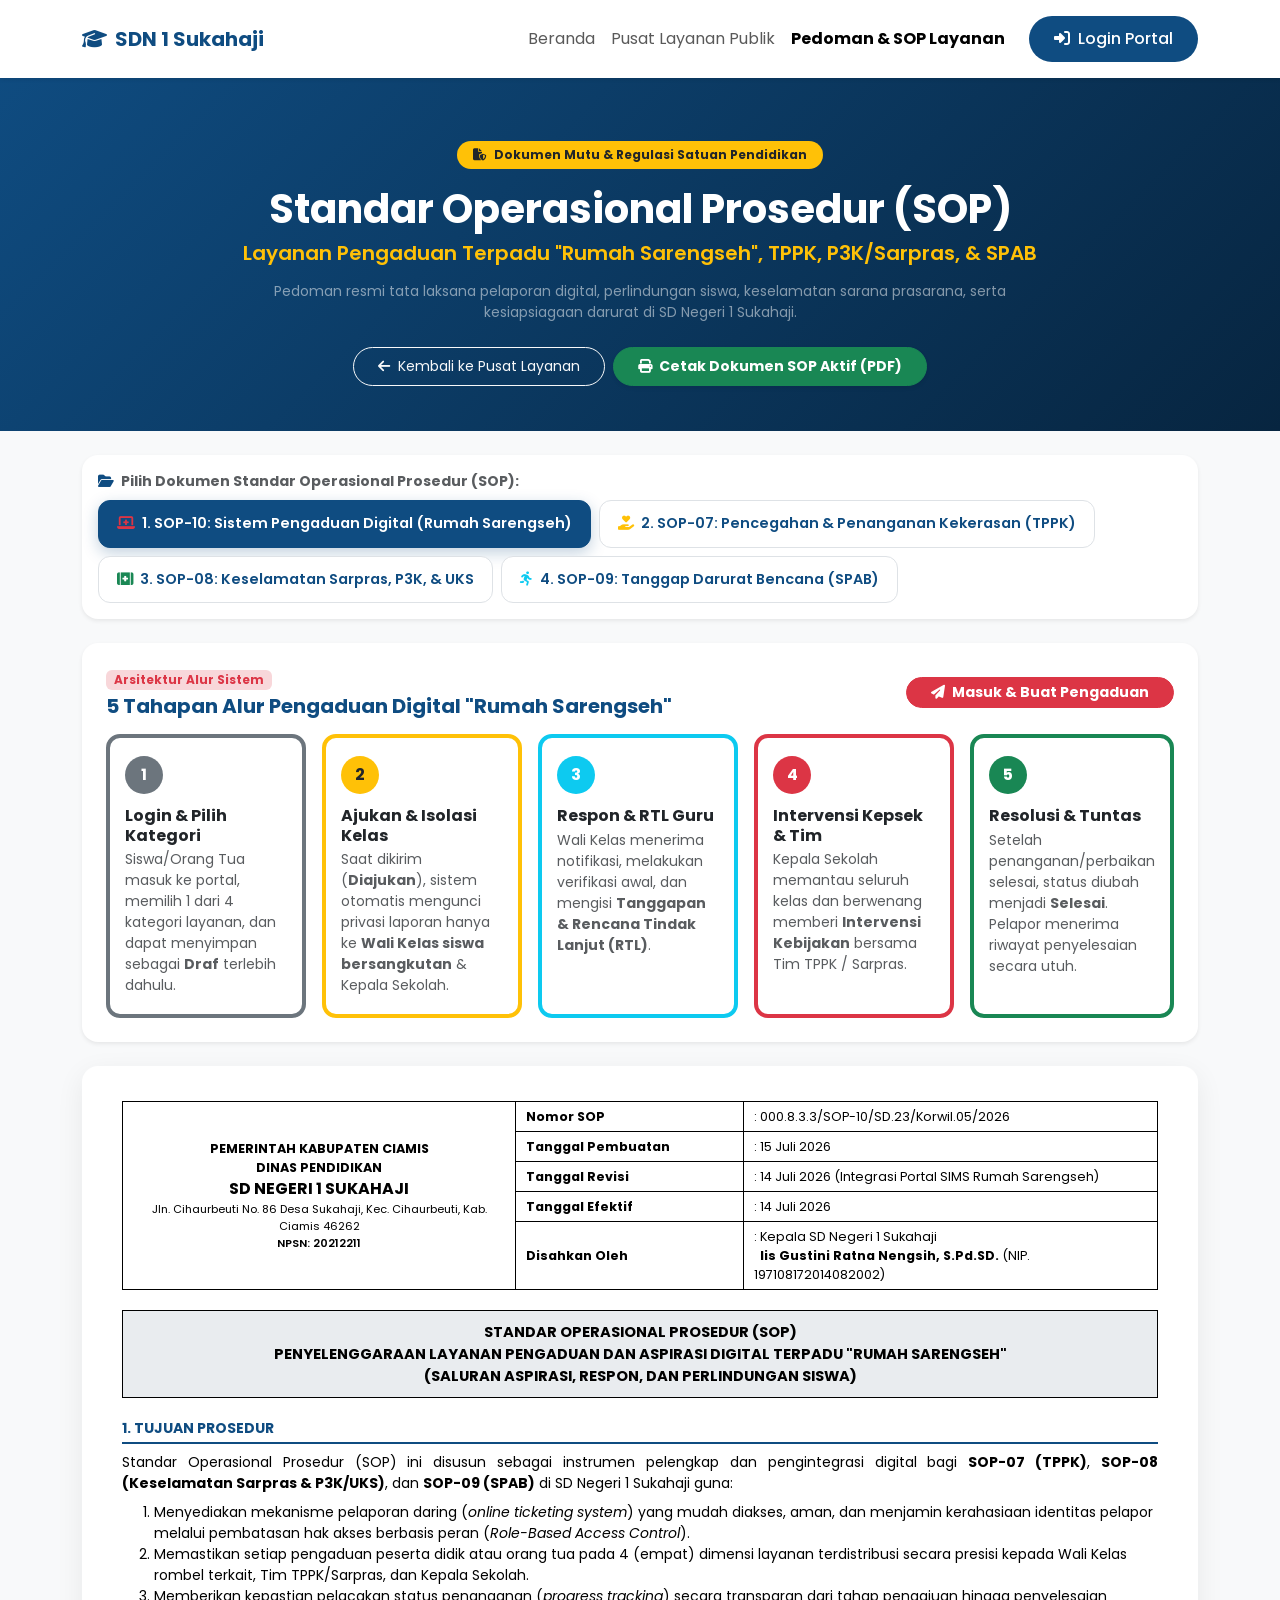
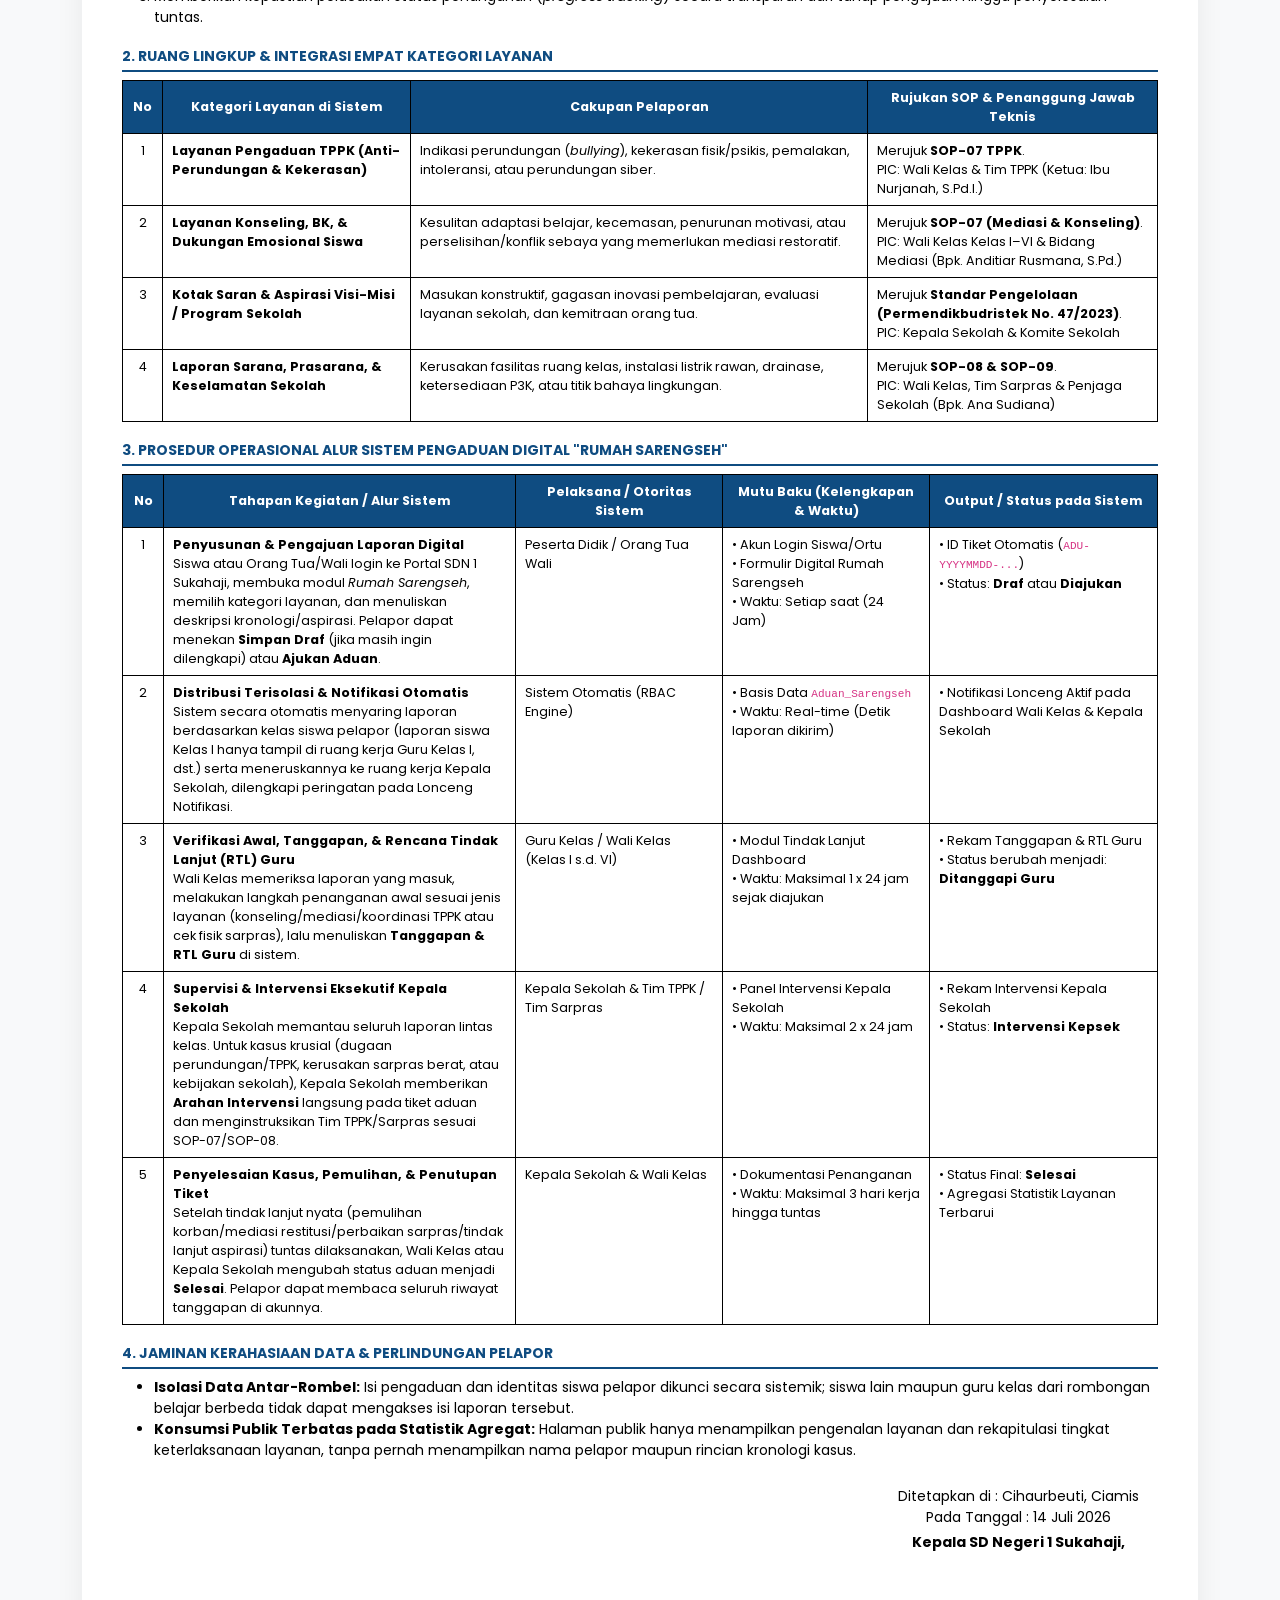
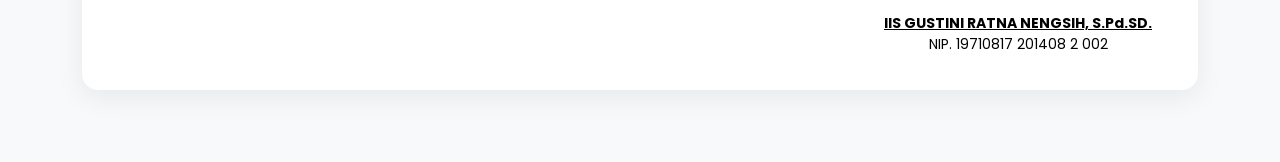
<file: sop-layanan.html>
<!DOCTYPE html>
<html lang="id">
<head>
    <meta charset="UTF-8">
    <meta name="viewport" content="width=device-width, initial-scale=1.0">
    <title>Pedoman & SOP Layanan Aduan (Rumah Sarengseh) | SDN 1 Sukahaji</title>
    <link href="https://cdn.jsdelivr.net/npm/bootstrap@5.3.0/dist/css/bootstrap.min.css" rel="stylesheet">
    <link rel="stylesheet" href="https://cdnjs.cloudflare.com/ajax/libs/font-awesome/6.4.0/css/all.min.css">
    <link rel="stylesheet" href="css/style.css">
    <style>
        .hero-sop {
            background: linear-gradient(135deg, #0f4c81 0%, #072540 100%);
            color: white;
            padding: 85px 0 45px 0;
            margin-top: 56px;
        }
        .sop-nav .nav-link {
            color: #0f4c81;
            font-weight: 600;
            border-radius: 12px;
            padding: 12px 18px;
            border: 1px solid #dee2e6;
            background: #fff;
            transition: all 0.25s ease;
            font-size: 0.9rem;
        }
        .sop-nav .nav-link:hover {
            background: #f0f7ff;
            border-color: #0f4c81;
        }
        .sop-nav .nav-link.active {
            background: #0f4c81;
            color: #fff;
            border-color: #0f4c81;
            box-shadow: 0 5px 15px rgba(15, 76, 129, 0.25);
        }

        /* Infografis Alur Digital Rumah Sarengseh */
        .step-flow-card {
            border-radius: 14px;
            border: 1px solid #e9ecef;
            background: #fff;
            padding: 18px 15px;
            height: 100%;
            position: relative;
            transition: transform 0.2s;
        }
        .step-flow-card:hover { transform: translateY(-4px); box-shadow: 0 8px 20px rgba(0,0,0,0.06); }
        .step-num-circle {
            width: 38px;
            height: 38px;
            border-radius: 50%;
            display: flex;
            align-items: center;
            justify-content: center;
            font-weight: bold;
            font-size: 1rem;
            margin-bottom: 12px;
        }

        /* Gaya Dokumen SOP Resmi (Standar Akreditasi & Cetak A4) */
        .sop-paper {
            background: #fff;
            border-radius: 16px;
            padding: 35px 40px;
            box-shadow: 0 8px 28px rgba(0,0,0,0.07);
            color: #000;
        }
        .sop-header-box {
            width: 100%;
            border-collapse: collapse;
            margin-bottom: 20px;
            font-size: 9.5pt;
        }
        .sop-header-box td {
            border: 1px solid #000 !important;
            padding: 5px 10px;
            vertical-align: middle;
        }
        .sop-title-banner {
            background-color: #e9ecef;
            border: 1px solid #000;
            text-align: center;
            padding: 10px 15px;
            margin-bottom: 20px;
            font-weight: bold;
            text-transform: uppercase;
            font-size: 11pt;
            -webkit-print-color-adjust: exact;
            print-color-adjust: exact;
        }
        .sop-section-title {
            font-weight: bold;
            font-size: 10.5pt;
            text-transform: uppercase;
            margin-top: 18px;
            margin-bottom: 8px;
            color: #0f4c81;
            border-bottom: 2px solid #0f4c81;
            padding-bottom: 3px;
        }
        .table-sop {
            width: 100%;
            border-collapse: collapse;
            font-size: 9.5pt;
            margin-top: 8px;
            margin-bottom: 15px;
        }
        .table-sop th, .table-sop td {
            border: 1px solid #000 !important;
            padding: 7px 9px;
            vertical-align: top;
            color: #000;
        }
        .table-sop thead th {
            background-color: #0f4c81 !important;
            color: #fff !important;
            text-align: center;
            vertical-align: middle;
            -webkit-print-color-adjust: exact;
            print-color-adjust: exact;
        }
        .ttd-sop-box {
            display: flex;
            justify-content: flex-end;
            margin-top: 25px;
            page-break-inside: avoid;
            font-size: 10.5pt;
        }

        @media print {
            @page { size: A4 portrait; margin: 12mm 14mm; }
            body { background: #fff !important; }
            .no-print, nav, .hero-sop, #sopNavWrapper { display: none !important; }
            .container { max-width: 100% !important; width: 100% !important; margin: 0 !important; padding: 0 !important; }
            .sop-paper { box-shadow: none !important; padding: 0 !important; border-radius: 0 !important; }
            .tab-pane { display: none !important; }
            .tab-pane.active { display: block !important; opacity: 1 !important; }
            .table-sop tr { page-break-inside: avoid; }
        }
    </style>
</head>
<body class="bg-light">

    <!-- Navbar -->
    <nav class="navbar navbar-expand-lg navbar-light bg-white py-3 shadow-sm fixed-top no-print">
        <div class="container">
            <a class="navbar-brand fw-bold text-primary-school" href="index.html">
                <i class="fas fa-graduation-cap me-2"></i>SDN 1 Sukahaji
            </a>
            <button class="navbar-toggler" type="button" data-bs-toggle="collapse" data-bs-target="#navbarNav">
                <span class="navbar-toggler-icon"></span>
            </button>
            <div class="collapse navbar-collapse" id="navbarNav">
                <ul class="navbar-nav ms-auto align-items-center">
                    <li class="nav-item"><a class="nav-link" href="index.html">Beranda</a></li>
                    <li class="nav-item"><a class="nav-link" href="layanan.html">Pusat Layanan Publik</a></li>
                    <li class="nav-item"><a class="nav-link active fw-bold text-primary-school" href="sop-layanan.html">Pedoman & SOP Layanan</a></li>
                    <li class="nav-item ms-lg-3 mt-2 mt-lg-0">
                        <a href="login.html" id="btnNavPortal" class="btn btn-school px-4 rounded-pill">
                            <i class="fas fa-sign-in-alt me-1"></i> Login Portal
                        </a>
                    </li>
                </ul>
            </div>
        </div>
    </nav>

    <!-- Hero Header -->
    <section class="hero-sop text-center no-print">
        <div class="container">
            <span class="badge bg-warning text-dark px-3 py-2 rounded-pill mb-3 fw-bold">
                <i class="fas fa-file-shield me-1"></i> Dokumen Mutu & Regulasi Satuan Pendidikan
            </span>
            <h1 class="fw-bold display-6 mb-2">Standar Operasional Prosedur (SOP)</h1>
            <h5 class="text-warning fw-semibold mb-3">Layanan Pengaduan Terpadu "Rumah Sarengseh", TPPK, P3K/Sarpras, & SPAB</h5>
            <p class="small text-white-50 mx-auto mb-4" style="max-width: 740px;">
                Pedoman resmi tata laksana pelaporan digital, perlindungan siswa, keselamatan sarana prasarana, serta kesiapsiagaan darurat di SD Negeri 1 Sukahaji.
            </p>
            <div class="d-flex flex-wrap justify-content-center gap-2">
                <a href="layanan.html" class="btn btn-outline-light btn-sm rounded-pill px-4 py-2">
                    <i class="fas fa-arrow-left me-1"></i> Kembali ke Pusat Layanan
                </a>
                <button onclick="window.print()" class="btn btn-success btn-sm rounded-pill px-4 py-2 fw-bold shadow-sm">
                    <i class="fas fa-print me-1"></i> Cetak Dokumen SOP Aktif (PDF)
                </button>
            </div>
        </div>
    </section>

    <div class="container my-4 pb-5">

        <!-- Navigasi Pilihan 4 Dokumen SOP -->
        <div class="mb-4 no-print" id="sopNavWrapper">
            <div class="card border-0 shadow-sm rounded-4 p-3 bg-white">
                <div class="small fw-bold text-muted mb-2"><i class="fas fa-folder-open me-1 text-primary-school"></i> Pilih Dokumen Standar Operasional Prosedur (SOP):</div>
                <ul class="nav sop-nav gap-2" id="sopTabs" role="tablist">
                    <li class="nav-item" role="presentation">
                        <button class="nav-link active" data-bs-toggle="tab" data-bs-target="#sop-10" type="button" role="tab">
                            <i class="fas fa-laptop-medical text-danger me-1"></i> 1. SOP-10: Sistem Pengaduan Digital (Rumah Sarengseh)
                        </button>
                    </li>
                    <li class="nav-item" role="presentation">
                        <button class="nav-link" data-bs-toggle="tab" data-bs-target="#sop-07" type="button" role="tab">
                            <i class="fas fa-hand-holding-heart text-warning me-1"></i> 2. SOP-07: Pencegahan & Penanganan Kekerasan (TPPK)
                        </button>
                    </li>
                    <li class="nav-item" role="presentation">
                        <button class="nav-link" data-bs-toggle="tab" data-bs-target="#sop-08" type="button" role="tab">
                            <i class="fas fa-kit-medical text-success me-1"></i> 3. SOP-08: Keselamatan Sarpras, P3K, & UKS
                        </button>
                    </li>
                    <li class="nav-item" role="presentation">
                        <button class="nav-link" data-bs-toggle="tab" data-bs-target="#sop-09" type="button" role="tab">
                            <i class="fas fa-person-running text-info me-1"></i> 4. SOP-09: Tanggap Darurat Bencana (SPAB)
                        </button>
                    </li>
                </ul>
            </div>
        </div>

        <!-- Isi Tab Dokumen SOP -->
        <div class="tab-content">

            <!-- =================================================================== -->
            <!-- TAB 1: SOP-10 SISTEM PENGADUAN DIGITAL "RUMAH SARENGSEH" (BARU)     -->
            <!-- =================================================================== -->
            <div class="tab-pane fade show active" id="sop-10" role="tabpanel">
                
                <!-- Visualisasi Infografis 5 Langkah Sistem Digital (Hanya Tampil di Web) -->
                <div class="card border-0 shadow-sm rounded-4 p-4 bg-white mb-4 no-print">
                    <div class="d-flex justify-content-between align-items-center flex-wrap mb-3">
                        <div>
                            <span class="badge bg-danger-subtle text-danger fw-bold mb-1">Arsitektur Alur Sistem</span>
                            <h5 class="fw-bold text-primary-school mb-0">5 Tahapan Alur Pengaduan Digital "Rumah Sarengseh"</h5>
                        </div>
                        <a href="login.html" id="btnSopBuatAduan" class="btn btn-danger btn-sm rounded-pill px-4 fw-bold">
                            <i class="fas fa-paper-plane me-1"></i> Masuk & Buat Pengaduan
                        </a>
                    </div>
                    <div class="row g-3">
                        <div class="col-md-4 col-lg">
                            <div class="step-flow-card border-top border-secondary border-4">
                                <div class="step-num-circle bg-secondary text-white">1</div>
                                <h6 class="fw-bold mb-1">Login & Pilih Kategori</h6>
                                <p class="small text-muted mb-0">Siswa/Orang Tua masuk ke portal, memilih 1 dari 4 kategori layanan, dan dapat menyimpan sebagai <strong>Draf</strong> terlebih dahulu.</p>
                            </div>
                        </div>
                        <div class="col-md-4 col-lg">
                            <div class="step-flow-card border-top border-warning border-4">
                                <div class="step-num-circle bg-warning text-dark">2</div>
                                <h6 class="fw-bold mb-1">Ajukan & Isolasi Kelas</h6>
                                <p class="small text-muted mb-0">Saat dikirim (<strong>Diajukan</strong>), sistem otomatis mengunci privasi laporan hanya ke <strong>Wali Kelas siswa bersangkutan</strong> & Kepala Sekolah.</p>
                            </div>
                        </div>
                        <div class="col-md-4 col-lg">
                            <div class="step-flow-card border-top border-info border-4">
                                <div class="step-num-circle bg-info text-white">3</div>
                                <h6 class="fw-bold mb-1">Respon & RTL Guru</h6>
                                <p class="small text-muted mb-0">Wali Kelas menerima notifikasi, melakukan verifikasi awal, dan mengisi <strong>Tanggapan & Rencana Tindak Lanjut (RTL)</strong>.</p>
                            </div>
                        </div>
                        <div class="col-md-6 col-lg">
                            <div class="step-flow-card border-top border-danger border-4">
                                <div class="step-num-circle bg-danger text-white">4</div>
                                <h6 class="fw-bold mb-1">Intervensi Kepsek & Tim</h6>
                                <p class="small text-muted mb-0">Kepala Sekolah memantau seluruh kelas dan berwenang memberi <strong>Intervensi Kebijakan</strong> bersama Tim TPPK / Sarpras.</p>
                            </div>
                        </div>
                        <div class="col-md-6 col-lg">
                            <div class="step-flow-card border-top border-success border-4">
                                <div class="step-num-circle bg-success text-white">5</div>
                                <h6 class="fw-bold mb-1">Resolusi & Tuntas</h6>
                                <p class="small text-muted mb-0">Setelah penanganan/perbaikan selesai, status diubah menjadi <strong>Selesai</strong>. Pelapor menerima riwayat penyelesaian secara utuh.</p>
                            </div>
                        </div>
                    </div>
                </div>

                <!-- Lembar Dokumen Resmi SOP-10 -->
                <div class="sop-paper">
                    <table class="sop-header-box">
                        <tr>
                            <td rowspan="5" class="text-center" style="width: 38%;">
                                <div class="fw-bold">PEMERINTAH KABUPATEN CIAMIS</div>
                                <div class="fw-bold">DINAS PENDIDIKAN</div>
                                <div class="fw-bold fs-6">SD NEGERI 1 SUKAHAJI</div>
                                <div class="small">Jln. Cihaurbeuti No. 86 Desa Sukahaji, Kec. Cihaurbeuti, Kab. Ciamis 46262</div>
                                <div class="small fw-semibold">NPSN: 20212211</div>
                            </td>
                            <td style="width: 22%;"><strong>Nomor SOP</strong></td>
                            <td style="width: 40%;">: 000.8.3.3/SOP-10/SD.23/Korwil.05/2026</td>
                        </tr>
                        <tr>
                            <td><strong>Tanggal Pembuatan</strong></td>
                            <td>: 15 Juli 2026</td>
                        </tr>
                        <tr>
                            <td><strong>Tanggal Revisi</strong></td>
                            <td>: 14 Juli 2026 (Integrasi Portal SIMS Rumah Sarengseh)</td>
                        </tr>
                        <tr>
                            <td><strong>Tanggal Efektif</strong></td>
                            <td>: 14 Juli 2026</td>
                        </tr>
                        <tr>
                            <td><strong>Disahkan Oleh</strong></td>
                            <td>: Kepala SD Negeri 1 Sukahaji<br>&nbsp; <strong>Iis Gustini Ratna Nengsih, S.Pd.SD.</strong> (NIP. 197108172014082002)</td>
                        </tr>
                    </table>

                    <div class="sop-title-banner">
                        STANDAR OPERASIONAL PROSEDUR (SOP)<br>
                        PENYELENGGARAAN LAYANAN PENGADUAN DAN ASPIRASI DIGITAL TERPADU "RUMAH SARENGSEH"<br>
                        (SALURAN ASPIRASI, RESPON, DAN PERLINDUNGAN SISWA)
                    </div>

                    <div class="sop-section-title">1. TUJUAN PROSEDUR</div>
                    <p class="small mb-2" style="text-align: justify;">
                        Standar Operasional Prosedur (SOP) ini disusun sebagai instrumen pelengkap dan pengintegrasi digital bagi <strong>SOP-07 (TPPK)</strong>, <strong>SOP-08 (Keselamatan Sarpras & P3K/UKS)</strong>, dan <strong>SOP-09 (SPAB)</strong> di SD Negeri 1 Sukahaji guna:
                    </p>
                    <ol class="small mb-3">
                        <li>Menyediakan mekanisme pelaporan daring (<em>online ticketing system</em>) yang mudah diakses, aman, dan menjamin kerahasiaan identitas pelapor melalui pembatasan hak akses berbasis peran (<em>Role-Based Access Control</em>).</li>
                        <li>Memastikan setiap pengaduan peserta didik atau orang tua pada 4 (empat) dimensi layanan terdistribusi secara presisi kepada Wali Kelas rombel terkait, Tim TPPK/Sarpras, dan Kepala Sekolah.</li>
                        <li>Memberikan kepastian pelacakan status penanganan (<em>progress tracking</em>) secara transparan dari tahap pengajuan hingga penyelesaian tuntas.</li>
                    </ol>

                    <div class="sop-section-title">2. RUANG LINGKUP & INTEGRASI EMPAT KATEGORI LAYANAN</div>
                    <table class="table-sop">
                        <thead>
                            <tr>
                                <th style="width: 40px;">No</th>
                                <th style="width: 24%;">Kategori Layanan di Sistem</th>
                                <th>Cakupan Pelaporan</th>
                                <th style="width: 28%;">Rujukan SOP & Penanggung Jawab Teknis</th>
                            </tr>
                        </thead>
                        <tbody>
                            <tr>
                                <td class="text-center">1</td>
                                <td class="fw-bold">Layanan Pengaduan TPPK (Anti-Perundungan & Kekerasan)</td>
                                <td>Indikasi perundungan (<em>bullying</em>), kekerasan fisik/psikis, pemalakan, intoleransi, atau perundungan siber.</td>
                                <td>Merujuk <strong>SOP-07 TPPK</strong>.<br>PIC: Wali Kelas & Tim TPPK (Ketua: Ibu Nurjanah, S.Pd.I.)</td>
                            </tr>
                            <tr>
                                <td class="text-center">2</td>
                                <td class="fw-bold">Layanan Konseling, BK, & Dukungan Emosional Siswa</td>
                                <td>Kesulitan adaptasi belajar, kecemasan, penurunan motivasi, atau perselisihan/konflik sebaya yang memerlukan mediasi restoratif.</td>
                                <td>Merujuk <strong>SOP-07 (Mediasi & Konseling)</strong>.<br>PIC: Wali Kelas Kelas I–VI & Bidang Mediasi (Bpk. Anditiar Rusmana, S.Pd.)</td>
                            </tr>
                            <tr>
                                <td class="text-center">3</td>
                                <td class="fw-bold">Kotak Saran & Aspirasi Visi-Misi / Program Sekolah</td>
                                <td>Masukan konstruktif, gagasan inovasi pembelajaran, evaluasi layanan sekolah, dan kemitraan orang tua.</td>
                                <td>Merujuk <strong>Standar Pengelolaan (Permendikbudristek No. 47/2023)</strong>.<br>PIC: Kepala Sekolah & Komite Sekolah</td>
                            </tr>
                            <tr>
                                <td class="text-center">4</td>
                                <td class="fw-bold">Laporan Sarana, Prasarana, & Keselamatan Sekolah</td>
                                <td>Kerusakan fasilitas ruang kelas, instalasi listrik rawan, drainase, ketersediaan P3K, atau titik bahaya lingkungan.</td>
                                <td>Merujuk <strong>SOP-08 & SOP-09</strong>.<br>PIC: Wali Kelas, Tim Sarpras & Penjaga Sekolah (Bpk. Ana Sudiana)</td>
                            </tr>
                        </tbody>
                    </table>

                    <div class="sop-section-title">3. PROSEDUR OPERASIONAL ALUR SISTEM PENGADUAN DIGITAL "RUMAH SARENGSEH"</div>
                    <table class="table-sop">
                        <thead>
                            <tr>
                                <th style="width: 38px;">No</th>
                                <th style="width: 34%;">Tahapan Kegiatan / Alur Sistem</th>
                                <th style="width: 20%;">Pelaksana / Otoritas Sistem</th>
                                <th style="width: 20%;">Mutu Baku (Kelengkapan & Waktu)</th>
                                <th style="width: 22%;">Output / Status pada Sistem</th>
                            </tr>
                        </thead>
                        <tbody>
                            <tr>
                                <td class="text-center">1</td>
                                <td>
                                    <strong>Penyusunan & Pengajuan Laporan Digital</strong><br>
                                    Siswa atau Orang Tua/Wali login ke Portal SDN 1 Sukahaji, membuka modul <em>Rumah Sarengseh</em>, memilih kategori layanan, dan menuliskan deskripsi kronologi/aspirasi. Pelapor dapat menekan <strong>Simpan Draf</strong> (jika masih ingin dilengkapi) atau <strong>Ajukan Aduan</strong>.
                                </td>
                                <td>Peserta Didik / Orang Tua Wali</td>
                                <td>• Akun Login Siswa/Ortu<br>• Formulir Digital Rumah Sarengseh<br>• Waktu: Setiap saat (24 Jam)</td>
                                <td>• ID Tiket Otomatis (<code>ADU-YYYYMMDD-...</code>)<br>• Status: <strong>Draf</strong> atau <strong>Diajukan</strong></td>
                            </tr>
                            <tr>
                                <td class="text-center">2</td>
                                <td>
                                    <strong>Distribusi Terisolasi & Notifikasi Otomatis</strong><br>
                                    Sistem secara otomatis menyaring laporan berdasarkan kelas siswa pelapor (laporan siswa Kelas I hanya tampil di ruang kerja Guru Kelas I, dst.) serta meneruskannya ke ruang kerja Kepala Sekolah, dilengkapi peringatan pada Lonceng Notifikasi.
                                </td>
                                <td>Sistem Otomatis (RBAC Engine)</td>
                                <td>• Basis Data <code>Aduan_Sarengseh</code><br>• Waktu: Real-time (Detik laporan dikirim)</td>
                                <td>• Notifikasi Lonceng Aktif pada Dashboard Wali Kelas & Kepala Sekolah</td>
                            </tr>
                            <tr>
                                <td class="text-center">3</td>
                                <td>
                                    <strong>Verifikasi Awal, Tanggapan, & Rencana Tindak Lanjut (RTL) Guru</strong><br>
                                    Wali Kelas memeriksa laporan yang masuk, melakukan langkah penanganan awal sesuai jenis layanan (konseling/mediasi/koordinasi TPPK atau cek fisik sarpras), lalu menuliskan <strong>Tanggapan & RTL Guru</strong> di sistem.
                                </td>
                                <td>Guru Kelas / Wali Kelas (Kelas I s.d. VI)</td>
                                <td>• Modul Tindak Lanjut Dashboard<br>• Waktu: Maksimal 1 x 24 jam sejak diajukan</td>
                                <td>• Rekam Tanggapan & RTL Guru<br>• Status berubah menjadi: <strong>Ditanggapi Guru</strong></td>
                            </tr>
                            <tr>
                                <td class="text-center">4</td>
                                <td>
                                    <strong>Supervisi & Intervensi Eksekutif Kepala Sekolah</strong><br>
                                    Kepala Sekolah memantau seluruh laporan lintas kelas. Untuk kasus krusial (dugaan perundungan/TPPK, kerusakan sarpras berat, atau kebijakan sekolah), Kepala Sekolah memberikan <strong>Arahan Intervensi</strong> langsung pada tiket aduan dan menginstruksikan Tim TPPK/Sarpras sesuai SOP-07/SOP-08.
                                </td>
                                <td>Kepala Sekolah & Tim TPPK / Tim Sarpras</td>
                                <td>• Panel Intervensi Kepala Sekolah<br>• Waktu: Maksimal 2 x 24 jam</td>
                                <td>• Rekam Intervensi Kepala Sekolah<br>• Status: <strong>Intervensi Kepsek</strong></td>
                            </tr>
                            <tr>
                                <td class="text-center">5</td>
                                <td>
                                    <strong>Penyelesaian Kasus, Pemulihan, & Penutupan Tiket</strong><br>
                                    Setelah tindak lanjut nyata (pemulihan korban/mediasi restitusi/perbaikan sarpras/tindak lanjut aspirasi) tuntas dilaksanakan, Wali Kelas atau Kepala Sekolah mengubah status aduan menjadi <strong>Selesai</strong>. Pelapor dapat membaca seluruh riwayat tanggapan di akunnya.
                                </td>
                                <td>Kepala Sekolah & Wali Kelas</td>
                                <td>• Dokumentasi Penanganan<br>• Waktu: Maksimal 3 hari kerja hingga tuntas</td>
                                <td>• Status Final: <strong>Selesai</strong><br>• Agregasi Statistik Layanan Terbarui</td>
                            </tr>
                        </tbody>
                    </table>

                    <div class="sop-section-title">4. JAMINAN KERAHASIAAN DATA & PERLINDUNGAN PELAPOR</div>
                    <ul class="small mb-3">
                        <li><strong>Isolasi Data Antar-Rombel:</strong> Isi pengaduan dan identitas siswa pelapor dikunci secara sistemik; siswa lain maupun guru kelas dari rombongan belajar berbeda tidak dapat mengakses isi laporan tersebut.</li>
                        <li><strong>Konsumsi Publik Terbatas pada Statistik Agregat:</strong> Halaman publik hanya menampilkan pengenalan layanan dan rekapitulasi tingkat keterlaksanaan layanan, tanpa pernah menampilkan nama pelapor maupun rincian kronologi kasus.</li>
                    </ul>

                    <div class="ttd-sop-box">
                        <div class="text-center" style="width: 280px;">
                            <div>Ditetapkan di : Cihaurbeuti, Ciamis</div>
                            <div>Pada Tanggal : 14 Juli 2026</div>
                            <div class="fw-bold mt-1">Kepala SD Negeri 1 Sukahaji,</div>
                            <div style="height: 60px;"></div>
                            <div class="fw-bold text-decoration-underline">IIS GUSTINI RATNA NENGSIH, S.Pd.SD.</div>
                            <div>NIP. 19710817 201408 2 002</div>
                        </div>
                    </div>
                </div>
            </div>

            <!-- =================================================================== -->
            <!-- TAB 2: SOP-07 PENCEGAHAN & PENANGANAN KEKERASAN (TPPK)              -->
            <!-- =================================================================== -->
            <div class="tab-pane fade" id="sop-07" role="tabpanel">
                <div class="sop-paper">
                    <table class="sop-header-box">
                        <tr>
                            <td rowspan="5" class="text-center" style="width: 38%;">
                                <div class="fw-bold">PEMERINTAH KABUPATEN CIAMIS</div>
                                <div class="fw-bold">DINAS PENDIDIKAN</div>
                                <div class="fw-bold fs-6">SD NEGERI 1 SUKAHAJI</div>
                                <div class="small">Jln. Cihaurbeuti No. 86 Desa Sukahaji, Kec. Cihaurbeuti, Kab. Ciamis 46262</div>
                                <div class="small fw-semibold">NPSN: 20212211</div>
                            </td>
                            <td style="width: 22%;"><strong>Nomor SOP</strong></td>
                            <td style="width: 40%;">: 000.8.3.3/SOP-07/SD.23/Korwil.05/2026</td>
                        </tr>
                        <tr><td><strong>Tanggal Pembuatan</strong></td><td>: 15 Juli 2024 (Berlaku Sejak T.A. 2024/2025)</td></tr>
                        <tr><td><strong>Tanggal Revisi Terakhir</strong></td><td>: 15 Juli 2026 (Penyelarasan Permendikbudristek No. 46 Tahun 2023)</td></tr>
                        <tr><td><strong>Tanggal Efektif</strong></td><td>: 15 Juli 2026</td></tr>
                        <tr><td><strong>Disahkan Oleh</strong></td><td>: Kepala SD Negeri 1 Sukahaji — <strong>Iis Gustini Ratna Nengsih, S.Pd.SD.</strong></td></tr>
                    </table>

                    <div class="sop-title-banner">
                        STANDAR OPERASIONAL PROSEDUR (SOP)<br>
                        PENCEGAHAN DAN PENANGANAN PERUNDUNGAN (BULLYING), HUKUMAN FISIK, DAN KEKERASAN<br>
                        OLEH TIM PENCEGAHAN DAN PENANGANAN KEKERASAN (TPPK)
                    </div>

                    <div class="sop-section-title">1. TUJUAN & DEFINISI OPERASIONAL</div>
                    <ul class="small mb-3">
                        <li><strong>Resolusi Konflik:</strong> Perselisihan antara dua pihak dengan kekuatan relatif seimbang yang diselesaikan melalui dialog, musyawarah, atau mediasi konstruktif.</li>
                        <li><strong>Perundungan (Bullying):</strong> Perilaku agresif yang dilakukan secara sengaja, berulang-ulang, dan melibatkan ketidakseimbangan kekuasaan (fisik, psikologis, atau sosial) terhadap korban.</li>
                        <li><strong>Kekerasan Fisik & Psikis/Seksual:</strong> Segala bentuk tindakan melukai fisik, ancaman, intimidasi, pelecehan, atau hukuman fisik yang merendahkan martabat manusia.</li>
                    </ul>

                    <div class="sop-section-title">2. PROSEDUR OPERASIONAL PENANGANAN KEKERASAN (TPPK)</div>
                    <table class="table-sop">
                        <thead>
                            <tr>
                                <th style="width: 38px;">No</th>
                                <th>Tahapan Kegiatan / Alur Penanganan</th>
                                <th style="width: 20%;">Pelaksana / PIC</th>
                                <th style="width: 20%;">Mutu Baku (Kelengkapan & Waktu)</th>
                                <th style="width: 22%;">Output / Bukti Fisik</th>
                            </tr>
                        </thead>
                        <tbody>
                            <tr>
                                <td class="text-center">1</td>
                                <td><strong>Pembentukan TPPK & Sosialisasi Pencegahan Berkala:</strong> Penetapan SK Tim TPPK, sosialisasi tata tertib ramah anak, SOP penanganan, pemasangan Kotak Pengaduan & kanal digital Rumah Sarengseh, serta poster Stop Bullying di 5 area sekolah.</td>
                                <td>Kepala Sekolah, Tim TPPK (Ketua: Ibu Nurjanah, S.Pd.I.), & Komite</td>
                                <td>• SK TPPK & Poster<br>• Waktu: Awal Tahun Ajaran & Rutin</td>
                                <td>• SK Tim TPPK & SOP<br>• Dokumen Sosialisasi Siswa & Orang Tua</td>
                            </tr>
                            <tr>
                                <td class="text-center">2</td>
                                <td><strong>Penerimaan Laporan / Pengaduan Kasus (Aman & Rahasia):</strong> Korban, saksi, atau orang tua menyampaikan laporan secara lisan/tertulis melalui Wali Kelas, Kotak Pengaduan, atau <strong>Portal Rumah Sarengseh</strong>. Identitas pelapor dijamin kerahasiaannya.</td>
                                <td>Tim TPPK & Guru Penerima Laporan</td>
                                <td>• Buku Catatan / Tiket Digital Rumah Sarengseh<br>• Waktu: Segera (Maks. 1 x 24 jam)</td>
                                <td>• Catatan Layanan Pengaduan & Investigasi TPPK</td>
                            </tr>
                            <tr>
                                <td class="text-center">3</td>
                                <td><strong>Verifikasi, Investigasi, & Perlindungan Korban:</strong> Tim TPPK melakukan verifikasi objektif (membedakan konflik biasa atau perundungan), memberikan perlindungan dan pendampingan psikologis darurat bagi korban.</td>
                                <td>Tim TPPK & Wali Kelas</td>
                                <td>• Instrumen Investigasi TPPK<br>• Waktu: Maks. 2 x 24 jam</td>
                                <td>• Berita Acara Investigasi & Dukungan Psikologis Korban</td>
                            </tr>
                            <tr>
                                <td class="text-center">4</td>
                                <td><strong>Sidang Pleno TPPK & Pengambilan Keputusan:</strong> Merumuskan rekomendasi penanganan (mediasi resolusi konflik damai atau pembinaan restitusi bagi pelaku) bersama orang tua/pihak terkait.</td>
                                <td>Tim TPPK & Kepala Sekolah</td>
                                <td>• Berita Acara Rapat Pleno<br>• Waktu: Maks. 3 hari kerja</td>
                                <td>• Rekomendasi Tertulis & Berita Acara Kesepakatan Mediasi</td>
                            </tr>
                            <tr>
                                <td class="text-center">5</td>
                                <td><strong>Pelaksanaan Tindak Lanjut, Pemulihan (Recovery), & Pelaporan:</strong> Pembinaan reflektif/segitiga restitusi, konseling pemulihan korban, dan pelaporan berkala.</td>
                                <td>Kepala Sekolah, Tim TPPK, & Wali Kelas</td>
                                <td>• Jurnal Konseling / Mediasi<br>• Waktu: Berkelanjutan</td>
                                <td>• Jurnal Pembinaan Siswa & Status "Selesai" di Sistem</td>
                            </tr>
                        </tbody>
                    </table>

                    <div class="sop-section-title">3. SUSUNAN KEANGGOTAAN TIM TPPK SDN 1 SUKAHAJI (T.A. 2026/2027)</div>
                    <table class="table-sop">
                        <thead>
                            <tr>
                                <th style="width: 40px;">No</th>
                                <th>Nama Lengkap & NIP</th>
                                <th>Unsur Perwakilan</th>
                                <th>Jabatan & Peran Utama dalam TPPK</th>
                            </tr>
                        </thead>
                        <tbody>
                            <tr><td class="text-center">1</td><td class="fw-bold">Nurjanah, S.Pd.I.<br><small>NIP. 198312252023212016</small></td><td>Perwakilan Pendidik / Guru</td><td><strong>Ketua TPPK:</strong> Mengkoordinasikan penerimaan laporan, memimpin investigasi awal, dan pelaporan penanganan kasus.</td></tr>
                            <tr><td class="text-center">2</td><td class="fw-bold">Meilan Monika, S.Pd.<br><small>NIP. 199605272025212138</small></td><td>Perwakilan Pendidik / Guru</td><td><strong>Sekretaris / Bidang Pencegahan:</strong> Menyiapkan instrumen sosialisasi, materi anti-perundungan, dan dokumentasi administrasi TPPK.</td></tr>
                            <tr><td class="text-center">3</td><td class="fw-bold">Endin Sahrudin, S.Pd.</td><td>Perwakilan Komite Sekolah / Orang Tua</td><td><strong>Anggota Bidang Humas & Orang Tua:</strong> Menghubungkan komunikasi antara sekolah dengan orang tua/wali serta mengawasi iklim keamanan sekolah.</td></tr>
                            <tr><td class="text-center">4</td><td class="fw-bold">Anditiar Rusmana, S.Pd.<br><small>NIP. 198805312022211004</small></td><td>Perwakilan Pendidik / Guru</td><td><strong>Anggota Bidang Penanganan & Mediasi:</strong> Mendampingi korban, melakukan mediasi pendekatan restoratif/restitusi bagi pelaku, serta koordinasi keamanan.</td></tr>
                        </tbody>
                    </table>
                </div>
            </div>

            <!-- =================================================================== -->
            <!-- TAB 3: SOP-08 KESELAMATAN SARPRAS, P3K, & LAYANAN UKS               -->
            <!-- =================================================================== -->
            <div class="tab-pane fade" id="sop-08" role="tabpanel">
                <div class="sop-paper">
                    <table class="sop-header-box">
                        <tr>
                            <td rowspan="5" class="text-center" style="width: 38%;">
                                <div class="fw-bold">PEMERINTAH KABUPATEN CIAMIS</div>
                                <div class="fw-bold">DINAS PENDIDIKAN</div>
                                <div class="fw-bold fs-6">SD NEGERI 1 SUKAHAJI</div>
                                <div class="small">Jln. Cihaurbeuti No. 86 Desa Sukahaji, Kec. Cihaurbeuti, Kab. Ciamis 46262</div>
                                <div class="small fw-semibold">NPSN: 20212211</div>
                            </td>
                            <td style="width: 22%;"><strong>Nomor SOP</strong></td>
                            <td style="width: 40%;">: 000.8.3.3/SOP-08/SD.23/Korwil.05/2026</td>
                        </tr>
                        <tr><td><strong>Tanggal Pembuatan</strong></td><td>: 15 Juli 2024 (Berlaku Sejak T.A. 2024/2025)</td></tr>
                        <tr><td><strong>Tanggal Revisi Terakhir</strong></td><td>: 15 Juli 2026 (Penyelarasan Standar Sarpras & P3K 2026)</td></tr>
                        <tr><td><strong>Tanggal Efektif</strong></td><td>: 15 Juli 2026</td></tr>
                        <tr><td><strong>Disahkan Oleh</strong></td><td>: Kepala SD Negeri 1 Sukahaji — <strong>Iis Gustini Ratna Nengsih, S.Pd.SD.</strong></td></tr>
                    </table>

                    <div class="sop-title-banner">
                        STANDAR OPERASIONAL PROSEDUR (SOP)<br>
                        PEMERIKSAAN KESELAMATAN BANGUNAN/SARPRAS, PELAKSANAAN PERTOLONGAN PERTAMA<br>
                        PADA KECELAKAAN (P3K), DAN PENGELOLAAN LAYANAN UKS
                    </div>

                    <div class="sop-section-title">1. STANDAR TEKNIS KESELAMATAN SARPRAS & KESIAPAN P3K</div>
                    <ul class="small mb-3">
                        <li><strong>Keselamatan Bangunan & Sarana:</strong> Pemeriksaan berkala 6 ruang kelas, perpustakaan, kantor, kantin, instalasi listrik, drainase/selokan, serta pagar pengaman sekolah.</li>
                        <li><strong>Kesiapan Kotak P3K & UKS:</strong> Kotak P3K ditempatkan di Ruang UKS/Kantor Guru, <strong>tidak dikunci</strong> agar mudah diakses setiap saat, bebas obat kedaluwarsa, berisi kasa steril, perban, plester, povidone iodine, gunting, pinset, dan obat dasar/minyak kayu putih.</li>
                        <li><strong>Kemitraan Rujukan Medis:</strong> Terintegrasi dengan layanan rujukan cepat ke <strong>UPTD Puskesmas Cihaurbeuti</strong>.</li>
                    </ul>

                    <div class="sop-section-title">2. PROSEDUR OPERASIONAL PEMERIKSAAN SARPRAS & PENANGANAN P3K</div>
                    <table class="table-sop">
                        <thead>
                            <tr>
                                <th style="width: 38px;">No</th>
                                <th>Tahapan Kegiatan</th>
                                <th style="width: 20%;">Pelaksana / PIC</th>
                                <th style="width: 20%;">Mutu Baku (Kelengkapan & Waktu)</th>
                                <th style="width: 22%;">Output / Bukti Fisik</th>
                            </tr>
                        </thead>
                        <tbody>
                            <tr>
                                <td class="text-center">1</td>
                                <td><strong>Pemeriksaan Berkala & Tindak Lanjut Laporan Sarpras:</strong> Tim Sarpras bersama penjaga sekolah (Bpk. Ana Sudiana) melakukan pengecekan rutin mingguan/bulanan serta merespons laporan kerusakan yang masuk melalui <strong>Rumah Sarengseh</strong> terhadap atap, plafon, dinding, listrik, selokan, dan pagar.</td>
                                <td>Tim Sarpras & Penjaga Sekolah (Bpk. Ana Sudiana)</td>
                                <td>• Checklist Pemeriksaan & Tiket Laporan Sarpras<br>• Waktu: Rutin Mingguan/Bulanan & Segera saat ada laporan</td>
                                <td>• Jurnal Pemeriksaan Keamanan Bangunan & Foto Perbaikan</td>
                            </tr>
                            <tr>
                                <td class="text-center">2</td>
                                <td><strong>Pemasangan Rambu Peringatan & Mitigasi Lingkungan:</strong> Pemasangan stiker peringatan pada stop kontak listrik/titik rawan serta memastikan fungsi pagar pembatas sekolah dari keramaian jalan raya.</td>
                                <td>Tim Sarpras & Guru Piket</td>
                                <td>• Stiker Peringatan / Rambu<br>• Waktu: Berkala Awal Semester</td>
                                <td>• Dokumentasi Rambu Peringatan Keselamatan</td>
                            </tr>
                            <tr>
                                <td class="text-center">3</td>
                                <td><strong>Pengelolaan, Pengecekan, & Pengadaan Kotak P3K/UKS:</strong> Memeriksa kelengkapan isi Kotak P3K setiap bulan (tidak kedaluwarsa, tidak terkunci, mudah dijangkau).</td>
                                <td>Petugas UKS & Tim UKS Sekolah</td>
                                <td>• Daftar Inventaris Kotak P3K<br>• Waktu: Rutin Setiap Bulan</td>
                                <td>• Ceklist Masa Kedaluwarsa Obat & Foto Kotak P3K</td>
                            </tr>
                            <tr>
                                <td class="text-center">4</td>
                                <td><strong>Pelaksanaan Pertolongan Pertama (P3K) pada Siswa Sakit/Cedera:</strong> Memberikan pertolongan pertama sesuai SOP dan mencatat dalam buku layanan UKS.</td>
                                <td>Guru Piket & Petugas UKS</td>
                                <td>• Kotak P3K & Buku Layanan UKS<br>• Waktu: Segera saat kejadian</td>
                                <td>• Buku Catatan Layanan UKS & Penanganan P3K</td>
                            </tr>
                            <tr>
                                <td class="text-center">5</td>
                                <td><strong>Koordinasi Rujukan Medis Darurat:</strong> Menghubungi orang tua/wali murid serta berkoordinasi dengan UPTD Puskesmas Cihaurbeuti untuk proses rujukan cepat apabila diperlukan tindakan medis lanjutan.</td>
                                <td>Kepala Sekolah, Petugas UKS, & Orang Tua</td>
                                <td>• Kontak Darurat Puskesmas / Orang Tua<br>• Waktu: Segera (Darurat)</td>
                                <td>• Catatan Rujukan Medis & MoU Puskesmas Cihaurbeuti</td>
                            </tr>
                        </tbody>
                    </table>
                </div>
            </div>

            <!-- =================================================================== -->
            <!-- TAB 4: SOP-09 SIMULASI & EVAKUASI TANGGAP DARURAT BENCANA (SPAB)    -->
            <!-- =================================================================== -->
            <div class="tab-pane fade" id="sop-09" role="tabpanel">
                <div class="sop-paper">
                    <table class="sop-header-box">
                        <tr>
                            <td rowspan="5" class="text-center" style="width: 38%;">
                                <div class="fw-bold">PEMERINTAH KABUPATEN CIAMIS</div>
                                <div class="fw-bold">DINAS PENDIDIKAN</div>
                                <div class="fw-bold fs-6">SD NEGERI 1 SUKAHAJI</div>
                                <div class="small">Jln. Cihaurbeuti No. 86 Desa Sukahaji, Kec. Cihaurbeuti, Kab. Ciamis 46262</div>
                                <div class="small fw-semibold">NPSN: 20212211</div>
                            </td>
                            <td style="width: 22%;"><strong>Nomor SOP</strong></td>
                            <td style="width: 40%;">: 000.8.3.3/SOP-09/SD.23/Korwil.05/2026</td>
                        </tr>
                        <tr><td><strong>Tanggal Pembuatan</strong></td><td>: 15 Juli 2024 (Berlaku Sejak T.A. 2024/2025)</td></tr>
                        <tr><td><strong>Tanggal Revisi Terakhir</strong></td><td>: 15 Juli 2026 (Penyelarasan Program SPAB & Permendikbud No. 33/2019)</td></tr>
                        <tr><td><strong>Tanggal Efektif</strong></td><td>: 15 Juli 2026</td></tr>
                        <tr><td><strong>Disahkan Oleh</strong></td><td>: Kepala SD Negeri 1 Sukahaji — <strong>Iis Gustini Ratna Nengsih, S.Pd.SD.</strong></td></tr>
                    </table>

                    <div class="sop-title-banner">
                        STANDAR OPERASIONAL PROSEDUR (SOP)<br>
                        SIMULASI DAN EVAKUASI TANGGAP DARURAT BENCANA DALAM RANGKA<br>
                        PROGRAM SATUAN PENDIDIKAN AMAN BENCANA (SPAB)
                    </div>

                    <div class="sop-section-title">1. KETENTUAN TEKNIS EVAKUASI DARURAT</div>
                    <ul class="small mb-3">
                        <li><strong>Sistem Peringatan Dini:</strong> Bunyi bel sekolah panjang beruntun atau sirine khusus yang menandakan seluruh warga sekolah wajib segera melakukan evakuasi.</li>
                        <li><strong>Jalur Evakuasi & Titik Kumpul Utama:</strong> Setiap ruang kelas (Kelas I–VI), ruang guru, dan perpustakaan dilengkapi denah jalur evakuasi bertanda panah hijau menuju halaman tengah sekolah sebagai <strong>Titik Kumpul Utama</strong>.</li>
                        <li><strong>Panduan Tamu/Pengunjung:</strong> Setiap tamu wajib melapor ke piket/kantor dan mengikuti arahan jalur evakuasi terdekat saat terdengar tanda darurat.</li>
                    </ul>

                    <div class="sop-section-title">2. PROSEDUR OPERASIONAL SIMULASI & EVAKUASI BENCANA</div>
                    <table class="table-sop">
                        <thead>
                            <tr>
                                <th style="width: 38px;">No</th>
                                <th>Tahapan Kegiatan / Alur Evakuasi Bencana</th>
                                <th style="width: 20%;">Pelaksana / PIC</th>
                                <th style="width: 20%;">Mutu Baku (Kelengkapan & Waktu)</th>
                                <th style="width: 22%;">Output / Bukti Fisik</th>
                            </tr>
                        </thead>
                        <tbody>
                            <tr>
                                <td class="text-center">1</td>
                                <td><strong>Pembentukan Tim Siaga Bencana (SPAB) & Pemasangan Rambu:</strong> Menetapkan SK Tim SPAB, memasang rambu jalur evakuasi, denah kelas, dan rambu Titik Kumpul.</td>
                                <td>Kepala Sekolah, Tim SPAB, & Penjaga Sekolah</td>
                                <td>• SK Tim SPAB & Denah Jalur Evakuasi<br>• Waktu: Awal Tahun Ajaran</td>
                                <td>• SK Tim SPAB & Peta Jalur Evakuasi Terpasang</td>
                            </tr>
                            <tr>
                                <td class="text-center">2</td>
                                <td><strong>Pemberian Tanda Peringatan Bahaya (Alarm/Bel Darurat):</strong> Membunyikan alarm/bel darurat panjang secara beruntun saat terjadi gempa atau tanda ancaman bencana.</td>
                                <td>Guru Piket / Petugas Siaga</td>
                                <td>• Bel Darurat / Sirine<br>• Waktu: Segera saat darurat</td>
                                <td>• Catatan Log Kejadian Sistem Peringatan Dini</td>
                            </tr>
                            <tr>
                                <td class="text-center">3</td>
                                <td><strong>Perlindungan Diri Sesaat (Drop, Cover, and Hold On):</strong> Melindungi kepala dengan tas/buku, berlindung di bawah meja belajar, menjauhi kaca jendela/lemari tinggi hingga guncangan mereda.</td>
                                <td>Seluruh Guru & Murid (98 Siswa)</td>
                                <td>• Waktu: 10–30 detik (saat guncangan)</td>
                                <td>• Praktik Tanggap Darurat Langsung</td>
                            </tr>
                            <tr>
                                <td class="text-center">4</td>
                                <td><strong>Evakuasi Terarah Menuju Titik Kumpul (Termasuk Panduan Tamu):</strong> Berjalan cepat dan tertib (tidak berlari/mendorong) mengikuti jalur evakuasi hijau menuju Titik Kumpul halaman sekolah.</td>
                                <td>Tim SPAB, Guru Kelas, & Petugas Piket</td>
                                <td>• Jalur Evakuasi Hijau<br>• Waktu: Maksimal 2–3 menit</td>
                                <td>• Dokumentasi Rute Evakuasi & Panduan Tamu</td>
                            </tr>
                            <tr>
                                <td class="text-center">5</td>
                                <td><strong>Pengecekan Kehadiran (Absen) & Penanganan Darurat Lanjutan:</strong> Wali kelas mengabsen jumlah siswa di Titik Kumpul dan melaporkannya kepada Ketua Tim SPAB/Kepala Sekolah.</td>
                                <td>Wali Kelas I–VI & Kepala Sekolah</td>
                                <td>• Buku Absensi Kelas<br>• Waktu: Segera di Titik Kumpul</td>
                                <td>• Laporan Rekapitulasi Keselamatan Warga Sekolah</td>
                            </tr>
                            <tr>
                                <td class="text-center">6</td>
                                <td><strong>Pelaksanaan Simulasi Berkala & Reviu Prosedur (Minimal 1x Setahun):</strong> Melaksanakan simulasi evakuasi bersama Puskesmas/Pemdes/BPBD serta mereviu prosedur apabila ada perubahan tata letak bangunan.</td>
                                <td>Kepala Sekolah, Tim SPAB, & Instansi Mitra</td>
                                <td>• Jadwal Simulasi Tahunan<br>• Waktu: Minimal 1 kali per tahun ajaran</td>
                                <td>• Berita Acara & Dokumentasi Simulasi Evakuasi (Rekor: 2 menit 15 detik)</td>
                            </tr>
                        </tbody>
                    </table>
                </div>
            </div>

        </div>
    </div>

    <script src="https://cdn.jsdelivr.net/npm/bootstrap@5.3.0/dist/js/bootstrap.bundle.min.js"></script>
    <script>
        // Deteksi Sesi Login: Jika pengguna sudah login, arahkan tombol langsung ke Ruang Kerja (dashboard.html)
        const activeSession = localStorage.getItem('userSession');
        if (activeSession) {
            try {
                const u = JSON.parse(activeSession);
                const namaSingkat = u.nama ? u.nama.split(' ')[0] : 'Akun';
                const btnNav = document.getElementById('btnNavPortal');
                const btnBuat = document.getElementById('btnSopBuatAduan');
                if (btnNav) {
                    btnNav.href = 'dashboard.html';
                    btnNav.innerHTML = `<i class="fas fa-th-large me-1"></i> Ruang Kerja (${namaSingkat})`;
                }
                if (btnBuat) {
                    btnBuat.href = 'dashboard.html';
                    btnBuat.innerHTML = `<i class="fas fa-shield-heart me-1"></i> Buka Ruang Pengaduan Saya`;
                }
            } catch (e) {}
        }
    </script>
</body>
</html>
</file>
<file: css/style.css>
/* Mengimpor font elegan (Poppins) */
@import url('https://fonts.googleapis.com/css2?family=Poppins:wght@300;400;500;600;700&display=swap');

body {
  font-family: 'Poppins', sans-serif;
  background-color: #f8f9fa; /* Warna latar sangat soft */
  color: #2c3e50; /* Warna teks kebiruan elegan */
}

/* Warna Khas SDN 1 Sukahaji (Tema Biru Pendidikan & Emas) */
.bg-primary-school { background-color: #0f4c81; color: #fff; }
.text-primary-school { color: #0f4c81; }
.btn-school { 
  background-color: #0f4c81; 
  color: white; 
  border-radius: 8px; 
  padding: 10px 24px; 
  font-weight: 500; 
  transition: 0.3s; 
}
.btn-school:hover { background-color: #0a3356; color: white; transform: translateY(-2px); }

/* Animasi & Shadow Halus */
.card-soft {
  border: none;
  border-radius: 15px;
  box-shadow: 0 10px 30px rgba(0,0,0,0.08);
  transition: transform 0.3s ease;
}
.card-soft:hover { transform: translateY(-5px); }

/* Tinggi area hero/banner landing page */
.hero-section {
  min-height: 80vh;
  display: flex;
  align-items: center;
}
</file>
